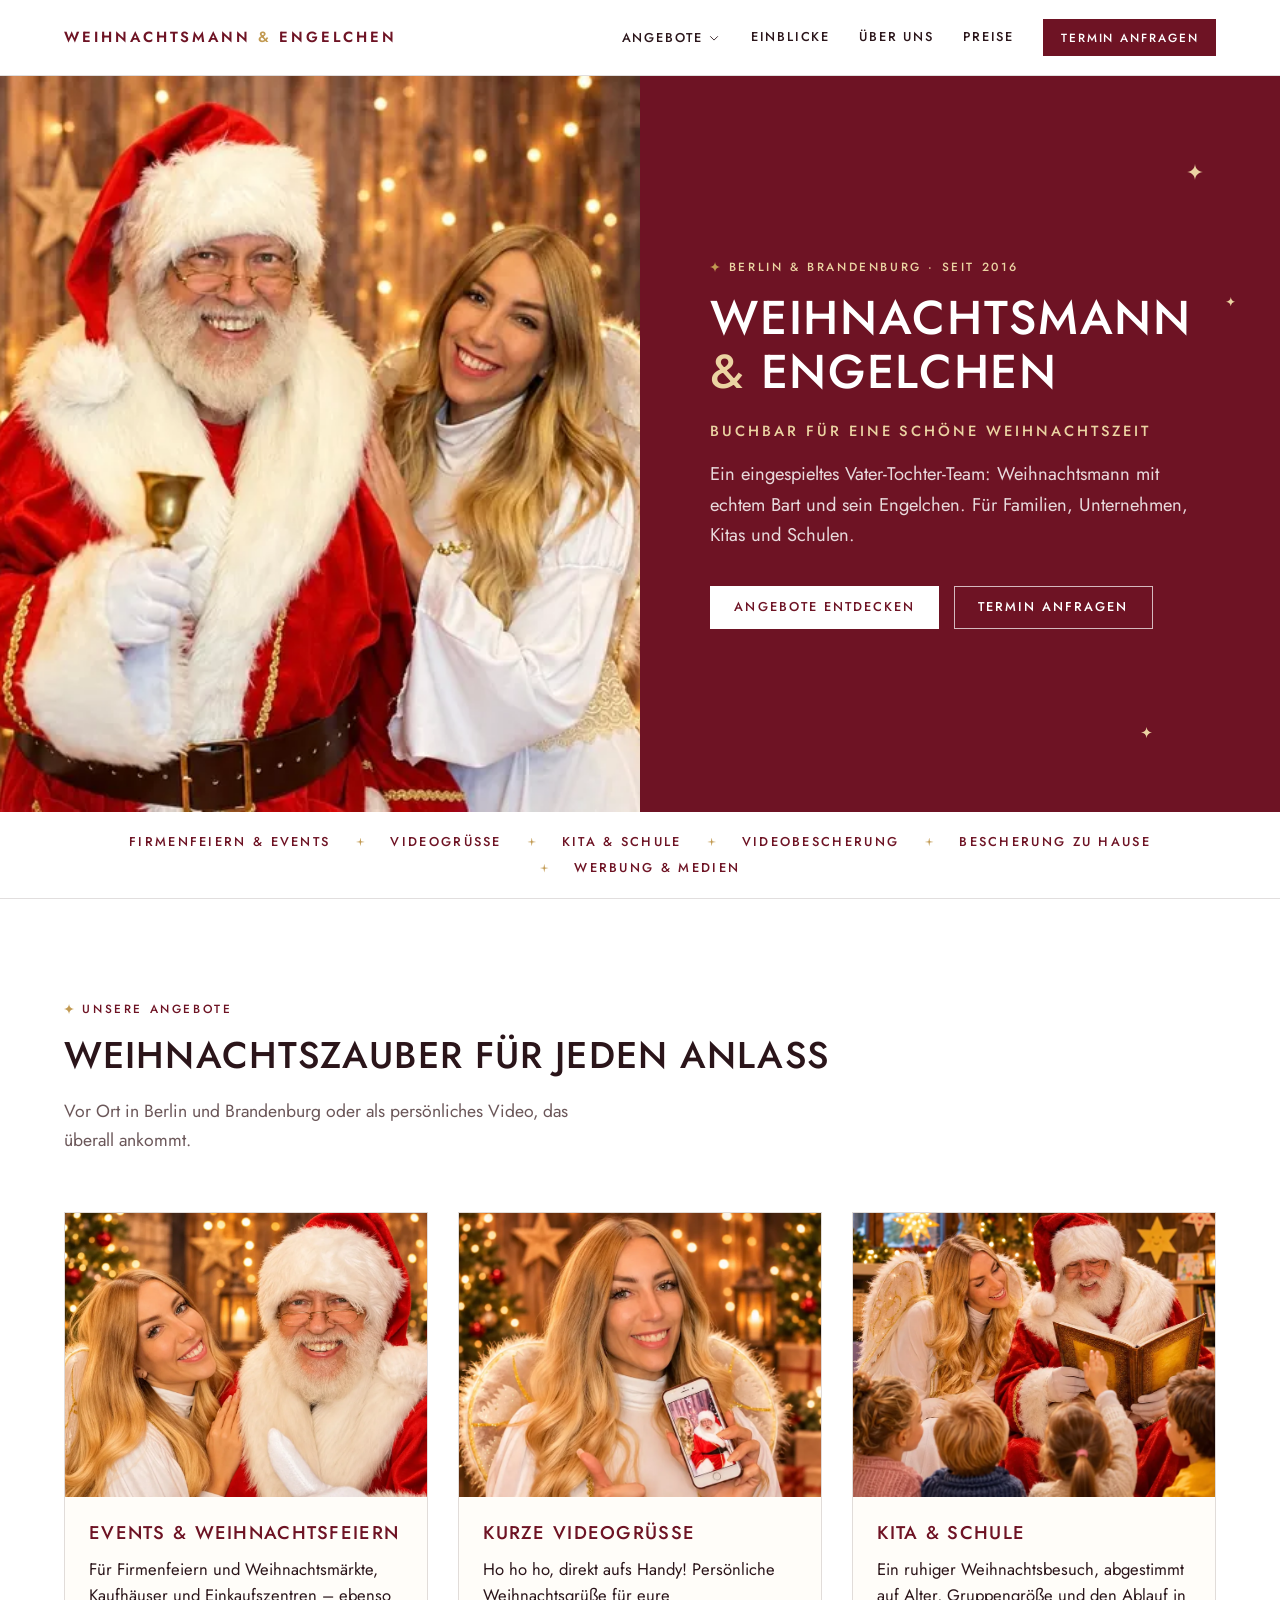
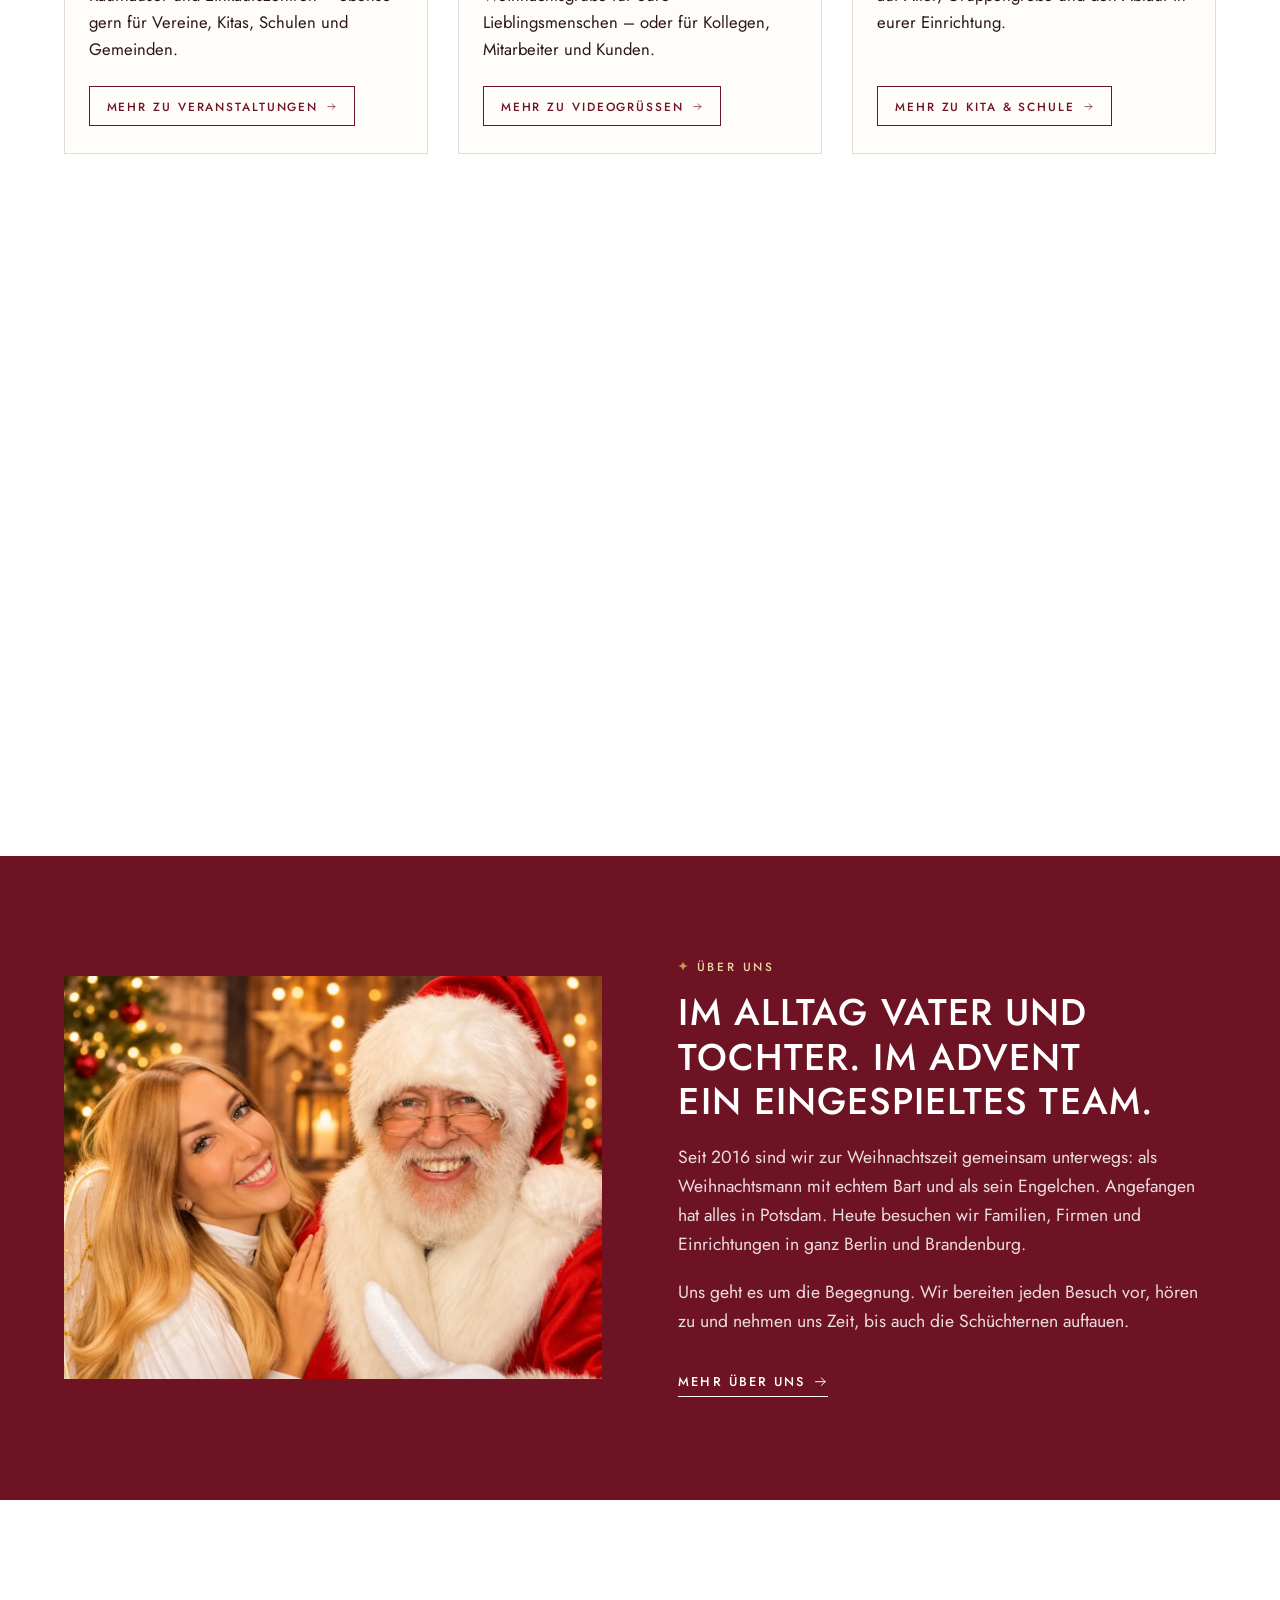
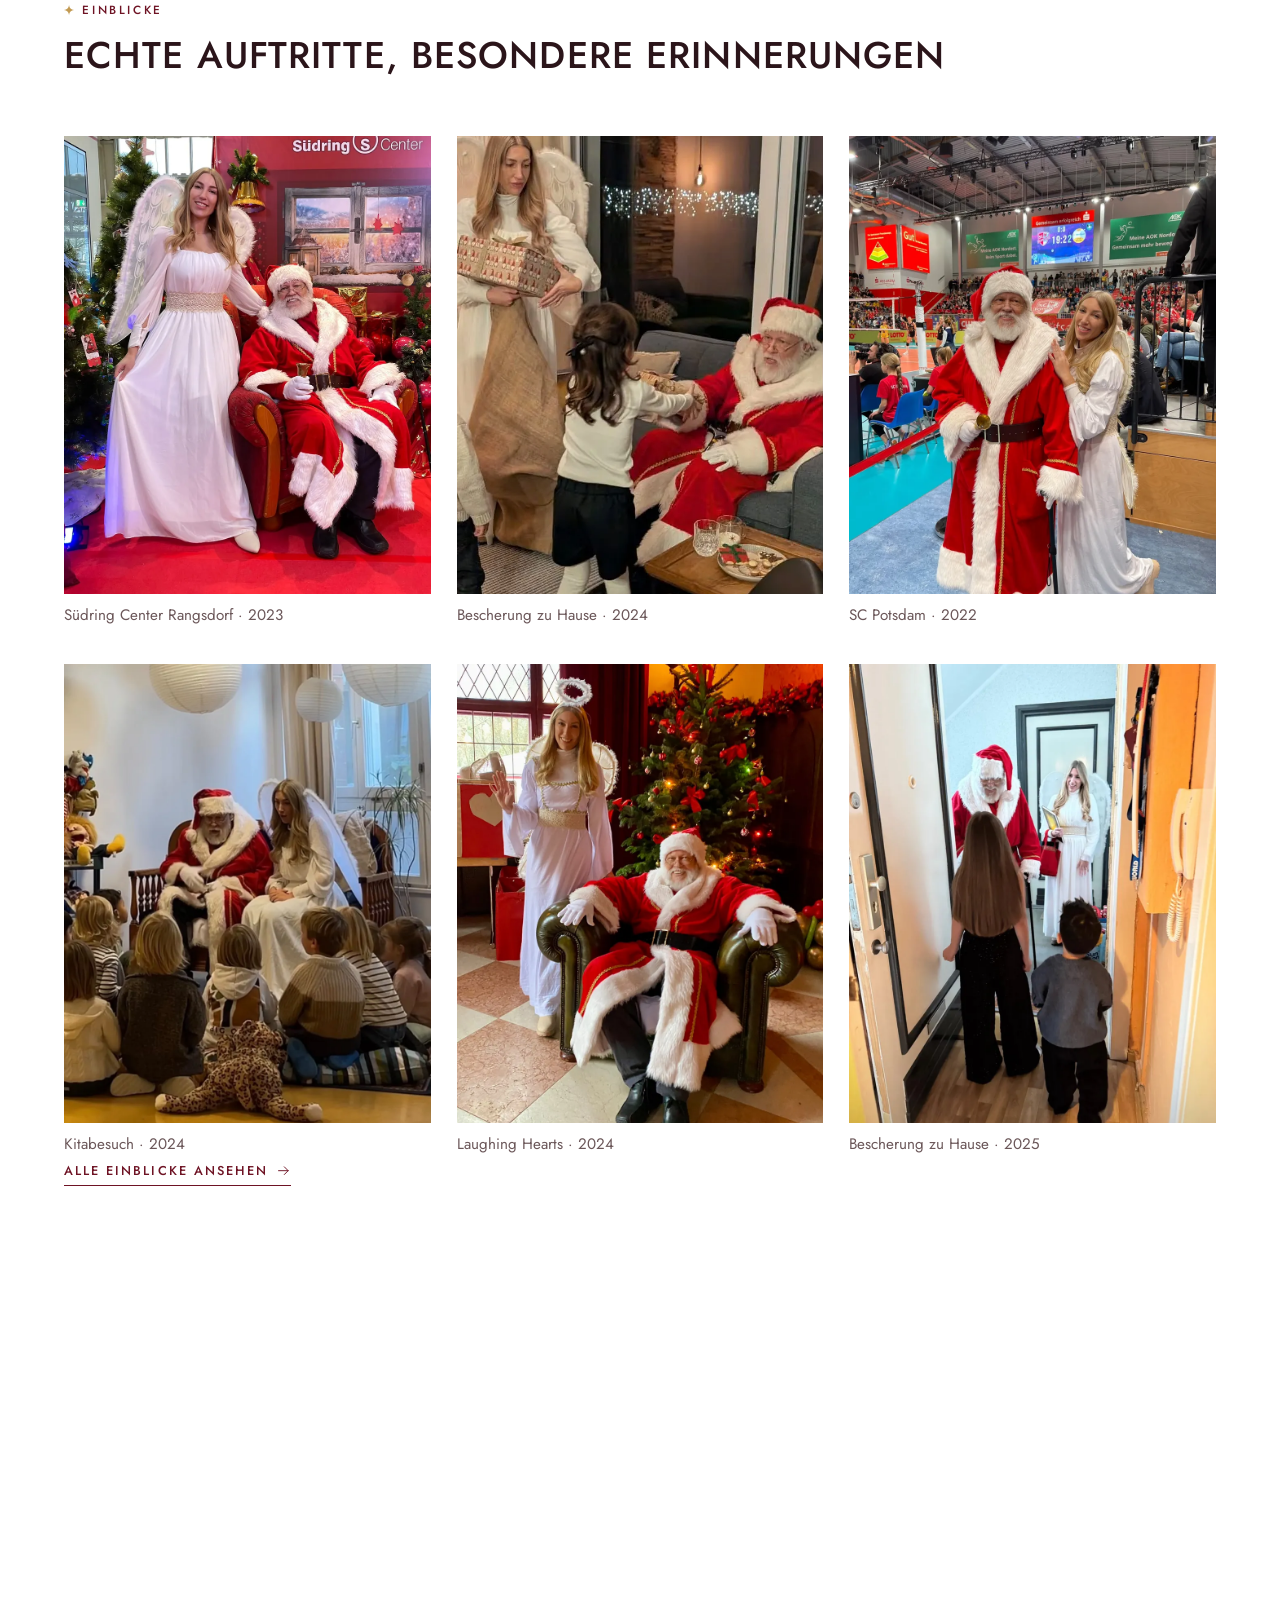
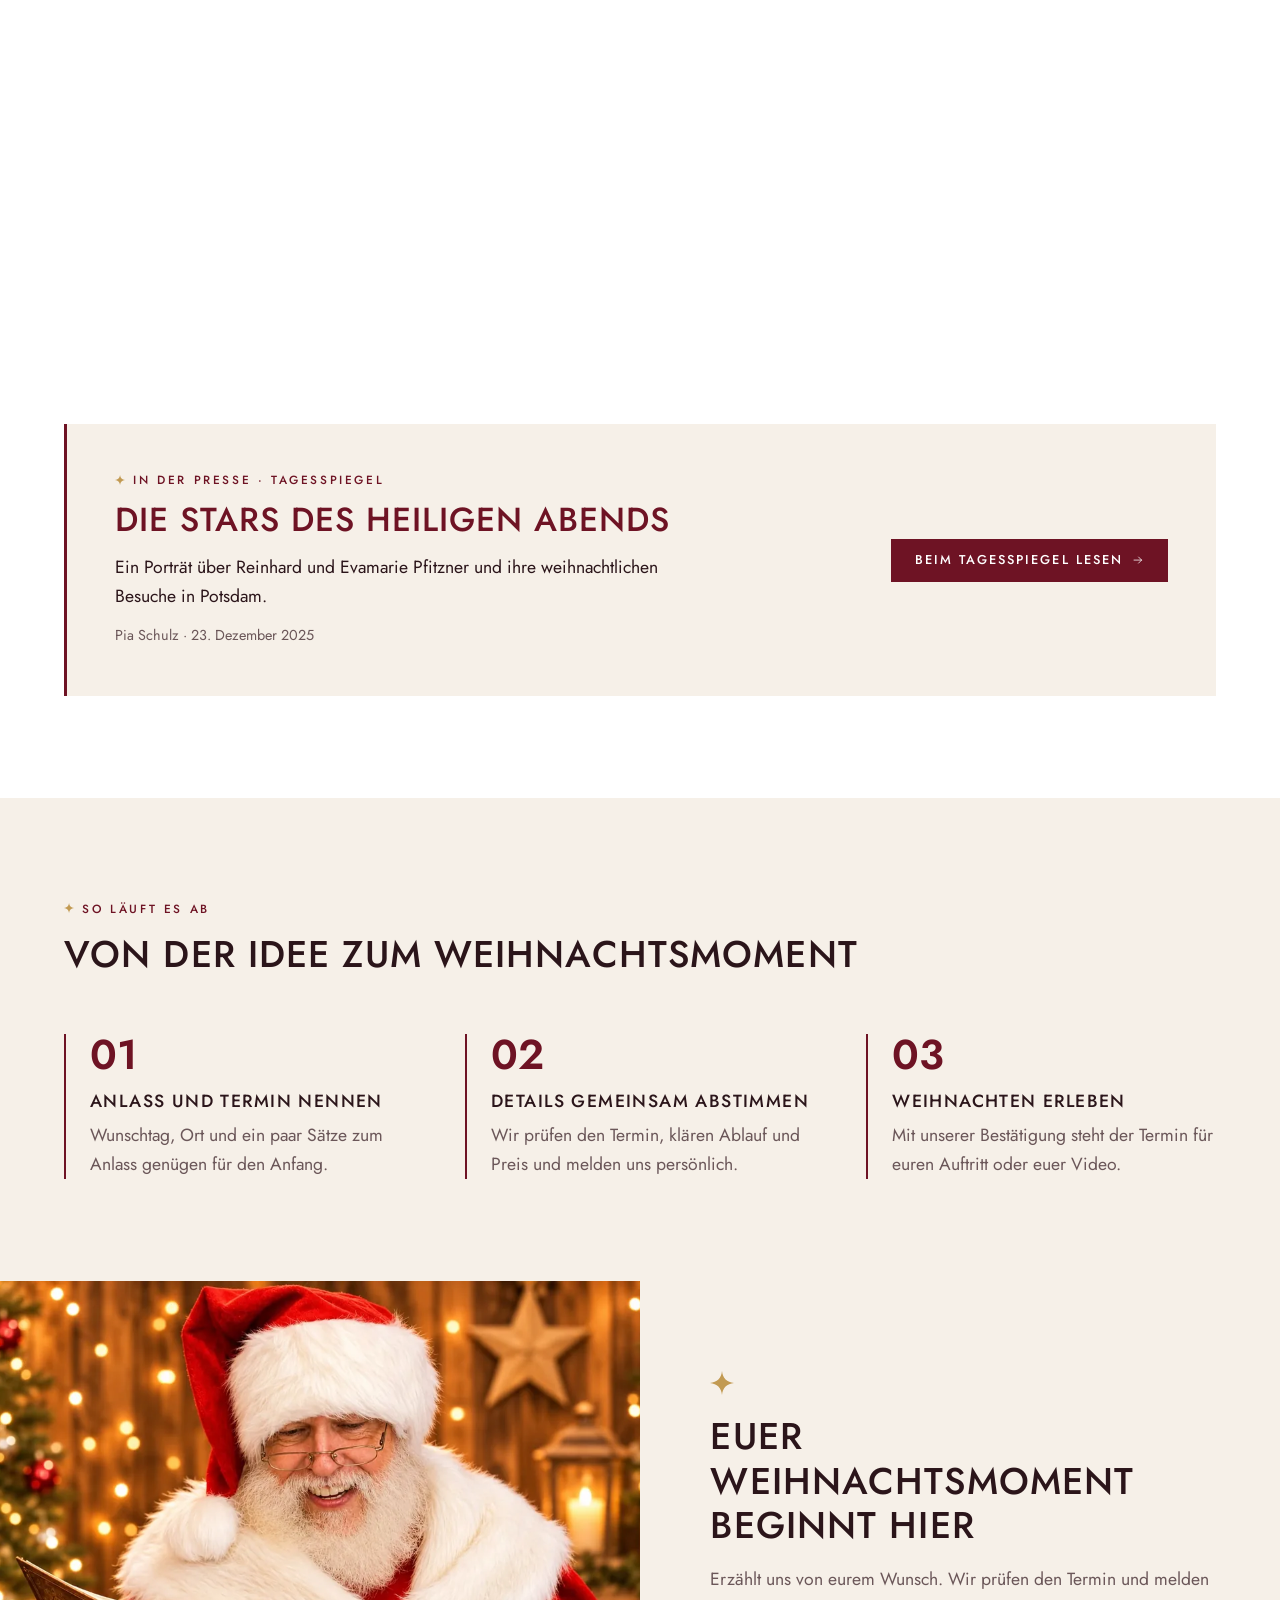
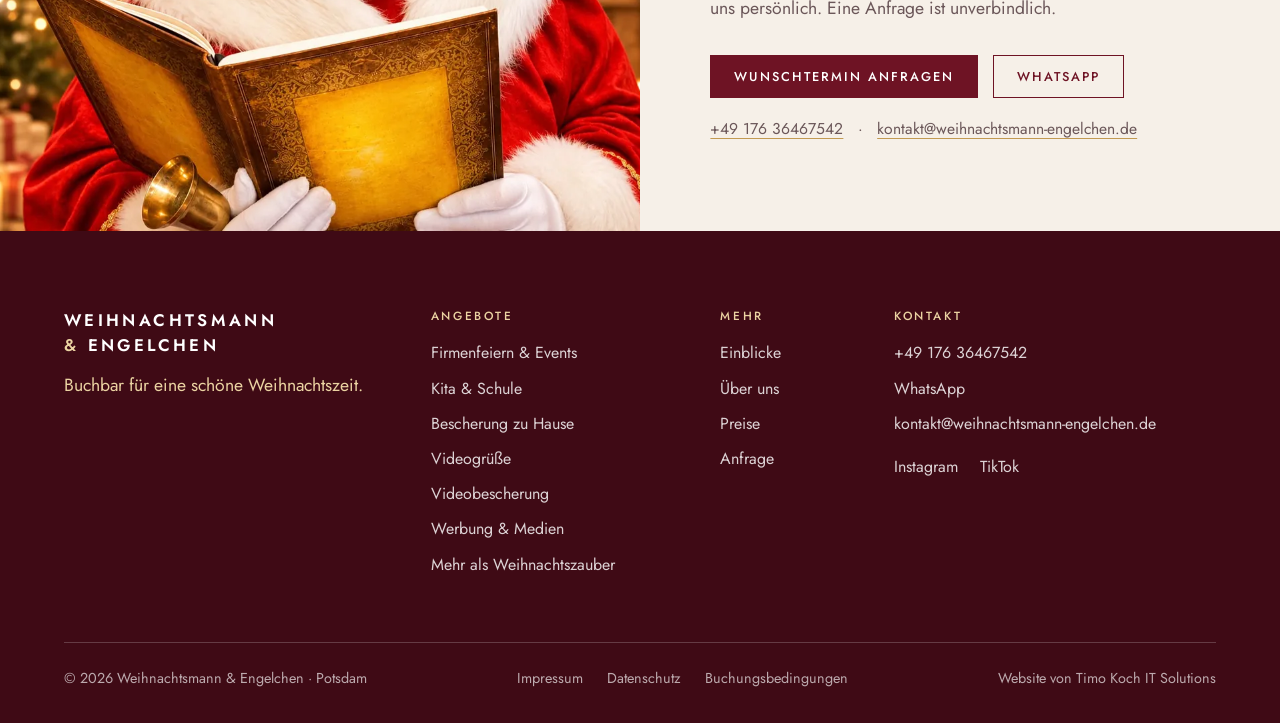
<file: index.html>
<!doctype html>
<html lang="de">
<head>
  <meta charset="utf-8">
  <meta name="viewport" content="width=device-width, initial-scale=1">
  <title>Weihnachtsmann &amp; Engelchen | Buchbar für eine schöne Weihnachtszeit</title>
  <meta name="description" content="Weihnachtsmann mit echtem Bart und sein Engelchen: ein Vater-Tochter-Team aus Potsdam, seit 2016. Firmenfeiern, Kita-Besuche, Bescherung zu Hause, Videogrüße und Videobescherung in Berlin und Brandenburg.">
  <meta name="theme-color" content="#FFFFFF">

  <meta property="og:type" content="website">
  <meta property="og:locale" content="de_DE">
  <meta property="og:title" content="Weihnachtsmann &amp; Engelchen">
  <meta property="og:description" content="Weihnachtsmann mit echtem Bart und sein Engelchen: ein Vater-Tochter-Team aus Potsdam, seit 2016. Firmenfeiern, Kita-Besuche, Bescherung zu Hause, Videogrüße und Videobescherung in Berlin und Brandenburg.">
  <meta property="og:image" content="Bilder/hero-weihnachtsmann-engelchen.webp">

  <link rel="icon" href="favicon.ico" sizes="any">
  <link rel="icon" type="image/png" sizes="32x32" href="favicon-32x32.png">
  <link rel="icon" type="image/png" sizes="16x16" href="favicon-16x16.png">
  <link rel="apple-touch-icon" sizes="180x180" href="apple-touch-icon.png">

  <link rel="preload" href="fonts/jost-variable.woff2" as="font" type="font/woff2" crossorigin>
  <link rel="stylesheet" href="css/style.css">
  <script>document.documentElement.classList.add('js');</script>
</head>
<body>

<svg class="unsichtbar" aria-hidden="true" focusable="false">
  <symbol id="stern" viewBox="0 0 24 24"><path d="M12 0c.6 7 5 11.4 12 12-7 .6-11.4 5-12 12-.6-7-5-11.4-12-12 7-.6 11.4-5 12-12z"/></symbol>
  <symbol id="pfeil" viewBox="0 0 24 24"><path d="M4 12h15M13 6l6 6-6 6" fill="none" stroke="currentColor" stroke-width="1.5" stroke-linecap="round" stroke-linejoin="round"/></symbol>
  <symbol id="winkel" viewBox="0 0 24 24"><path d="M6 9.5l6 6 6-6" fill="none" stroke="currentColor" stroke-width="1.5" stroke-linecap="round" stroke-linejoin="round"/></symbol>
  <symbol id="sprechblase" viewBox="0 0 24 24"><path d="M12 3.5a8.5 8.5 0 0 0-7.3 12.8L3.5 20.5l4.3-1.1A8.5 8.5 0 1 0 12 3.5z" fill="none" stroke="currentColor" stroke-width="1.5" stroke-linejoin="round"/></symbol>
  <symbol id="brief" viewBox="0 0 24 24"><path d="M3.5 6.5h17v11h-17zM3.5 7l8.5 6.5L20.5 7" fill="none" stroke="currentColor" stroke-width="1.5" stroke-linejoin="round"/></symbol>
  <symbol id="hoerer" viewBox="0 0 24 24"><path d="M6.2 3.8h3.1l1.5 4.2-2 1.5a11 11 0 0 0 5.7 5.7l1.5-2 4.2 1.5v3.1a2 2 0 0 1-2.2 2A16.500 16.500 0 0 1 4.200 6a2 2 0 0 1 2-2.200z" fill="none" stroke="currentColor" stroke-width="1.5" stroke-linejoin="round"/></symbol>
  <symbol id="abspielen" viewBox="0 0 24 24"><path d="M8 5.5v13l11-6.5z"/></symbol>
  <symbol id="kreuz" viewBox="0 0 24 24"><path d="M6 6l12 12M18 6L6 18" fill="none" stroke="currentColor" stroke-width="1.5" stroke-linecap="round"/></symbol>
  <symbol id="haken" viewBox="0 0 24 24"><path d="M5 12.5l4.5 4.5L19 7.500" fill="none" stroke="currentColor" stroke-width="1.6" stroke-linecap="round" stroke-linejoin="round"/></symbol>
</svg>

<a class="sprung" href="#inhalt">Zum Inhalt springen</a>

<!-- ============ Kopf ============ -->
<header class="kopf" id="kopf">
  <div class="kopf__innen">
    <a class="marke" href="./" aria-label="Weihnachtsmann &amp; Engelchen, zur Startseite">
      <span>Weihnachtsmann</span> <span><em>&amp;</em> Engelchen</span>
    </a>

    <nav class="nav" id="nav" aria-label="Hauptnavigation">
      <div class="nav__gruppe" id="nav-angebote">
        <button class="nav__link nav__auf" type="button" aria-expanded="false" aria-controls="untermenue">Angebote<svg aria-hidden="true"><use href="#winkel"/></svg></button>
        <div class="untermenue" id="untermenue">
          <div class="untermenue__spalte">
            <p class="dachzeile">Vor Ort</p>
            <a href="firmen-events/"><b>Firmenfeiern &amp; Events</b><small>Feiern, Märkte, Einkaufszentren</small></a>
            <a href="kita-schule/"><b>Kita &amp; Schule</b><small>Ruhig, kindgerecht, abgestimmt</small></a>
            <a href="bescherung/"><b>Bescherung zu Hause</b><small>Mit Goldenem Buch</small></a>
            <a href="mehr-als-weihnachtszauber/"><b>Mehr als Weihnachtszauber</b><small>Maskottchen &amp; Eventnetzwerk</small></a>
          </div>
          <div class="untermenue__spalte">
            <p class="dachzeile">Video &amp; Medien</p>
            <a href="videogruesse/"><b>Videogrüße</b><small>Kurz, direkt aufs Handy</small></a>
            <a href="videobescherung/"><b>Videobescherung</b><small>Ausführlich, fast wie vor Ort</small></a>
            <a href="werbung-medien/"><b>Werbung &amp; Medien</b><small>Foto, Film, Social Media</small></a>
          </div>
        </div>
      </div>
      <a class="nav__link" href="einblicke/">Einblicke</a>
      <a class="nav__link" href="ueber-uns/">Über uns</a>
      <a class="nav__link" href="preise/">Preise</a>
      <a class="knopf knopf--klein nav__knopf" href="anfrage/">Termin anfragen</a>
    </nav>

    <a class="knopf knopf--klein kopf__knopf" href="anfrage/">Anfragen</a>
    <button class="menue" id="menue" type="button" aria-expanded="false" aria-controls="nav">
      <span class="menue__striche" aria-hidden="true"></span>
      <span class="nur-vorlesen">Menü</span>
    </button>
  </div>
</header>

<main id="inhalt">

  <!-- ============ Hero ============ -->
  <section class="hero" aria-labelledby="titel">
    <div class="hero__bild">
      <img src="Bilder/hero-weihnachtsmann-engelchen.webp"
           srcset="Bilder/hero-weihnachtsmann-engelchen-640.webp 640w, Bilder/hero-weihnachtsmann-engelchen.webp 1073w"
           sizes="(min-width: 900px) 50vw, 100vw" width="1073" height="862" fetchpriority="high"
           alt="Der Weihnachtsmann mit Glocke und das Engelchen vor einer Holzwand mit Lichterketten">
    </div>
    <div class="hero__text">
      <p class="dachzeile"><svg aria-hidden="true"><use href="#stern"/></svg>Berlin &amp; Brandenburg · seit 2016</p>
      <h1 class="hero__titel" id="titel"><span>Weihnachtsmann</span> <span><em>&amp;</em> Engelchen</span></h1>
      <p class="hero__claim">Buchbar für eine schöne Weihnachtszeit</p>
      <p class="hero__lead">Ein eingespieltes Vater-Tochter-Team: Weihnachtsmann mit echtem Bart und sein Engelchen. Für Familien, Unternehmen, Kitas und Schulen.</p>
      <div class="hero__aktionen">
        <a class="knopf" href="#angebote">Angebote entdecken</a>
        <a class="knopf knopf--linie" href="anfrage/">Termin anfragen</a>
      </div>
      <svg class="funke funke--1" aria-hidden="true"><use href="#stern"/></svg>
      <svg class="funke funke--2" aria-hidden="true"><use href="#stern"/></svg>
      <svg class="funke funke--3" aria-hidden="true"><use href="#stern"/></svg>
    </div>
  </section>

  <!-- Auf einen Blick -->
  <ul class="blick" aria-label="Das bieten wir an">
    <li><a href="firmen-events/">Firmenfeiern &amp; Events</a></li>
    <li><a href="videogruesse/">Videogrüße</a></li>
    <li><a href="kita-schule/">Kita &amp; Schule</a></li>
    <li><a href="videobescherung/">Videobescherung</a></li>
    <li><a href="bescherung/">Bescherung zu Hause</a></li>
    <li><a href="werbung-medien/">Werbung &amp; Medien</a></li>
  </ul>

  <!-- ============ Angebote ============ -->
  <section class="abschnitt" id="angebote" aria-labelledby="angebote-titel">
    <div class="abschnitt__kopf zeig">
      <p class="dachzeile"><svg aria-hidden="true"><use href="#stern"/></svg>Unsere Angebote</p>
      <h2 class="titel" id="angebote-titel">Weihnachtszauber für jeden Anlass</h2>
      <p class="lauftext">Vor Ort in Berlin und Brandenburg oder als persönliches Video, das überall ankommt.</p>
    </div>

    <div class="akarten">
      <article class="akarte zeig">
        <a class="akarte__bild" href="firmen-events/" tabindex="-1" aria-hidden="true"><img src="Bilder/team-vater-tochter.webp" width="1200" height="900" loading="lazy" alt=""></a>
        <div class="akarte__text">
          <h3><a href="firmen-events/">Events &amp; Weihnachtsfeiern</a></h3>
          <p>Für Firmenfeiern und Weihnachtsmärkte, Kaufhäuser und Einkaufszentren – ebenso gern für Vereine, Kitas, Schulen und Gemeinden.</p>
          <a class="knopf knopf--linie knopf--klein" href="firmen-events/">Mehr zu Veranstaltungen<svg aria-hidden="true"><use href="#pfeil"/></svg></a>
        </div>
      </article>
      <article class="akarte zeig">
        <a class="akarte__bild" href="videogruesse/" tabindex="-1" aria-hidden="true"><img src="Bilder/videogruss.webp" width="900" height="675" loading="lazy" alt=""></a>
        <div class="akarte__text">
          <h3><a href="videogruesse/">Kurze Videogrüße</a></h3>
          <p>Ho ho ho, direkt aufs Handy! Persönliche Weihnachtsgrüße für eure Lieblingsmenschen – oder für Kollegen, Mitarbeiter und Kunden.</p>
          <a class="knopf knopf--linie knopf--klein" href="videogruesse/">Mehr zu Videogrüßen<svg aria-hidden="true"><use href="#pfeil"/></svg></a>
        </div>
      </article>
      <article class="akarte zeig">
        <a class="akarte__bild" href="kita-schule/" tabindex="-1" aria-hidden="true"><img src="Bilder/kita-vorlesen.webp" width="900" height="675" loading="lazy" alt=""></a>
        <div class="akarte__text">
          <h3><a href="kita-schule/">Kita &amp; Schule</a></h3>
          <p>Ein ruhiger Weihnachtsbesuch, abgestimmt auf Alter, Gruppengröße und den Ablauf in eurer Einrichtung.</p>
          <a class="knopf knopf--linie knopf--klein" href="kita-schule/">Mehr zu Kita &amp; Schule<svg aria-hidden="true"><use href="#pfeil"/></svg></a>
        </div>
      </article>
      <article class="akarte zeig">
        <a class="akarte__bild" href="videobescherung/" tabindex="-1" aria-hidden="true"><img src="Bilder/videobotschaft.webp" width="900" height="675" loading="lazy" alt=""></a>
        <div class="akarte__text">
          <h3><a href="videobescherung/">Persönliche Videobescherung</a></h3>
          <p>Der Weihnachtszauber kommt per Video: eine ausführliche Bescherung für euch und eure Kinder. Persönlich auf euch abgestimmt – fast wie vor Ort.</p>
          <a class="knopf knopf--linie knopf--klein" href="videobescherung/">Mehr zur Videobescherung<svg aria-hidden="true"><use href="#pfeil"/></svg></a>
        </div>
      </article>
      <article class="akarte zeig">
        <a class="akarte__bild" href="bescherung/" tabindex="-1" aria-hidden="true"><img src="Bilder/goldenes-buch.webp" width="1100" height="825" loading="lazy" alt=""></a>
        <div class="akarte__text">
          <h3><a href="bescherung/">Bescherung zu Hause</a></h3>
          <p>Ein persönlicher Besuch mit goldenem Buch und einer Bescherung nach euren Wünschen – in Berlin und Brandenburg. Auch am 25. und 26. Dezember, weitere Tage auf Anfrage.</p>
          <a class="knopf knopf--linie knopf--klein" href="bescherung/">Mehr zur Bescherung<svg aria-hidden="true"><use href="#pfeil"/></svg></a>
        </div>
      </article>
      <article class="akarte zeig">
        <a class="akarte__bild" href="werbung-medien/" tabindex="-1" aria-hidden="true"><img src="Bilder/werbung-medien.webp" width="900" height="675" loading="lazy" alt=""></a>
        <div class="akarte__text">
          <h3><a href="werbung-medien/">Werbung &amp; Medien</a></h3>
          <p>Buchbar für Fotoshootings, Film und Fernsehen sowie persönliche Werbevideos und Beiträge für soziale Medien.</p>
          <a class="knopf knopf--linie knopf--klein" href="werbung-medien/">Mehr zu Werbung &amp; Medien<svg aria-hidden="true"><use href="#pfeil"/></svg></a>
        </div>
      </article>
    </div>
  </section>

  <!-- ============ Über uns ============ -->
  <section class="abschnitt band" id="ueber-uns" aria-labelledby="ueber-titel">
    <div class="band__raster">
      <div class="band__bild zeig">
        <img src="Bilder/team-vater-tochter.webp" width="1200" height="900" loading="lazy" alt="Das Engelchen lehnt sich lachend an die Schulter des Weihnachtsmanns">
      </div>
      <div class="zeig">
        <p class="dachzeile"><svg aria-hidden="true"><use href="#stern"/></svg>Über uns</p>
        <h2 class="titel" id="ueber-titel">Im Alltag Vater und Tochter. Im Advent ein eingespieltes Team.</h2>
        <p>Seit 2016 sind wir zur Weihnachtszeit gemeinsam unterwegs: als Weihnachtsmann mit echtem Bart und als sein Engelchen. Angefangen hat alles in Potsdam. Heute besuchen wir Familien, Firmen und Einrichtungen in ganz Berlin und Brandenburg.</p>
        <p>Uns geht es um die Begegnung. Wir bereiten jeden Besuch vor, hören zu und nehmen uns Zeit, bis auch die Schüchternen auftauen.</p>
        <a class="textlink textlink--hell" href="ueber-uns/">Mehr über uns<svg aria-hidden="true"><use href="#pfeil"/></svg></a>
      </div>
    </div>
  </section>

  <!-- ============ Einblicke ============ -->
  <section class="abschnitt" id="einblicke" aria-labelledby="einblicke-titel">
    <div class="abschnitt__kopf zeig">
      <p class="dachzeile"><svg aria-hidden="true"><use href="#stern"/></svg>Einblicke</p>
      <h2 class="titel" id="einblicke-titel">Echte Auftritte, besondere Erinnerungen</h2>
    </div>
    <div class="bilder zeig">
      <figure><span class="bilder__foto"><img src="Bilder/einblick-suedring-center-2023.webp" width="900" height="1261" loading="lazy" alt="Weihnachtsmann im Sessel und Engelchen auf der Bühne im Südring Center"></span><figcaption>Südring Center Rangsdorf · 2023</figcaption></figure>
      <figure><span class="bilder__foto"><img src="Bilder/einblick-bescherung-2024.webp" width="597" height="796" loading="lazy" alt="Ein Kind reicht dem Weihnachtsmann im Wohnzimmer die Hand"></span><figcaption>Bescherung zu Hause · 2024</figcaption></figure>
      <figure><span class="bilder__foto"><img src="Bilder/einblick-sc-potsdam-2022.webp" width="900" height="1200" loading="lazy" alt="Weihnachtsmann und Engelchen in der Halle des SC Potsdam"></span><figcaption>SC Potsdam · 2022</figcaption></figure>
      <figure><span class="bilder__foto"><img src="Bilder/einblick-kitabesuch-2024.webp" width="900" height="1200" loading="lazy" alt="Kinder sitzen im Halbkreis vor dem Weihnachtsmann und dem Engelchen"></span><figcaption>Kitabesuch · 2024</figcaption></figure>
      <figure><span class="bilder__foto"><img src="Bilder/einblick-laughing-hearts-2024.webp" width="900" height="1200" loading="lazy" alt="Engelchen neben dem Weihnachtsmann im Ledersessel vor einem geschmückten Baum"></span><figcaption>Laughing Hearts · 2024</figcaption></figure>
      <figure><span class="bilder__foto"><img src="Bilder/einblick-bescherung-2025.webp" width="900" height="1175" loading="lazy" alt="Weihnachtsmann und Engelchen an der Wohnungstür, zwei Kinder öffnen"></span><figcaption>Bescherung zu Hause · 2025</figcaption></figure>
    </div>
    <p class="mehr innen zeig"><a class="textlink" href="einblicke/">Alle Einblicke ansehen<svg aria-hidden="true"><use href="#pfeil"/></svg></a></p>
  </section>

  <!-- ============ Zu Gast bei ============ -->
  <section class="abschnitt" aria-labelledby="gast-titel" style="padding-top:0">
    <div class="abschnitt__kopf zeig">
      <p class="dachzeile"><svg aria-hidden="true"><use href="#stern"/></svg>Referenzen</p>
      <h2 class="titel" id="gast-titel">Zu Gast bei</h2>
    </div>
    <ul class="logos zeig">
      <li><img src="Bilder/logos/forum-steglitz.webp" width="360" height="210" loading="lazy" alt="Forum Steglitz"></li>
      <li><img src="Bilder/logos/rathaus-center-pankow.webp" width="360" height="210" loading="lazy" alt="Rathaus-Center Pankow"></li>
      <li><img src="Bilder/logos/suedring-center.webp" width="360" height="210" loading="lazy" alt="Südring Center"></li>
      <li><img src="Bilder/logos/edeka-center-no1.webp" width="360" height="210" loading="lazy" alt="EDEKA Center No.1"></li>
      <li><img src="Bilder/logos/thalia.webp" width="360" height="210" loading="lazy" alt="Thalia"></li>
      <li><img src="Bilder/logos/laughing-hearts.webp" width="360" height="210" loading="lazy" alt="Laughing Hearts"></li>
      <li><img src="Bilder/logos/sc-potsdam.webp" width="360" height="210" loading="lazy" alt="SC Potsdam"></li>
      <li><img src="Bilder/logos/wsd-permanent-security.webp" width="360" height="210" loading="lazy" alt="WSD permanent security"></li>
      <li><img src="Bilder/logos/potsdamer-neueste-nachrichten.webp" width="360" height="210" loading="lazy" alt="Potsdamer Neueste Nachrichten"></li>
      <li><img src="Bilder/logos/gemeinde-kleinmachnow.webp" width="360" height="210" loading="lazy" alt="Gemeinde Kleinmachnow"></li>
      <li><img src="Bilder/logos/riller-schnauck.webp" width="360" height="210" loading="lazy" alt="Riller &amp; Schnauck"></li>
      <li><img src="Bilder/logos/charity-promi-pack.webp" width="360" height="210" loading="lazy" alt="Maximilian Seitz Charity Promi Pack"></li>
      <li><img src="Bilder/logos/schultheiss-quartier.webp" width="360" height="210" loading="lazy" alt="Schultheiss Quartier"></li>
      <li><img src="Bilder/logos/gropius-passagen.webp" width="360" height="210" loading="lazy" alt="Gropius Passagen"></li>
      <li><img src="Bilder/logos/lieferando.webp" width="360" height="210" loading="lazy" alt="Lieferando"></li>
    </ul>
  </section>

  <!-- ============ Presse ============ -->
  <section class="abschnitt" aria-labelledby="presse-titel">
    <div class="presse-karte zeig">
      <div>
        <p class="dachzeile"><svg aria-hidden="true"><use href="#stern"/></svg>In der Presse · Tagesspiegel</p>
        <h2 id="presse-titel">Die Stars des Heiligen Abends</h2>
        <p>Ein Porträt über Reinhard und Evamarie Pfitzner und ihre weihnachtlichen Besuche in Potsdam.</p>
        <p class="presse__autor">Pia Schulz · 23. Dezember 2025</p>
      </div>
      <a class="knopf" href="https://www.tagesspiegel.de/potsdam/landeshauptstadt/die-stars-des-heiligen-abends-vater-und-tochter-bringen-potsdamer-kinderaugen-zum-leuchten--als-weihnachtsmann-und-engel-15067483.html" target="_blank" rel="noopener">Beim Tagesspiegel lesen<svg aria-hidden="true"><use href="#pfeil"/></svg></a>
    </div>
  </section>

  <!-- ============ Ablauf ============ -->
  <section class="abschnitt abschnitt--leinen" id="ablauf" aria-labelledby="ablauf-titel">
    <div class="abschnitt__kopf zeig">
      <p class="dachzeile"><svg aria-hidden="true"><use href="#stern"/></svg>So läuft es ab</p>
      <h2 class="titel" id="ablauf-titel">Von der Idee zum Weihnachtsmoment</h2>
    </div>
    <ol class="schritte">
      <li class="schritt zeig"><span class="schritt__nr" aria-hidden="true">1</span><h3>Anlass und Termin nennen</h3><p>Wunschtag, Ort und ein paar Sätze zum Anlass genügen für den Anfang.</p></li>
      <li class="schritt zeig"><span class="schritt__nr" aria-hidden="true">2</span><h3>Details gemeinsam abstimmen</h3><p>Wir prüfen den Termin, klären Ablauf und Preis und melden uns persönlich.</p></li>
      <li class="schritt zeig"><span class="schritt__nr" aria-hidden="true">3</span><h3>Weihnachten erleben</h3><p>Mit unserer Bestätigung steht der Termin für euren Auftritt oder euer Video.</p></li>
    </ol>
  </section>

  <!-- ============ Anfrage ============ -->
  <section class="schluss" id="anfrage" aria-labelledby="anfrage-titel">
    <div class="schluss__bild">
      <img src="Bilder/goldenes-buch.webp" width="1100" height="825" loading="lazy" alt="Der Weihnachtsmann liest lächelnd aus dem Goldenen Buch">
    </div>
    <div class="schluss__text zeig">
      <svg class="schluss__stern" aria-hidden="true"><use href="#stern"/></svg>
      <h2 class="titel" id="anfrage-titel">Euer Weihnachtsmoment beginnt hier</h2>
      <p>Erzählt uns von eurem Wunsch. Wir prüfen den Termin und melden uns persönlich. Eine Anfrage ist unverbindlich.</p>
      <div class="schluss__aktionen">
        <a class="knopf" href="anfrage/">Wunschtermin anfragen</a>
        <a class="knopf knopf--linie" href="https://wa.me/4917636467542" target="_blank" rel="noopener">WhatsApp</a>
      </div>
      <p class="schluss__kontakt"><a href="tel:+4917636467542">+49 176 36467542</a><span aria-hidden="true">·</span><a href="mailto:kontakt@weihnachtsmann-engelchen.de">kontakt@weihnachtsmann-engelchen.de</a></p>
    </div>
  </section>
</main>

<!-- ============ Fuß ============ -->
<footer class="fuss">
  <div class="fuss__innen">
    <div class="fuss__marke">
      <p class="fuss__name">Weihnachtsmann <em>&amp;</em>&nbsp;Engelchen</p>
      <p class="fuss__spruch">Buchbar für eine schöne Weihnachtszeit.</p>
    </div>

    <nav class="fuss__spalte" aria-label="Angebote">
      <p class="dachzeile">Angebote</p>
      <a href="firmen-events/">Firmenfeiern &amp; Events</a>
      <a href="kita-schule/">Kita &amp; Schule</a>
      <a href="bescherung/">Bescherung zu Hause</a>
      <a href="videogruesse/">Videogrüße</a>
      <a href="videobescherung/">Videobescherung</a>
      <a href="werbung-medien/">Werbung &amp; Medien</a>
      <a href="mehr-als-weihnachtszauber/">Mehr als Weihnachtszauber</a>
    </nav>

    <nav class="fuss__spalte" aria-label="Weitere Seiten">
      <p class="dachzeile">Mehr</p>
      <a href="einblicke/">Einblicke</a>
      <a href="ueber-uns/">Über uns</a>
      <a href="preise/">Preise</a>
      <a href="anfrage/">Anfrage</a>
    </nav>

    <div class="fuss__spalte">
      <p class="dachzeile">Kontakt</p>
      <a href="tel:+4917636467542">+49 176 36467542</a>
      <a href="https://wa.me/4917636467542" target="_blank" rel="noopener">WhatsApp</a>
      <a href="mailto:kontakt@weihnachtsmann-engelchen.de">kontakt@weihnachtsmann-engelchen.de</a>
      <span class="fuss__sozial"><a href="https://www.instagram.com/weihnachtsmann_und_engelchen/" target="_blank" rel="noopener">Instagram</a><a href="https://www.tiktok.com/@weihnachtsmann_und_engel" target="_blank" rel="noopener">TikTok</a></span>
    </div>
  </div>

  <div class="fuss__unten">
    <p>© <span data-jahr>2026</span> Weihnachtsmann &amp; Engelchen · Potsdam</p>
    <p class="fuss__recht">
      <a href="impressum/">Impressum</a>
      <a href="datenschutz/">Datenschutz</a>
      <a href="buchungsbedingungen/">Buchungsbedingungen</a>
    </p>
    <p class="fuss__dank">Website von <a href="https://timokochitsolutions.de" target="_blank" rel="noopener">Timo Koch IT Solutions</a></p>
  </div>
</footer>

<a class="wa" id="wa" href="https://wa.me/4917636467542" target="_blank" rel="noopener" aria-label="Per WhatsApp schreiben">
  <svg aria-hidden="true"><use href="#sprechblase"/></svg><span>WhatsApp</span>
</a>

<script src="js/main.js" defer></script>
</body>
</html>
</file>
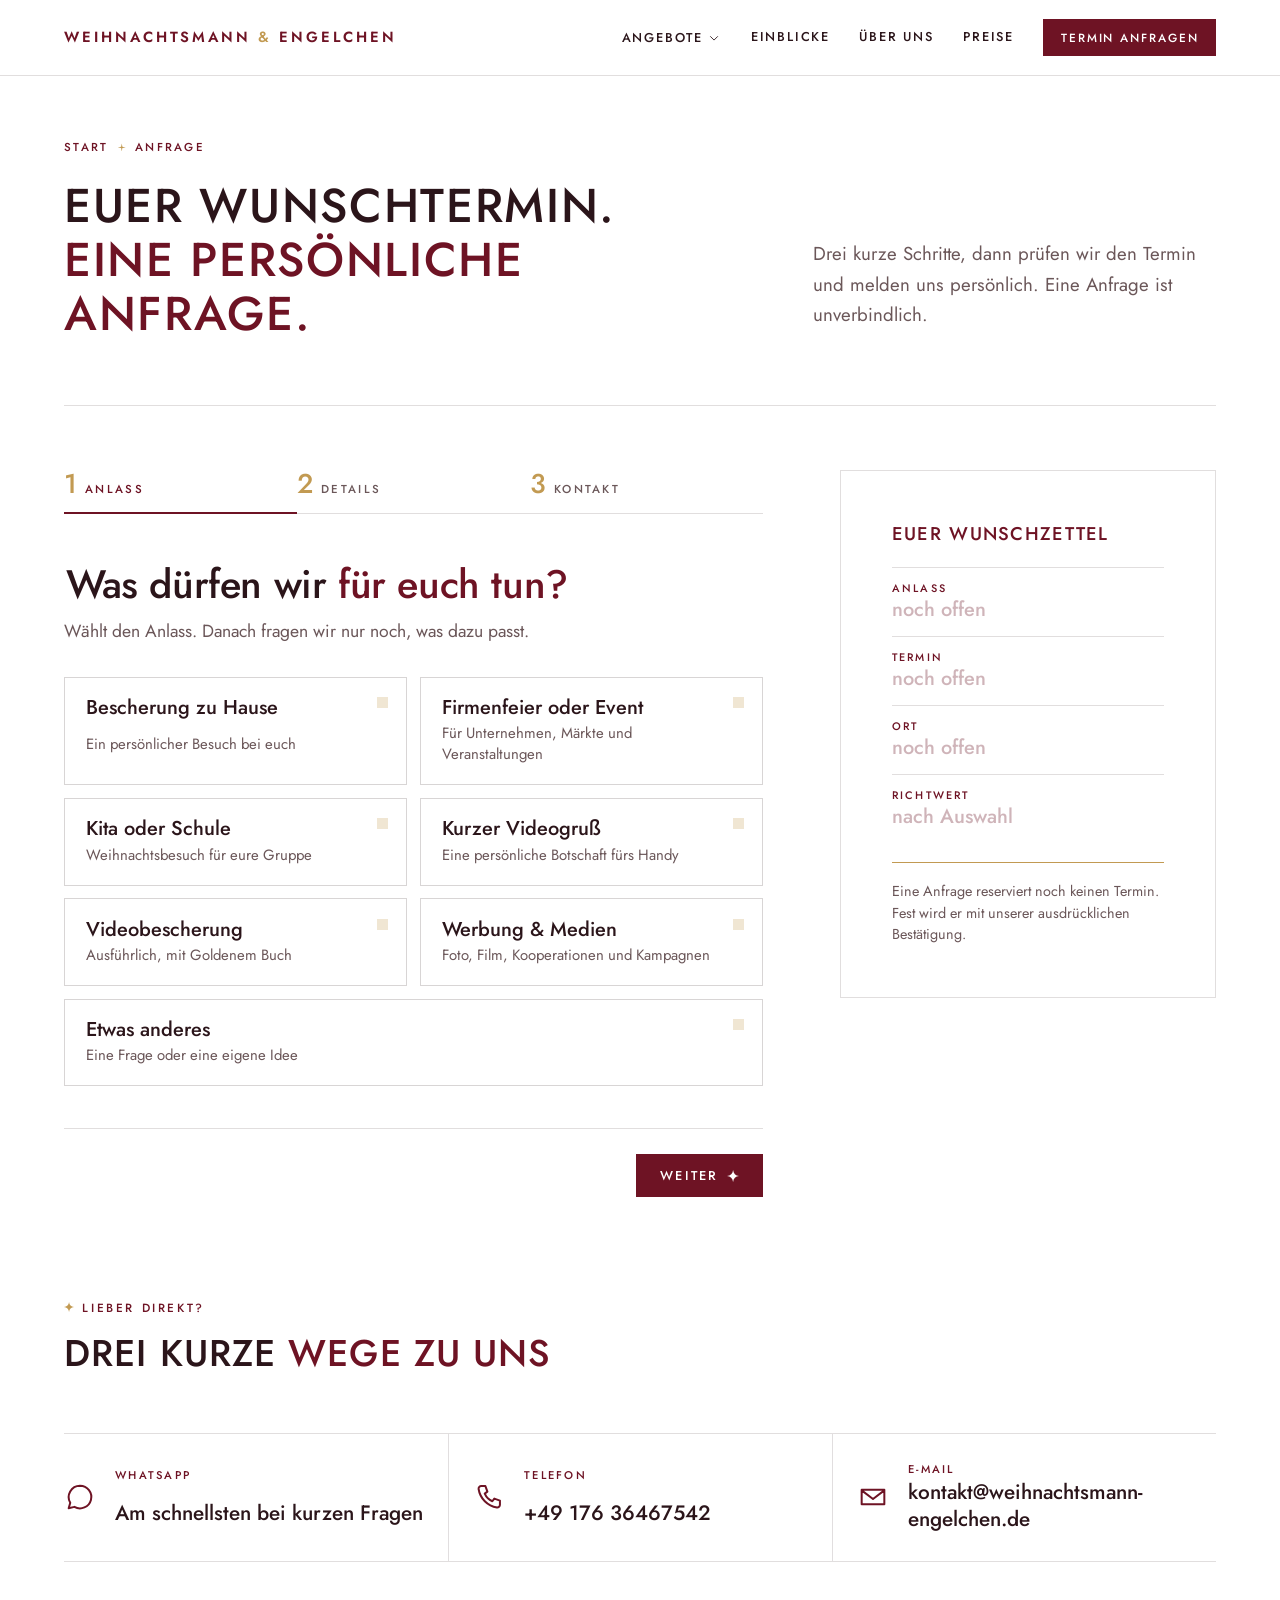
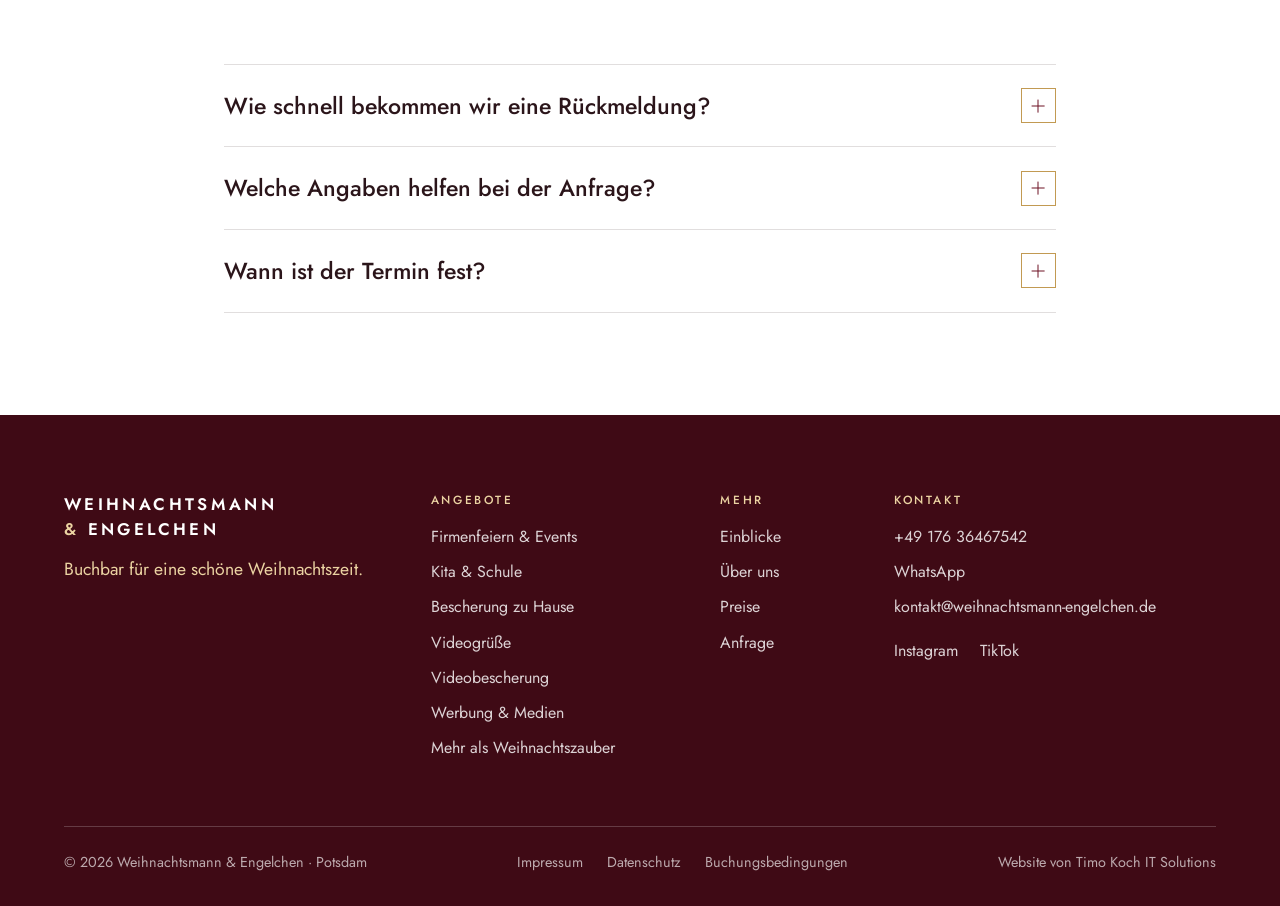
<file: anfrage/index.html>
<!doctype html>
<html lang="de">
<head>
  <meta charset="utf-8">
  <meta name="viewport" content="width=device-width, initial-scale=1">
  <title>Anfrage | Weihnachtsmann &amp; Engelchen</title>
  <meta name="description" content="Wunschtermin bei Weihnachtsmann und Engelchen anfragen: Bescherung zu Hause, Firmenfeier, Kita-Besuch oder persönliches Video. Unverbindlich in drei kurzen Schritten.">
  <meta name="theme-color" content="#FFFFFF">

  <meta property="og:type" content="website">
  <meta property="og:locale" content="de_DE">
  <meta property="og:title" content="Anfrage">
  <meta property="og:description" content="Wunschtermin bei Weihnachtsmann und Engelchen anfragen: Bescherung zu Hause, Firmenfeier, Kita-Besuch oder persönliches Video. Unverbindlich in drei kurzen Schritten.">
  <meta property="og:image" content="../Bilder/hero-weihnachtsmann-engelchen.webp">

  <link rel="icon" href="../favicon.ico" sizes="any">
  <link rel="icon" type="image/png" sizes="32x32" href="../favicon-32x32.png">
  <link rel="icon" type="image/png" sizes="16x16" href="../favicon-16x16.png">
  <link rel="apple-touch-icon" sizes="180x180" href="../apple-touch-icon.png">

  <link rel="preload" href="../fonts/jost-variable.woff2" as="font" type="font/woff2" crossorigin>
  <link rel="stylesheet" href="../css/style.css">
  <link rel="stylesheet" href="../css/seiten.css">
  <script>document.documentElement.classList.add('js');</script>
</head>
<body>

<svg class="unsichtbar" aria-hidden="true" focusable="false">
  <symbol id="stern" viewBox="0 0 24 24"><path d="M12 0c.6 7 5 11.4 12 12-7 .6-11.4 5-12 12-.6-7-5-11.4-12-12 7-.6 11.4-5 12-12z"/></symbol>
  <symbol id="pfeil" viewBox="0 0 24 24"><path d="M4 12h15M13 6l6 6-6 6" fill="none" stroke="currentColor" stroke-width="1.5" stroke-linecap="round" stroke-linejoin="round"/></symbol>
  <symbol id="winkel" viewBox="0 0 24 24"><path d="M6 9.5l6 6 6-6" fill="none" stroke="currentColor" stroke-width="1.5" stroke-linecap="round" stroke-linejoin="round"/></symbol>
  <symbol id="sprechblase" viewBox="0 0 24 24"><path d="M12 3.5a8.5 8.5 0 0 0-7.3 12.8L3.5 20.5l4.3-1.1A8.5 8.5 0 1 0 12 3.5z" fill="none" stroke="currentColor" stroke-width="1.5" stroke-linejoin="round"/></symbol>
  <symbol id="brief" viewBox="0 0 24 24"><path d="M3.5 6.5h17v11h-17zM3.5 7l8.5 6.5L20.5 7" fill="none" stroke="currentColor" stroke-width="1.5" stroke-linejoin="round"/></symbol>
  <symbol id="hoerer" viewBox="0 0 24 24"><path d="M6.2 3.8h3.1l1.5 4.2-2 1.5a11 11 0 0 0 5.7 5.7l1.5-2 4.2 1.5v3.1a2 2 0 0 1-2.2 2A16.500 16.500 0 0 1 4.200 6a2 2 0 0 1 2-2.200z" fill="none" stroke="currentColor" stroke-width="1.5" stroke-linejoin="round"/></symbol>
  <symbol id="abspielen" viewBox="0 0 24 24"><path d="M8 5.5v13l11-6.5z"/></symbol>
  <symbol id="kreuz" viewBox="0 0 24 24"><path d="M6 6l12 12M18 6L6 18" fill="none" stroke="currentColor" stroke-width="1.5" stroke-linecap="round"/></symbol>
  <symbol id="haken" viewBox="0 0 24 24"><path d="M5 12.5l4.5 4.5L19 7.500" fill="none" stroke="currentColor" stroke-width="1.6" stroke-linecap="round" stroke-linejoin="round"/></symbol>
</svg>

<a class="sprung" href="#inhalt">Zum Inhalt springen</a>

<!-- ============ Kopf ============ -->
<header class="kopf" id="kopf">
  <div class="kopf__innen">
    <a class="marke" href="../" aria-label="Weihnachtsmann &amp; Engelchen, zur Startseite">
      <span>Weihnachtsmann</span> <span><em>&amp;</em> Engelchen</span>
    </a>

    <nav class="nav" id="nav" aria-label="Hauptnavigation">
      <div class="nav__gruppe" id="nav-angebote">
        <button class="nav__link nav__auf" type="button" aria-expanded="false" aria-controls="untermenue">Angebote<svg aria-hidden="true"><use href="#winkel"/></svg></button>
        <div class="untermenue" id="untermenue">
          <div class="untermenue__spalte">
            <p class="dachzeile">Vor Ort</p>
            <a href="../firmen-events/"><b>Firmenfeiern &amp; Events</b><small>Feiern, Märkte, Einkaufszentren</small></a>
            <a href="../kita-schule/"><b>Kita &amp; Schule</b><small>Ruhig, kindgerecht, abgestimmt</small></a>
            <a href="../bescherung/"><b>Bescherung zu Hause</b><small>Mit Goldenem Buch</small></a>
            <a href="../mehr-als-weihnachtszauber/"><b>Mehr als Weihnachtszauber</b><small>Maskottchen &amp; Eventnetzwerk</small></a>
          </div>
          <div class="untermenue__spalte">
            <p class="dachzeile">Video &amp; Medien</p>
            <a href="../videogruesse/"><b>Videogrüße</b><small>Kurz, direkt aufs Handy</small></a>
            <a href="../videobescherung/"><b>Videobescherung</b><small>Ausführlich, fast wie vor Ort</small></a>
            <a href="../werbung-medien/"><b>Werbung &amp; Medien</b><small>Foto, Film, Social Media</small></a>
          </div>
        </div>
      </div>
      <a class="nav__link" href="../einblicke/">Einblicke</a>
      <a class="nav__link" href="../ueber-uns/">Über uns</a>
      <a class="nav__link" href="../preise/">Preise</a>
      <a class="knopf knopf--klein nav__knopf" href="../anfrage/">Termin anfragen</a>
    </nav>

    <a class="knopf knopf--klein kopf__knopf" href="../anfrage/">Anfragen</a>
    <button class="menue" id="menue" type="button" aria-expanded="false" aria-controls="nav">
      <span class="menue__striche" aria-hidden="true"></span>
      <span class="nur-vorlesen">Menü</span>
    </button>
  </div>
</header>

<main id="inhalt">

  <section class="seitenkopf seitenkopf--text" aria-labelledby="seitentitel">
    <span class="seitenkopf__zier" aria-hidden="true">&amp;</span>
    <div class="seitenkopf__innen">
      <div>
        <ol class="pfad" aria-label="Ihr seid hier">
          <li><a href="../">Start</a></li>
          <li>Anfrage</li>
        </ol>
        <h1 class="seitenkopf__titel" id="seitentitel">Euer Wunschtermin. <em>Eine persönliche Anfrage.</em></h1>
      </div>
      <p class="seitenkopf__lead">Drei kurze Schritte, dann prüfen wir den Termin und melden uns persönlich. Eine Anfrage ist unverbindlich.</p>
    </div>
  </section>

  <section class="abschnitt" aria-label="Anfrageformular" style="padding-top:clamp(2.5rem,5vw,4rem)">
    <div class="anf">
      <form id="anf" novalidate>
        <ol class="fortschritt" id="fortschritt" aria-label="Fortschritt">
          <li class="ist-aktiv ist-da"><b>1</b>Anlass</li>
          <li><b>2</b>Details</li>
          <li><b>3</b>Kontakt</li>
        </ol>

        <!-- Schritt 1 -->
        <fieldset class="stufe ist-aktiv" data-stufe="1">
          <legend class="stufe__frage">Was dürfen wir <em>für euch tun?</em></legend>
          <p class="stufe__hilfe">Wählt den Anlass. Danach fragen wir nur noch, was dazu passt.</p>
          <div class="kacheln">
            <label class="kachel"><input type="radio" name="anlass" value="bescherung" data-name="Bescherung zu Hause"><span class="kachel__flaeche"><b>Bescherung zu Hause</b><small>Ein persönlicher Besuch bei euch</small></span></label>
            <label class="kachel"><input type="radio" name="anlass" value="event" data-name="Firmenfeier oder Event"><span class="kachel__flaeche"><b>Firmenfeier oder Event</b><small>Für Unternehmen, Märkte und Veranstaltungen</small></span></label>
            <label class="kachel"><input type="radio" name="anlass" value="kita" data-name="Kita oder Schule"><span class="kachel__flaeche"><b>Kita oder Schule</b><small>Weihnachtsbesuch für eure Gruppe</small></span></label>
            <label class="kachel"><input type="radio" name="anlass" value="videogruss" data-name="Kurzer Videogruß"><span class="kachel__flaeche"><b>Kurzer Videogruß</b><small>Eine persönliche Botschaft fürs Handy</small></span></label>
            <label class="kachel"><input type="radio" name="anlass" value="videobotschaft" data-name="Persönliche Videobescherung"><span class="kachel__flaeche"><b>Videobescherung</b><small>Ausführlich, mit Goldenem Buch</small></span></label>
            <label class="kachel"><input type="radio" name="anlass" value="medien" data-name="Werbung und Medien"><span class="kachel__flaeche"><b>Werbung &amp; Medien</b><small>Foto, Film, Kooperationen und Kampagnen</small></span></label>
            <label class="kachel kachel--breit"><input type="radio" name="anlass" value="anderes" data-name="Etwas anderes"><span class="kachel__flaeche"><b>Etwas anderes</b><small>Eine Frage oder eine eigene Idee</small></span></label>
          </div>
        </fieldset>

        <!-- Schritt 2 -->
        <fieldset class="stufe" data-stufe="2">
          <legend class="stufe__frage">Ein paar <em>Einzelheiten</em></legend>
          <p class="stufe__hilfe">Alles, was ihr schon wisst. Der Rest klärt sich im Gespräch.</p>
          <div class="raster">
            <div class="eingabe halb bleibt">
              <label for="a-datum" id="a-datum-label">Wunschtermin</label>
              <input id="a-datum" name="datum" type="date">
            </div>
            <div class="eingabe halb bleibt" data-fuer="bescherung event kita medien anderes">
              <label for="a-zeit">Wunschzeit</label>
              <input id="a-zeit" name="zeit" type="time">
            </div>

            <div class="eingabe zweidrittel" data-fuer="bescherung event kita medien">
              <label for="a-strasse">Straße und Hausnummer</label>
              <input id="a-strasse" name="strasse" type="text" autocomplete="street-address">
            </div>
            <div class="eingabe drittel bleibt" data-fuer="bescherung event kita medien">
              <label for="a-plz">Postleitzahl</label>
              <input id="a-plz" name="plz" type="text" inputmode="numeric" maxlength="5" autocomplete="postal-code">
            </div>
            <div class="eingabe halb" data-fuer="bescherung event kita medien">
              <label for="a-ort">Ort</label>
              <input id="a-ort" name="ort" type="text" autocomplete="address-level2">
            </div>
            <div class="eingabe halb" data-fuer="bescherung kita event videobotschaft">
              <label for="a-anzahl" id="a-anzahl-label">Anzahl der Kinder</label>
              <input id="a-anzahl" name="anzahl" type="number" min="1" max="500" inputmode="numeric">
            </div>

            <div class="eingabe halb" data-fuer="event medien">
              <label for="a-dauer">Gewünschte Dauer</label>
              <select id="a-dauer" name="dauer">
                <option value="">Noch offen</option>
                <option>1 Stunde</option><option>2 Stunden</option><option>3 Stunden</option><option>4 Stunden</option><option>5 Stunden</option><option>6 Stunden</option>
              </select>
            </div>
            <div class="eingabe halb" data-fuer="event">
              <label for="a-art">Art der Veranstaltung</label>
              <select id="a-art" name="art">
                <option value="">Bitte wählen</option>
                <option>Weihnachtsfeier im Unternehmen</option><option>Weihnachtsevent</option><option>Weihnachtsmarkt</option><option>Kaufhaus oder Einkaufszentrum</option><option>Promotion oder Sampling</option><option>Walking Act</option><option>Messe</option><option>Hotel</option><option>Krankenhausbesuch</option><option>Senioreneinrichtung</option><option>Sonstiges</option>
              </select>
            </div>
            <div class="eingabe halb" data-fuer="event">
              <label for="a-raum">Drinnen oder draußen?</label>
              <select id="a-raum" name="raum">
                <option value="">Noch offen</option><option>Drinnen</option><option>Draußen</option><option>Beides</option>
              </select>
            </div>

            <div class="eingabe halb" data-fuer="videogruss videobotschaft">
              <label for="a-namen">Für wen ist das Video?</label>
              <input id="a-namen" name="namen" type="text" placeholder="Namen">
            </div>
            <div class="eingabe halb" data-fuer="videogruss videobotschaft">
              <label for="a-weg">Video erhalten über</label>
              <select id="a-weg" name="weg">
                <option>WhatsApp</option><option>E-Mail</option><option>WhatsApp und E-Mail</option>
              </select>
            </div>

            <div class="eingabe">
              <label for="a-details" id="a-details-label">Eure Wünsche und wichtige Details</label>
              <textarea id="a-details" name="details" maxlength="2000"></textarea>
              <small id="a-details-hilfe">Zum Beispiel Namen der Kinder, Besonderheiten zum Ablauf oder Fragen an uns.</small>
            </div>
          </div>
        </fieldset>

        <!-- Schritt 3 -->
        <fieldset class="stufe" data-stufe="3">
          <legend class="stufe__frage">Wie erreichen <em>wir euch?</em></legend>
          <p class="stufe__hilfe">Wir melden uns per E-Mail oder WhatsApp, je nachdem, was ihr angebt.</p>
          <div class="raster">
            <div class="eingabe halb">
              <label for="a-vorname">Vorname</label>
              <input id="a-vorname" name="vorname" type="text" autocomplete="given-name" required>
            </div>
            <div class="eingabe halb">
              <label for="a-nachname">Nachname</label>
              <input id="a-nachname" name="nachname" type="text" autocomplete="family-name" required>
            </div>
            <div class="eingabe halb">
              <label for="a-mail">E-Mail</label>
              <input id="a-mail" name="mail" type="email" autocomplete="email" required>
            </div>
            <div class="eingabe halb">
              <label for="a-telefon">Telefon oder WhatsApp</label>
              <input id="a-telefon" name="telefon" type="tel" autocomplete="tel">
            </div>
            <div class="eingabe" data-fuer="event kita medien anderes">
              <label for="a-firma">Firma oder Einrichtung (optional)</label>
              <input id="a-firma" name="firma" type="text" autocomplete="organization">
            </div>
            <label class="zusage">
              <input type="checkbox" id="a-zusage" name="zusage" required>
              <span>Ich habe die <a href="../datenschutz/">Datenschutzhinweise</a> gelesen und bin einverstanden, dass meine Angaben zur Bearbeitung der Anfrage verwendet werden.</span>
            </label>
          </div>
        </fieldset>

        <p class="anf__meldung" id="anf-meldung" role="alert" hidden></p>

        <div class="anf__weiter" id="anf-weiter">
          <button class="textlink anf__zurueck" type="button" id="anf-zurueck" hidden><svg aria-hidden="true"><use href="#pfeil"/></svg>Zurück</button>
          <span></span>
          <button class="knopf" type="button" id="anf-vor"><span>Weiter</span><svg aria-hidden="true"><use href="#stern"/></svg></button>
          <button class="knopf" type="submit" id="anf-senden" hidden><span>Anfrage senden</span><svg aria-hidden="true"><use href="#stern"/></svg></button>
        </div>

        <div class="danke" id="danke" hidden tabindex="-1">
          <svg aria-hidden="true"><use href="#stern"/></svg>
          <h2>Euer Wunschzettel <em>ist unterwegs</em></h2>
          <p>Vielen Dank für eure Anfrage. Wir prüfen den Termin und melden uns persönlich bei euch.</p>
          <p class="danke__demo">Vorschau: In dieser Demo wird noch nichts versendet. Der Versand wird eingerichtet, sobald die Seite live geht.</p>
        </div>
      </form>

      <aside class="merkzettel blatt zeig" aria-label="Eure Angaben im Überblick">
        <svg class="blatt__stern" aria-hidden="true"><use href="#stern"/></svg>
        <p class="blatt__titel">Euer Wunschzettel</p>
        <dl>
          <div><dt>Anlass</dt><dd id="m-anlass" class="ist-leer">noch offen</dd></div>
          <div><dt>Termin</dt><dd id="m-termin" class="ist-leer">noch offen</dd></div>
          <div id="m-ort-zeile"><dt>Ort</dt><dd id="m-ort" class="ist-leer">noch offen</dd></div>
          <div><dt>Richtwert</dt><dd id="m-preis" class="ist-leer">nach Auswahl</dd></div>
        </dl>
        <p class="merkzettel__fuss">Eine Anfrage reserviert noch keinen Termin. Fest wird er mit unserer ausdrücklichen Bestätigung.</p>
      </aside>
    </div>
  </section>

  <!-- Direkte Wege -->
  <section class="abschnitt abschnitt--eng" aria-labelledby="direkt-titel">
    <div class="abschnitt__kopf zeig">
      <p class="dachzeile"><svg aria-hidden="true"><use href="#stern"/></svg>Lieber direkt?</p>
      <h2 class="titel" id="direkt-titel">Drei kurze <em>Wege zu uns</em></h2>
    </div>
    <div class="direkt zeig">
      <a href="https://wa.me/4917636467542" target="_blank" rel="noopener">
        <svg aria-hidden="true"><use href="#sprechblase"/></svg>
        <span>WhatsApp</span><b>Am schnellsten bei kurzen Fragen</b>
      </a>
      <a href="tel:+4917636467542">
        <svg aria-hidden="true"><use href="#hoerer"/></svg>
        <span>Telefon</span><b>+49 176 36467542</b>
      </a>
      <a href="mailto:kontakt@weihnachtsmann-engelchen.de">
        <svg aria-hidden="true"><use href="#brief"/></svg>
        <span>E-Mail</span><b>kontakt@weihnachtsmann-engelchen.de</b>
      </a>
    </div>
  </section>

  <!-- Fragen -->
  <section class="abschnitt" aria-labelledby="fragen-titel" style="padding-top:0">
    <div class="faq zeig">
      <h2 class="nur-vorlesen" id="fragen-titel">Häufige Fragen zur Anfrage</h2>
      <details class="faq__eintrag">
        <summary>Wie schnell bekommen wir eine Rückmeldung?<span class="faq__plus" aria-hidden="true"></span></summary>
        <div class="faq__antwort"><p>In der Regel zeitnah per E-Mail oder WhatsApp. Bei Veranstaltungen prüfen wir zuerst Verfügbarkeit, Ort und Aufwand.</p></div>
      </details>
      <details class="faq__eintrag">
        <summary>Welche Angaben helfen bei der Anfrage?<span class="faq__plus" aria-hidden="true"></span></summary>
        <div class="faq__antwort"><p>Gewünschte Leistung, Datum, Ort, die Namen der beteiligten Personen sowie besondere Wünsche oder Hinweise zum Ablauf.</p></div>
      </details>
      <details class="faq__eintrag">
        <summary>Wann ist der Termin fest?<span class="faq__plus" aria-hidden="true"></span></summary>
        <div class="faq__antwort"><p>Eine Anfrage ist unverbindlich und reserviert noch keinen Termin. Fest ist er, sobald wir ihn ausdrücklich bestätigt haben.</p></div>
      </details>
    </div>
  </section>
</main>

<!-- ============ Fuß ============ -->
<footer class="fuss">
  <div class="fuss__innen">
    <div class="fuss__marke">
      <p class="fuss__name">Weihnachtsmann <em>&amp;</em>&nbsp;Engelchen</p>
      <p class="fuss__spruch">Buchbar für eine schöne Weihnachtszeit.</p>
    </div>

    <nav class="fuss__spalte" aria-label="Angebote">
      <p class="dachzeile">Angebote</p>
      <a href="../firmen-events/">Firmenfeiern &amp; Events</a>
      <a href="../kita-schule/">Kita &amp; Schule</a>
      <a href="../bescherung/">Bescherung zu Hause</a>
      <a href="../videogruesse/">Videogrüße</a>
      <a href="../videobescherung/">Videobescherung</a>
      <a href="../werbung-medien/">Werbung &amp; Medien</a>
      <a href="../mehr-als-weihnachtszauber/">Mehr als Weihnachtszauber</a>
    </nav>

    <nav class="fuss__spalte" aria-label="Weitere Seiten">
      <p class="dachzeile">Mehr</p>
      <a href="../einblicke/">Einblicke</a>
      <a href="../ueber-uns/">Über uns</a>
      <a href="../preise/">Preise</a>
      <a href="../anfrage/">Anfrage</a>
    </nav>

    <div class="fuss__spalte">
      <p class="dachzeile">Kontakt</p>
      <a href="tel:+4917636467542">+49 176 36467542</a>
      <a href="https://wa.me/4917636467542" target="_blank" rel="noopener">WhatsApp</a>
      <a href="mailto:kontakt@weihnachtsmann-engelchen.de">kontakt@weihnachtsmann-engelchen.de</a>
      <span class="fuss__sozial"><a href="https://www.instagram.com/weihnachtsmann_und_engelchen/" target="_blank" rel="noopener">Instagram</a><a href="https://www.tiktok.com/@weihnachtsmann_und_engel" target="_blank" rel="noopener">TikTok</a></span>
    </div>
  </div>

  <div class="fuss__unten">
    <p>© <span data-jahr>2026</span> Weihnachtsmann &amp; Engelchen · Potsdam</p>
    <p class="fuss__recht">
      <a href="../impressum/">Impressum</a>
      <a href="../datenschutz/">Datenschutz</a>
      <a href="../buchungsbedingungen/">Buchungsbedingungen</a>
    </p>
    <p class="fuss__dank">Website von <a href="https://timokochitsolutions.de" target="_blank" rel="noopener">Timo Koch IT Solutions</a></p>
  </div>
</footer>

<a class="wa" id="wa" href="https://wa.me/4917636467542" target="_blank" rel="noopener" aria-label="Per WhatsApp schreiben">
  <svg aria-hidden="true"><use href="#sprechblase"/></svg><span>WhatsApp</span>
</a>

<script src="../js/main.js" defer></script>
<script src="../js/seiten.js" defer></script>
</body>
</html>
</file>
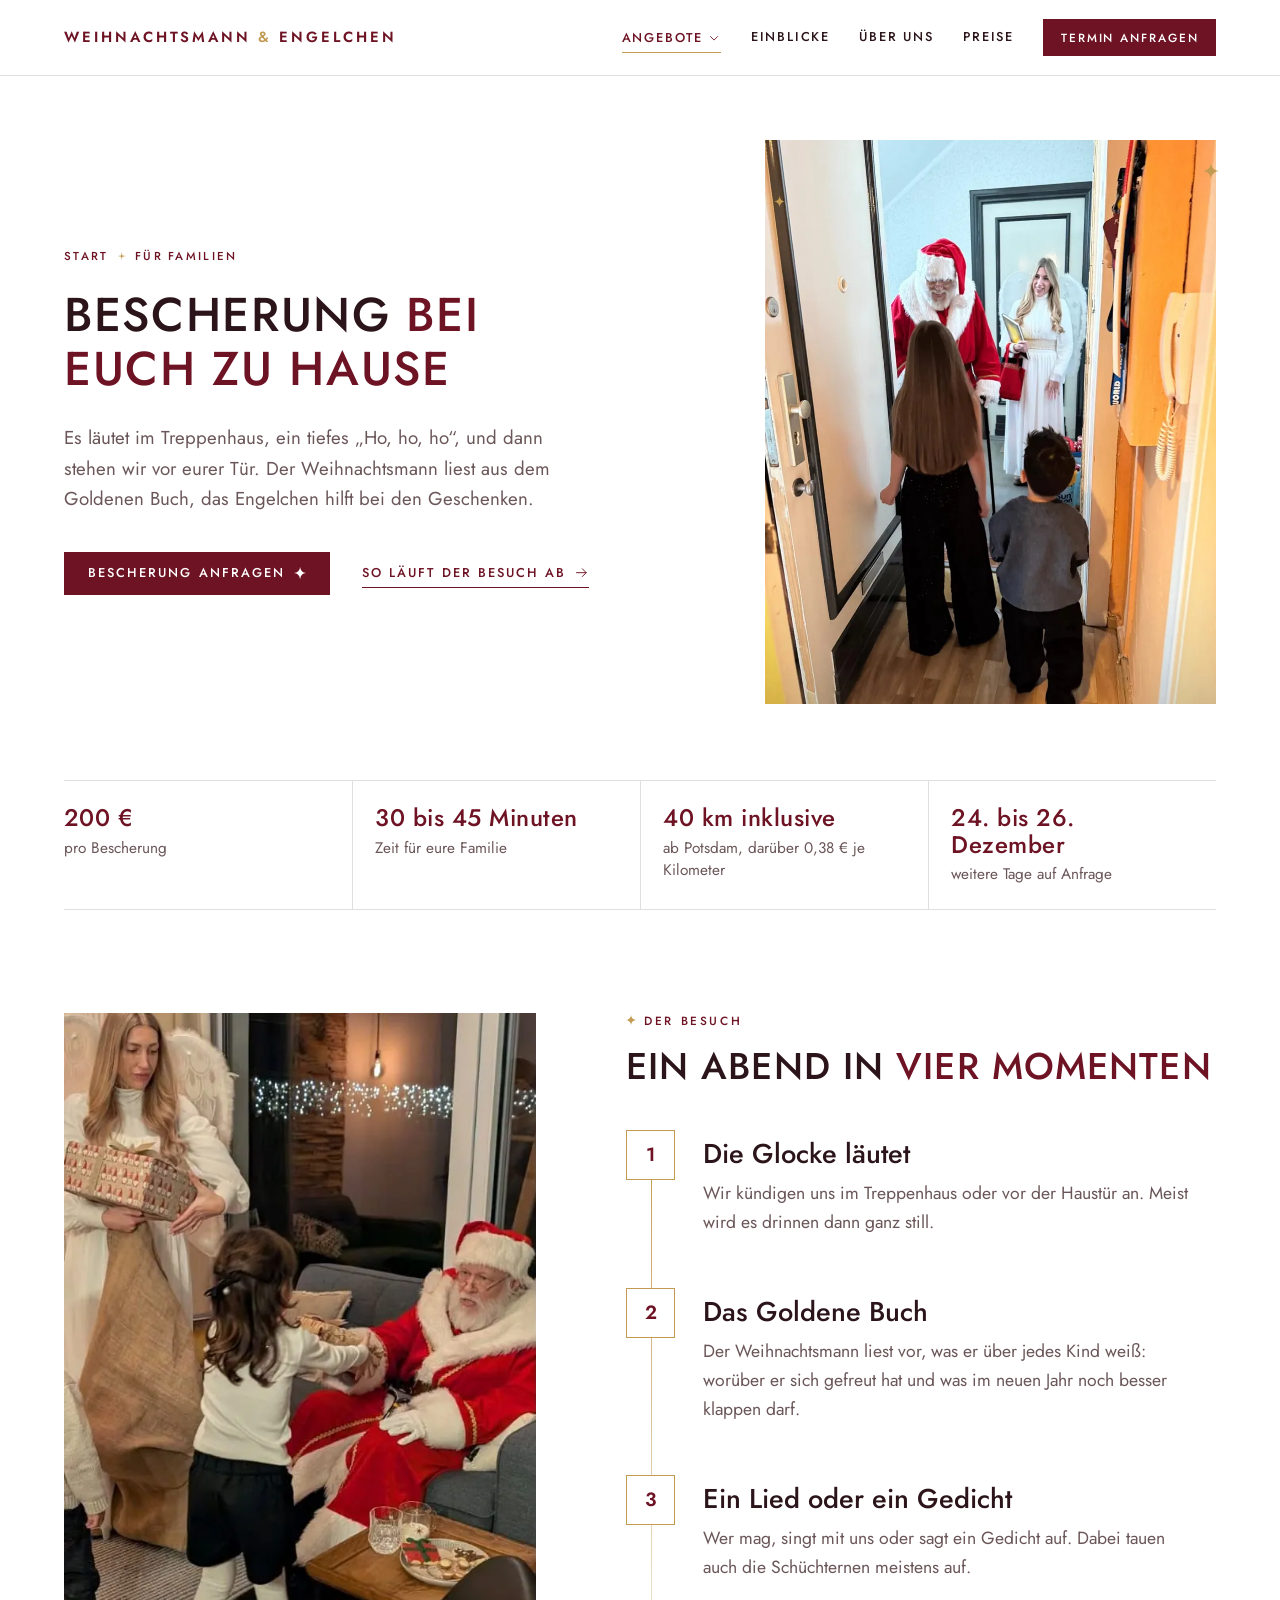
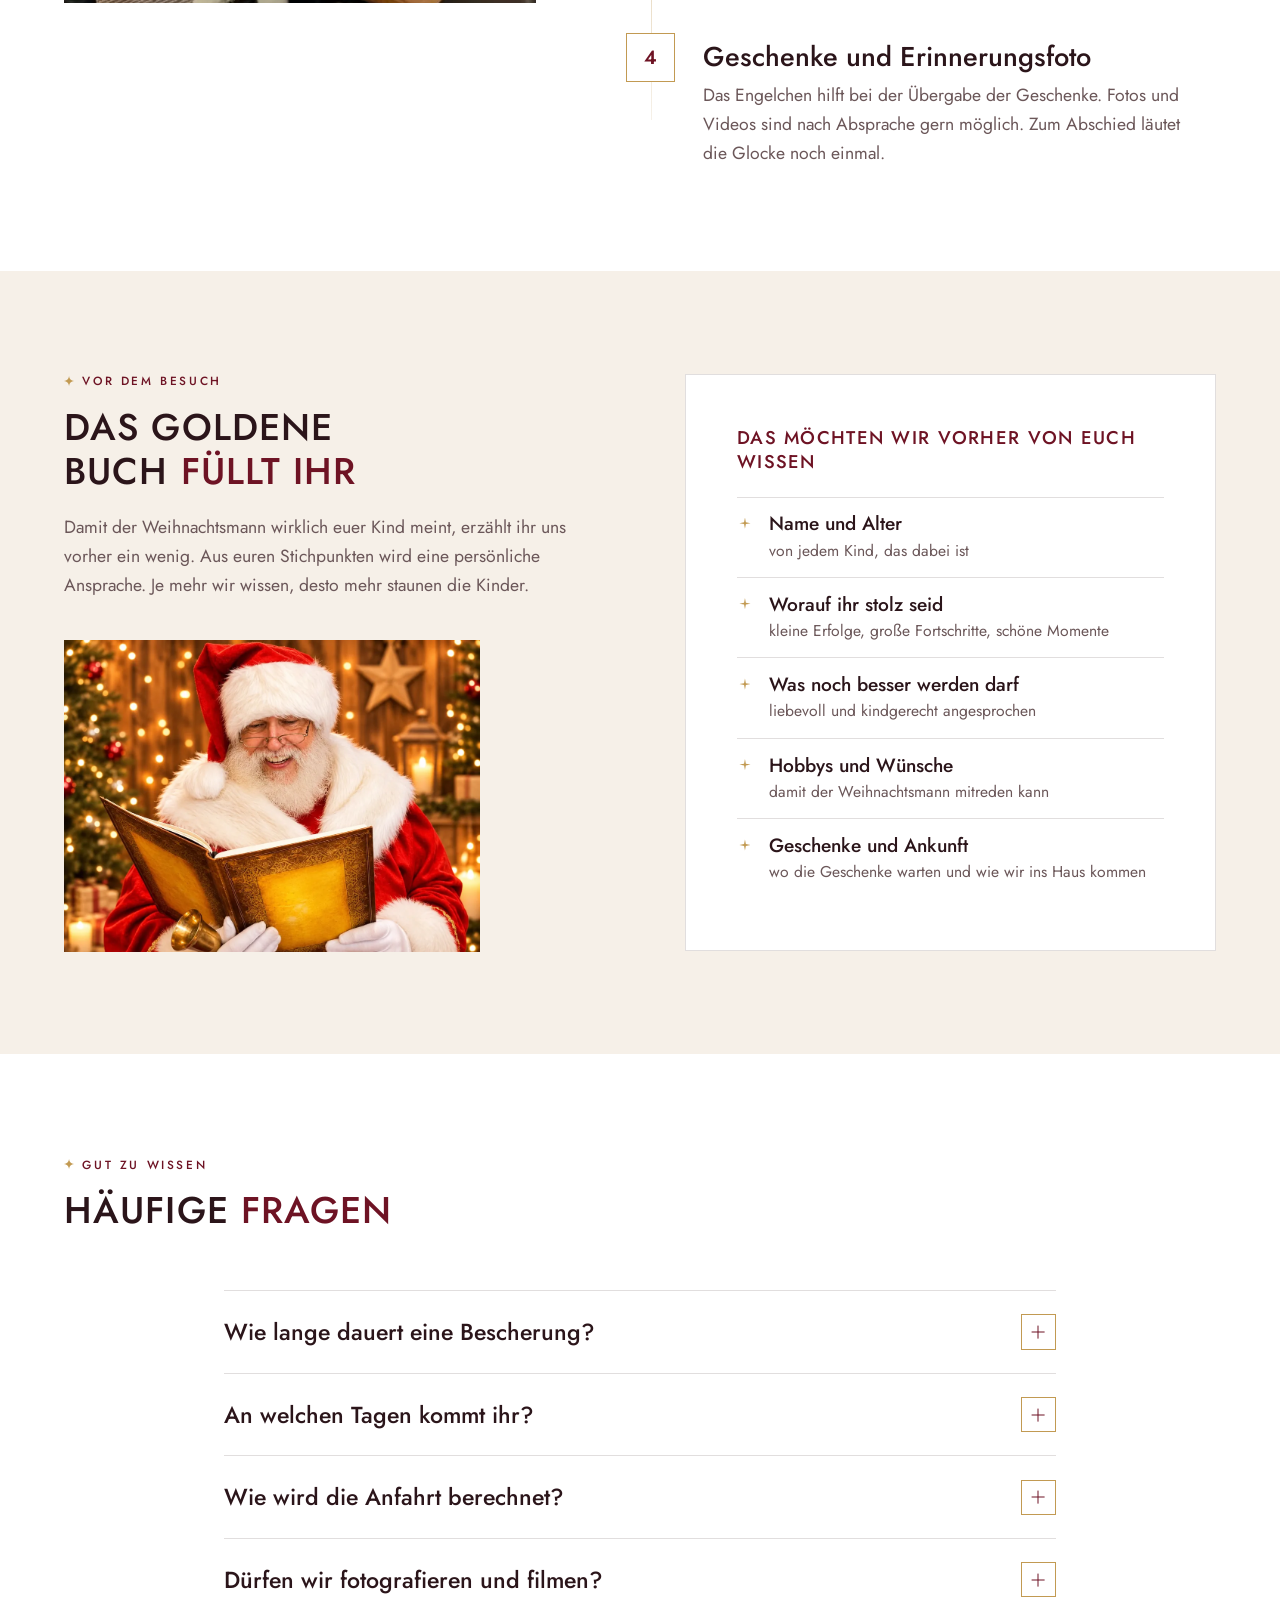
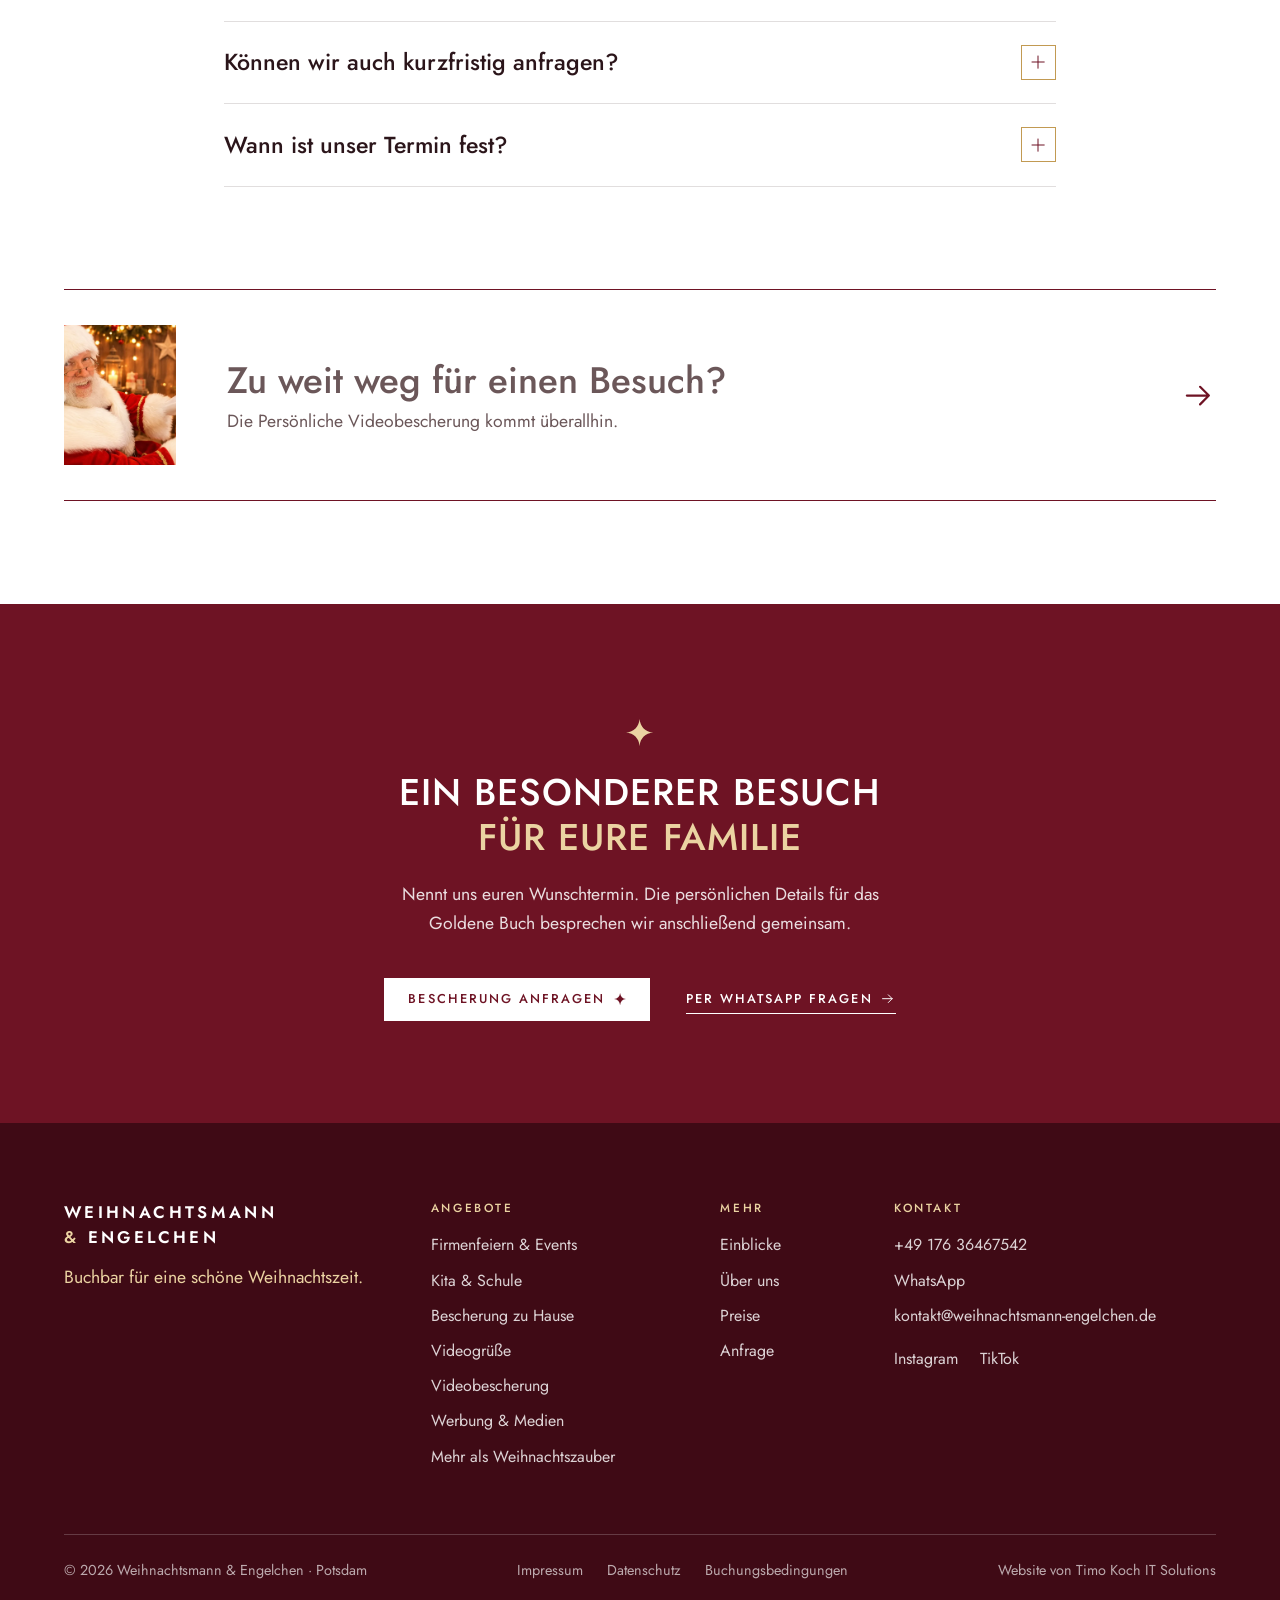
<file: bescherung/index.html>
<!doctype html>
<html lang="de">
<head>
  <meta charset="utf-8">
  <meta name="viewport" content="width=device-width, initial-scale=1">
  <title>Bescherung zu Hause | Weihnachtsmann &amp; Engelchen</title>
  <meta name="description" content="Weihnachtsmann mit echtem Bart und Engelchen kommen zur Bescherung zu euch nach Hause: mit Glocke, Goldenem Buch und Zeit für eure Familie. In Berlin und Brandenburg, 200 € pro Bescherung.">
  <meta name="theme-color" content="#FFFFFF">

  <meta property="og:type" content="website">
  <meta property="og:locale" content="de_DE">
  <meta property="og:title" content="Bescherung zu Hause">
  <meta property="og:description" content="Weihnachtsmann mit echtem Bart und Engelchen kommen zur Bescherung zu euch nach Hause: mit Glocke, Goldenem Buch und Zeit für eure Familie. In Berlin und Brandenburg, 200 € pro Bescherung.">
  <meta property="og:image" content="../Bilder/hero-weihnachtsmann-engelchen.webp">

  <link rel="icon" href="../favicon.ico" sizes="any">
  <link rel="icon" type="image/png" sizes="32x32" href="../favicon-32x32.png">
  <link rel="icon" type="image/png" sizes="16x16" href="../favicon-16x16.png">
  <link rel="apple-touch-icon" sizes="180x180" href="../apple-touch-icon.png">

  <link rel="preload" href="../fonts/jost-variable.woff2" as="font" type="font/woff2" crossorigin>
  <link rel="stylesheet" href="../css/style.css">
  <link rel="stylesheet" href="../css/seiten.css">
  <script>document.documentElement.classList.add('js');</script>
</head>
<body>

<svg class="unsichtbar" aria-hidden="true" focusable="false">
  <symbol id="stern" viewBox="0 0 24 24"><path d="M12 0c.6 7 5 11.4 12 12-7 .6-11.4 5-12 12-.6-7-5-11.4-12-12 7-.6 11.4-5 12-12z"/></symbol>
  <symbol id="pfeil" viewBox="0 0 24 24"><path d="M4 12h15M13 6l6 6-6 6" fill="none" stroke="currentColor" stroke-width="1.5" stroke-linecap="round" stroke-linejoin="round"/></symbol>
  <symbol id="winkel" viewBox="0 0 24 24"><path d="M6 9.5l6 6 6-6" fill="none" stroke="currentColor" stroke-width="1.5" stroke-linecap="round" stroke-linejoin="round"/></symbol>
  <symbol id="sprechblase" viewBox="0 0 24 24"><path d="M12 3.5a8.5 8.5 0 0 0-7.3 12.8L3.5 20.5l4.3-1.1A8.5 8.5 0 1 0 12 3.5z" fill="none" stroke="currentColor" stroke-width="1.5" stroke-linejoin="round"/></symbol>
  <symbol id="brief" viewBox="0 0 24 24"><path d="M3.5 6.5h17v11h-17zM3.5 7l8.5 6.5L20.5 7" fill="none" stroke="currentColor" stroke-width="1.5" stroke-linejoin="round"/></symbol>
  <symbol id="hoerer" viewBox="0 0 24 24"><path d="M6.2 3.8h3.1l1.5 4.2-2 1.5a11 11 0 0 0 5.7 5.7l1.5-2 4.2 1.5v3.1a2 2 0 0 1-2.2 2A16.500 16.500 0 0 1 4.200 6a2 2 0 0 1 2-2.200z" fill="none" stroke="currentColor" stroke-width="1.5" stroke-linejoin="round"/></symbol>
  <symbol id="abspielen" viewBox="0 0 24 24"><path d="M8 5.5v13l11-6.5z"/></symbol>
  <symbol id="kreuz" viewBox="0 0 24 24"><path d="M6 6l12 12M18 6L6 18" fill="none" stroke="currentColor" stroke-width="1.5" stroke-linecap="round"/></symbol>
  <symbol id="haken" viewBox="0 0 24 24"><path d="M5 12.5l4.5 4.5L19 7.500" fill="none" stroke="currentColor" stroke-width="1.6" stroke-linecap="round" stroke-linejoin="round"/></symbol>
</svg>

<a class="sprung" href="#inhalt">Zum Inhalt springen</a>

<!-- ============ Kopf ============ -->
<header class="kopf" id="kopf">
  <div class="kopf__innen">
    <a class="marke" href="../" aria-label="Weihnachtsmann &amp; Engelchen, zur Startseite">
      <span>Weihnachtsmann</span> <span><em>&amp;</em> Engelchen</span>
    </a>

    <nav class="nav" id="nav" aria-label="Hauptnavigation">
      <div class="nav__gruppe" id="nav-angebote">
        <button class="nav__link nav__auf" type="button" aria-expanded="false" aria-controls="untermenue" aria-current="true">Angebote<svg aria-hidden="true"><use href="#winkel"/></svg></button>
        <div class="untermenue" id="untermenue">
          <div class="untermenue__spalte">
            <p class="dachzeile">Vor Ort</p>
            <a href="../firmen-events/"><b>Firmenfeiern &amp; Events</b><small>Feiern, Märkte, Einkaufszentren</small></a>
            <a href="../kita-schule/"><b>Kita &amp; Schule</b><small>Ruhig, kindgerecht, abgestimmt</small></a>
            <a href="../bescherung/"><b>Bescherung zu Hause</b><small>Mit Goldenem Buch</small></a>
            <a href="../mehr-als-weihnachtszauber/"><b>Mehr als Weihnachtszauber</b><small>Maskottchen &amp; Eventnetzwerk</small></a>
          </div>
          <div class="untermenue__spalte">
            <p class="dachzeile">Video &amp; Medien</p>
            <a href="../videogruesse/"><b>Videogrüße</b><small>Kurz, direkt aufs Handy</small></a>
            <a href="../videobescherung/"><b>Videobescherung</b><small>Ausführlich, fast wie vor Ort</small></a>
            <a href="../werbung-medien/"><b>Werbung &amp; Medien</b><small>Foto, Film, Social Media</small></a>
          </div>
        </div>
      </div>
      <a class="nav__link" href="../einblicke/">Einblicke</a>
      <a class="nav__link" href="../ueber-uns/">Über uns</a>
      <a class="nav__link" href="../preise/">Preise</a>
      <a class="knopf knopf--klein nav__knopf" href="../anfrage/">Termin anfragen</a>
    </nav>

    <a class="knopf knopf--klein kopf__knopf" href="../anfrage/">Anfragen</a>
    <button class="menue" id="menue" type="button" aria-expanded="false" aria-controls="nav">
      <span class="menue__striche" aria-hidden="true"></span>
      <span class="nur-vorlesen">Menü</span>
    </button>
  </div>
</header>

<main id="inhalt">

  <section class="seitenkopf" aria-labelledby="seitentitel">
    <div class="seitenkopf__innen">
      <div>
        <ol class="pfad" aria-label="Ihr seid hier">
          <li><a href="../">Start</a></li>
          <li>Für Familien</li>
        </ol>
        <h1 class="seitenkopf__titel" id="seitentitel">Bescherung <em>bei euch zu Hause</em></h1>
        <p class="seitenkopf__lead">Es läutet im Treppenhaus, ein tiefes „Ho, ho, ho“, und dann stehen wir vor eurer Tür. Der Weihnachtsmann liest aus dem Goldenen Buch, das Engelchen hilft bei den Geschenken.</p>
        <div class="seitenkopf__aktionen">
          <a class="knopf" href="../anfrage/?anlass=bescherung"><span>Bescherung anfragen</span><svg aria-hidden="true"><use href="#stern"/></svg></a>
          <a class="textlink" href="#ablauf">So läuft der Besuch ab<svg aria-hidden="true"><use href="#pfeil"/></svg></a>
        </div>
      </div>
      <div class="seitenkopf__bild">
        <span class="licht licht--1" aria-hidden="true"></span>
        <span class="licht licht--2" aria-hidden="true"></span>
        <div class="fenster">
          <div class="fenster__glas">
            <img src="../Bilder/einblick-bescherung-2025.webp" width="900" height="1175" fetchpriority="high"
                 alt="Weihnachtsmann und Engelchen stehen im Hausflur, zwei Kinder öffnen ihnen die Tür">
          </div>
        </div>
        <svg class="funke funke--1" aria-hidden="true"><use href="#stern"/></svg>
        <svg class="funke funke--3" aria-hidden="true"><use href="#stern"/></svg>
      </div>
    </div>

    <ul class="fakten" aria-label="Auf einen Blick">
      <li><b>200 €</b><span>pro Bescherung</span></li>
      <li><b>30 bis 45 Minuten</b><span>Zeit für eure Familie</span></li>
      <li><b>40 km inklusive</b><span>ab Potsdam, darüber 0,38 € je Kilometer</span></li>
      <li><b>24. bis 26. Dezember</b><span>weitere Tage auf Anfrage</span></li>
    </ul>
  </section>

  <!-- Ablauf -->
  <section class="abschnitt" id="ablauf" aria-labelledby="ablauf-titel">
    <div class="verlauf">
      <div class="verlauf__bild zeig">
        <div class="fenster">
          <div class="fenster__glas">
            <img src="../Bilder/einblick-bescherung-2024.webp" width="597" height="796" loading="lazy"
                 alt="Ein Kind reicht dem Weihnachtsmann im Wohnzimmer die Hand, das Engelchen hält ein Geschenk">
          </div>
        </div>
      </div>
      <div>
        <div class="zeig">
          <p class="dachzeile"><svg aria-hidden="true"><use href="#stern"/></svg>Der Besuch</p>
          <h2 class="titel" id="ablauf-titel">Ein Abend in <em>vier Momenten</em></h2>
        </div>
        <ol class="momente">
          <li class="moment zeig">
            <span class="moment__nr" aria-hidden="true">1</span>
            <div>
              <h3>Die Glocke läutet</h3>
              <p>Wir kündigen uns im Treppenhaus oder vor der Haustür an. Meist wird es drinnen dann ganz still.</p>
            </div>
          </li>
          <li class="moment zeig">
            <span class="moment__nr" aria-hidden="true">2</span>
            <div>
              <h3>Das Goldene Buch</h3>
              <p>Der Weihnachtsmann liest vor, was er über jedes Kind weiß: worüber er sich gefreut hat und was im neuen Jahr noch besser klappen darf.</p>
            </div>
          </li>
          <li class="moment zeig">
            <span class="moment__nr" aria-hidden="true">3</span>
            <div>
              <h3>Ein Lied oder ein Gedicht</h3>
              <p>Wer mag, singt mit uns oder sagt ein Gedicht auf. Dabei tauen auch die Schüchternen meistens auf.</p>
            </div>
          </li>
          <li class="moment zeig">
            <span class="moment__nr" aria-hidden="true">4</span>
            <div>
              <h3>Geschenke und Erinnerungsfoto</h3>
              <p>Das Engelchen hilft bei der Übergabe der Geschenke. Fotos und Videos sind nach Absprache gern möglich. Zum Abschied läutet die Glocke noch einmal.</p>
            </div>
          </li>
        </ol>
      </div>
    </div>
  </section>

  <!-- Goldenes Buch -->
  <section class="abschnitt abschnitt--leinen" aria-labelledby="buch-titel">
    <div class="spalten">
      <div class="zeig">
        <p class="dachzeile"><svg aria-hidden="true"><use href="#stern"/></svg>Vor dem Besuch</p>
        <h2 class="titel" id="buch-titel">Das Goldene Buch <em>füllt ihr</em></h2>
        <p class="lauftext">Damit der Weihnachtsmann wirklich euer Kind meint, erzählt ihr uns vorher ein wenig. Aus euren Stichpunkten wird eine persönliche Ansprache. Je mehr wir wissen, desto mehr staunen die Kinder.</p>
        <div class="spalten__bild spalten__bild--quer" style="margin-top:2.5rem;max-width:26rem">
          <div class="fenster">
            <div class="fenster__glas">
              <img src="../Bilder/goldenes-buch.webp" width="1100" height="825" loading="lazy"
                   alt="Der Weihnachtsmann liest lächelnd aus dem aufgeschlagenen Goldenen Buch">
            </div>
          </div>
        </div>
      </div>
      <div class="blatt zeig">
        <svg class="blatt__stern" aria-hidden="true"><use href="#stern"/></svg>
        <p class="blatt__titel">Das möchten wir vorher von euch wissen</p>
        <ul class="sternliste">
          <li><b>Name und Alter</b><span>von jedem Kind, das dabei ist</span></li>
          <li><b>Worauf ihr stolz seid</b><span>kleine Erfolge, große Fortschritte, schöne Momente</span></li>
          <li><b>Was noch besser werden darf</b><span>liebevoll und kindgerecht angesprochen</span></li>
          <li><b>Hobbys und Wünsche</b><span>damit der Weihnachtsmann mitreden kann</span></li>
          <li><b>Geschenke und Ankunft</b><span>wo die Geschenke warten und wie wir ins Haus kommen</span></li>
        </ul>
      </div>
    </div>
  </section>

  <!-- Fragen -->
  <section class="abschnitt" aria-labelledby="fragen-titel">
    <div class="abschnitt__kopf zeig">
      <p class="dachzeile"><svg aria-hidden="true"><use href="#stern"/></svg>Gut zu wissen</p>
      <h2 class="titel" id="fragen-titel">Häufige <em>Fragen</em></h2>
    </div>
    <div class="faq zeig">
      <details class="faq__eintrag">
        <summary>Wie lange dauert eine Bescherung?<span class="faq__plus" aria-hidden="true"></span></summary>
        <div class="faq__antwort"><p>Als Richtwert etwa 30 bis 45 Minuten. Der genaue Ablauf hängt von eurer Familie und den vorher abgestimmten Wünschen ab.</p></div>
      </details>
      <details class="faq__eintrag">
        <summary>An welchen Tagen kommt ihr?<span class="faq__plus" aria-hidden="true"></span></summary>
        <div class="faq__antwort"><p>An Heiligabend sowie am 25. und 26. Dezember. Weitere Tage sind auf Anfrage möglich.</p></div>
      </details>
      <details class="faq__eintrag">
        <summary>Wie wird die Anfahrt berechnet?<span class="faq__plus" aria-hidden="true"></span></summary>
        <div class="faq__antwort"><p>Bis 40 km einfache Strecke ab Potsdam sind An- und Abfahrt inklusive. Darüber berechnen wir 0,38 € je zusätzlich gefahrenem Kilometer für Hin- und Rückfahrt.</p></div>
      </details>
      <details class="faq__eintrag">
        <summary>Dürfen wir fotografieren und filmen?<span class="faq__plus" aria-hidden="true"></span></summary>
        <div class="faq__antwort"><p>Ja, nach Absprache. Wichtig ist uns, dass der Besuch dabei ruhig und kindgerecht bleibt.</p></div>
      </details>
      <details class="faq__eintrag">
        <summary>Können wir auch kurzfristig anfragen?<span class="faq__plus" aria-hidden="true"></span></summary>
        <div class="faq__antwort"><p>Ja. Ob ein Termin frei ist, hängt von der Saison ab. Für kurzfristige Anfragen ist WhatsApp meist der schnellste Weg.</p></div>
      </details>
      <details class="faq__eintrag">
        <summary>Wann ist unser Termin fest?<span class="faq__plus" aria-hidden="true"></span></summary>
        <div class="faq__antwort"><p>Eine Anfrage reserviert noch keinen Termin. Fest ist er, sobald wir ihn euch ausdrücklich bestätigt haben.</p></div>
      </details>
    </div>
  </section>

  <!-- Querverweis -->
  <section class="abschnitt abschnitt--eng">
    <a class="verweis zeig" href="../videobescherung/">
      <img class="verweis__bild" src="../Bilder/videobotschaft.webp" width="900" height="675" loading="lazy" alt="">
      <span><b>Zu weit weg für einen Besuch?</b><span>Die Persönliche Videobescherung kommt überallhin.</span></span>
      <svg aria-hidden="true"><use href="#pfeil"/></svg>
    </a>
  </section>

  <!-- Abschluss -->
  <section class="abschluss" aria-labelledby="abschluss-titel">
    <div class="nacht abschluss__flaeche">
      <div class="abschluss__innen zeig">
        <svg class="abschluss__stern" aria-hidden="true"><use href="#stern"/></svg>
        <h2 class="titel" id="abschluss-titel">Ein besonderer Besuch <em>für eure Familie</em></h2>
        <p>Nennt uns euren Wunschtermin. Die persönlichen Details für das Goldene Buch besprechen wir anschließend gemeinsam.</p>
        <div class="abschluss__aktionen">
          <a class="knopf knopf--gold" href="../anfrage/?anlass=bescherung"><span>Bescherung anfragen</span><svg aria-hidden="true"><use href="#stern"/></svg></a>
          <a class="textlink textlink--hell" href="https://wa.me/4917636467542" target="_blank" rel="noopener">Per WhatsApp fragen<svg aria-hidden="true"><use href="#pfeil"/></svg></a>
        </div>
      </div>
    </div>
  </section>
</main>

<!-- ============ Fuß ============ -->
<footer class="fuss">
  <div class="fuss__innen">
    <div class="fuss__marke">
      <p class="fuss__name">Weihnachtsmann <em>&amp;</em>&nbsp;Engelchen</p>
      <p class="fuss__spruch">Buchbar für eine schöne Weihnachtszeit.</p>
    </div>

    <nav class="fuss__spalte" aria-label="Angebote">
      <p class="dachzeile">Angebote</p>
      <a href="../firmen-events/">Firmenfeiern &amp; Events</a>
      <a href="../kita-schule/">Kita &amp; Schule</a>
      <a href="../bescherung/">Bescherung zu Hause</a>
      <a href="../videogruesse/">Videogrüße</a>
      <a href="../videobescherung/">Videobescherung</a>
      <a href="../werbung-medien/">Werbung &amp; Medien</a>
      <a href="../mehr-als-weihnachtszauber/">Mehr als Weihnachtszauber</a>
    </nav>

    <nav class="fuss__spalte" aria-label="Weitere Seiten">
      <p class="dachzeile">Mehr</p>
      <a href="../einblicke/">Einblicke</a>
      <a href="../ueber-uns/">Über uns</a>
      <a href="../preise/">Preise</a>
      <a href="../anfrage/">Anfrage</a>
    </nav>

    <div class="fuss__spalte">
      <p class="dachzeile">Kontakt</p>
      <a href="tel:+4917636467542">+49 176 36467542</a>
      <a href="https://wa.me/4917636467542" target="_blank" rel="noopener">WhatsApp</a>
      <a href="mailto:kontakt@weihnachtsmann-engelchen.de">kontakt@weihnachtsmann-engelchen.de</a>
      <span class="fuss__sozial"><a href="https://www.instagram.com/weihnachtsmann_und_engelchen/" target="_blank" rel="noopener">Instagram</a><a href="https://www.tiktok.com/@weihnachtsmann_und_engel" target="_blank" rel="noopener">TikTok</a></span>
    </div>
  </div>

  <div class="fuss__unten">
    <p>© <span data-jahr>2026</span> Weihnachtsmann &amp; Engelchen · Potsdam</p>
    <p class="fuss__recht">
      <a href="../impressum/">Impressum</a>
      <a href="../datenschutz/">Datenschutz</a>
      <a href="../buchungsbedingungen/">Buchungsbedingungen</a>
    </p>
    <p class="fuss__dank">Website von <a href="https://timokochitsolutions.de" target="_blank" rel="noopener">Timo Koch IT Solutions</a></p>
  </div>
</footer>

<a class="wa" id="wa" href="https://wa.me/4917636467542" target="_blank" rel="noopener" aria-label="Per WhatsApp schreiben">
  <svg aria-hidden="true"><use href="#sprechblase"/></svg><span>WhatsApp</span>
</a>

<script src="../js/main.js" defer></script>
<script src="../js/seiten.js" defer></script>
</body>
</html>
</file>
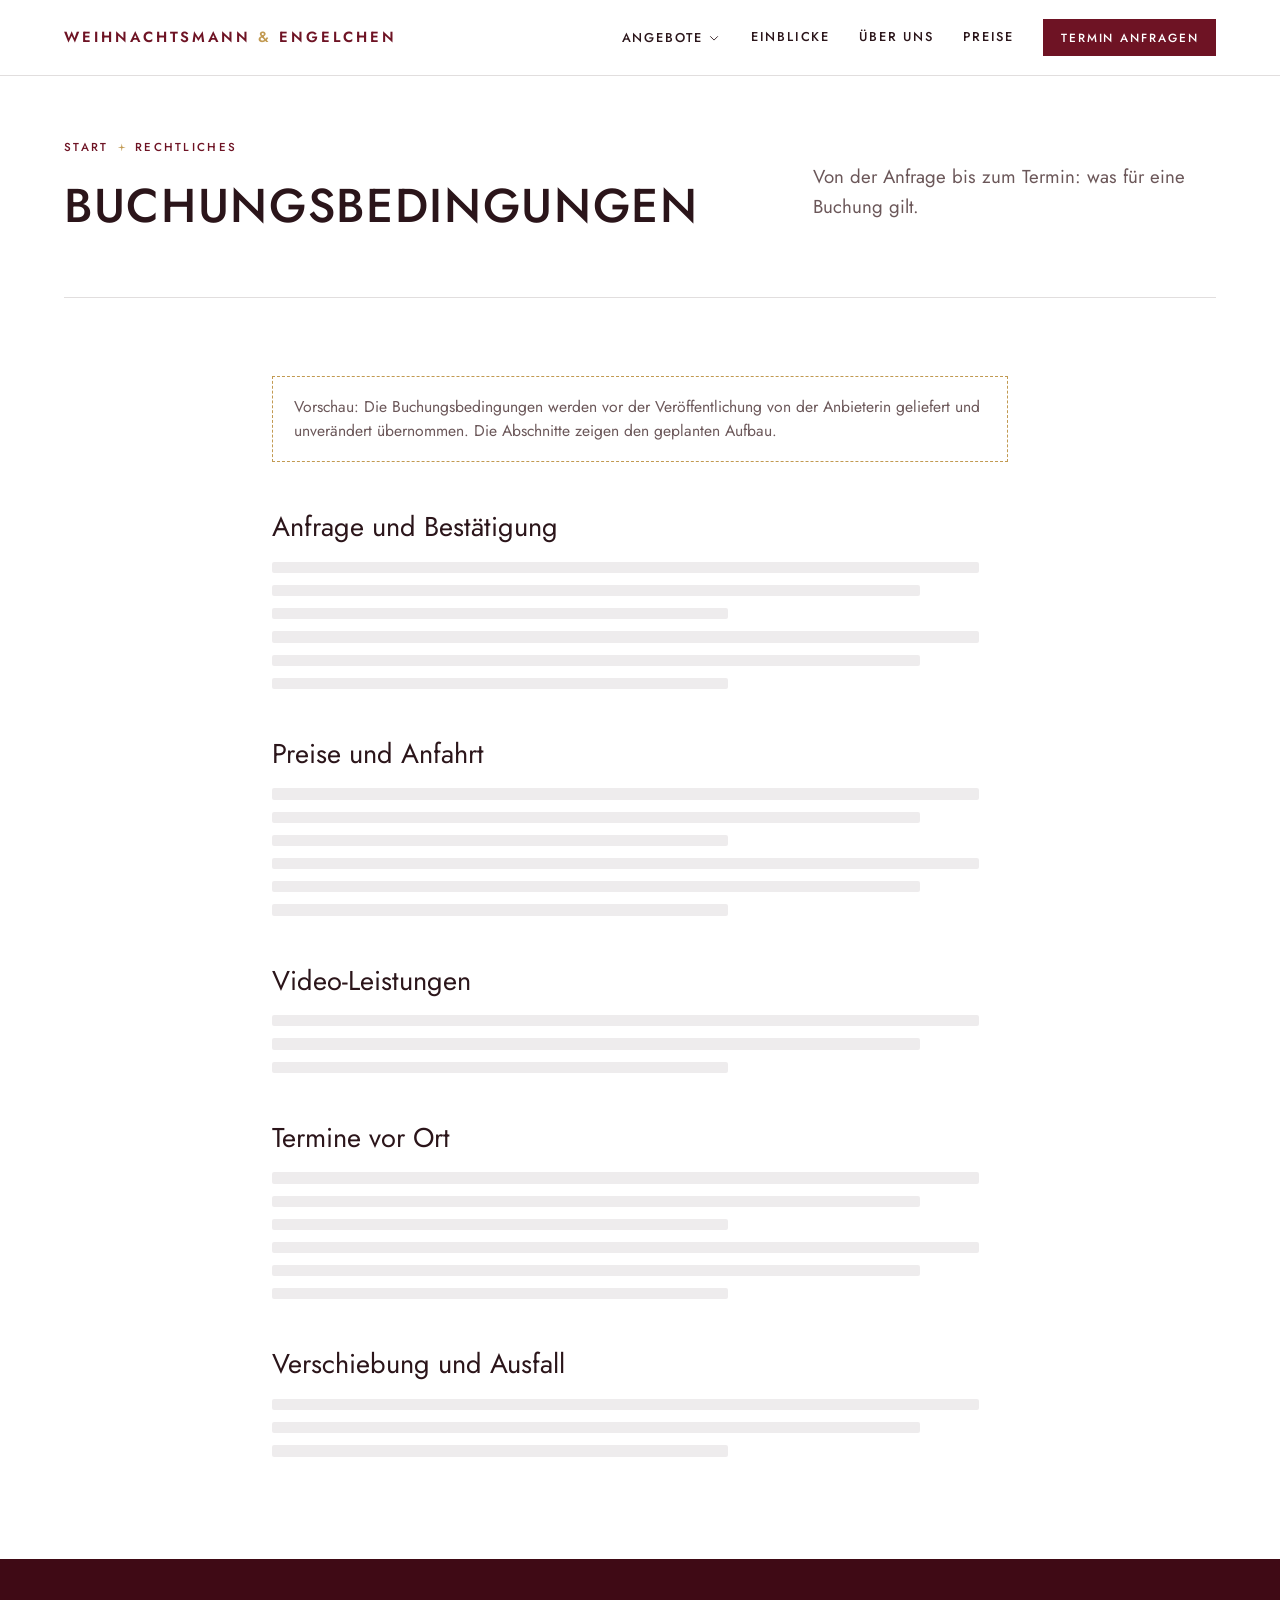
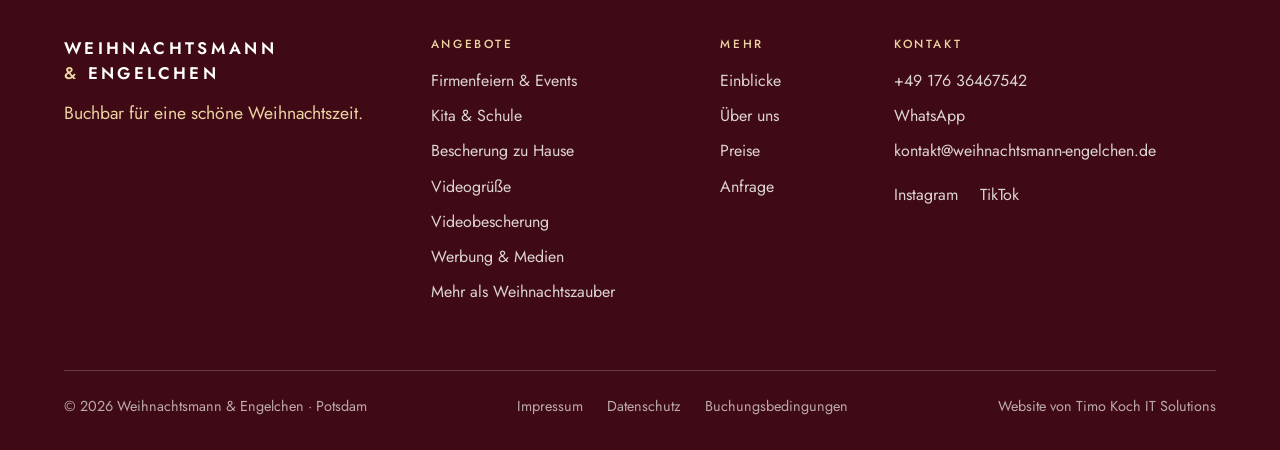
<file: buchungsbedingungen/index.html>
<!doctype html>
<html lang="de">
<head>
  <meta charset="utf-8">
  <meta name="viewport" content="width=device-width, initial-scale=1">
  <title>Buchungsbedingungen | Weihnachtsmann &amp; Engelchen</title>
  <meta name="description" content="Buchungsbedingungen von Weihnachtsmann und Engelchen.">
  <meta name="robots" content="noindex">
  <meta name="theme-color" content="#FFFFFF">

  <meta property="og:type" content="website">
  <meta property="og:locale" content="de_DE">
  <meta property="og:title" content="Buchungsbedingungen">
  <meta property="og:description" content="Buchungsbedingungen von Weihnachtsmann und Engelchen.">
  <meta property="og:image" content="../Bilder/hero-weihnachtsmann-engelchen.webp">

  <link rel="icon" href="../favicon.ico" sizes="any">
  <link rel="icon" type="image/png" sizes="32x32" href="../favicon-32x32.png">
  <link rel="icon" type="image/png" sizes="16x16" href="../favicon-16x16.png">
  <link rel="apple-touch-icon" sizes="180x180" href="../apple-touch-icon.png">

  <link rel="preload" href="../fonts/jost-variable.woff2" as="font" type="font/woff2" crossorigin>
  <link rel="stylesheet" href="../css/style.css">
  <link rel="stylesheet" href="../css/seiten.css">
  <script>document.documentElement.classList.add('js');</script>
</head>
<body>

<svg class="unsichtbar" aria-hidden="true" focusable="false">
  <symbol id="stern" viewBox="0 0 24 24"><path d="M12 0c.6 7 5 11.4 12 12-7 .6-11.4 5-12 12-.6-7-5-11.4-12-12 7-.6 11.4-5 12-12z"/></symbol>
  <symbol id="pfeil" viewBox="0 0 24 24"><path d="M4 12h15M13 6l6 6-6 6" fill="none" stroke="currentColor" stroke-width="1.5" stroke-linecap="round" stroke-linejoin="round"/></symbol>
  <symbol id="winkel" viewBox="0 0 24 24"><path d="M6 9.5l6 6 6-6" fill="none" stroke="currentColor" stroke-width="1.5" stroke-linecap="round" stroke-linejoin="round"/></symbol>
  <symbol id="sprechblase" viewBox="0 0 24 24"><path d="M12 3.5a8.5 8.5 0 0 0-7.3 12.8L3.5 20.5l4.3-1.1A8.5 8.5 0 1 0 12 3.5z" fill="none" stroke="currentColor" stroke-width="1.5" stroke-linejoin="round"/></symbol>
  <symbol id="brief" viewBox="0 0 24 24"><path d="M3.5 6.5h17v11h-17zM3.5 7l8.5 6.5L20.5 7" fill="none" stroke="currentColor" stroke-width="1.5" stroke-linejoin="round"/></symbol>
  <symbol id="hoerer" viewBox="0 0 24 24"><path d="M6.2 3.8h3.1l1.5 4.2-2 1.5a11 11 0 0 0 5.7 5.7l1.5-2 4.2 1.5v3.1a2 2 0 0 1-2.2 2A16.500 16.500 0 0 1 4.200 6a2 2 0 0 1 2-2.200z" fill="none" stroke="currentColor" stroke-width="1.5" stroke-linejoin="round"/></symbol>
  <symbol id="abspielen" viewBox="0 0 24 24"><path d="M8 5.5v13l11-6.5z"/></symbol>
  <symbol id="kreuz" viewBox="0 0 24 24"><path d="M6 6l12 12M18 6L6 18" fill="none" stroke="currentColor" stroke-width="1.5" stroke-linecap="round"/></symbol>
  <symbol id="haken" viewBox="0 0 24 24"><path d="M5 12.5l4.5 4.5L19 7.500" fill="none" stroke="currentColor" stroke-width="1.6" stroke-linecap="round" stroke-linejoin="round"/></symbol>
</svg>

<a class="sprung" href="#inhalt">Zum Inhalt springen</a>

<!-- ============ Kopf ============ -->
<header class="kopf" id="kopf">
  <div class="kopf__innen">
    <a class="marke" href="../" aria-label="Weihnachtsmann &amp; Engelchen, zur Startseite">
      <span>Weihnachtsmann</span> <span><em>&amp;</em> Engelchen</span>
    </a>

    <nav class="nav" id="nav" aria-label="Hauptnavigation">
      <div class="nav__gruppe" id="nav-angebote">
        <button class="nav__link nav__auf" type="button" aria-expanded="false" aria-controls="untermenue">Angebote<svg aria-hidden="true"><use href="#winkel"/></svg></button>
        <div class="untermenue" id="untermenue">
          <div class="untermenue__spalte">
            <p class="dachzeile">Vor Ort</p>
            <a href="../firmen-events/"><b>Firmenfeiern &amp; Events</b><small>Feiern, Märkte, Einkaufszentren</small></a>
            <a href="../kita-schule/"><b>Kita &amp; Schule</b><small>Ruhig, kindgerecht, abgestimmt</small></a>
            <a href="../bescherung/"><b>Bescherung zu Hause</b><small>Mit Goldenem Buch</small></a>
            <a href="../mehr-als-weihnachtszauber/"><b>Mehr als Weihnachtszauber</b><small>Maskottchen &amp; Eventnetzwerk</small></a>
          </div>
          <div class="untermenue__spalte">
            <p class="dachzeile">Video &amp; Medien</p>
            <a href="../videogruesse/"><b>Videogrüße</b><small>Kurz, direkt aufs Handy</small></a>
            <a href="../videobescherung/"><b>Videobescherung</b><small>Ausführlich, fast wie vor Ort</small></a>
            <a href="../werbung-medien/"><b>Werbung &amp; Medien</b><small>Foto, Film, Social Media</small></a>
          </div>
        </div>
      </div>
      <a class="nav__link" href="../einblicke/">Einblicke</a>
      <a class="nav__link" href="../ueber-uns/">Über uns</a>
      <a class="nav__link" href="../preise/">Preise</a>
      <a class="knopf knopf--klein nav__knopf" href="../anfrage/">Termin anfragen</a>
    </nav>

    <a class="knopf knopf--klein kopf__knopf" href="../anfrage/">Anfragen</a>
    <button class="menue" id="menue" type="button" aria-expanded="false" aria-controls="nav">
      <span class="menue__striche" aria-hidden="true"></span>
      <span class="nur-vorlesen">Menü</span>
    </button>
  </div>
</header>

<main id="inhalt">

  <section class="seitenkopf seitenkopf--text" aria-labelledby="seitentitel">
    <div class="seitenkopf__innen">
      <div>
        <ol class="pfad" aria-label="Ihr seid hier">
          <li><a href="../">Start</a></li>
          <li>Rechtliches</li>
        </ol>
        <h1 class="seitenkopf__titel" id="seitentitel">Buchungs&shy;bedingungen</h1>
      </div>
      <p class="seitenkopf__lead">Von der Anfrage bis zum Termin: was für eine Buchung gilt.</p>
    </div>
  </section>

  <section class="abschnitt" style="padding-top:clamp(2.5rem,5vw,4rem)">
    <div class="recht">
      <p class="hinweis">Vorschau: Die Buchungsbedingungen werden vor der Veröffentlichung von der Anbieterin geliefert und unverändert übernommen. Die Abschnitte zeigen den geplanten Aufbau.</p>

      <h2>Anfrage und Bestätigung</h2>
      <div class="zeilen" aria-label="Text folgt"><i></i><i></i><i></i><i></i><i></i><i></i></div>

      <h2>Preise und Anfahrt</h2>
      <div class="zeilen" aria-label="Text folgt"><i></i><i></i><i></i><i></i><i></i><i></i></div>

      <h2>Video-Leistungen</h2>
      <div class="zeilen" aria-label="Text folgt"><i></i><i></i><i></i></div>

      <h2>Termine vor Ort</h2>
      <div class="zeilen" aria-label="Text folgt"><i></i><i></i><i></i><i></i><i></i><i></i></div>

      <h2>Verschiebung und Ausfall</h2>
      <div class="zeilen" aria-label="Text folgt"><i></i><i></i><i></i></div>
    </div>
  </section>
</main>

<!-- ============ Fuß ============ -->
<footer class="fuss">
  <div class="fuss__innen">
    <div class="fuss__marke">
      <p class="fuss__name">Weihnachtsmann <em>&amp;</em>&nbsp;Engelchen</p>
      <p class="fuss__spruch">Buchbar für eine schöne Weihnachtszeit.</p>
    </div>

    <nav class="fuss__spalte" aria-label="Angebote">
      <p class="dachzeile">Angebote</p>
      <a href="../firmen-events/">Firmenfeiern &amp; Events</a>
      <a href="../kita-schule/">Kita &amp; Schule</a>
      <a href="../bescherung/">Bescherung zu Hause</a>
      <a href="../videogruesse/">Videogrüße</a>
      <a href="../videobescherung/">Videobescherung</a>
      <a href="../werbung-medien/">Werbung &amp; Medien</a>
      <a href="../mehr-als-weihnachtszauber/">Mehr als Weihnachtszauber</a>
    </nav>

    <nav class="fuss__spalte" aria-label="Weitere Seiten">
      <p class="dachzeile">Mehr</p>
      <a href="../einblicke/">Einblicke</a>
      <a href="../ueber-uns/">Über uns</a>
      <a href="../preise/">Preise</a>
      <a href="../anfrage/">Anfrage</a>
    </nav>

    <div class="fuss__spalte">
      <p class="dachzeile">Kontakt</p>
      <a href="tel:+4917636467542">+49 176 36467542</a>
      <a href="https://wa.me/4917636467542" target="_blank" rel="noopener">WhatsApp</a>
      <a href="mailto:kontakt@weihnachtsmann-engelchen.de">kontakt@weihnachtsmann-engelchen.de</a>
      <span class="fuss__sozial"><a href="https://www.instagram.com/weihnachtsmann_und_engelchen/" target="_blank" rel="noopener">Instagram</a><a href="https://www.tiktok.com/@weihnachtsmann_und_engel" target="_blank" rel="noopener">TikTok</a></span>
    </div>
  </div>

  <div class="fuss__unten">
    <p>© <span data-jahr>2026</span> Weihnachtsmann &amp; Engelchen · Potsdam</p>
    <p class="fuss__recht">
      <a href="../impressum/">Impressum</a>
      <a href="../datenschutz/">Datenschutz</a>
      <a href="../buchungsbedingungen/">Buchungsbedingungen</a>
    </p>
    <p class="fuss__dank">Website von <a href="https://timokochitsolutions.de" target="_blank" rel="noopener">Timo Koch IT Solutions</a></p>
  </div>
</footer>

<a class="wa" id="wa" href="https://wa.me/4917636467542" target="_blank" rel="noopener" aria-label="Per WhatsApp schreiben">
  <svg aria-hidden="true"><use href="#sprechblase"/></svg><span>WhatsApp</span>
</a>

<script src="../js/main.js" defer></script>
<script src="../js/seiten.js" defer></script>
</body>
</html>
</file>
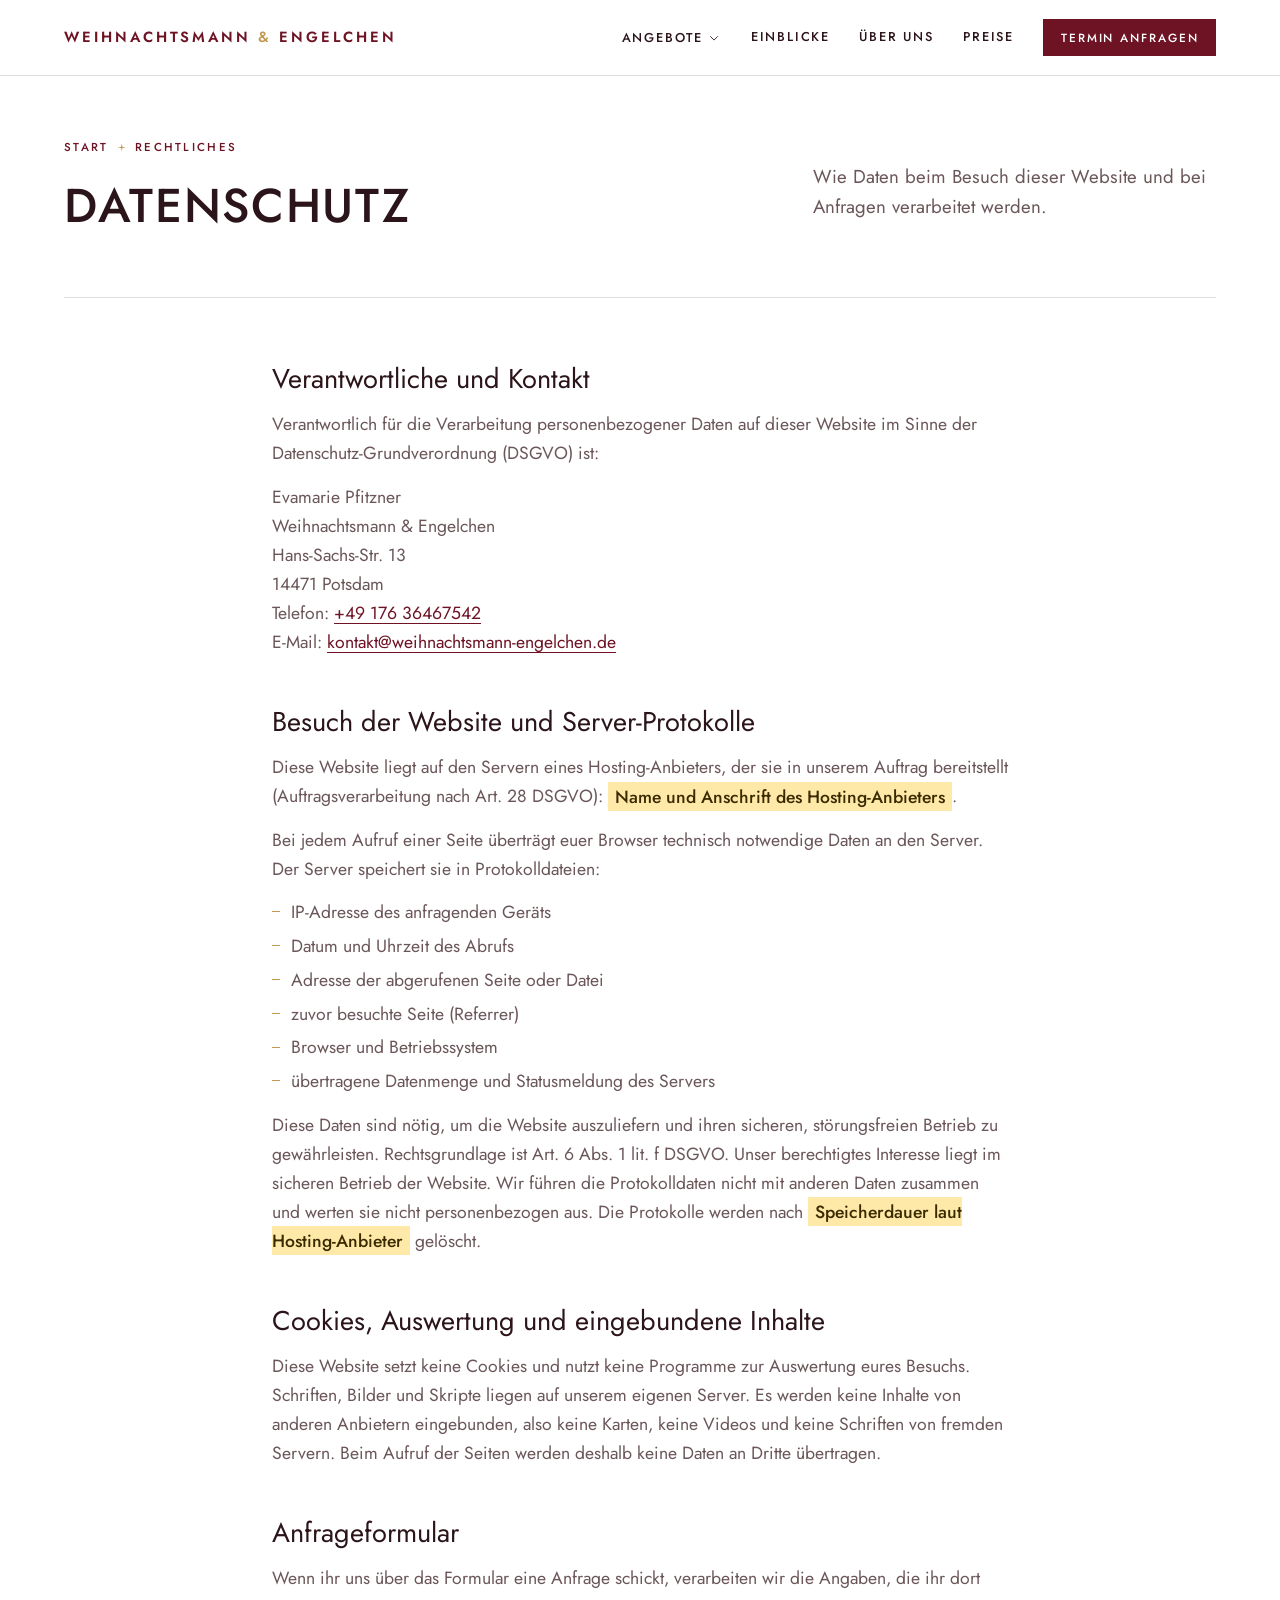
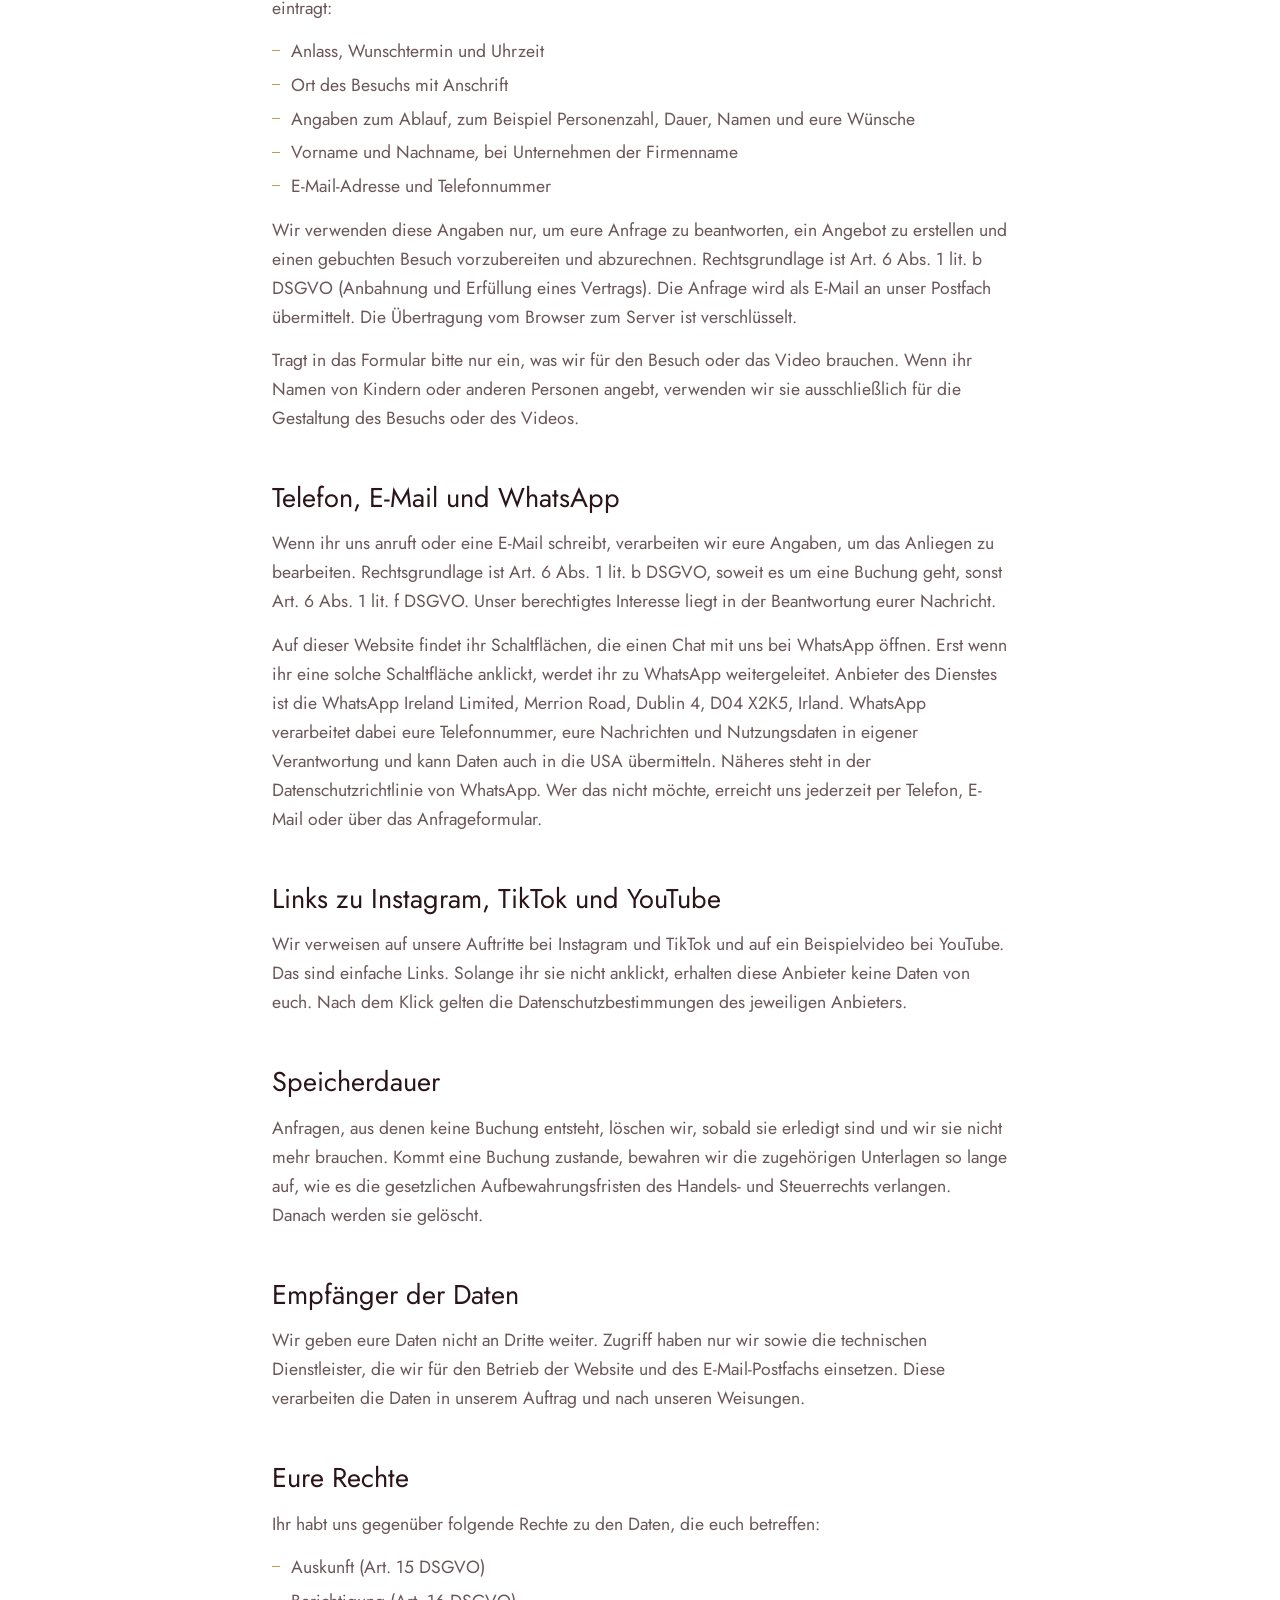
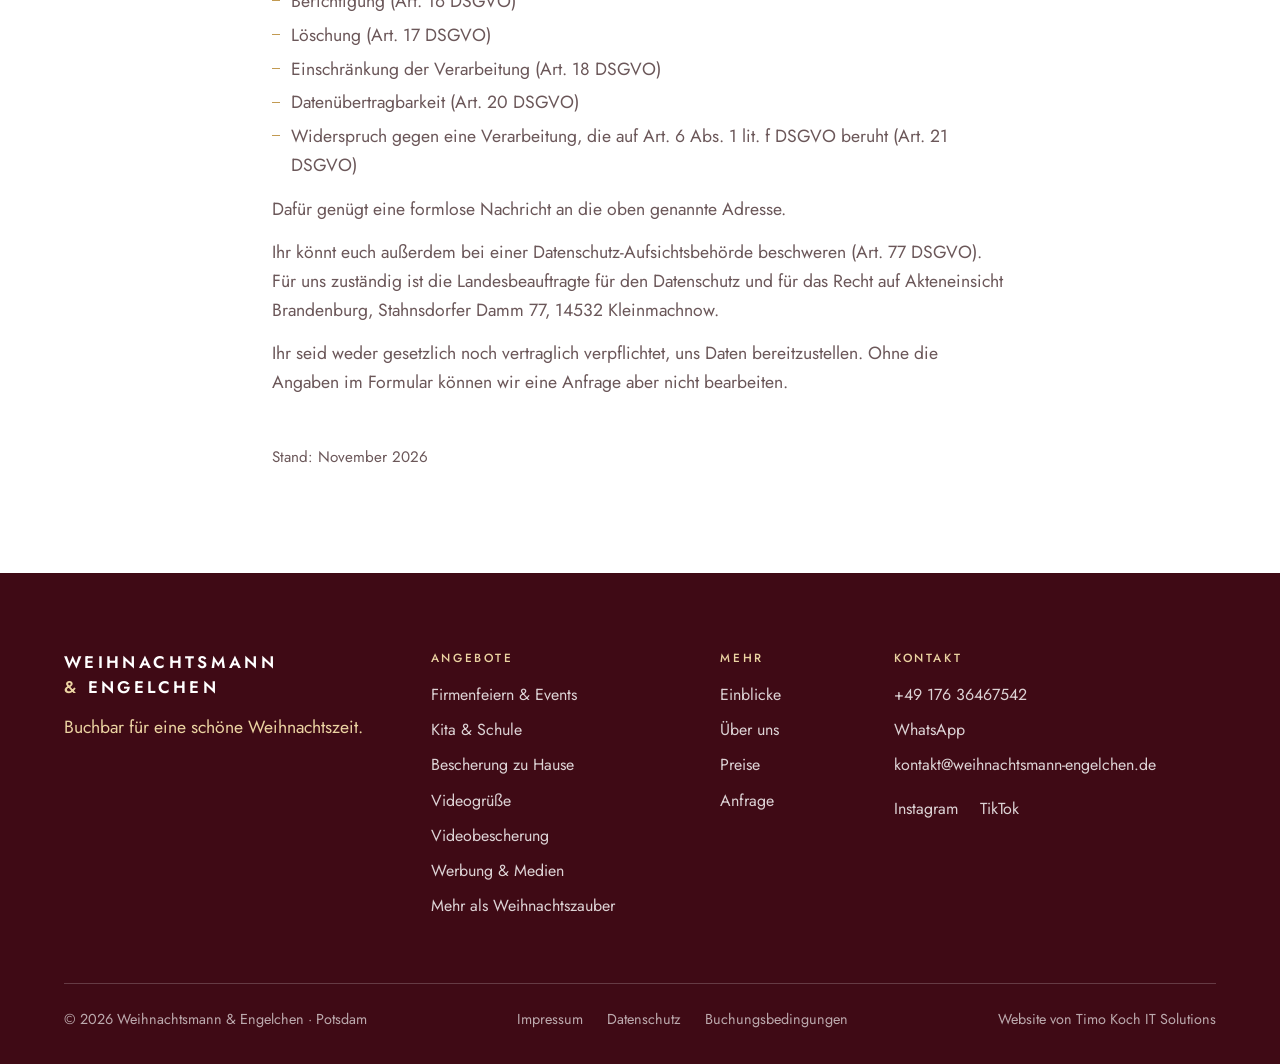
<file: datenschutz/index.html>
<!doctype html>
<html lang="de">
<head>
  <meta charset="utf-8">
  <meta name="viewport" content="width=device-width, initial-scale=1">
  <title>Datenschutz | Weihnachtsmann &amp; Engelchen</title>
  <meta name="description" content="Datenschutzerklärung von Weihnachtsmann und Engelchen.">
  <meta name="robots" content="noindex">
  <meta name="theme-color" content="#FFFFFF">

  <meta property="og:type" content="website">
  <meta property="og:locale" content="de_DE">
  <meta property="og:title" content="Datenschutz">
  <meta property="og:description" content="Datenschutzerklärung von Weihnachtsmann und Engelchen.">
  <meta property="og:image" content="../Bilder/hero-weihnachtsmann-engelchen.webp">

  <link rel="icon" href="../favicon.ico" sizes="any">
  <link rel="icon" type="image/png" sizes="32x32" href="../favicon-32x32.png">
  <link rel="icon" type="image/png" sizes="16x16" href="../favicon-16x16.png">
  <link rel="apple-touch-icon" sizes="180x180" href="../apple-touch-icon.png">

  <link rel="preload" href="../fonts/jost-variable.woff2" as="font" type="font/woff2" crossorigin>
  <link rel="stylesheet" href="../css/style.css">
  <link rel="stylesheet" href="../css/seiten.css">
  <script>document.documentElement.classList.add('js');</script>
</head>
<body>

<svg class="unsichtbar" aria-hidden="true" focusable="false">
  <symbol id="stern" viewBox="0 0 24 24"><path d="M12 0c.6 7 5 11.4 12 12-7 .6-11.4 5-12 12-.6-7-5-11.4-12-12 7-.6 11.4-5 12-12z"/></symbol>
  <symbol id="pfeil" viewBox="0 0 24 24"><path d="M4 12h15M13 6l6 6-6 6" fill="none" stroke="currentColor" stroke-width="1.5" stroke-linecap="round" stroke-linejoin="round"/></symbol>
  <symbol id="winkel" viewBox="0 0 24 24"><path d="M6 9.5l6 6 6-6" fill="none" stroke="currentColor" stroke-width="1.5" stroke-linecap="round" stroke-linejoin="round"/></symbol>
  <symbol id="sprechblase" viewBox="0 0 24 24"><path d="M12 3.5a8.5 8.5 0 0 0-7.3 12.8L3.5 20.5l4.3-1.1A8.5 8.5 0 1 0 12 3.5z" fill="none" stroke="currentColor" stroke-width="1.5" stroke-linejoin="round"/></symbol>
  <symbol id="brief" viewBox="0 0 24 24"><path d="M3.5 6.5h17v11h-17zM3.5 7l8.5 6.5L20.5 7" fill="none" stroke="currentColor" stroke-width="1.5" stroke-linejoin="round"/></symbol>
  <symbol id="hoerer" viewBox="0 0 24 24"><path d="M6.2 3.8h3.1l1.5 4.2-2 1.5a11 11 0 0 0 5.7 5.7l1.5-2 4.2 1.5v3.1a2 2 0 0 1-2.2 2A16.500 16.500 0 0 1 4.200 6a2 2 0 0 1 2-2.200z" fill="none" stroke="currentColor" stroke-width="1.5" stroke-linejoin="round"/></symbol>
  <symbol id="abspielen" viewBox="0 0 24 24"><path d="M8 5.5v13l11-6.5z"/></symbol>
  <symbol id="kreuz" viewBox="0 0 24 24"><path d="M6 6l12 12M18 6L6 18" fill="none" stroke="currentColor" stroke-width="1.5" stroke-linecap="round"/></symbol>
  <symbol id="haken" viewBox="0 0 24 24"><path d="M5 12.5l4.5 4.5L19 7.500" fill="none" stroke="currentColor" stroke-width="1.6" stroke-linecap="round" stroke-linejoin="round"/></symbol>
</svg>

<a class="sprung" href="#inhalt">Zum Inhalt springen</a>

<!-- ============ Kopf ============ -->
<header class="kopf" id="kopf">
  <div class="kopf__innen">
    <a class="marke" href="../" aria-label="Weihnachtsmann &amp; Engelchen, zur Startseite">
      <span>Weihnachtsmann</span> <span><em>&amp;</em> Engelchen</span>
    </a>

    <nav class="nav" id="nav" aria-label="Hauptnavigation">
      <div class="nav__gruppe" id="nav-angebote">
        <button class="nav__link nav__auf" type="button" aria-expanded="false" aria-controls="untermenue">Angebote<svg aria-hidden="true"><use href="#winkel"/></svg></button>
        <div class="untermenue" id="untermenue">
          <div class="untermenue__spalte">
            <p class="dachzeile">Vor Ort</p>
            <a href="../firmen-events/"><b>Firmenfeiern &amp; Events</b><small>Feiern, Märkte, Einkaufszentren</small></a>
            <a href="../kita-schule/"><b>Kita &amp; Schule</b><small>Ruhig, kindgerecht, abgestimmt</small></a>
            <a href="../bescherung/"><b>Bescherung zu Hause</b><small>Mit Goldenem Buch</small></a>
            <a href="../mehr-als-weihnachtszauber/"><b>Mehr als Weihnachtszauber</b><small>Maskottchen &amp; Eventnetzwerk</small></a>
          </div>
          <div class="untermenue__spalte">
            <p class="dachzeile">Video &amp; Medien</p>
            <a href="../videogruesse/"><b>Videogrüße</b><small>Kurz, direkt aufs Handy</small></a>
            <a href="../videobescherung/"><b>Videobescherung</b><small>Ausführlich, fast wie vor Ort</small></a>
            <a href="../werbung-medien/"><b>Werbung &amp; Medien</b><small>Foto, Film, Social Media</small></a>
          </div>
        </div>
      </div>
      <a class="nav__link" href="../einblicke/">Einblicke</a>
      <a class="nav__link" href="../ueber-uns/">Über uns</a>
      <a class="nav__link" href="../preise/">Preise</a>
      <a class="knopf knopf--klein nav__knopf" href="../anfrage/">Termin anfragen</a>
    </nav>

    <a class="knopf knopf--klein kopf__knopf" href="../anfrage/">Anfragen</a>
    <button class="menue" id="menue" type="button" aria-expanded="false" aria-controls="nav">
      <span class="menue__striche" aria-hidden="true"></span>
      <span class="nur-vorlesen">Menü</span>
    </button>
  </div>
</header>

<main id="inhalt">

  <section class="seitenkopf seitenkopf--text" aria-labelledby="seitentitel">
    <div class="seitenkopf__innen">
      <div>
        <ol class="pfad" aria-label="Ihr seid hier">
          <li><a href="../">Start</a></li>
          <li>Rechtliches</li>
        </ol>
        <h1 class="seitenkopf__titel" id="seitentitel">Datenschutz</h1>
      </div>
      <p class="seitenkopf__lead">Wie Daten beim Besuch dieser Website und bei Anfragen verarbeitet werden.</p>
    </div>
  </section>

  <section class="abschnitt" style="padding-top:clamp(2.5rem,5vw,4rem)">
    <div class="recht">
      <h2>Verantwortliche und Kontakt</h2>
      <p>Verantwortlich für die Verarbeitung personenbezogener Daten auf dieser Website im Sinne der Datenschutz-Grundverordnung (DSGVO) ist:</p>
      <address>
        Evamarie Pfitzner<br>
        Weihnachtsmann &amp; Engelchen<br>
        Hans-Sachs-Str. 13<br>
        14471 Potsdam<br>
        Telefon: <a href="tel:+4917636467542">+49 176 36467542</a><br>
        E-Mail: <a href="mailto:kontakt@weihnachtsmann-engelchen.de">kontakt@weihnachtsmann-engelchen.de</a>
      </address>

      <h2>Besuch der Website und Server-Protokolle</h2>
      <p>Diese Website liegt auf den Servern eines Hosting-Anbieters, der sie in unserem Auftrag bereitstellt (Auftragsverarbeitung nach Art. 28 DSGVO): <mark class="offen">Name und Anschrift des Hosting-Anbieters</mark>.</p>
      <p>Bei jedem Aufruf einer Seite überträgt euer Browser technisch notwendige Daten an den Server. Der Server speichert sie in Protokolldateien:</p>
      <ul>
        <li>IP-Adresse des anfragenden Geräts</li>
        <li>Datum und Uhrzeit des Abrufs</li>
        <li>Adresse der abgerufenen Seite oder Datei</li>
        <li>zuvor besuchte Seite (Referrer)</li>
        <li>Browser und Betriebssystem</li>
        <li>übertragene Datenmenge und Statusmeldung des Servers</li>
      </ul>
      <p>Diese Daten sind nötig, um die Website auszuliefern und ihren sicheren, störungsfreien Betrieb zu gewährleisten. Rechtsgrundlage ist Art. 6 Abs. 1 lit. f DSGVO. Unser berechtigtes Interesse liegt im sicheren Betrieb der Website. Wir führen die Protokolldaten nicht mit anderen Daten zusammen und werten sie nicht personenbezogen aus. Die Protokolle werden nach <mark class="offen">Speicherdauer laut Hosting-Anbieter</mark> gelöscht.</p>

      <h2>Cookies, Auswertung und eingebundene Inhalte</h2>
      <p>Diese Website setzt keine Cookies und nutzt keine Programme zur Auswertung eures Besuchs. Schriften, Bilder und Skripte liegen auf unserem eigenen Server. Es werden keine Inhalte von anderen Anbietern eingebunden, also keine Karten, keine Videos und keine Schriften von fremden Servern. Beim Aufruf der Seiten werden deshalb keine Daten an Dritte übertragen.</p>

      <h2>Anfrageformular</h2>
      <p>Wenn ihr uns über das Formular eine Anfrage schickt, verarbeiten wir die Angaben, die ihr dort eintragt:</p>
      <ul>
        <li>Anlass, Wunschtermin und Uhrzeit</li>
        <li>Ort des Besuchs mit Anschrift</li>
        <li>Angaben zum Ablauf, zum Beispiel Personenzahl, Dauer, Namen und eure Wünsche</li>
        <li>Vorname und Nachname, bei Unternehmen der Firmenname</li>
        <li>E-Mail-Adresse und Telefonnummer</li>
      </ul>
      <p>Wir verwenden diese Angaben nur, um eure Anfrage zu beantworten, ein Angebot zu erstellen und einen gebuchten Besuch vorzubereiten und abzurechnen. Rechtsgrundlage ist Art. 6 Abs. 1 lit. b DSGVO (Anbahnung und Erfüllung eines Vertrags). Die Anfrage wird als E-Mail an unser Postfach übermittelt. Die Übertragung vom Browser zum Server ist verschlüsselt.</p>
      <p>Tragt in das Formular bitte nur ein, was wir für den Besuch oder das Video brauchen. Wenn ihr Namen von Kindern oder anderen Personen angebt, verwenden wir sie ausschließlich für die Gestaltung des Besuchs oder des Videos.</p>

      <h2>Telefon, E-Mail und WhatsApp</h2>
      <p>Wenn ihr uns anruft oder eine E-Mail schreibt, verarbeiten wir eure Angaben, um das Anliegen zu bearbeiten. Rechtsgrundlage ist Art. 6 Abs. 1 lit. b DSGVO, soweit es um eine Buchung geht, sonst Art. 6 Abs. 1 lit. f DSGVO. Unser berechtigtes Interesse liegt in der Beantwortung eurer Nachricht.</p>
      <p>Auf dieser Website findet ihr Schaltflächen, die einen Chat mit uns bei WhatsApp öffnen. Erst wenn ihr eine solche Schaltfläche anklickt, werdet ihr zu WhatsApp weitergeleitet. Anbieter des Dienstes ist die WhatsApp Ireland Limited, Merrion Road, Dublin 4, D04 X2K5, Irland. WhatsApp verarbeitet dabei eure Telefonnummer, eure Nachrichten und Nutzungsdaten in eigener Verantwortung und kann Daten auch in die USA übermitteln. Näheres steht in der Datenschutzrichtlinie von WhatsApp. Wer das nicht möchte, erreicht uns jederzeit per Telefon, E-Mail oder über das Anfrageformular.</p>

      <h2>Links zu Instagram, TikTok und YouTube</h2>
      <p>Wir verweisen auf unsere Auftritte bei Instagram und TikTok und auf ein Beispielvideo bei YouTube. Das sind einfache Links. Solange ihr sie nicht anklickt, erhalten diese Anbieter keine Daten von euch. Nach dem Klick gelten die Datenschutzbestimmungen des jeweiligen Anbieters.</p>

      <h2>Speicherdauer</h2>
      <p>Anfragen, aus denen keine Buchung entsteht, löschen wir, sobald sie erledigt sind und wir sie nicht mehr brauchen. Kommt eine Buchung zustande, bewahren wir die zugehörigen Unterlagen so lange auf, wie es die gesetzlichen Aufbewahrungsfristen des Handels- und Steuerrechts verlangen. Danach werden sie gelöscht.</p>

      <h2>Empfänger der Daten</h2>
      <p>Wir geben eure Daten nicht an Dritte weiter. Zugriff haben nur wir sowie die technischen Dienstleister, die wir für den Betrieb der Website und des E-Mail-Postfachs einsetzen. Diese verarbeiten die Daten in unserem Auftrag und nach unseren Weisungen.</p>

      <h2>Eure Rechte</h2>
      <p>Ihr habt uns gegenüber folgende Rechte zu den Daten, die euch betreffen:</p>
      <ul>
        <li>Auskunft (Art. 15 DSGVO)</li>
        <li>Berichtigung (Art. 16 DSGVO)</li>
        <li>Löschung (Art. 17 DSGVO)</li>
        <li>Einschränkung der Verarbeitung (Art. 18 DSGVO)</li>
        <li>Datenübertragbarkeit (Art. 20 DSGVO)</li>
        <li>Widerspruch gegen eine Verarbeitung, die auf Art. 6 Abs. 1 lit. f DSGVO beruht (Art. 21 DSGVO)</li>
      </ul>
      <p>Dafür genügt eine formlose Nachricht an die oben genannte Adresse.</p>
      <p>Ihr könnt euch außerdem bei einer Datenschutz-Aufsichtsbehörde beschweren (Art. 77 DSGVO). Für uns zuständig ist die Landesbeauftragte für den Datenschutz und für das Recht auf Akteneinsicht Brandenburg, Stahnsdorfer Damm 77, 14532 Kleinmachnow.</p>
      <p>Ihr seid weder gesetzlich noch vertraglich verpflichtet, uns Daten bereitzustellen. Ohne die Angaben im Formular können wir eine Anfrage aber nicht bearbeiten.</p>

      <p class="recht__stand">Stand: November 2026</p>
    </div>
  </section>
</main>

<!-- ============ Fuß ============ -->
<footer class="fuss">
  <div class="fuss__innen">
    <div class="fuss__marke">
      <p class="fuss__name">Weihnachtsmann <em>&amp;</em>&nbsp;Engelchen</p>
      <p class="fuss__spruch">Buchbar für eine schöne Weihnachtszeit.</p>
    </div>

    <nav class="fuss__spalte" aria-label="Angebote">
      <p class="dachzeile">Angebote</p>
      <a href="../firmen-events/">Firmenfeiern &amp; Events</a>
      <a href="../kita-schule/">Kita &amp; Schule</a>
      <a href="../bescherung/">Bescherung zu Hause</a>
      <a href="../videogruesse/">Videogrüße</a>
      <a href="../videobescherung/">Videobescherung</a>
      <a href="../werbung-medien/">Werbung &amp; Medien</a>
      <a href="../mehr-als-weihnachtszauber/">Mehr als Weihnachtszauber</a>
    </nav>

    <nav class="fuss__spalte" aria-label="Weitere Seiten">
      <p class="dachzeile">Mehr</p>
      <a href="../einblicke/">Einblicke</a>
      <a href="../ueber-uns/">Über uns</a>
      <a href="../preise/">Preise</a>
      <a href="../anfrage/">Anfrage</a>
    </nav>

    <div class="fuss__spalte">
      <p class="dachzeile">Kontakt</p>
      <a href="tel:+4917636467542">+49 176 36467542</a>
      <a href="https://wa.me/4917636467542" target="_blank" rel="noopener">WhatsApp</a>
      <a href="mailto:kontakt@weihnachtsmann-engelchen.de">kontakt@weihnachtsmann-engelchen.de</a>
      <span class="fuss__sozial"><a href="https://www.instagram.com/weihnachtsmann_und_engelchen/" target="_blank" rel="noopener">Instagram</a><a href="https://www.tiktok.com/@weihnachtsmann_und_engel" target="_blank" rel="noopener">TikTok</a></span>
    </div>
  </div>

  <div class="fuss__unten">
    <p>© <span data-jahr>2026</span> Weihnachtsmann &amp; Engelchen · Potsdam</p>
    <p class="fuss__recht">
      <a href="../impressum/">Impressum</a>
      <a href="../datenschutz/">Datenschutz</a>
      <a href="../buchungsbedingungen/">Buchungsbedingungen</a>
    </p>
    <p class="fuss__dank">Website von <a href="https://timokochitsolutions.de" target="_blank" rel="noopener">Timo Koch IT Solutions</a></p>
  </div>
</footer>

<a class="wa" id="wa" href="https://wa.me/4917636467542" target="_blank" rel="noopener" aria-label="Per WhatsApp schreiben">
  <svg aria-hidden="true"><use href="#sprechblase"/></svg><span>WhatsApp</span>
</a>

<script src="../js/main.js" defer></script>
<script src="../js/seiten.js" defer></script>
</body>
</html>
</file>
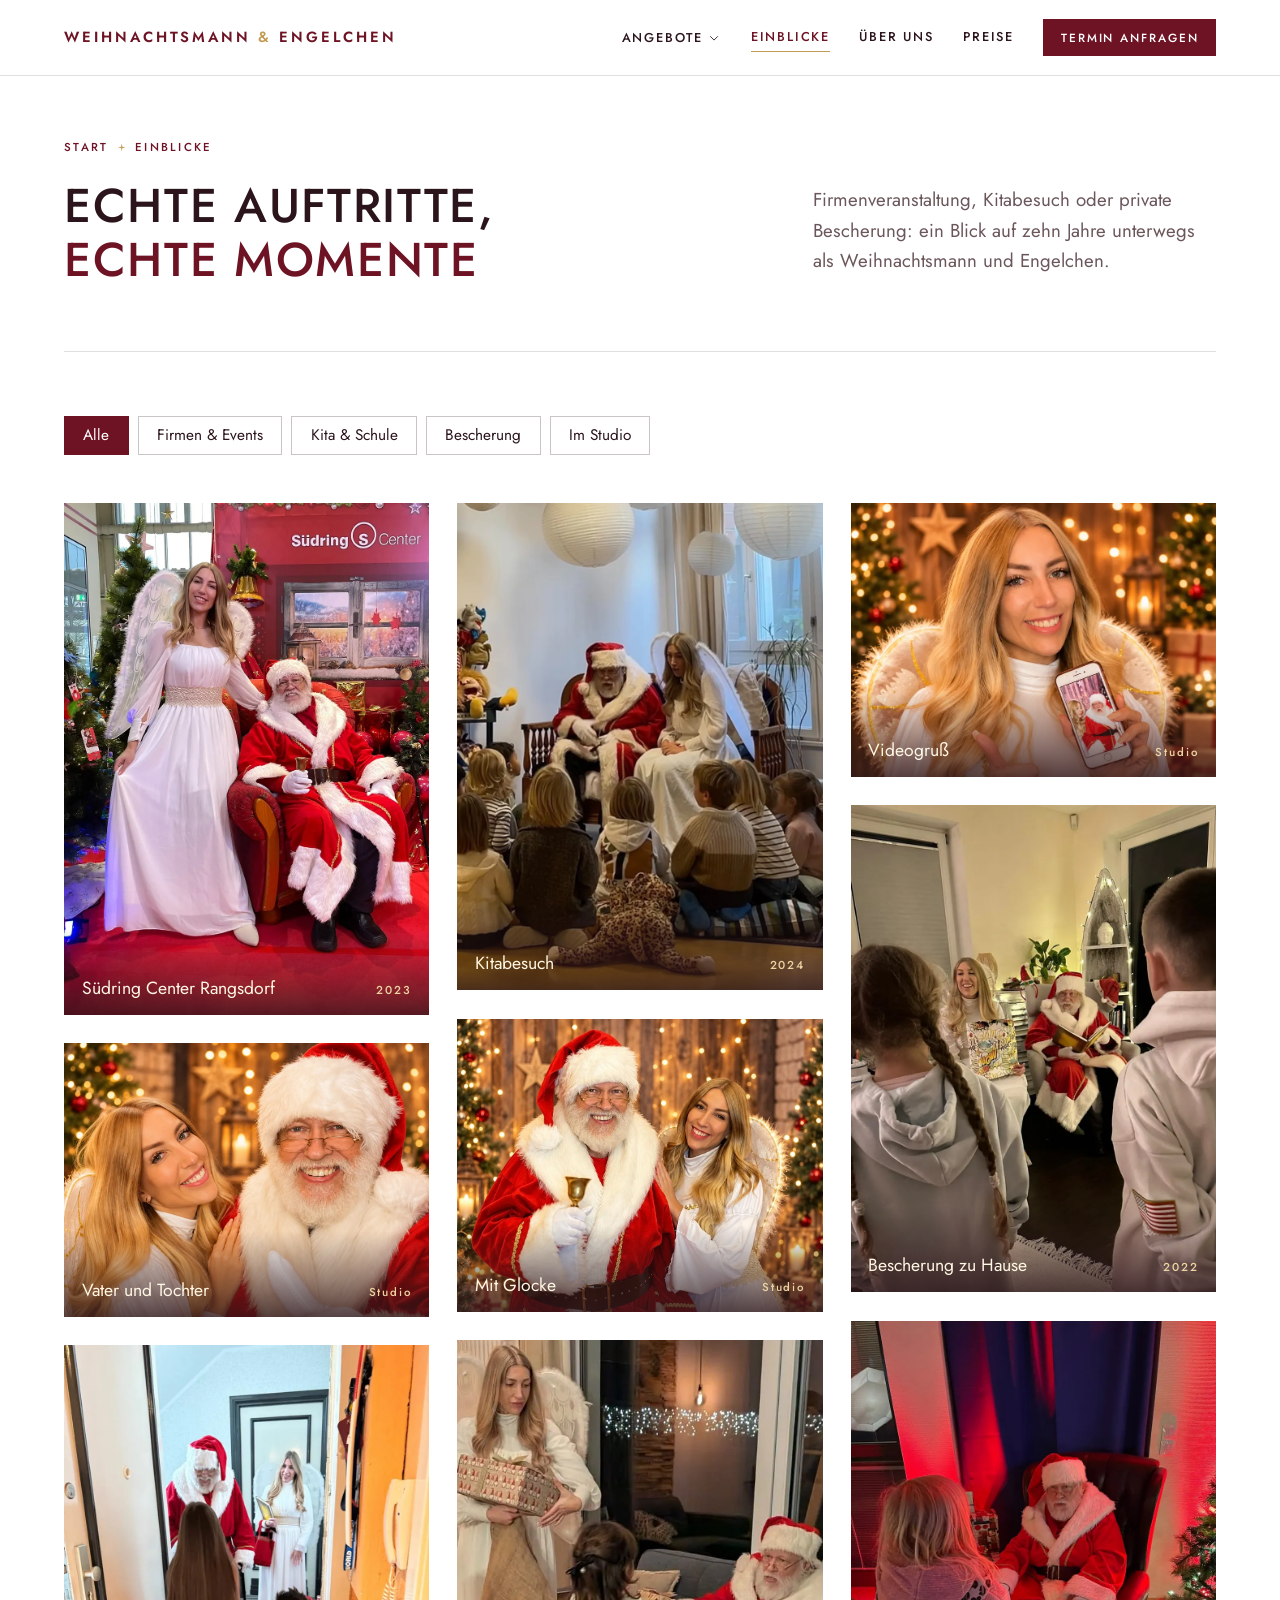
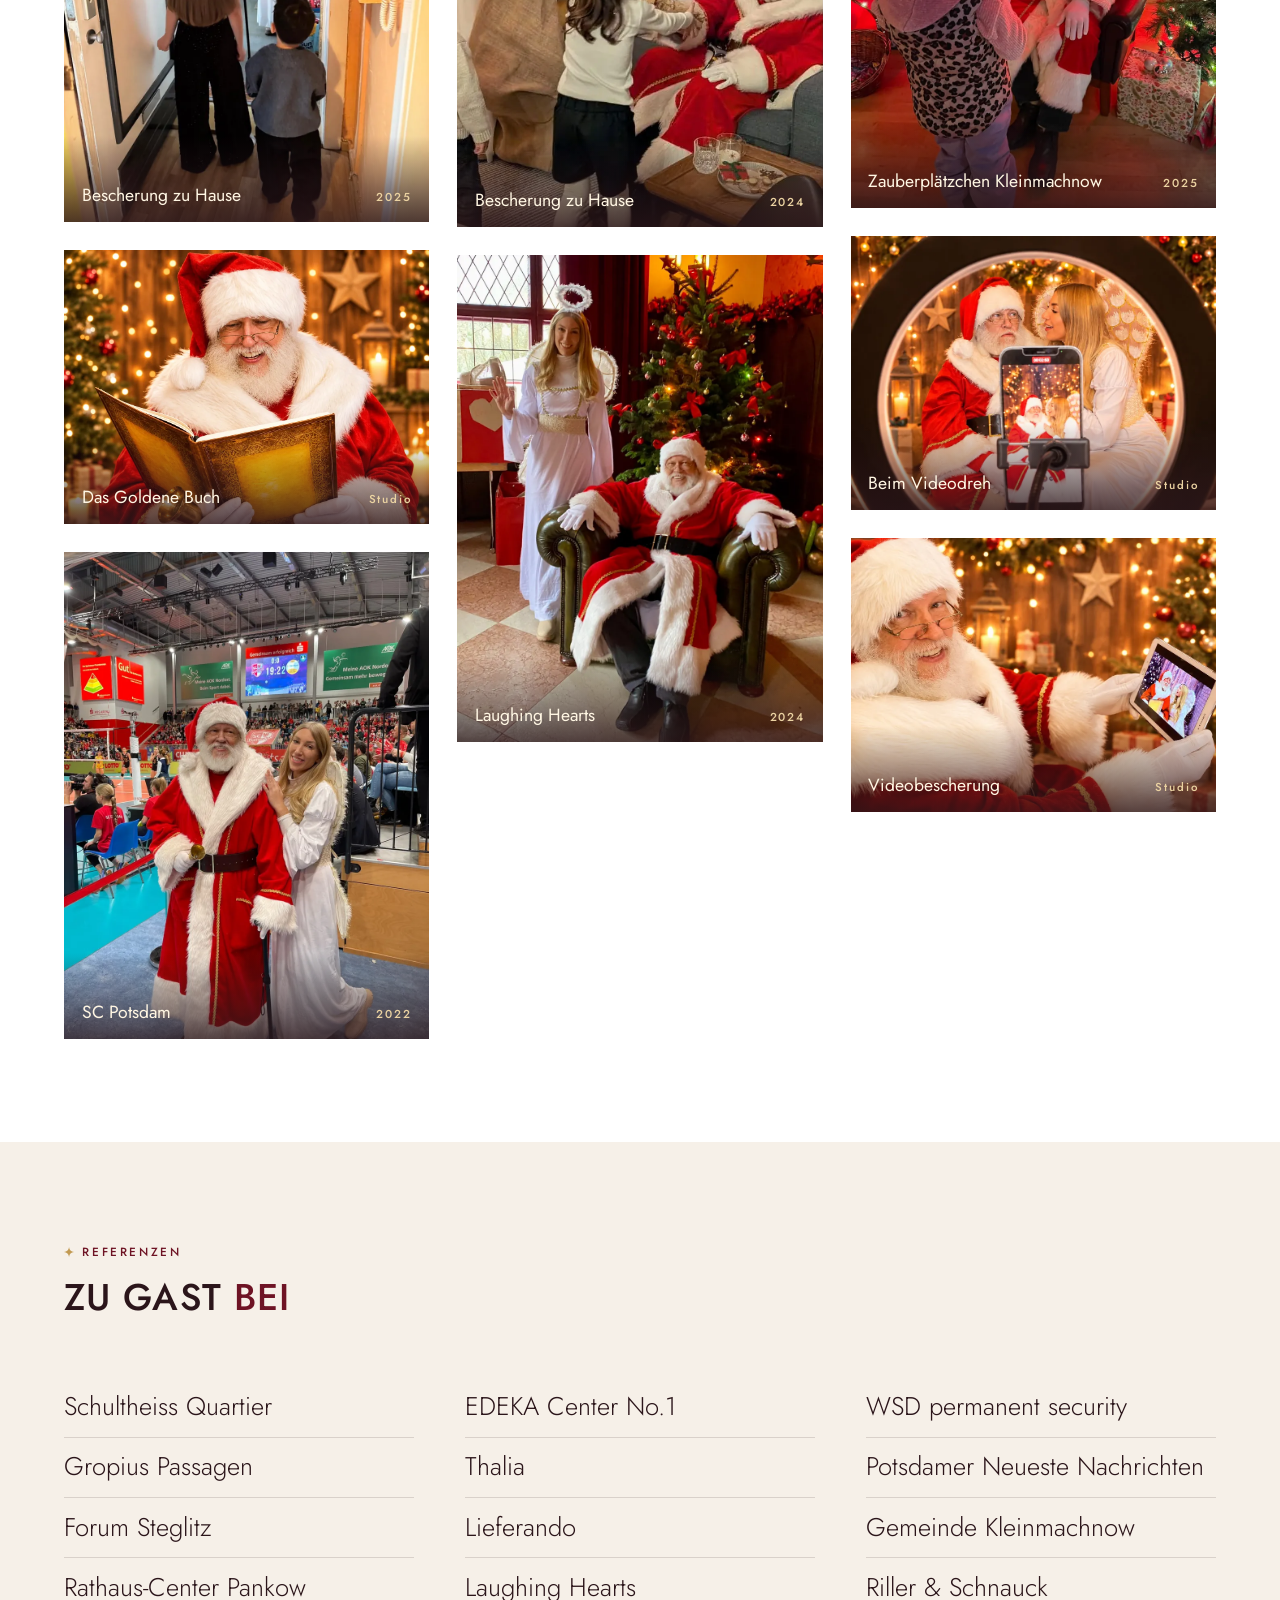
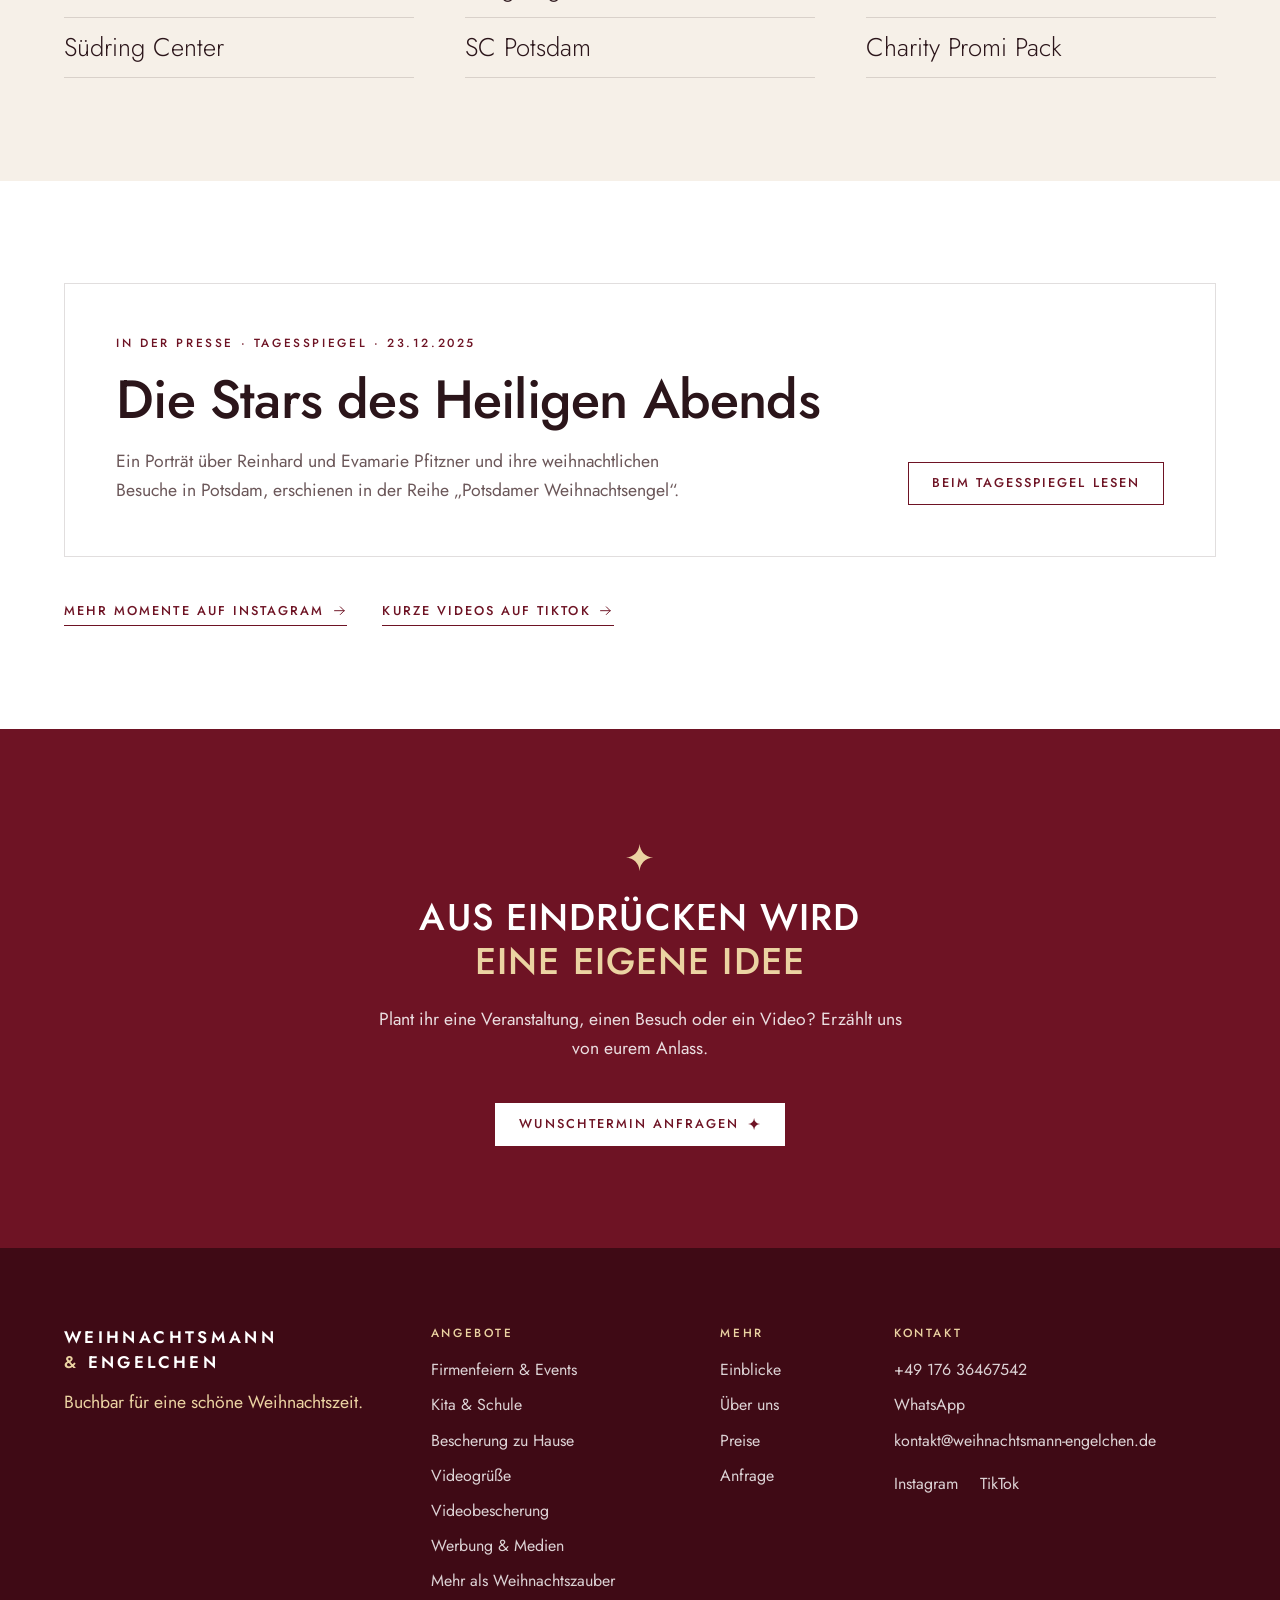
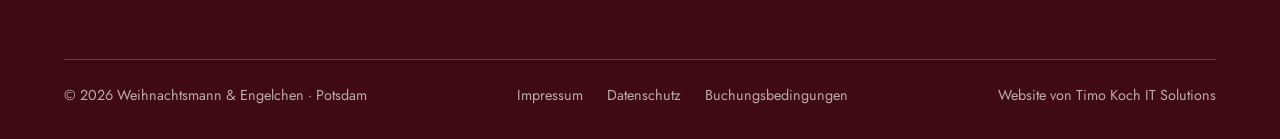
<file: einblicke/index.html>
<!doctype html>
<html lang="de">
<head>
  <meta charset="utf-8">
  <meta name="viewport" content="width=device-width, initial-scale=1">
  <title>Einblicke &amp; Referenzen | Weihnachtsmann &amp; Engelchen</title>
  <meta name="description" content="Fotos von Firmenveranstaltungen, Kitabesuchen und privaten Bescherungen mit Weihnachtsmann und Engelchen, dazu Referenzen und Presse.">
  <meta name="theme-color" content="#FFFFFF">

  <meta property="og:type" content="website">
  <meta property="og:locale" content="de_DE">
  <meta property="og:title" content="Einblicke &amp; Referenzen">
  <meta property="og:description" content="Fotos von Firmenveranstaltungen, Kitabesuchen und privaten Bescherungen mit Weihnachtsmann und Engelchen, dazu Referenzen und Presse.">
  <meta property="og:image" content="../Bilder/hero-weihnachtsmann-engelchen.webp">

  <link rel="icon" href="../favicon.ico" sizes="any">
  <link rel="icon" type="image/png" sizes="32x32" href="../favicon-32x32.png">
  <link rel="icon" type="image/png" sizes="16x16" href="../favicon-16x16.png">
  <link rel="apple-touch-icon" sizes="180x180" href="../apple-touch-icon.png">

  <link rel="preload" href="../fonts/jost-variable.woff2" as="font" type="font/woff2" crossorigin>
  <link rel="stylesheet" href="../css/style.css">
  <link rel="stylesheet" href="../css/seiten.css">
  <script>document.documentElement.classList.add('js');</script>
</head>
<body>

<svg class="unsichtbar" aria-hidden="true" focusable="false">
  <symbol id="stern" viewBox="0 0 24 24"><path d="M12 0c.6 7 5 11.4 12 12-7 .6-11.4 5-12 12-.6-7-5-11.4-12-12 7-.6 11.4-5 12-12z"/></symbol>
  <symbol id="pfeil" viewBox="0 0 24 24"><path d="M4 12h15M13 6l6 6-6 6" fill="none" stroke="currentColor" stroke-width="1.5" stroke-linecap="round" stroke-linejoin="round"/></symbol>
  <symbol id="winkel" viewBox="0 0 24 24"><path d="M6 9.5l6 6 6-6" fill="none" stroke="currentColor" stroke-width="1.5" stroke-linecap="round" stroke-linejoin="round"/></symbol>
  <symbol id="sprechblase" viewBox="0 0 24 24"><path d="M12 3.5a8.5 8.5 0 0 0-7.3 12.8L3.5 20.5l4.3-1.1A8.5 8.5 0 1 0 12 3.5z" fill="none" stroke="currentColor" stroke-width="1.5" stroke-linejoin="round"/></symbol>
  <symbol id="brief" viewBox="0 0 24 24"><path d="M3.5 6.5h17v11h-17zM3.5 7l8.5 6.5L20.5 7" fill="none" stroke="currentColor" stroke-width="1.5" stroke-linejoin="round"/></symbol>
  <symbol id="hoerer" viewBox="0 0 24 24"><path d="M6.2 3.8h3.1l1.5 4.2-2 1.5a11 11 0 0 0 5.7 5.7l1.5-2 4.2 1.5v3.1a2 2 0 0 1-2.2 2A16.500 16.500 0 0 1 4.200 6a2 2 0 0 1 2-2.200z" fill="none" stroke="currentColor" stroke-width="1.5" stroke-linejoin="round"/></symbol>
  <symbol id="abspielen" viewBox="0 0 24 24"><path d="M8 5.5v13l11-6.5z"/></symbol>
  <symbol id="kreuz" viewBox="0 0 24 24"><path d="M6 6l12 12M18 6L6 18" fill="none" stroke="currentColor" stroke-width="1.5" stroke-linecap="round"/></symbol>
  <symbol id="haken" viewBox="0 0 24 24"><path d="M5 12.5l4.5 4.5L19 7.500" fill="none" stroke="currentColor" stroke-width="1.6" stroke-linecap="round" stroke-linejoin="round"/></symbol>
</svg>

<a class="sprung" href="#inhalt">Zum Inhalt springen</a>

<!-- ============ Kopf ============ -->
<header class="kopf" id="kopf">
  <div class="kopf__innen">
    <a class="marke" href="../" aria-label="Weihnachtsmann &amp; Engelchen, zur Startseite">
      <span>Weihnachtsmann</span> <span><em>&amp;</em> Engelchen</span>
    </a>

    <nav class="nav" id="nav" aria-label="Hauptnavigation">
      <div class="nav__gruppe" id="nav-angebote">
        <button class="nav__link nav__auf" type="button" aria-expanded="false" aria-controls="untermenue">Angebote<svg aria-hidden="true"><use href="#winkel"/></svg></button>
        <div class="untermenue" id="untermenue">
          <div class="untermenue__spalte">
            <p class="dachzeile">Vor Ort</p>
            <a href="../firmen-events/"><b>Firmenfeiern &amp; Events</b><small>Feiern, Märkte, Einkaufszentren</small></a>
            <a href="../kita-schule/"><b>Kita &amp; Schule</b><small>Ruhig, kindgerecht, abgestimmt</small></a>
            <a href="../bescherung/"><b>Bescherung zu Hause</b><small>Mit Goldenem Buch</small></a>
            <a href="../mehr-als-weihnachtszauber/"><b>Mehr als Weihnachtszauber</b><small>Maskottchen &amp; Eventnetzwerk</small></a>
          </div>
          <div class="untermenue__spalte">
            <p class="dachzeile">Video &amp; Medien</p>
            <a href="../videogruesse/"><b>Videogrüße</b><small>Kurz, direkt aufs Handy</small></a>
            <a href="../videobescherung/"><b>Videobescherung</b><small>Ausführlich, fast wie vor Ort</small></a>
            <a href="../werbung-medien/"><b>Werbung &amp; Medien</b><small>Foto, Film, Social Media</small></a>
          </div>
        </div>
      </div>
      <a class="nav__link" href="../einblicke/" aria-current="page">Einblicke</a>
      <a class="nav__link" href="../ueber-uns/">Über uns</a>
      <a class="nav__link" href="../preise/">Preise</a>
      <a class="knopf knopf--klein nav__knopf" href="../anfrage/">Termin anfragen</a>
    </nav>

    <a class="knopf knopf--klein kopf__knopf" href="../anfrage/">Anfragen</a>
    <button class="menue" id="menue" type="button" aria-expanded="false" aria-controls="nav">
      <span class="menue__striche" aria-hidden="true"></span>
      <span class="nur-vorlesen">Menü</span>
    </button>
  </div>
</header>

<main id="inhalt">

  <section class="seitenkopf seitenkopf--text" aria-labelledby="seitentitel">
    <span class="seitenkopf__zier" aria-hidden="true">&amp;</span>
    <div class="seitenkopf__innen">
      <div>
        <ol class="pfad" aria-label="Ihr seid hier">
          <li><a href="../">Start</a></li>
          <li>Einblicke</li>
        </ol>
        <h1 class="seitenkopf__titel" id="seitentitel">Echte Auftritte, <em>echte Momente</em></h1>
      </div>
      <p class="seitenkopf__lead">Firmenveranstaltung, Kitabesuch oder private Bescherung: ein Blick auf zehn Jahre unterwegs als Weihnachtsmann und Engelchen.</p>
    </div>
  </section>

  <!-- Galerie -->
  <section class="abschnitt" aria-label="Fotogalerie" style="padding-top:clamp(2.5rem,5vw,4rem)">
    <div class="filter zeig" id="filter" role="group" aria-label="Fotos filtern">
      <button type="button" data-filter="alle" aria-pressed="true">Alle</button>
      <button type="button" data-filter="events" aria-pressed="false">Firmen &amp; Events</button>
      <button type="button" data-filter="kita" aria-pressed="false">Kita &amp; Schule</button>
      <button type="button" data-filter="bescherung" aria-pressed="false">Bescherung</button>
      <button type="button" data-filter="studio" aria-pressed="false">Im Studio</button>
    </div>

    <div class="galerie" id="galerie">
      <button class="galerie__bild galerie__bild--bogen" type="button" data-art="events">
        <img src="../Bilder/einblick-suedring-center-2023.webp" width="900" height="1261" alt="Weihnachtsmann im Sessel und Engelchen mit Flügeln auf der Bühne im Südring Center">
        <span class="galerie__text"><b>Südring Center Rangsdorf</b><span>2023</span></span>
      </button>
      <button class="galerie__bild" type="button" data-art="studio">
        <img src="../Bilder/team-vater-tochter.webp" width="1200" height="900" alt="Nahaufnahme: Das Engelchen lehnt sich lachend an die Schulter des Weihnachtsmanns">
        <span class="galerie__text"><b>Vater und Tochter</b><span>Studio</span></span>
      </button>
      <button class="galerie__bild" type="button" data-art="bescherung">
        <img src="../Bilder/einblick-bescherung-2025.webp" width="900" height="1175" loading="lazy" alt="Weihnachtsmann und Engelchen stehen im Hausflur, zwei Kinder öffnen ihnen die Tür">
        <span class="galerie__text"><b>Bescherung zu Hause</b><span>2025</span></span>
      </button>
      <button class="galerie__bild" type="button" data-art="studio">
        <img src="../Bilder/goldenes-buch.webp" width="1100" height="825" loading="lazy" alt="Der Weihnachtsmann liest lächelnd aus dem aufgeschlagenen Goldenen Buch">
        <span class="galerie__text"><b>Das Goldene Buch</b><span>Studio</span></span>
      </button>
      <button class="galerie__bild galerie__bild--bogen" type="button" data-art="events">
        <img src="../Bilder/einblick-sc-potsdam-2022.webp" width="900" height="1200" loading="lazy" alt="Weihnachtsmann und Engelchen am Spielfeldrand in der Halle des SC Potsdam">
        <span class="galerie__text"><b>SC Potsdam</b><span>2022</span></span>
      </button>
      <button class="galerie__bild" type="button" data-art="kita">
        <img src="../Bilder/einblick-kitabesuch-2024.webp" width="900" height="1200" loading="lazy" alt="Kinder sitzen im Halbkreis vor dem Weihnachtsmann und dem Engelchen">
        <span class="galerie__text"><b>Kitabesuch</b><span>2024</span></span>
      </button>
      <button class="galerie__bild" type="button" data-art="studio">
        <img src="../Bilder/hero-weihnachtsmann-engelchen.webp" width="1073" height="862" loading="lazy" alt="Der Weihnachtsmann mit Glocke und das Engelchen vor einer Holzwand mit Lichterketten">
        <span class="galerie__text"><b>Mit Glocke</b><span>Studio</span></span>
      </button>
      <button class="galerie__bild" type="button" data-art="bescherung">
        <img src="../Bilder/einblick-bescherung-2024.webp" width="597" height="796" loading="lazy" alt="Ein Kind reicht dem Weihnachtsmann im Wohnzimmer die Hand, das Engelchen hält ein Geschenk">
        <span class="galerie__text"><b>Bescherung zu Hause</b><span>2024</span></span>
      </button>
      <button class="galerie__bild" type="button" data-art="events">
        <img src="../Bilder/einblick-laughing-hearts-2024.webp" width="900" height="1200" loading="lazy" alt="Engelchen mit Heiligenschein neben dem Weihnachtsmann im Ledersessel vor einem geschmückten Baum">
        <span class="galerie__text"><b>Laughing Hearts</b><span>2024</span></span>
      </button>
      <button class="galerie__bild" type="button" data-art="studio">
        <img src="../Bilder/videogruss.webp" width="900" height="675" loading="lazy" alt="Das Engelchen zeigt ein Handy, auf dem ein Videogruß läuft">
        <span class="galerie__text"><b>Videogruß</b><span>Studio</span></span>
      </button>
      <button class="galerie__bild galerie__bild--bogen" type="button" data-art="bescherung">
        <img src="../Bilder/einblick-bescherung-2022.webp" width="900" height="1200" loading="lazy" alt="Zwei Kinder stehen im Wohnzimmer vor dem Weihnachtsmann und dem Engelchen">
        <span class="galerie__text"><b>Bescherung zu Hause</b><span>2022</span></span>
      </button>
      <button class="galerie__bild" type="button" data-art="events">
        <img src="../Bilder/einblick-kleinmachnow-2025.webp" width="900" height="1200" loading="lazy" alt="Ein Kind steht vor dem Weihnachtsmann, der in einem Sessel sitzt">
        <span class="galerie__text"><b>Zauberplätzchen Kleinmachnow</b><span>2025</span></span>
      </button>
      <button class="galerie__bild" type="button" data-art="studio">
        <img src="../Bilder/werbung-medien.webp" width="900" height="675" loading="lazy" alt="Blick durch ein Ringlicht auf Weihnachtsmann und Engelchen bei einer Videoaufnahme">
        <span class="galerie__text"><b>Beim Videodreh</b><span>Studio</span></span>
      </button>
      <button class="galerie__bild" type="button" data-art="studio">
        <img src="../Bilder/videobotschaft.webp" width="900" height="675" loading="lazy" alt="Der Weihnachtsmann hält ein Tablet mit einer Videobescherung in die Kamera">
        <span class="galerie__text"><b>Videobescherung</b><span>Studio</span></span>
      </button>
    </div>
  </section>

  <dialog class="lichtkasten" id="lichtkasten" aria-label="Foto in groß">
    <img id="lichtkasten-bild" src="[data-uri]" alt="">
    <p class="lichtkasten__text"><b id="lichtkasten-titel"></b><span id="lichtkasten-jahr"></span></p>
    <button class="lichtkasten__zu" type="button" data-zu aria-label="Schließen"><svg aria-hidden="true"><use href="#kreuz"/></svg></button>
    <button class="lichtkasten__zurueck" type="button" data-schritt="-1" aria-label="Vorheriges Foto"><svg aria-hidden="true"><use href="#pfeil"/></svg></button>
    <button class="lichtkasten__vor" type="button" data-schritt="1" aria-label="Nächstes Foto"><svg aria-hidden="true"><use href="#pfeil"/></svg></button>
  </dialog>

  <!-- Referenzen -->
  <section class="abschnitt abschnitt--leinen" aria-labelledby="referenzen-titel">
    <div class="abschnitt__kopf zeig">
      <p class="dachzeile"><svg aria-hidden="true"><use href="#stern"/></svg>Referenzen</p>
      <h2 class="titel" id="referenzen-titel">Zu Gast <em>bei</em></h2>
    </div>
    <ul class="wand zeig">
      <li>Schultheiss Quartier</li>
      <li>Gropius Passagen</li>
      <li>Forum Steglitz</li>
      <li>Rathaus-Center Pankow</li>
      <li>Südring Center</li>
      <li>EDEKA Center No.1</li>
      <li>Thalia</li>
      <li>Lieferando</li>
      <li>Laughing Hearts</li>
      <li>SC Potsdam</li>
      <li>WSD permanent security</li>
      <li>Potsdamer Neueste Nachrichten</li>
      <li>Gemeinde Kleinmachnow</li>
      <li>Riller &amp; Schnauck</li>
      <li>Charity Promi Pack</li>
    </ul>
  </section>

  <!-- Presse -->
  <section class="abschnitt" aria-labelledby="presse-titel">
    <div class="blatt zeig" style="max-width:var(--breite);margin:0 auto">
      <svg class="blatt__stern" aria-hidden="true"><use href="#stern"/></svg>
      <div class="presse">
        <div>
          <p class="dachzeile">In der Presse · Tagesspiegel · 23.12.2025</p>
          <h2 class="presse__titel" id="presse-titel">Die Stars des Heiligen Abends</h2>
          <p>Ein Porträt über Reinhard und Evamarie Pfitzner und ihre weihnachtlichen Besuche in Potsdam, erschienen in der Reihe „Potsdamer Weihnachtsengel“.</p>
        </div>
        <a class="knopf knopf--linie" href="https://www.tagesspiegel.de/potsdam/landeshauptstadt/die-stars-des-heiligen-abends-vater-und-tochter-bringen-potsdamer-kinderaugen-zum-leuchten--als-weihnachtsmann-und-engel-15067483.html" target="_blank" rel="noopener"><span>Beim Tagesspiegel lesen</span></a>
      </div>
    </div>
    <div class="kanaele zeig" style="max-width:var(--breite);margin:2.5rem auto 0">
      <a class="textlink" href="https://www.instagram.com/weihnachtsmann_und_engelchen/" target="_blank" rel="noopener">Mehr Momente auf Instagram<svg aria-hidden="true"><use href="#pfeil"/></svg></a>
      <a class="textlink" href="https://www.tiktok.com/@weihnachtsmann_und_engel" target="_blank" rel="noopener">Kurze Videos auf TikTok<svg aria-hidden="true"><use href="#pfeil"/></svg></a>
    </div>
  </section>

  <!-- Abschluss -->
  <section class="abschluss" aria-labelledby="abschluss-titel">
    <div class="nacht abschluss__flaeche">
      <div class="abschluss__innen zeig">
        <svg class="abschluss__stern" aria-hidden="true"><use href="#stern"/></svg>
        <h2 class="titel" id="abschluss-titel">Aus Eindrücken wird <em>eine eigene Idee</em></h2>
        <p>Plant ihr eine Veranstaltung, einen Besuch oder ein Video? Erzählt uns von eurem Anlass.</p>
        <div class="abschluss__aktionen">
          <a class="knopf knopf--gold" href="../anfrage/"><span>Wunschtermin anfragen</span><svg aria-hidden="true"><use href="#stern"/></svg></a>
        </div>
      </div>
    </div>
  </section>
</main>

<!-- ============ Fuß ============ -->
<footer class="fuss">
  <div class="fuss__innen">
    <div class="fuss__marke">
      <p class="fuss__name">Weihnachtsmann <em>&amp;</em>&nbsp;Engelchen</p>
      <p class="fuss__spruch">Buchbar für eine schöne Weihnachtszeit.</p>
    </div>

    <nav class="fuss__spalte" aria-label="Angebote">
      <p class="dachzeile">Angebote</p>
      <a href="../firmen-events/">Firmenfeiern &amp; Events</a>
      <a href="../kita-schule/">Kita &amp; Schule</a>
      <a href="../bescherung/">Bescherung zu Hause</a>
      <a href="../videogruesse/">Videogrüße</a>
      <a href="../videobescherung/">Videobescherung</a>
      <a href="../werbung-medien/">Werbung &amp; Medien</a>
      <a href="../mehr-als-weihnachtszauber/">Mehr als Weihnachtszauber</a>
    </nav>

    <nav class="fuss__spalte" aria-label="Weitere Seiten">
      <p class="dachzeile">Mehr</p>
      <a href="../einblicke/">Einblicke</a>
      <a href="../ueber-uns/">Über uns</a>
      <a href="../preise/">Preise</a>
      <a href="../anfrage/">Anfrage</a>
    </nav>

    <div class="fuss__spalte">
      <p class="dachzeile">Kontakt</p>
      <a href="tel:+4917636467542">+49 176 36467542</a>
      <a href="https://wa.me/4917636467542" target="_blank" rel="noopener">WhatsApp</a>
      <a href="mailto:kontakt@weihnachtsmann-engelchen.de">kontakt@weihnachtsmann-engelchen.de</a>
      <span class="fuss__sozial"><a href="https://www.instagram.com/weihnachtsmann_und_engelchen/" target="_blank" rel="noopener">Instagram</a><a href="https://www.tiktok.com/@weihnachtsmann_und_engel" target="_blank" rel="noopener">TikTok</a></span>
    </div>
  </div>

  <div class="fuss__unten">
    <p>© <span data-jahr>2026</span> Weihnachtsmann &amp; Engelchen · Potsdam</p>
    <p class="fuss__recht">
      <a href="../impressum/">Impressum</a>
      <a href="../datenschutz/">Datenschutz</a>
      <a href="../buchungsbedingungen/">Buchungsbedingungen</a>
    </p>
    <p class="fuss__dank">Website von <a href="https://timokochitsolutions.de" target="_blank" rel="noopener">Timo Koch IT Solutions</a></p>
  </div>
</footer>

<a class="wa" id="wa" href="https://wa.me/4917636467542" target="_blank" rel="noopener" aria-label="Per WhatsApp schreiben">
  <svg aria-hidden="true"><use href="#sprechblase"/></svg><span>WhatsApp</span>
</a>

<script src="../js/main.js" defer></script>
<script src="../js/seiten.js" defer></script>
</body>
</html>
</file>
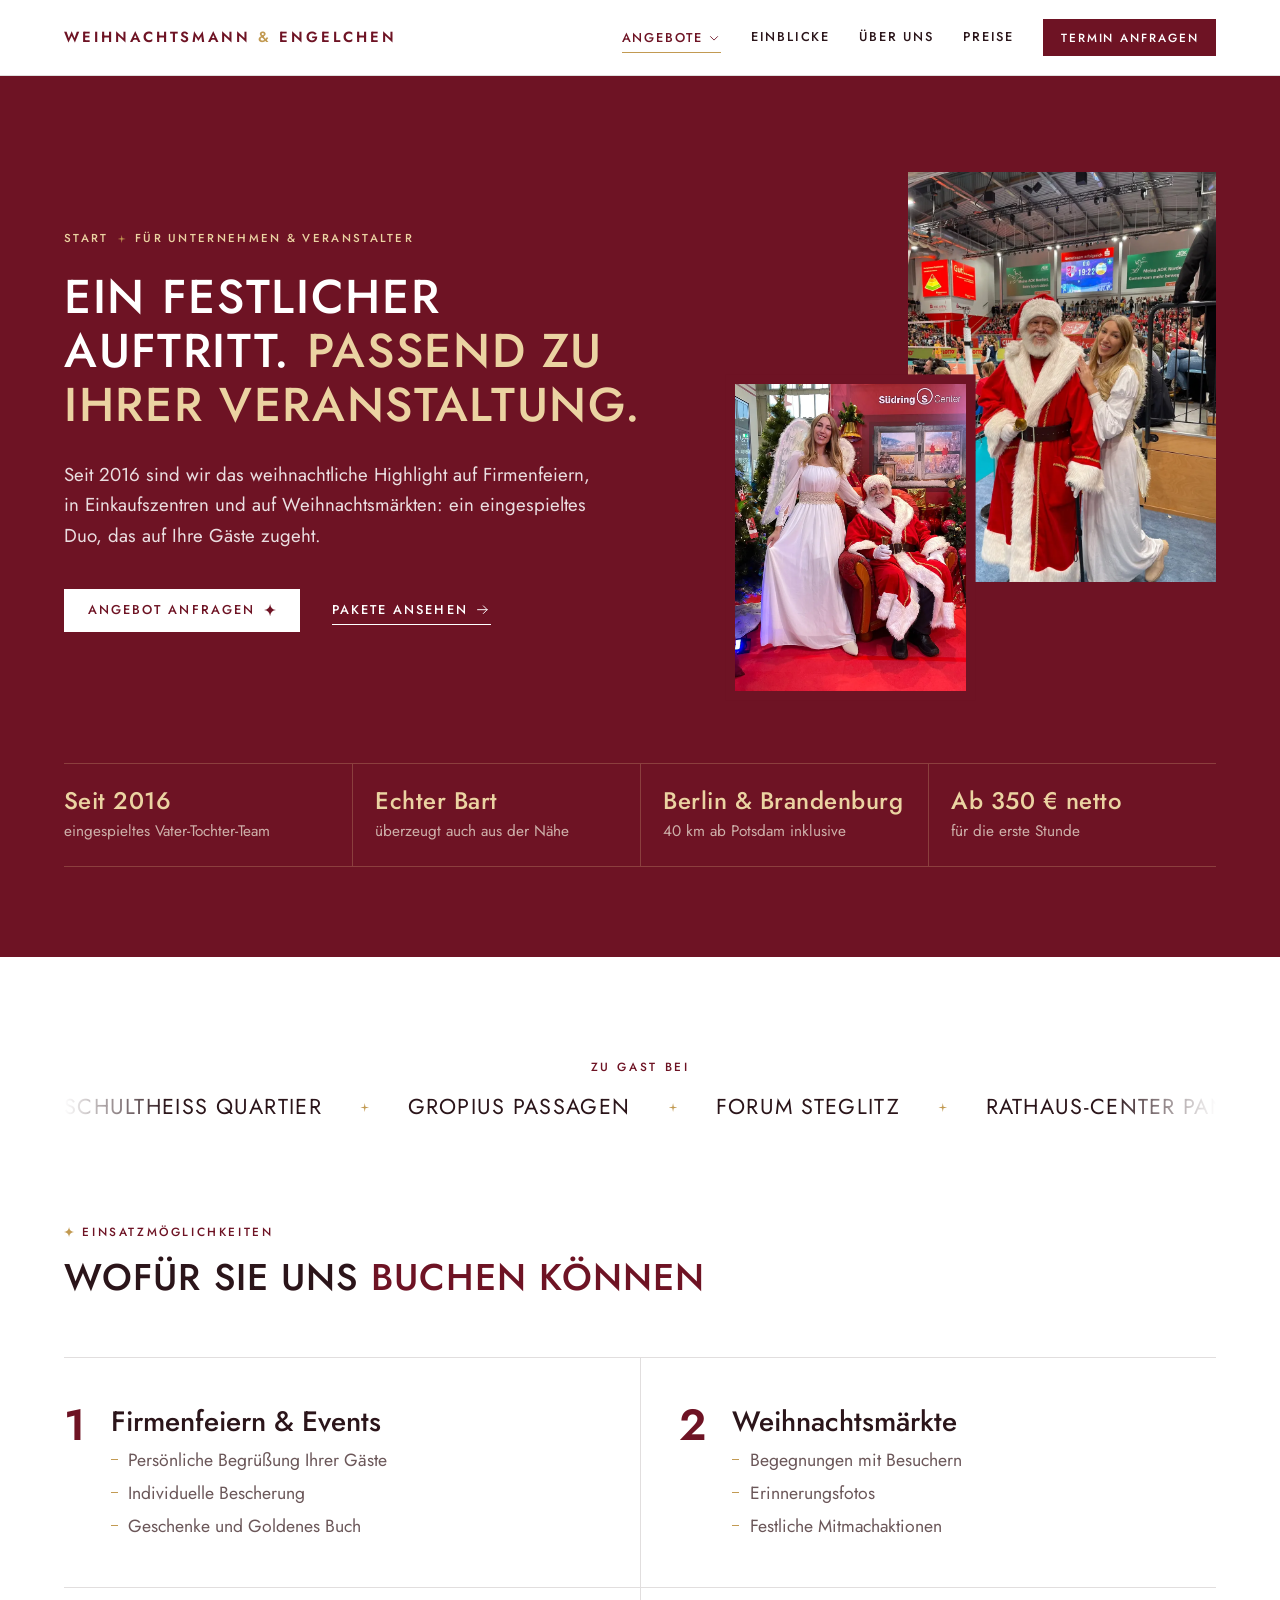
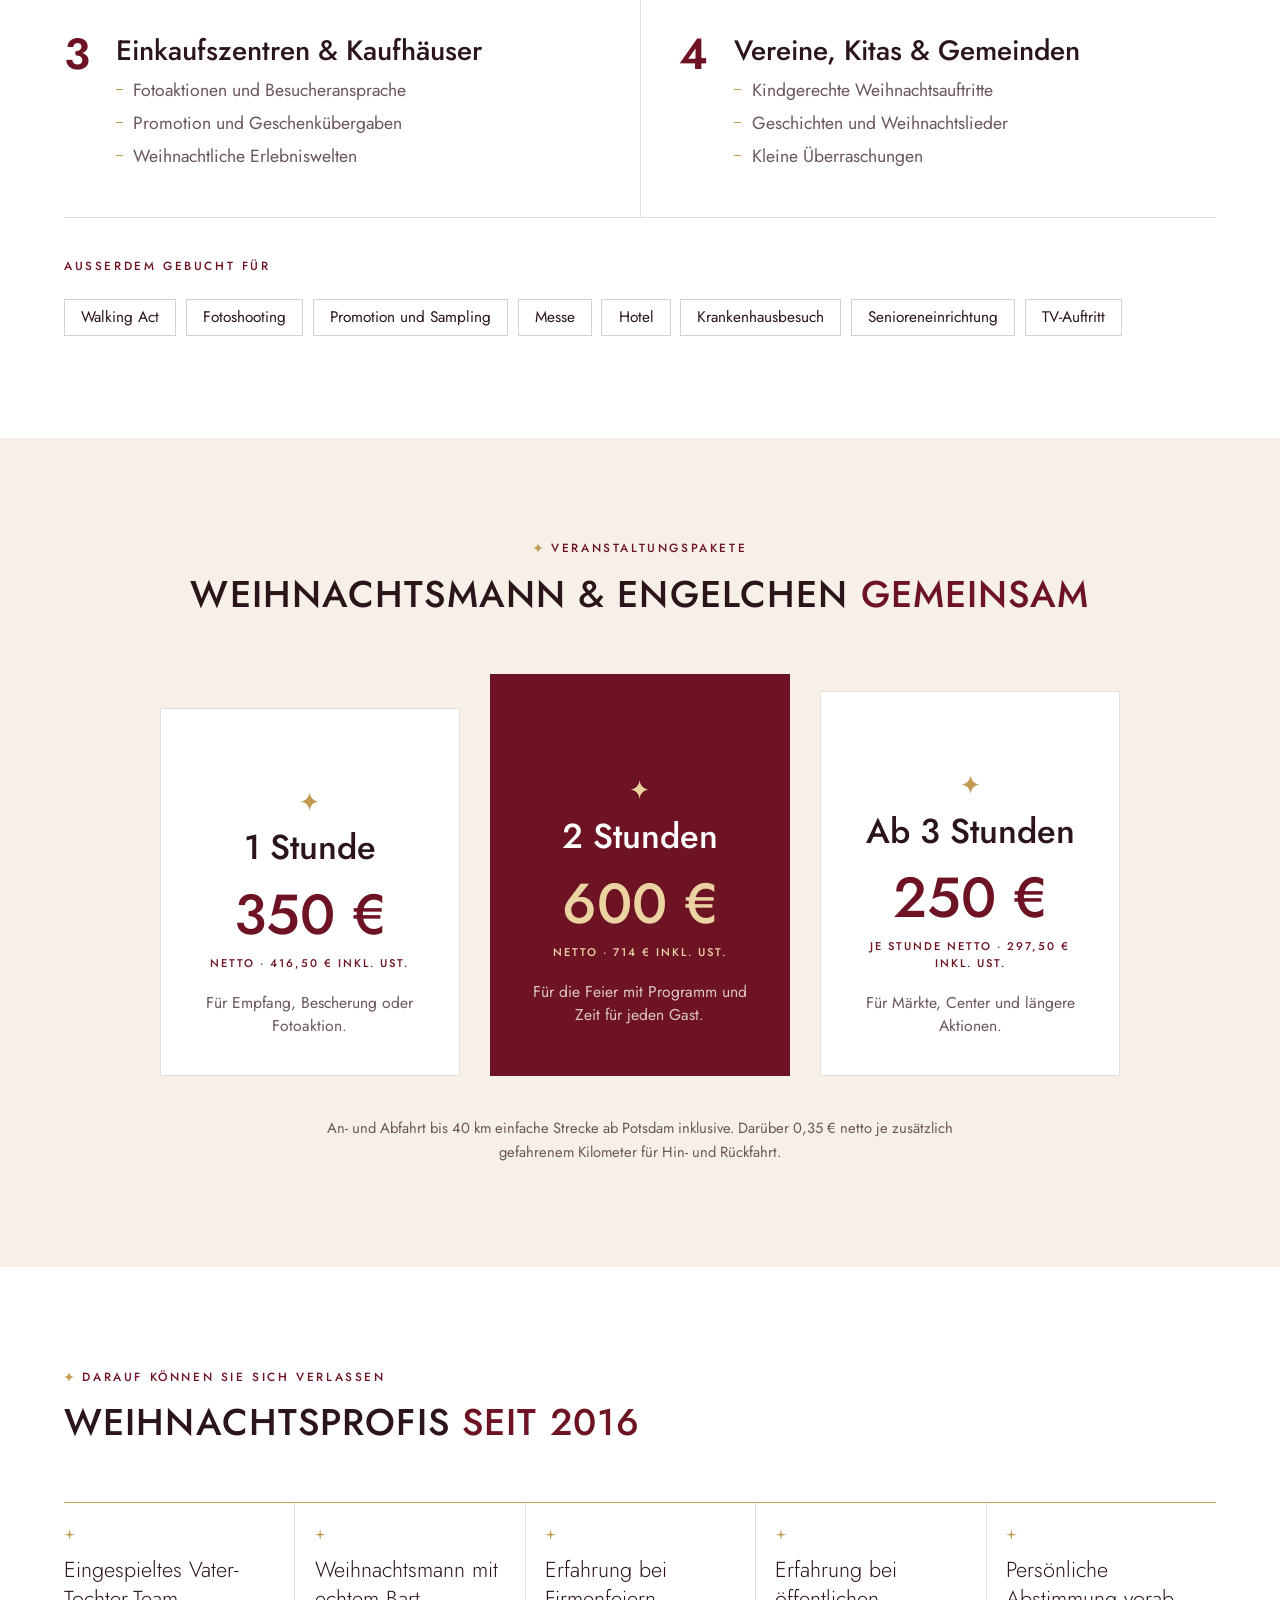
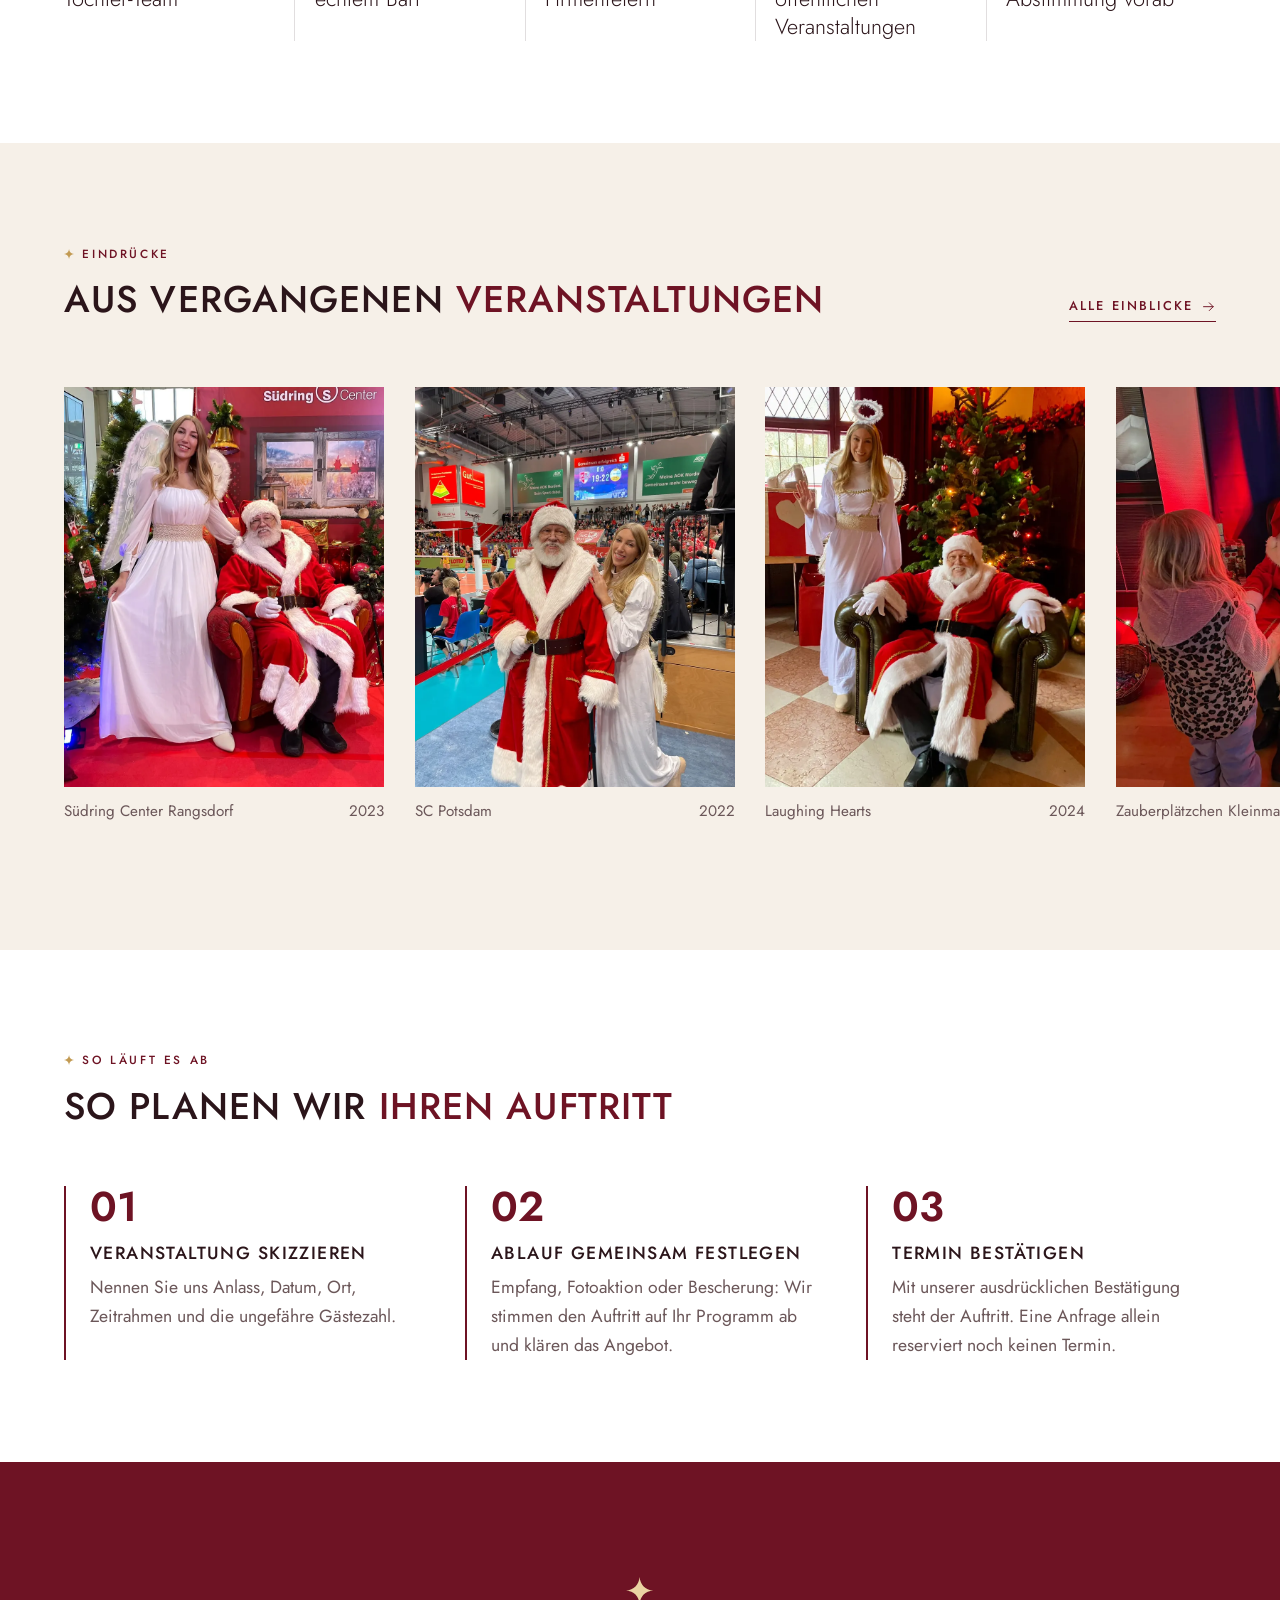
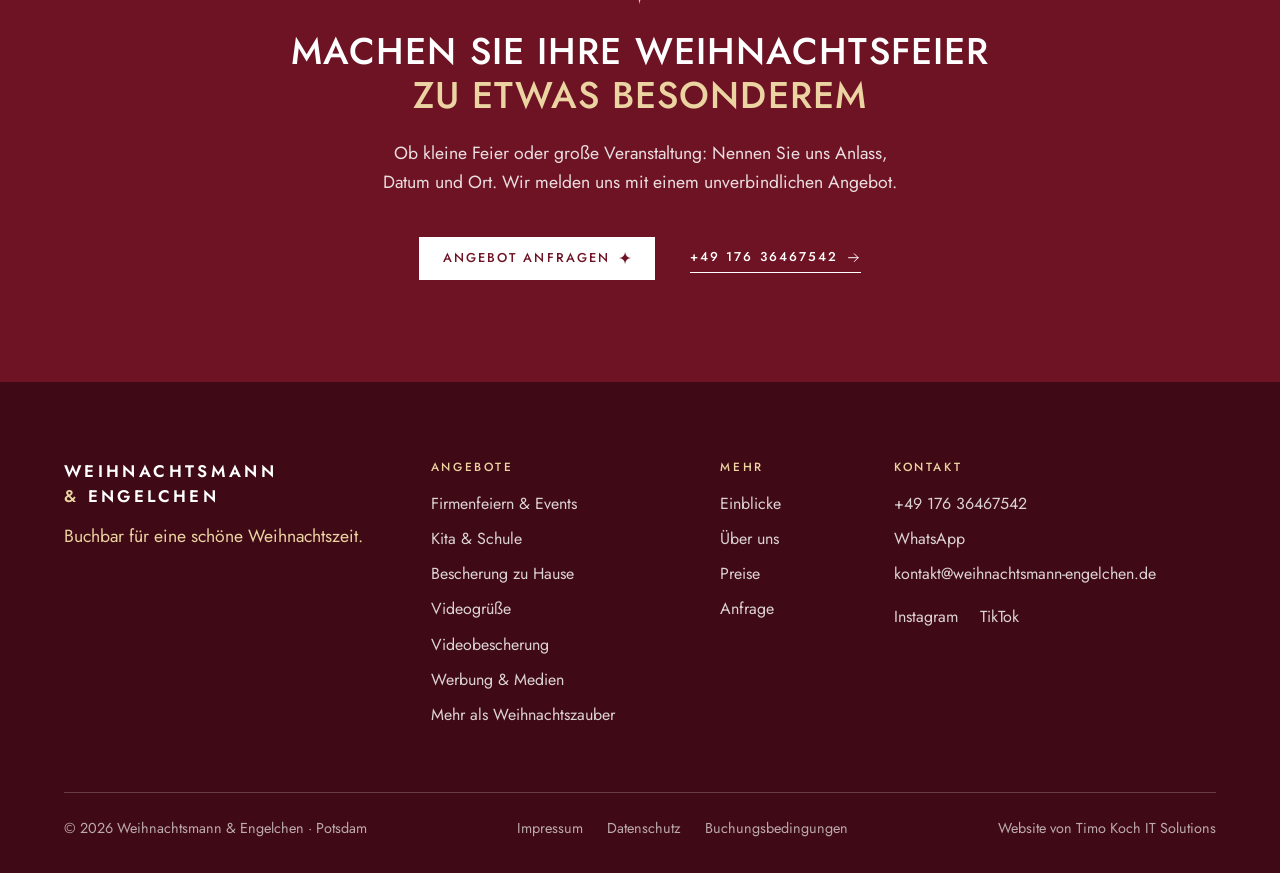
<file: firmen-events/index.html>
<!doctype html>
<html lang="de">
<head>
  <meta charset="utf-8">
  <meta name="viewport" content="width=device-width, initial-scale=1">
  <title>Firmenfeiern &amp; Events | Weihnachtsmann &amp; Engelchen</title>
  <meta name="description" content="Weihnachtsmann mit echtem Bart und Engelchen für Firmenfeiern, Weihnachtsmärkte und Einkaufszentren in Berlin und Brandenburg. Eingespieltes Vater-Tochter-Team seit 2016, Pakete ab einer Stunde.">
  <meta name="theme-color" content="#FFFFFF">

  <meta property="og:type" content="website">
  <meta property="og:locale" content="de_DE">
  <meta property="og:title" content="Firmenfeiern &amp; Events">
  <meta property="og:description" content="Weihnachtsmann mit echtem Bart und Engelchen für Firmenfeiern, Weihnachtsmärkte und Einkaufszentren in Berlin und Brandenburg. Eingespieltes Vater-Tochter-Team seit 2016, Pakete ab einer Stunde.">
  <meta property="og:image" content="../Bilder/hero-weihnachtsmann-engelchen.webp">

  <link rel="icon" href="../favicon.ico" sizes="any">
  <link rel="icon" type="image/png" sizes="32x32" href="../favicon-32x32.png">
  <link rel="icon" type="image/png" sizes="16x16" href="../favicon-16x16.png">
  <link rel="apple-touch-icon" sizes="180x180" href="../apple-touch-icon.png">

  <link rel="preload" href="../fonts/jost-variable.woff2" as="font" type="font/woff2" crossorigin>
  <link rel="stylesheet" href="../css/style.css">
  <link rel="stylesheet" href="../css/seiten.css">
  <script>document.documentElement.classList.add('js');</script>
</head>
<body>

<svg class="unsichtbar" aria-hidden="true" focusable="false">
  <symbol id="stern" viewBox="0 0 24 24"><path d="M12 0c.6 7 5 11.4 12 12-7 .6-11.4 5-12 12-.6-7-5-11.4-12-12 7-.6 11.4-5 12-12z"/></symbol>
  <symbol id="pfeil" viewBox="0 0 24 24"><path d="M4 12h15M13 6l6 6-6 6" fill="none" stroke="currentColor" stroke-width="1.5" stroke-linecap="round" stroke-linejoin="round"/></symbol>
  <symbol id="winkel" viewBox="0 0 24 24"><path d="M6 9.5l6 6 6-6" fill="none" stroke="currentColor" stroke-width="1.5" stroke-linecap="round" stroke-linejoin="round"/></symbol>
  <symbol id="sprechblase" viewBox="0 0 24 24"><path d="M12 3.5a8.5 8.5 0 0 0-7.3 12.8L3.5 20.5l4.3-1.1A8.5 8.5 0 1 0 12 3.5z" fill="none" stroke="currentColor" stroke-width="1.5" stroke-linejoin="round"/></symbol>
  <symbol id="brief" viewBox="0 0 24 24"><path d="M3.5 6.5h17v11h-17zM3.5 7l8.5 6.5L20.5 7" fill="none" stroke="currentColor" stroke-width="1.5" stroke-linejoin="round"/></symbol>
  <symbol id="hoerer" viewBox="0 0 24 24"><path d="M6.2 3.8h3.1l1.5 4.2-2 1.5a11 11 0 0 0 5.7 5.7l1.5-2 4.2 1.5v3.1a2 2 0 0 1-2.2 2A16.500 16.500 0 0 1 4.200 6a2 2 0 0 1 2-2.200z" fill="none" stroke="currentColor" stroke-width="1.5" stroke-linejoin="round"/></symbol>
  <symbol id="abspielen" viewBox="0 0 24 24"><path d="M8 5.5v13l11-6.5z"/></symbol>
  <symbol id="kreuz" viewBox="0 0 24 24"><path d="M6 6l12 12M18 6L6 18" fill="none" stroke="currentColor" stroke-width="1.5" stroke-linecap="round"/></symbol>
  <symbol id="haken" viewBox="0 0 24 24"><path d="M5 12.5l4.5 4.5L19 7.500" fill="none" stroke="currentColor" stroke-width="1.6" stroke-linecap="round" stroke-linejoin="round"/></symbol>
</svg>

<a class="sprung" href="#inhalt">Zum Inhalt springen</a>

<!-- ============ Kopf ============ -->
<header class="kopf" id="kopf">
  <div class="kopf__innen">
    <a class="marke" href="../" aria-label="Weihnachtsmann &amp; Engelchen, zur Startseite">
      <span>Weihnachtsmann</span> <span><em>&amp;</em> Engelchen</span>
    </a>

    <nav class="nav" id="nav" aria-label="Hauptnavigation">
      <div class="nav__gruppe" id="nav-angebote">
        <button class="nav__link nav__auf" type="button" aria-expanded="false" aria-controls="untermenue" aria-current="true">Angebote<svg aria-hidden="true"><use href="#winkel"/></svg></button>
        <div class="untermenue" id="untermenue">
          <div class="untermenue__spalte">
            <p class="dachzeile">Vor Ort</p>
            <a href="../firmen-events/"><b>Firmenfeiern &amp; Events</b><small>Feiern, Märkte, Einkaufszentren</small></a>
            <a href="../kita-schule/"><b>Kita &amp; Schule</b><small>Ruhig, kindgerecht, abgestimmt</small></a>
            <a href="../bescherung/"><b>Bescherung zu Hause</b><small>Mit Goldenem Buch</small></a>
            <a href="../mehr-als-weihnachtszauber/"><b>Mehr als Weihnachtszauber</b><small>Maskottchen &amp; Eventnetzwerk</small></a>
          </div>
          <div class="untermenue__spalte">
            <p class="dachzeile">Video &amp; Medien</p>
            <a href="../videogruesse/"><b>Videogrüße</b><small>Kurz, direkt aufs Handy</small></a>
            <a href="../videobescherung/"><b>Videobescherung</b><small>Ausführlich, fast wie vor Ort</small></a>
            <a href="../werbung-medien/"><b>Werbung &amp; Medien</b><small>Foto, Film, Social Media</small></a>
          </div>
        </div>
      </div>
      <a class="nav__link" href="../einblicke/">Einblicke</a>
      <a class="nav__link" href="../ueber-uns/">Über uns</a>
      <a class="nav__link" href="../preise/">Preise</a>
      <a class="knopf knopf--klein nav__knopf" href="../anfrage/">Termin anfragen</a>
    </nav>

    <a class="knopf knopf--klein kopf__knopf" href="../anfrage/">Anfragen</a>
    <button class="menue" id="menue" type="button" aria-expanded="false" aria-controls="nav">
      <span class="menue__striche" aria-hidden="true"></span>
      <span class="nur-vorlesen">Menü</span>
    </button>
  </div>
</header>

<main id="inhalt">

  <section class="seitenkopf seitenkopf--nacht" aria-labelledby="seitentitel">
    <div class="nacht seitenkopf__flaeche">
      <div class="seitenkopf__innen">
        <div>
          <ol class="pfad" aria-label="Sie sind hier">
            <li><a href="../">Start</a></li>
            <li>Für Unternehmen &amp; Veranstalter</li>
          </ol>
          <h1 class="seitenkopf__titel" id="seitentitel">Ein festlicher Auftritt. <em>Passend zu Ihrer Veranstaltung.</em></h1>
          <p class="seitenkopf__lead">Seit 2016 sind wir das weihnachtliche Highlight auf Firmenfeiern, in Einkaufszentren und auf Weihnachtsmärkten: ein eingespieltes Duo, das auf Ihre Gäste zugeht.</p>
          <div class="seitenkopf__aktionen">
            <a class="knopf knopf--gold" href="../anfrage/?anlass=event"><span>Angebot anfragen</span><svg aria-hidden="true"><use href="#stern"/></svg></a>
            <a class="textlink textlink--hell" href="#pakete">Pakete ansehen<svg aria-hidden="true"><use href="#pfeil"/></svg></a>
          </div>
        </div>
        <div class="duo zeig">
          <div class="fenster">
            <div class="fenster__glas">
              <img src="../Bilder/einblick-sc-potsdam-2022.webp" width="900" height="1200" fetchpriority="high"
                   alt="Weihnachtsmann und Engelchen am Spielfeldrand in der Halle des SC Potsdam">
            </div>
          </div>
          <div class="fenster">
            <div class="fenster__glas">
              <img src="../Bilder/einblick-suedring-center-2023.webp" width="900" height="1261"
                   alt="Weihnachtsmann im Sessel und Engelchen mit Flügeln auf der Bühne im Südring Center">
            </div>
          </div>
        </div>
      </div>

      <ul class="fakten" aria-label="Auf einen Blick">
        <li><b>Seit 2016</b><span>eingespieltes Vater-Tochter-Team</span></li>
        <li><b>Echter Bart</b><span>überzeugt auch aus der Nähe</span></li>
        <li><b>Berlin &amp; Brandenburg</b><span>40 km ab Potsdam inklusive</span></li>
        <li><b>Ab 350 € netto</b><span>für die erste Stunde</span></li>
      </ul>
    </div>
  </section>

  <!-- Referenzen -->
  <section class="abschnitt" style="padding-bottom:0" aria-label="Referenzen">
    <div class="zugast zeig" style="margin-top:0">
      <p class="dachzeile">Zu Gast bei</p>
      <div class="laufband">
        <ul class="laufband__spur">
          <li>Schultheiss Quartier</li><li>Gropius Passagen</li><li>Forum Steglitz</li><li>Rathaus-Center Pankow</li><li>Südring Center</li><li>EDEKA Center No.1</li><li>Thalia</li><li>Lieferando</li><li>Laughing Hearts</li><li>SC Potsdam</li><li>Gemeinde Kleinmachnow</li><li>Potsdamer Neueste Nachrichten</li>
        </ul>
        <ul class="laufband__spur" aria-hidden="true">
          <li>Schultheiss Quartier</li><li>Gropius Passagen</li><li>Forum Steglitz</li><li>Rathaus-Center Pankow</li><li>Südring Center</li><li>EDEKA Center No.1</li><li>Thalia</li><li>Lieferando</li><li>Laughing Hearts</li><li>SC Potsdam</li><li>Gemeinde Kleinmachnow</li><li>Potsdamer Neueste Nachrichten</li>
        </ul>
      </div>
    </div>
  </section>

  <!-- Einsatzarten -->
  <section class="abschnitt" aria-labelledby="einsatz-titel">
    <div class="abschnitt__kopf zeig">
      <p class="dachzeile"><svg aria-hidden="true"><use href="#stern"/></svg>Einsatzmöglichkeiten</p>
      <h2 class="titel" id="einsatz-titel">Wofür Sie uns <em>buchen können</em></h2>
    </div>
    <div class="einsatz">
      <article class="einsatz__feld zeig">
        <span class="einsatz__nr" aria-hidden="true">1</span>
        <h3>Firmenfeiern &amp; Events</h3>
        <ul>
          <li>Persönliche Begrüßung Ihrer Gäste</li>
          <li>Individuelle Bescherung</li>
          <li>Geschenke und Goldenes Buch</li>
        </ul>
      </article>
      <article class="einsatz__feld zeig" style="--warte:.1s">
        <span class="einsatz__nr" aria-hidden="true">2</span>
        <h3>Weihnachtsmärkte</h3>
        <ul>
          <li>Begegnungen mit Besuchern</li>
          <li>Erinnerungsfotos</li>
          <li>Festliche Mitmachaktionen</li>
        </ul>
      </article>
      <article class="einsatz__feld zeig">
        <span class="einsatz__nr" aria-hidden="true">3</span>
        <h3>Einkaufszentren &amp; Kaufhäuser</h3>
        <ul>
          <li>Fotoaktionen und Besucheransprache</li>
          <li>Promotion und Geschenkübergaben</li>
          <li>Weihnachtliche Erlebniswelten</li>
        </ul>
      </article>
      <article class="einsatz__feld zeig" style="--warte:.1s">
        <span class="einsatz__nr" aria-hidden="true">4</span>
        <h3>Vereine, Kitas &amp; Gemeinden</h3>
        <ul>
          <li>Kindgerechte Weihnachtsauftritte</li>
          <li>Geschichten und Weihnachtslieder</li>
          <li>Kleine Überraschungen</li>
        </ul>
      </article>
    </div>
    <div class="zeig" style="max-width:var(--breite);margin:2.5rem auto 0">
      <p class="dachzeile">Außerdem gebucht für</p>
      <ul class="stichworte">
        <li>Walking Act</li><li>Fotoshooting</li><li>Promotion und Sampling</li><li>Messe</li><li>Hotel</li><li>Krankenhausbesuch</li><li>Senioreneinrichtung</li><li>TV-Auftritt</li>
      </ul>
    </div>
  </section>

  <!-- Pakete -->
  <section class="abschnitt abschnitt--leinen" id="pakete" aria-labelledby="pakete-titel">
    <div class="abschnitt__kopf zeig" style="text-align:center;display:grid;justify-items:center">
      <p class="dachzeile"><svg aria-hidden="true"><use href="#stern"/></svg>Veranstaltungspakete</p>
      <h2 class="titel" id="pakete-titel">Weihnachtsmann &amp; Engelchen <em>gemeinsam</em></h2>
    </div>
    <div class="pakete">
      <article class="paket zeig">
        <svg aria-hidden="true"><use href="#stern"/></svg>
        <h3 class="paket__dauer">1 Stunde</h3>
        <p class="paket__preis">350 €</p>
        <p class="paket__netto">netto · 416,50 € inkl. USt.</p>
        <p class="paket__text">Für Empfang, Bescherung oder Fotoaktion.</p>
      </article>
      <article class="paket paket--mitte zeig" style="--warte:.1s">
        <svg aria-hidden="true"><use href="#stern"/></svg>
        <h3 class="paket__dauer">2 Stunden</h3>
        <p class="paket__preis">600 €</p>
        <p class="paket__netto">netto · 714 € inkl. USt.</p>
        <p class="paket__text">Für die Feier mit Programm und Zeit für jeden Gast.</p>
      </article>
      <article class="paket zeig" style="--warte:.2s">
        <svg aria-hidden="true"><use href="#stern"/></svg>
        <h3 class="paket__dauer">Ab 3 Stunden</h3>
        <p class="paket__preis">250 €</p>
        <p class="paket__netto">je Stunde netto · 297,50 € inkl. USt.</p>
        <p class="paket__text">Für Märkte, Center und längere Aktionen.</p>
      </article>
    </div>
    <p class="fussnote zeig" style="text-align:center;max-width:44rem">An- und Abfahrt bis 40 km einfache Strecke ab Potsdam inklusive. Darüber 0,35 € netto je zusätzlich gefahrenem Kilometer für Hin- und Rückfahrt.</p>
  </section>

  <!-- Gründe -->
  <section class="abschnitt" aria-labelledby="gruende-titel">
    <div class="abschnitt__kopf zeig">
      <p class="dachzeile"><svg aria-hidden="true"><use href="#stern"/></svg>Darauf können Sie sich verlassen</p>
      <h2 class="titel" id="gruende-titel">Weihnachtsprofis <em>seit 2016</em></h2>
    </div>
    <ul class="gruende zeig">
      <li>Eingespieltes Vater-Tochter-Team</li>
      <li>Weihnachtsmann mit echtem Bart</li>
      <li>Erfahrung bei Firmenfeiern</li>
      <li>Erfahrung bei öffentlichen Veranstaltungen</li>
      <li>Persönliche Abstimmung vorab</li>
    </ul>
  </section>

  <!-- Eindrücke -->
  <section class="abschnitt einblicke" aria-labelledby="eindruecke-titel">
    <div class="abschnitt__kopf abschnitt__kopf--reihe zeig">
      <div>
        <p class="dachzeile"><svg aria-hidden="true"><use href="#stern"/></svg>Eindrücke</p>
        <h2 class="titel" id="eindruecke-titel">Aus vergangenen <em>Veranstaltungen</em></h2>
      </div>
      <a class="textlink" href="../einblicke/">Alle Einblicke<svg aria-hidden="true"><use href="#pfeil"/></svg></a>
    </div>
    <div class="film" id="film" tabindex="0" role="region" aria-label="Fotos von Veranstaltungen, seitlich scrollbar">
      <figure class="film__bild">
        <img src="../Bilder/einblick-suedring-center-2023.webp" width="900" height="1261" loading="lazy" alt="Weihnachtsmann im Sessel und Engelchen mit Flügeln auf der Bühne im Südring Center">
        <figcaption><b>Südring Center Rangsdorf</b><span>2023</span></figcaption>
      </figure>
      <figure class="film__bild film__bild--tief">
        <img src="../Bilder/einblick-sc-potsdam-2022.webp" width="900" height="1200" loading="lazy" alt="Weihnachtsmann und Engelchen am Spielfeldrand in der Halle des SC Potsdam">
        <figcaption><b>SC Potsdam</b><span>2022</span></figcaption>
      </figure>
      <figure class="film__bild">
        <img src="../Bilder/einblick-laughing-hearts-2024.webp" width="900" height="1200" loading="lazy" alt="Engelchen mit Heiligenschein neben dem Weihnachtsmann im Ledersessel vor einem geschmückten Baum">
        <figcaption><b>Laughing Hearts</b><span>2024</span></figcaption>
      </figure>
      <figure class="film__bild film__bild--tief">
        <img src="../Bilder/einblick-kleinmachnow-2025.webp" width="900" height="1200" loading="lazy" alt="Ein Kind steht vor dem Weihnachtsmann, der in einem Sessel sitzt">
        <figcaption><b>Zauberplätzchen Kleinmachnow</b><span>2025</span></figcaption>
      </figure>
      <figure class="film__bild">
        <img src="../Bilder/einblick-kitabesuch-2024.webp" width="900" height="1200" loading="lazy" alt="Kinder sitzen im Halbkreis vor dem Weihnachtsmann und dem Engelchen">
        <figcaption><b>Kitabesuch</b><span>2024</span></figcaption>
      </figure>
    </div>
  </section>

  <!-- Ablauf -->
  <section class="abschnitt" aria-labelledby="ablauf-titel">
    <div class="abschnitt__kopf zeig">
      <p class="dachzeile"><svg aria-hidden="true"><use href="#stern"/></svg>So läuft es ab</p>
      <h2 class="titel" id="ablauf-titel">So planen wir <em>Ihren Auftritt</em></h2>
    </div>
    <ol class="schritte">
      <li class="schritt zeig">
        <span class="schritt__nr" aria-hidden="true">1</span>
        <h3>Veranstaltung skizzieren</h3>
        <p>Nennen Sie uns Anlass, Datum, Ort, Zeitrahmen und die ungefähre Gästezahl.</p>
      </li>
      <li class="schritt zeig">
        <span class="schritt__nr" aria-hidden="true">2</span>
        <h3>Ablauf gemeinsam festlegen</h3>
        <p>Empfang, Fotoaktion oder Bescherung: Wir stimmen den Auftritt auf Ihr Programm ab und klären das Angebot.</p>
      </li>
      <li class="schritt zeig">
        <span class="schritt__nr" aria-hidden="true">3</span>
        <h3>Termin bestätigen</h3>
        <p>Mit unserer ausdrücklichen Bestätigung steht der Auftritt. Eine Anfrage allein reserviert noch keinen Termin.</p>
      </li>
    </ol>
  </section>

  <!-- Abschluss -->
  <section class="abschluss" aria-labelledby="abschluss-titel">
    <div class="nacht abschluss__flaeche">
      <div class="abschluss__innen zeig">
        <svg class="abschluss__stern" aria-hidden="true"><use href="#stern"/></svg>
        <h2 class="titel" id="abschluss-titel">Machen Sie Ihre Weihnachtsfeier <em>zu etwas Besonderem</em></h2>
        <p>Ob kleine Feier oder große Veranstaltung: Nennen Sie uns Anlass, Datum und Ort. Wir melden uns mit einem unverbindlichen Angebot.</p>
        <div class="abschluss__aktionen">
          <a class="knopf knopf--gold" href="../anfrage/?anlass=event"><span>Angebot anfragen</span><svg aria-hidden="true"><use href="#stern"/></svg></a>
          <a class="textlink textlink--hell" href="tel:+4917636467542">+49 176 36467542<svg aria-hidden="true"><use href="#pfeil"/></svg></a>
        </div>
      </div>
    </div>
  </section>
</main>

<!-- ============ Fuß ============ -->
<footer class="fuss">
  <div class="fuss__innen">
    <div class="fuss__marke">
      <p class="fuss__name">Weihnachtsmann <em>&amp;</em>&nbsp;Engelchen</p>
      <p class="fuss__spruch">Buchbar für eine schöne Weihnachtszeit.</p>
    </div>

    <nav class="fuss__spalte" aria-label="Angebote">
      <p class="dachzeile">Angebote</p>
      <a href="../firmen-events/">Firmenfeiern &amp; Events</a>
      <a href="../kita-schule/">Kita &amp; Schule</a>
      <a href="../bescherung/">Bescherung zu Hause</a>
      <a href="../videogruesse/">Videogrüße</a>
      <a href="../videobescherung/">Videobescherung</a>
      <a href="../werbung-medien/">Werbung &amp; Medien</a>
      <a href="../mehr-als-weihnachtszauber/">Mehr als Weihnachtszauber</a>
    </nav>

    <nav class="fuss__spalte" aria-label="Weitere Seiten">
      <p class="dachzeile">Mehr</p>
      <a href="../einblicke/">Einblicke</a>
      <a href="../ueber-uns/">Über uns</a>
      <a href="../preise/">Preise</a>
      <a href="../anfrage/">Anfrage</a>
    </nav>

    <div class="fuss__spalte">
      <p class="dachzeile">Kontakt</p>
      <a href="tel:+4917636467542">+49 176 36467542</a>
      <a href="https://wa.me/4917636467542" target="_blank" rel="noopener">WhatsApp</a>
      <a href="mailto:kontakt@weihnachtsmann-engelchen.de">kontakt@weihnachtsmann-engelchen.de</a>
      <span class="fuss__sozial"><a href="https://www.instagram.com/weihnachtsmann_und_engelchen/" target="_blank" rel="noopener">Instagram</a><a href="https://www.tiktok.com/@weihnachtsmann_und_engel" target="_blank" rel="noopener">TikTok</a></span>
    </div>
  </div>

  <div class="fuss__unten">
    <p>© <span data-jahr>2026</span> Weihnachtsmann &amp; Engelchen · Potsdam</p>
    <p class="fuss__recht">
      <a href="../impressum/">Impressum</a>
      <a href="../datenschutz/">Datenschutz</a>
      <a href="../buchungsbedingungen/">Buchungsbedingungen</a>
    </p>
    <p class="fuss__dank">Website von <a href="https://timokochitsolutions.de" target="_blank" rel="noopener">Timo Koch IT Solutions</a></p>
  </div>
</footer>

<a class="wa" id="wa" href="https://wa.me/4917636467542" target="_blank" rel="noopener" aria-label="Per WhatsApp schreiben">
  <svg aria-hidden="true"><use href="#sprechblase"/></svg><span>WhatsApp</span>
</a>

<script src="../js/main.js" defer></script>
<script src="../js/seiten.js" defer></script>
</body>
</html>
</file>
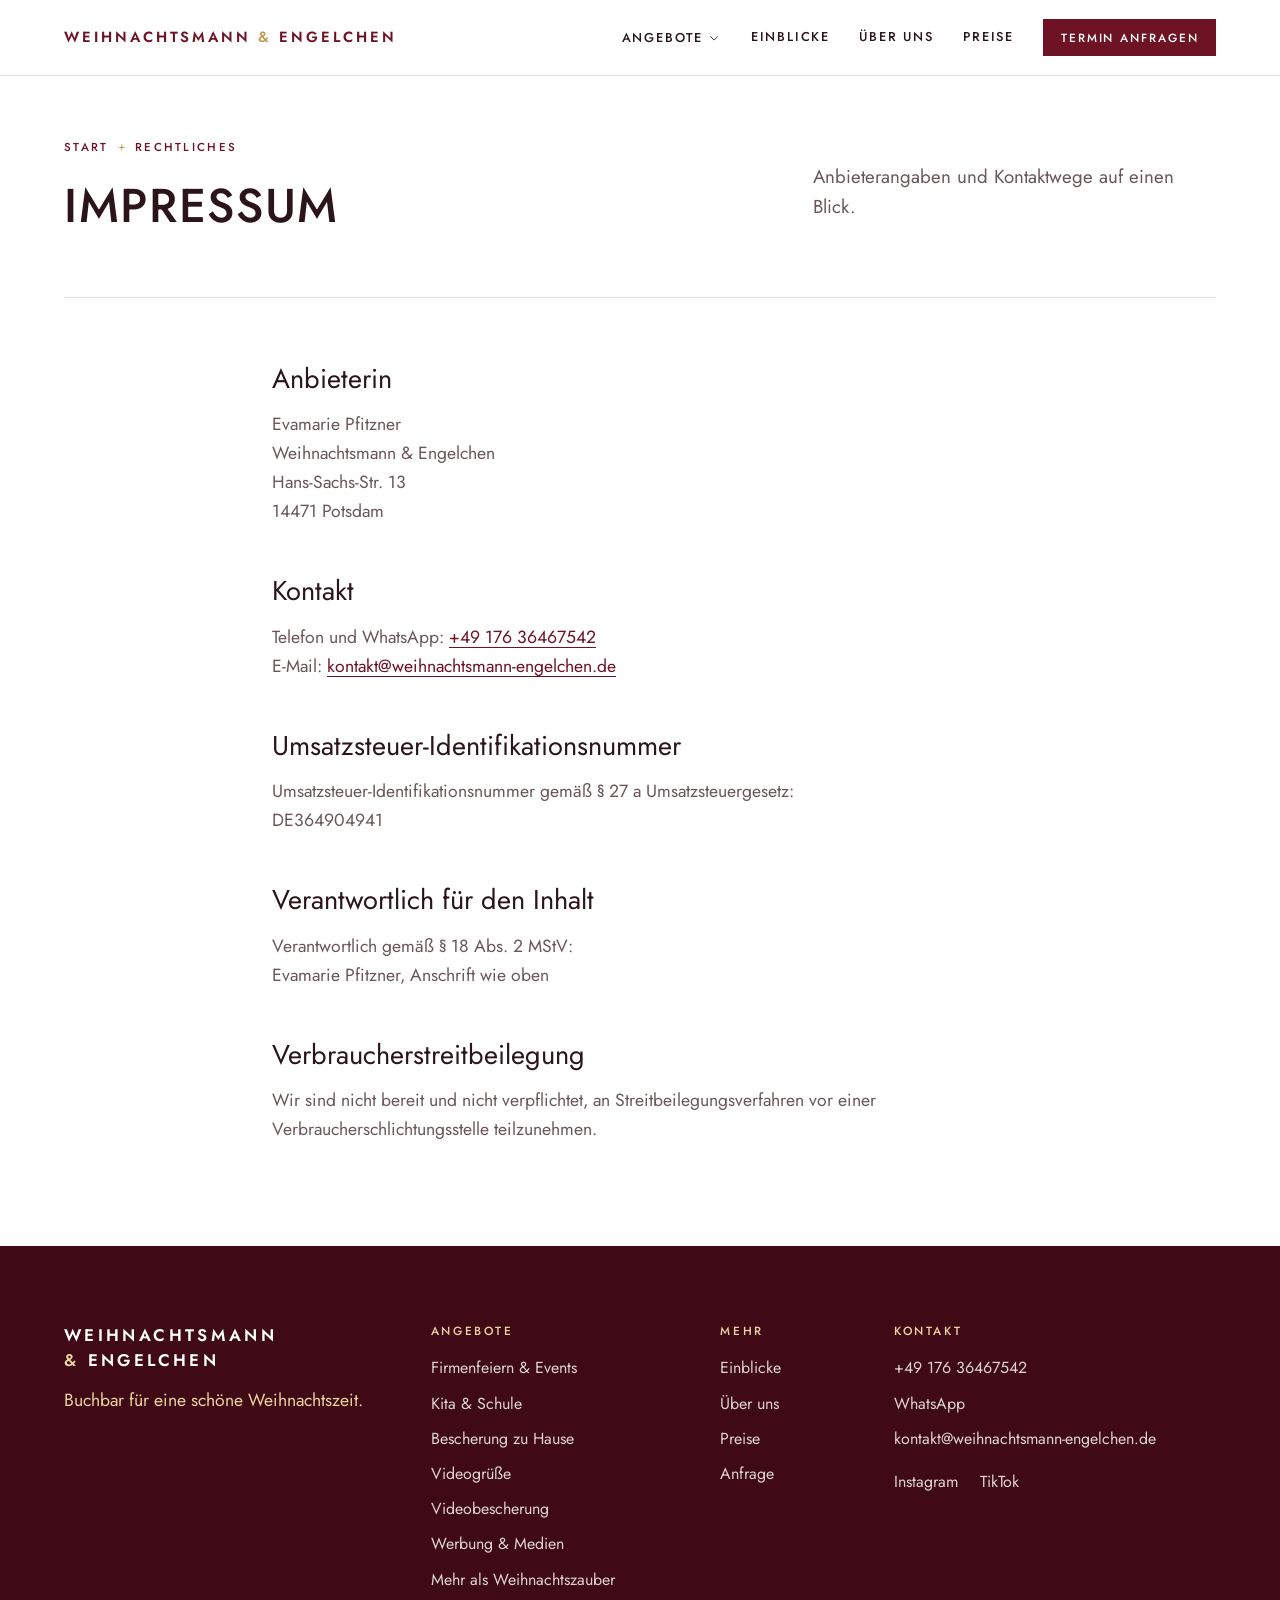
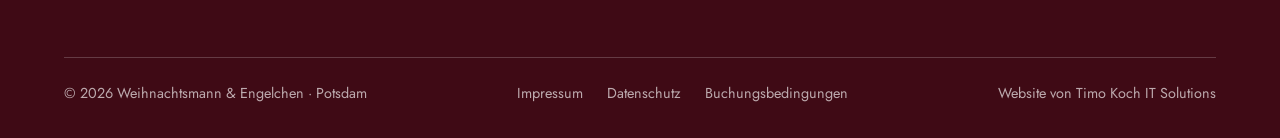
<file: impressum/index.html>
<!doctype html>
<html lang="de">
<head>
  <meta charset="utf-8">
  <meta name="viewport" content="width=device-width, initial-scale=1">
  <title>Impressum | Weihnachtsmann &amp; Engelchen</title>
  <meta name="description" content="Impressum und Anbieterangaben von Weihnachtsmann und Engelchen.">
  <meta name="robots" content="noindex">
  <meta name="theme-color" content="#FFFFFF">

  <meta property="og:type" content="website">
  <meta property="og:locale" content="de_DE">
  <meta property="og:title" content="Impressum">
  <meta property="og:description" content="Impressum und Anbieterangaben von Weihnachtsmann und Engelchen.">
  <meta property="og:image" content="../Bilder/hero-weihnachtsmann-engelchen.webp">

  <link rel="icon" href="../favicon.ico" sizes="any">
  <link rel="icon" type="image/png" sizes="32x32" href="../favicon-32x32.png">
  <link rel="icon" type="image/png" sizes="16x16" href="../favicon-16x16.png">
  <link rel="apple-touch-icon" sizes="180x180" href="../apple-touch-icon.png">

  <link rel="preload" href="../fonts/jost-variable.woff2" as="font" type="font/woff2" crossorigin>
  <link rel="stylesheet" href="../css/style.css">
  <link rel="stylesheet" href="../css/seiten.css">
  <script>document.documentElement.classList.add('js');</script>
</head>
<body>

<svg class="unsichtbar" aria-hidden="true" focusable="false">
  <symbol id="stern" viewBox="0 0 24 24"><path d="M12 0c.6 7 5 11.4 12 12-7 .6-11.4 5-12 12-.6-7-5-11.4-12-12 7-.6 11.4-5 12-12z"/></symbol>
  <symbol id="pfeil" viewBox="0 0 24 24"><path d="M4 12h15M13 6l6 6-6 6" fill="none" stroke="currentColor" stroke-width="1.5" stroke-linecap="round" stroke-linejoin="round"/></symbol>
  <symbol id="winkel" viewBox="0 0 24 24"><path d="M6 9.5l6 6 6-6" fill="none" stroke="currentColor" stroke-width="1.5" stroke-linecap="round" stroke-linejoin="round"/></symbol>
  <symbol id="sprechblase" viewBox="0 0 24 24"><path d="M12 3.5a8.5 8.5 0 0 0-7.3 12.8L3.5 20.5l4.3-1.1A8.5 8.5 0 1 0 12 3.5z" fill="none" stroke="currentColor" stroke-width="1.5" stroke-linejoin="round"/></symbol>
  <symbol id="brief" viewBox="0 0 24 24"><path d="M3.5 6.5h17v11h-17zM3.5 7l8.5 6.5L20.5 7" fill="none" stroke="currentColor" stroke-width="1.5" stroke-linejoin="round"/></symbol>
  <symbol id="hoerer" viewBox="0 0 24 24"><path d="M6.2 3.8h3.1l1.5 4.2-2 1.5a11 11 0 0 0 5.7 5.7l1.5-2 4.2 1.5v3.1a2 2 0 0 1-2.2 2A16.500 16.500 0 0 1 4.200 6a2 2 0 0 1 2-2.200z" fill="none" stroke="currentColor" stroke-width="1.5" stroke-linejoin="round"/></symbol>
  <symbol id="abspielen" viewBox="0 0 24 24"><path d="M8 5.5v13l11-6.5z"/></symbol>
  <symbol id="kreuz" viewBox="0 0 24 24"><path d="M6 6l12 12M18 6L6 18" fill="none" stroke="currentColor" stroke-width="1.5" stroke-linecap="round"/></symbol>
  <symbol id="haken" viewBox="0 0 24 24"><path d="M5 12.5l4.5 4.5L19 7.500" fill="none" stroke="currentColor" stroke-width="1.6" stroke-linecap="round" stroke-linejoin="round"/></symbol>
</svg>

<a class="sprung" href="#inhalt">Zum Inhalt springen</a>

<!-- ============ Kopf ============ -->
<header class="kopf" id="kopf">
  <div class="kopf__innen">
    <a class="marke" href="../" aria-label="Weihnachtsmann &amp; Engelchen, zur Startseite">
      <span>Weihnachtsmann</span> <span><em>&amp;</em> Engelchen</span>
    </a>

    <nav class="nav" id="nav" aria-label="Hauptnavigation">
      <div class="nav__gruppe" id="nav-angebote">
        <button class="nav__link nav__auf" type="button" aria-expanded="false" aria-controls="untermenue">Angebote<svg aria-hidden="true"><use href="#winkel"/></svg></button>
        <div class="untermenue" id="untermenue">
          <div class="untermenue__spalte">
            <p class="dachzeile">Vor Ort</p>
            <a href="../firmen-events/"><b>Firmenfeiern &amp; Events</b><small>Feiern, Märkte, Einkaufszentren</small></a>
            <a href="../kita-schule/"><b>Kita &amp; Schule</b><small>Ruhig, kindgerecht, abgestimmt</small></a>
            <a href="../bescherung/"><b>Bescherung zu Hause</b><small>Mit Goldenem Buch</small></a>
            <a href="../mehr-als-weihnachtszauber/"><b>Mehr als Weihnachtszauber</b><small>Maskottchen &amp; Eventnetzwerk</small></a>
          </div>
          <div class="untermenue__spalte">
            <p class="dachzeile">Video &amp; Medien</p>
            <a href="../videogruesse/"><b>Videogrüße</b><small>Kurz, direkt aufs Handy</small></a>
            <a href="../videobescherung/"><b>Videobescherung</b><small>Ausführlich, fast wie vor Ort</small></a>
            <a href="../werbung-medien/"><b>Werbung &amp; Medien</b><small>Foto, Film, Social Media</small></a>
          </div>
        </div>
      </div>
      <a class="nav__link" href="../einblicke/">Einblicke</a>
      <a class="nav__link" href="../ueber-uns/">Über uns</a>
      <a class="nav__link" href="../preise/">Preise</a>
      <a class="knopf knopf--klein nav__knopf" href="../anfrage/">Termin anfragen</a>
    </nav>

    <a class="knopf knopf--klein kopf__knopf" href="../anfrage/">Anfragen</a>
    <button class="menue" id="menue" type="button" aria-expanded="false" aria-controls="nav">
      <span class="menue__striche" aria-hidden="true"></span>
      <span class="nur-vorlesen">Menü</span>
    </button>
  </div>
</header>

<main id="inhalt">

  <section class="seitenkopf seitenkopf--text" aria-labelledby="seitentitel">
    <div class="seitenkopf__innen">
      <div>
        <ol class="pfad" aria-label="Ihr seid hier">
          <li><a href="../">Start</a></li>
          <li>Rechtliches</li>
        </ol>
        <h1 class="seitenkopf__titel" id="seitentitel">Impressum</h1>
      </div>
      <p class="seitenkopf__lead">Anbieterangaben und Kontaktwege auf einen Blick.</p>
    </div>
  </section>

  <section class="abschnitt" style="padding-top:clamp(2.5rem,5vw,4rem)">
    <div class="recht">
      <h2>Anbieterin</h2>
      <address>
        Evamarie Pfitzner<br>
        Weihnachtsmann &amp; Engelchen<br>
        Hans-Sachs-Str. 13<br>
        14471 Potsdam
      </address>

      <h2>Kontakt</h2>
      <p>Telefon und WhatsApp: <a href="tel:+4917636467542">+49 176 36467542</a><br>
      E-Mail: <a href="mailto:kontakt@weihnachtsmann-engelchen.de">kontakt@weihnachtsmann-engelchen.de</a></p>

      <h2>Umsatzsteuer-Identifikationsnummer</h2>
      <p>Umsatzsteuer-Identifikationsnummer gemäß § 27 a Umsatzsteuergesetz:<br>
      DE364904941</p>

      <h2>Verantwortlich für den Inhalt</h2>
      <p>Verantwortlich gemäß § 18 Abs. 2 MStV:<br>
      Evamarie Pfitzner, Anschrift wie oben</p>

      <h2>Verbraucherstreitbeilegung</h2>
      <p>Wir sind nicht bereit und nicht verpflichtet, an Streitbeilegungsverfahren vor einer Verbraucherschlichtungsstelle teilzunehmen.</p>
    </div>
  </section>
</main>

<!-- ============ Fuß ============ -->
<footer class="fuss">
  <div class="fuss__innen">
    <div class="fuss__marke">
      <p class="fuss__name">Weihnachtsmann <em>&amp;</em>&nbsp;Engelchen</p>
      <p class="fuss__spruch">Buchbar für eine schöne Weihnachtszeit.</p>
    </div>

    <nav class="fuss__spalte" aria-label="Angebote">
      <p class="dachzeile">Angebote</p>
      <a href="../firmen-events/">Firmenfeiern &amp; Events</a>
      <a href="../kita-schule/">Kita &amp; Schule</a>
      <a href="../bescherung/">Bescherung zu Hause</a>
      <a href="../videogruesse/">Videogrüße</a>
      <a href="../videobescherung/">Videobescherung</a>
      <a href="../werbung-medien/">Werbung &amp; Medien</a>
      <a href="../mehr-als-weihnachtszauber/">Mehr als Weihnachtszauber</a>
    </nav>

    <nav class="fuss__spalte" aria-label="Weitere Seiten">
      <p class="dachzeile">Mehr</p>
      <a href="../einblicke/">Einblicke</a>
      <a href="../ueber-uns/">Über uns</a>
      <a href="../preise/">Preise</a>
      <a href="../anfrage/">Anfrage</a>
    </nav>

    <div class="fuss__spalte">
      <p class="dachzeile">Kontakt</p>
      <a href="tel:+4917636467542">+49 176 36467542</a>
      <a href="https://wa.me/4917636467542" target="_blank" rel="noopener">WhatsApp</a>
      <a href="mailto:kontakt@weihnachtsmann-engelchen.de">kontakt@weihnachtsmann-engelchen.de</a>
      <span class="fuss__sozial"><a href="https://www.instagram.com/weihnachtsmann_und_engelchen/" target="_blank" rel="noopener">Instagram</a><a href="https://www.tiktok.com/@weihnachtsmann_und_engel" target="_blank" rel="noopener">TikTok</a></span>
    </div>
  </div>

  <div class="fuss__unten">
    <p>© <span data-jahr>2026</span> Weihnachtsmann &amp; Engelchen · Potsdam</p>
    <p class="fuss__recht">
      <a href="../impressum/">Impressum</a>
      <a href="../datenschutz/">Datenschutz</a>
      <a href="../buchungsbedingungen/">Buchungsbedingungen</a>
    </p>
    <p class="fuss__dank">Website von <a href="https://timokochitsolutions.de" target="_blank" rel="noopener">Timo Koch IT Solutions</a></p>
  </div>
</footer>

<a class="wa" id="wa" href="https://wa.me/4917636467542" target="_blank" rel="noopener" aria-label="Per WhatsApp schreiben">
  <svg aria-hidden="true"><use href="#sprechblase"/></svg><span>WhatsApp</span>
</a>

<script src="../js/main.js" defer></script>
<script src="../js/seiten.js" defer></script>
</body>
</html>
</file>
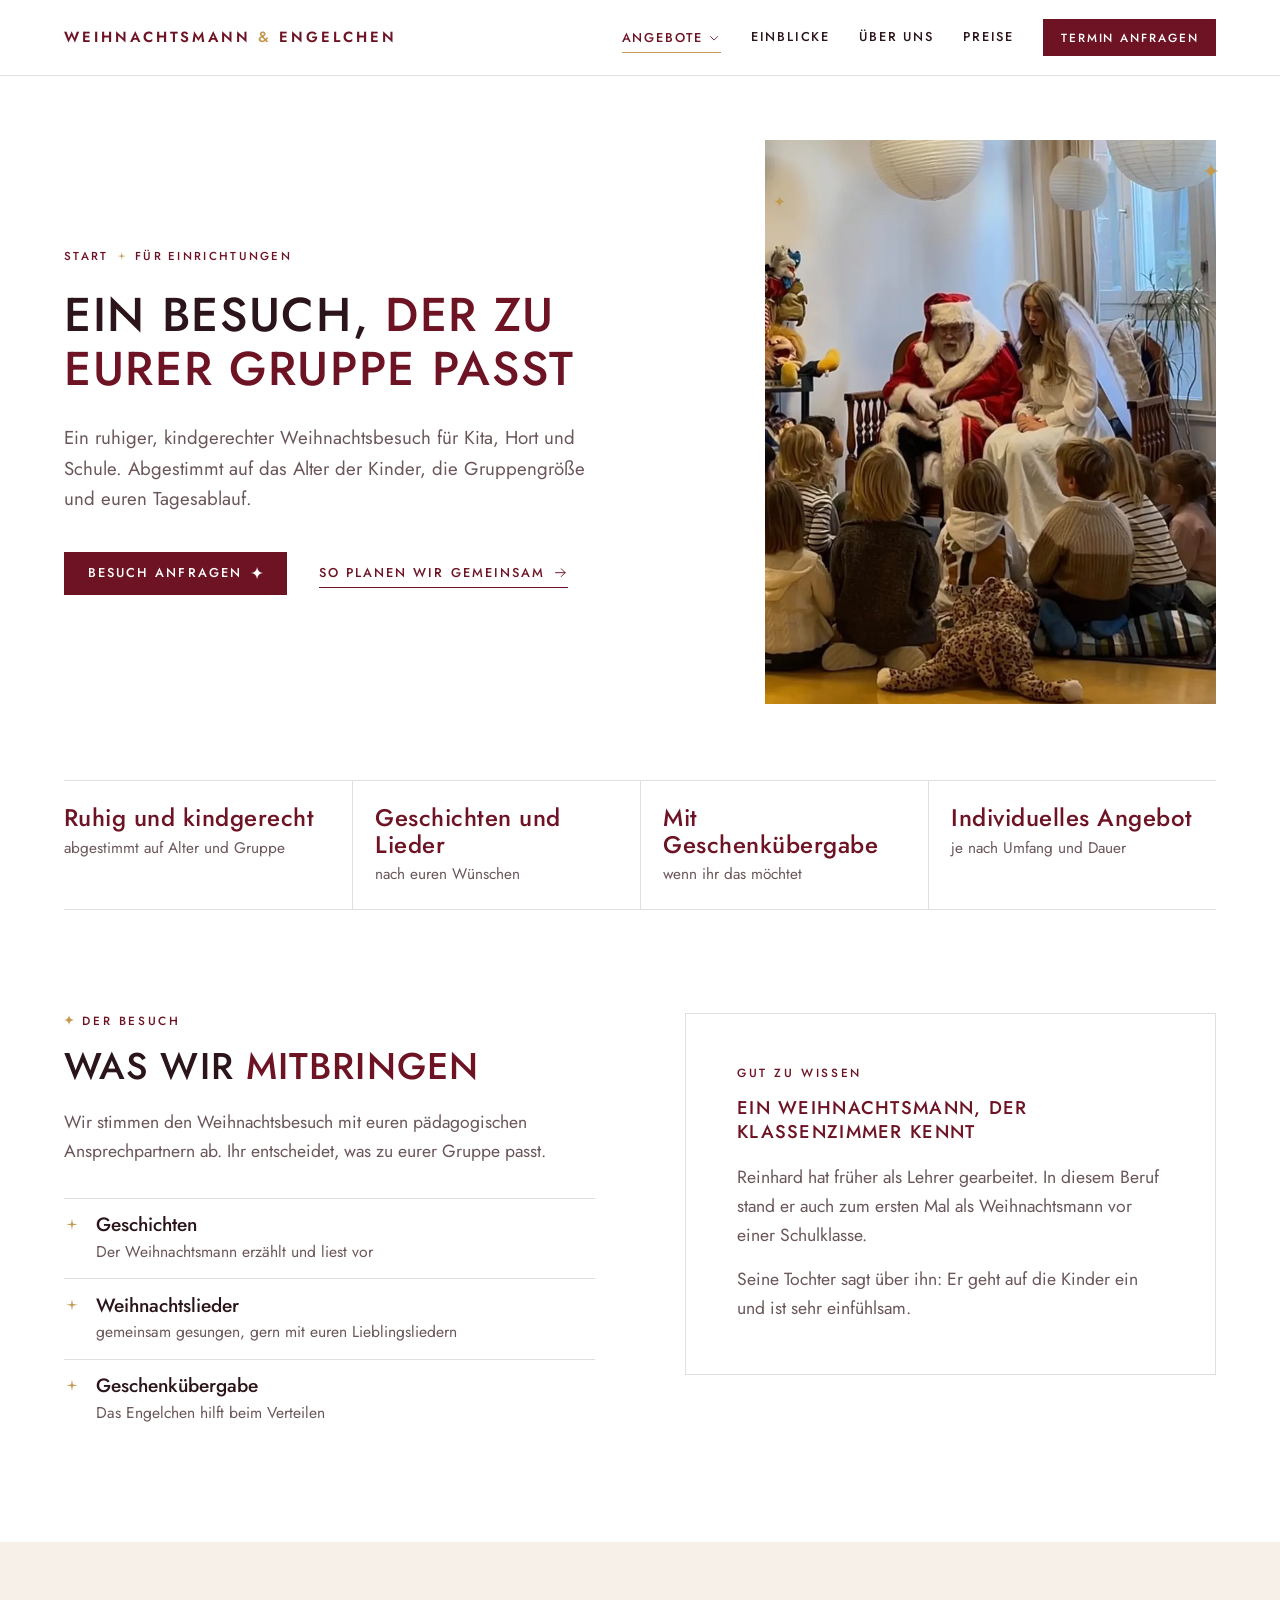
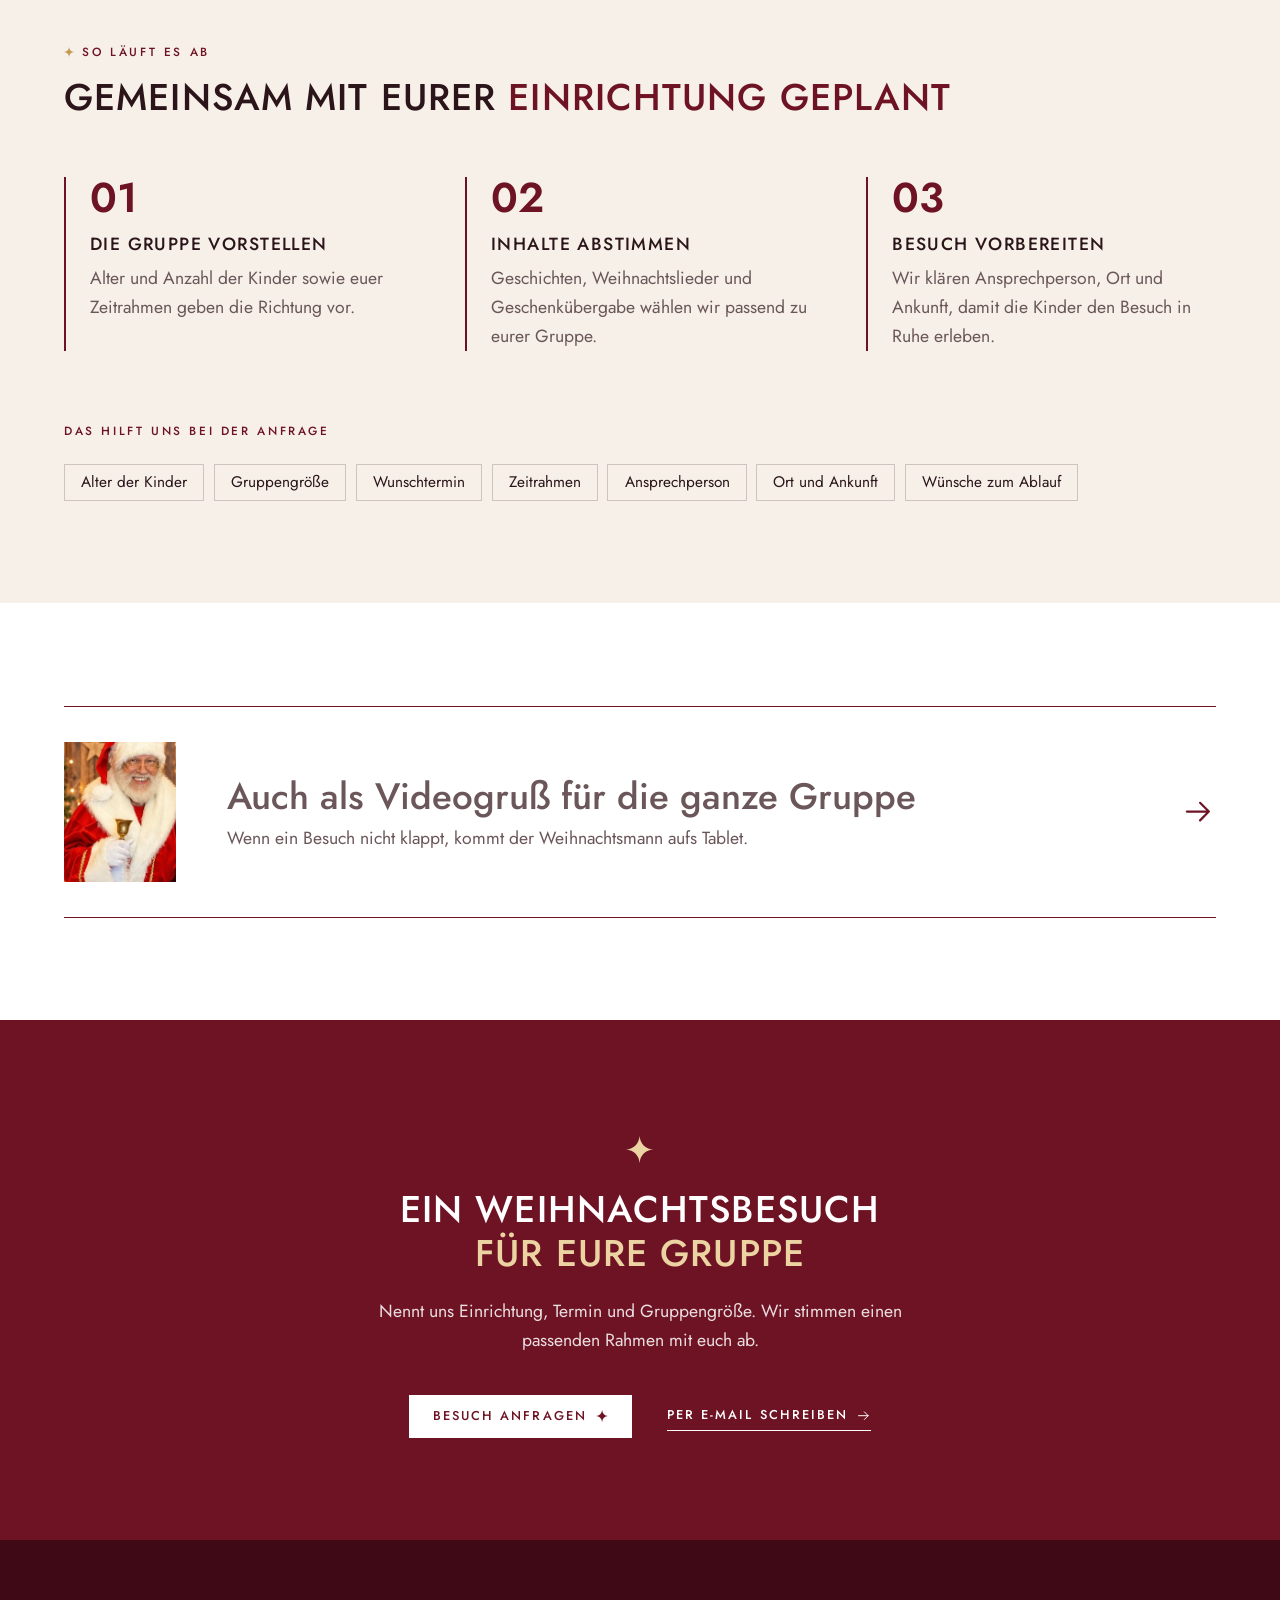
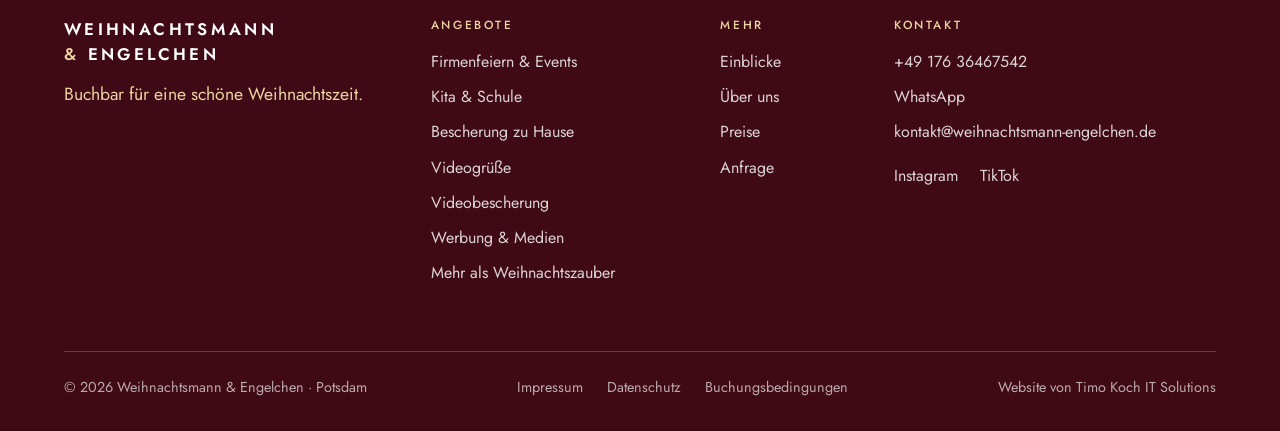
<file: kita-schule/index.html>
<!doctype html>
<html lang="de">
<head>
  <meta charset="utf-8">
  <meta name="viewport" content="width=device-width, initial-scale=1">
  <title>Kita &amp; Schule | Weihnachtsmann &amp; Engelchen</title>
  <meta name="description" content="Ein ruhiger, kindgerechter Weihnachtsbesuch für Kita, Hort und Schule in Berlin und Brandenburg. Abgestimmt auf Alter, Gruppengröße und den Ablauf in eurer Einrichtung.">
  <meta name="theme-color" content="#FFFFFF">

  <meta property="og:type" content="website">
  <meta property="og:locale" content="de_DE">
  <meta property="og:title" content="Kita &amp; Schule">
  <meta property="og:description" content="Ein ruhiger, kindgerechter Weihnachtsbesuch für Kita, Hort und Schule in Berlin und Brandenburg. Abgestimmt auf Alter, Gruppengröße und den Ablauf in eurer Einrichtung.">
  <meta property="og:image" content="../Bilder/hero-weihnachtsmann-engelchen.webp">

  <link rel="icon" href="../favicon.ico" sizes="any">
  <link rel="icon" type="image/png" sizes="32x32" href="../favicon-32x32.png">
  <link rel="icon" type="image/png" sizes="16x16" href="../favicon-16x16.png">
  <link rel="apple-touch-icon" sizes="180x180" href="../apple-touch-icon.png">

  <link rel="preload" href="../fonts/jost-variable.woff2" as="font" type="font/woff2" crossorigin>
  <link rel="stylesheet" href="../css/style.css">
  <link rel="stylesheet" href="../css/seiten.css">
  <script>document.documentElement.classList.add('js');</script>
</head>
<body>

<svg class="unsichtbar" aria-hidden="true" focusable="false">
  <symbol id="stern" viewBox="0 0 24 24"><path d="M12 0c.6 7 5 11.4 12 12-7 .6-11.4 5-12 12-.6-7-5-11.4-12-12 7-.6 11.4-5 12-12z"/></symbol>
  <symbol id="pfeil" viewBox="0 0 24 24"><path d="M4 12h15M13 6l6 6-6 6" fill="none" stroke="currentColor" stroke-width="1.5" stroke-linecap="round" stroke-linejoin="round"/></symbol>
  <symbol id="winkel" viewBox="0 0 24 24"><path d="M6 9.5l6 6 6-6" fill="none" stroke="currentColor" stroke-width="1.5" stroke-linecap="round" stroke-linejoin="round"/></symbol>
  <symbol id="sprechblase" viewBox="0 0 24 24"><path d="M12 3.5a8.5 8.5 0 0 0-7.3 12.8L3.5 20.5l4.3-1.1A8.5 8.5 0 1 0 12 3.5z" fill="none" stroke="currentColor" stroke-width="1.5" stroke-linejoin="round"/></symbol>
  <symbol id="brief" viewBox="0 0 24 24"><path d="M3.5 6.5h17v11h-17zM3.5 7l8.5 6.5L20.5 7" fill="none" stroke="currentColor" stroke-width="1.5" stroke-linejoin="round"/></symbol>
  <symbol id="hoerer" viewBox="0 0 24 24"><path d="M6.2 3.8h3.1l1.5 4.2-2 1.5a11 11 0 0 0 5.7 5.7l1.5-2 4.2 1.5v3.1a2 2 0 0 1-2.2 2A16.500 16.500 0 0 1 4.200 6a2 2 0 0 1 2-2.200z" fill="none" stroke="currentColor" stroke-width="1.5" stroke-linejoin="round"/></symbol>
  <symbol id="abspielen" viewBox="0 0 24 24"><path d="M8 5.5v13l11-6.5z"/></symbol>
  <symbol id="kreuz" viewBox="0 0 24 24"><path d="M6 6l12 12M18 6L6 18" fill="none" stroke="currentColor" stroke-width="1.5" stroke-linecap="round"/></symbol>
  <symbol id="haken" viewBox="0 0 24 24"><path d="M5 12.5l4.5 4.5L19 7.500" fill="none" stroke="currentColor" stroke-width="1.6" stroke-linecap="round" stroke-linejoin="round"/></symbol>
</svg>

<a class="sprung" href="#inhalt">Zum Inhalt springen</a>

<!-- ============ Kopf ============ -->
<header class="kopf" id="kopf">
  <div class="kopf__innen">
    <a class="marke" href="../" aria-label="Weihnachtsmann &amp; Engelchen, zur Startseite">
      <span>Weihnachtsmann</span> <span><em>&amp;</em> Engelchen</span>
    </a>

    <nav class="nav" id="nav" aria-label="Hauptnavigation">
      <div class="nav__gruppe" id="nav-angebote">
        <button class="nav__link nav__auf" type="button" aria-expanded="false" aria-controls="untermenue" aria-current="true">Angebote<svg aria-hidden="true"><use href="#winkel"/></svg></button>
        <div class="untermenue" id="untermenue">
          <div class="untermenue__spalte">
            <p class="dachzeile">Vor Ort</p>
            <a href="../firmen-events/"><b>Firmenfeiern &amp; Events</b><small>Feiern, Märkte, Einkaufszentren</small></a>
            <a href="../kita-schule/"><b>Kita &amp; Schule</b><small>Ruhig, kindgerecht, abgestimmt</small></a>
            <a href="../bescherung/"><b>Bescherung zu Hause</b><small>Mit Goldenem Buch</small></a>
            <a href="../mehr-als-weihnachtszauber/"><b>Mehr als Weihnachtszauber</b><small>Maskottchen &amp; Eventnetzwerk</small></a>
          </div>
          <div class="untermenue__spalte">
            <p class="dachzeile">Video &amp; Medien</p>
            <a href="../videogruesse/"><b>Videogrüße</b><small>Kurz, direkt aufs Handy</small></a>
            <a href="../videobescherung/"><b>Videobescherung</b><small>Ausführlich, fast wie vor Ort</small></a>
            <a href="../werbung-medien/"><b>Werbung &amp; Medien</b><small>Foto, Film, Social Media</small></a>
          </div>
        </div>
      </div>
      <a class="nav__link" href="../einblicke/">Einblicke</a>
      <a class="nav__link" href="../ueber-uns/">Über uns</a>
      <a class="nav__link" href="../preise/">Preise</a>
      <a class="knopf knopf--klein nav__knopf" href="../anfrage/">Termin anfragen</a>
    </nav>

    <a class="knopf knopf--klein kopf__knopf" href="../anfrage/">Anfragen</a>
    <button class="menue" id="menue" type="button" aria-expanded="false" aria-controls="nav">
      <span class="menue__striche" aria-hidden="true"></span>
      <span class="nur-vorlesen">Menü</span>
    </button>
  </div>
</header>

<main id="inhalt">

  <section class="seitenkopf" aria-labelledby="seitentitel">
    <div class="seitenkopf__innen">
      <div>
        <ol class="pfad" aria-label="Ihr seid hier">
          <li><a href="../">Start</a></li>
          <li>Für Einrichtungen</li>
        </ol>
        <h1 class="seitenkopf__titel" id="seitentitel">Ein Besuch, <em>der zu eurer Gruppe passt</em></h1>
        <p class="seitenkopf__lead">Ein ruhiger, kindgerechter Weihnachtsbesuch für Kita, Hort und Schule. Abgestimmt auf das Alter der Kinder, die Gruppengröße und euren Tagesablauf.</p>
        <div class="seitenkopf__aktionen">
          <a class="knopf" href="../anfrage/?anlass=kita"><span>Besuch anfragen</span><svg aria-hidden="true"><use href="#stern"/></svg></a>
          <a class="textlink" href="#planung">So planen wir gemeinsam<svg aria-hidden="true"><use href="#pfeil"/></svg></a>
        </div>
      </div>
      <div class="seitenkopf__bild">
        <span class="licht licht--1" aria-hidden="true"></span>
        <span class="licht licht--2" aria-hidden="true"></span>
        <div class="fenster">
          <div class="fenster__glas">
            <img src="../Bilder/einblick-kitabesuch-2024.webp" width="900" height="1200" fetchpriority="high"
                 alt="Kinder sitzen im Halbkreis auf dem Boden vor dem Weihnachtsmann und dem Engelchen">
          </div>
        </div>
        <svg class="funke funke--1" aria-hidden="true"><use href="#stern"/></svg>
        <svg class="funke funke--3" aria-hidden="true"><use href="#stern"/></svg>
      </div>
    </div>

    <ul class="fakten" aria-label="Auf einen Blick">
      <li><b>Ruhig und kindgerecht</b><span>abgestimmt auf Alter und Gruppe</span></li>
      <li><b>Geschichten und Lieder</b><span>nach euren Wünschen</span></li>
      <li><b>Mit Geschenkübergabe</b><span>wenn ihr das möchtet</span></li>
      <li><b>Individuelles Angebot</b><span>je nach Umfang und Dauer</span></li>
    </ul>
  </section>

  <!-- Inhalte -->
  <section class="abschnitt" aria-labelledby="inhalte-titel">
    <div class="spalten spalten--oben">
      <div class="zeig">
        <p class="dachzeile"><svg aria-hidden="true"><use href="#stern"/></svg>Der Besuch</p>
        <h2 class="titel" id="inhalte-titel">Was wir <em>mitbringen</em></h2>
        <p class="lauftext">Wir stimmen den Weihnachtsbesuch mit euren pädagogischen Ansprechpartnern ab. Ihr entscheidet, was zu eurer Gruppe passt.</p>
        <ul class="sternliste" style="margin-top:2rem">
          <li><b>Geschichten</b><span>Der Weihnachtsmann erzählt und liest vor</span></li>
          <li><b>Weihnachtslieder</b><span>gemeinsam gesungen, gern mit euren Lieblingsliedern</span></li>
          <li><b>Geschenkübergabe</b><span>Das Engelchen hilft beim Verteilen</span></li>
        </ul>
      </div>
      <div class="blatt zeig" style="--warte:.12s">
        <svg class="blatt__stern" aria-hidden="true"><use href="#stern"/></svg>
        <p class="dachzeile">Gut zu wissen</p>
        <p class="blatt__titel" style="margin-top:1rem">Ein Weihnachtsmann, der Klassenzimmer kennt</p>
        <p class="lauftext">Reinhard hat früher als Lehrer gearbeitet. In diesem Beruf stand er auch zum ersten Mal als Weihnachtsmann vor einer Schulklasse.</p>
        <p class="lauftext">Seine Tochter sagt über ihn: Er geht auf die Kinder ein und ist sehr einfühlsam.</p>
      </div>
    </div>
  </section>

  <!-- Planung -->
  <section class="abschnitt abschnitt--leinen" id="planung" aria-labelledby="planung-titel">
    <div class="abschnitt__kopf zeig">
      <p class="dachzeile"><svg aria-hidden="true"><use href="#stern"/></svg>So läuft es ab</p>
      <h2 class="titel" id="planung-titel">Gemeinsam mit eurer <em>Einrichtung geplant</em></h2>
    </div>
    <ol class="schritte">
      <li class="schritt zeig">
        <span class="schritt__nr" aria-hidden="true">1</span>
        <h3>Die Gruppe vorstellen</h3>
        <p>Alter und Anzahl der Kinder sowie euer Zeitrahmen geben die Richtung vor.</p>
      </li>
      <li class="schritt zeig">
        <span class="schritt__nr" aria-hidden="true">2</span>
        <h3>Inhalte abstimmen</h3>
        <p>Geschichten, Weihnachtslieder und Geschenkübergabe wählen wir passend zu eurer Gruppe.</p>
      </li>
      <li class="schritt zeig">
        <span class="schritt__nr" aria-hidden="true">3</span>
        <h3>Besuch vorbereiten</h3>
        <p>Wir klären Ansprechperson, Ort und Ankunft, damit die Kinder den Besuch in Ruhe erleben.</p>
      </li>
    </ol>
    <div class="zeig" style="max-width:var(--breite);margin:clamp(3rem,6vw,4.5rem) auto 0">
      <p class="dachzeile">Das hilft uns bei der Anfrage</p>
      <ul class="stichworte">
        <li>Alter der Kinder</li><li>Gruppengröße</li><li>Wunschtermin</li><li>Zeitrahmen</li><li>Ansprechperson</li><li>Ort und Ankunft</li><li>Wünsche zum Ablauf</li>
      </ul>
    </div>
  </section>

  <!-- Querverweis -->
  <section class="abschnitt">
    <a class="verweis zeig" href="../videogruesse/">
      <img class="verweis__bild" src="../Bilder/video-hochformat.webp" width="485" height="862" loading="lazy" alt="">
      <span><b>Auch als Videogruß für die ganze Gruppe</b><span>Wenn ein Besuch nicht klappt, kommt der Weihnachtsmann aufs Tablet.</span></span>
      <svg aria-hidden="true"><use href="#pfeil"/></svg>
    </a>
  </section>

  <!-- Abschluss -->
  <section class="abschluss" aria-labelledby="abschluss-titel">
    <div class="nacht abschluss__flaeche">
      <div class="abschluss__innen zeig">
        <svg class="abschluss__stern" aria-hidden="true"><use href="#stern"/></svg>
        <h2 class="titel" id="abschluss-titel">Ein Weihnachtsbesuch <em>für eure Gruppe</em></h2>
        <p>Nennt uns Einrichtung, Termin und Gruppengröße. Wir stimmen einen passenden Rahmen mit euch ab.</p>
        <div class="abschluss__aktionen">
          <a class="knopf knopf--gold" href="../anfrage/?anlass=kita"><span>Besuch anfragen</span><svg aria-hidden="true"><use href="#stern"/></svg></a>
          <a class="textlink textlink--hell" href="mailto:kontakt@weihnachtsmann-engelchen.de">Per E-Mail schreiben<svg aria-hidden="true"><use href="#pfeil"/></svg></a>
        </div>
      </div>
    </div>
  </section>
</main>

<!-- ============ Fuß ============ -->
<footer class="fuss">
  <div class="fuss__innen">
    <div class="fuss__marke">
      <p class="fuss__name">Weihnachtsmann <em>&amp;</em>&nbsp;Engelchen</p>
      <p class="fuss__spruch">Buchbar für eine schöne Weihnachtszeit.</p>
    </div>

    <nav class="fuss__spalte" aria-label="Angebote">
      <p class="dachzeile">Angebote</p>
      <a href="../firmen-events/">Firmenfeiern &amp; Events</a>
      <a href="../kita-schule/">Kita &amp; Schule</a>
      <a href="../bescherung/">Bescherung zu Hause</a>
      <a href="../videogruesse/">Videogrüße</a>
      <a href="../videobescherung/">Videobescherung</a>
      <a href="../werbung-medien/">Werbung &amp; Medien</a>
      <a href="../mehr-als-weihnachtszauber/">Mehr als Weihnachtszauber</a>
    </nav>

    <nav class="fuss__spalte" aria-label="Weitere Seiten">
      <p class="dachzeile">Mehr</p>
      <a href="../einblicke/">Einblicke</a>
      <a href="../ueber-uns/">Über uns</a>
      <a href="../preise/">Preise</a>
      <a href="../anfrage/">Anfrage</a>
    </nav>

    <div class="fuss__spalte">
      <p class="dachzeile">Kontakt</p>
      <a href="tel:+4917636467542">+49 176 36467542</a>
      <a href="https://wa.me/4917636467542" target="_blank" rel="noopener">WhatsApp</a>
      <a href="mailto:kontakt@weihnachtsmann-engelchen.de">kontakt@weihnachtsmann-engelchen.de</a>
      <span class="fuss__sozial"><a href="https://www.instagram.com/weihnachtsmann_und_engelchen/" target="_blank" rel="noopener">Instagram</a><a href="https://www.tiktok.com/@weihnachtsmann_und_engel" target="_blank" rel="noopener">TikTok</a></span>
    </div>
  </div>

  <div class="fuss__unten">
    <p>© <span data-jahr>2026</span> Weihnachtsmann &amp; Engelchen · Potsdam</p>
    <p class="fuss__recht">
      <a href="../impressum/">Impressum</a>
      <a href="../datenschutz/">Datenschutz</a>
      <a href="../buchungsbedingungen/">Buchungsbedingungen</a>
    </p>
    <p class="fuss__dank">Website von <a href="https://timokochitsolutions.de" target="_blank" rel="noopener">Timo Koch IT Solutions</a></p>
  </div>
</footer>

<a class="wa" id="wa" href="https://wa.me/4917636467542" target="_blank" rel="noopener" aria-label="Per WhatsApp schreiben">
  <svg aria-hidden="true"><use href="#sprechblase"/></svg><span>WhatsApp</span>
</a>

<script src="../js/main.js" defer></script>
<script src="../js/seiten.js" defer></script>
</body>
</html>
</file>
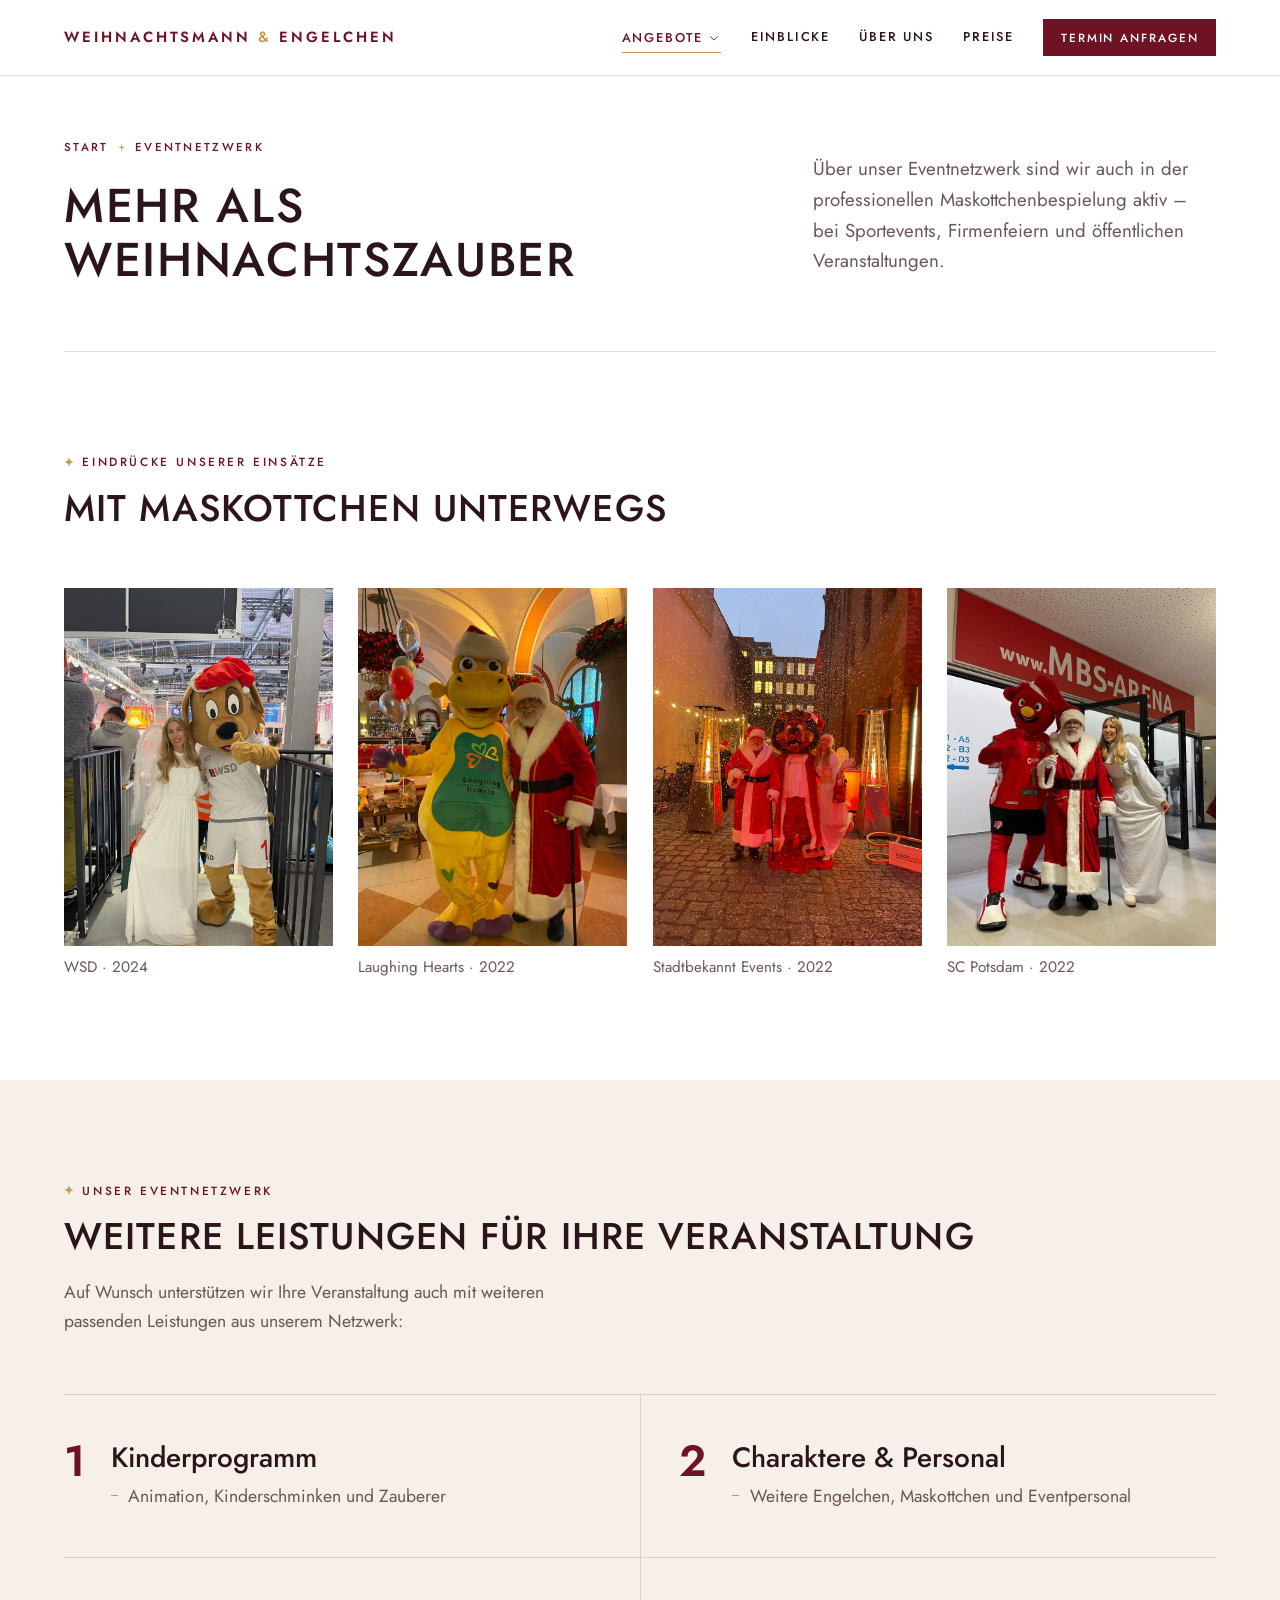
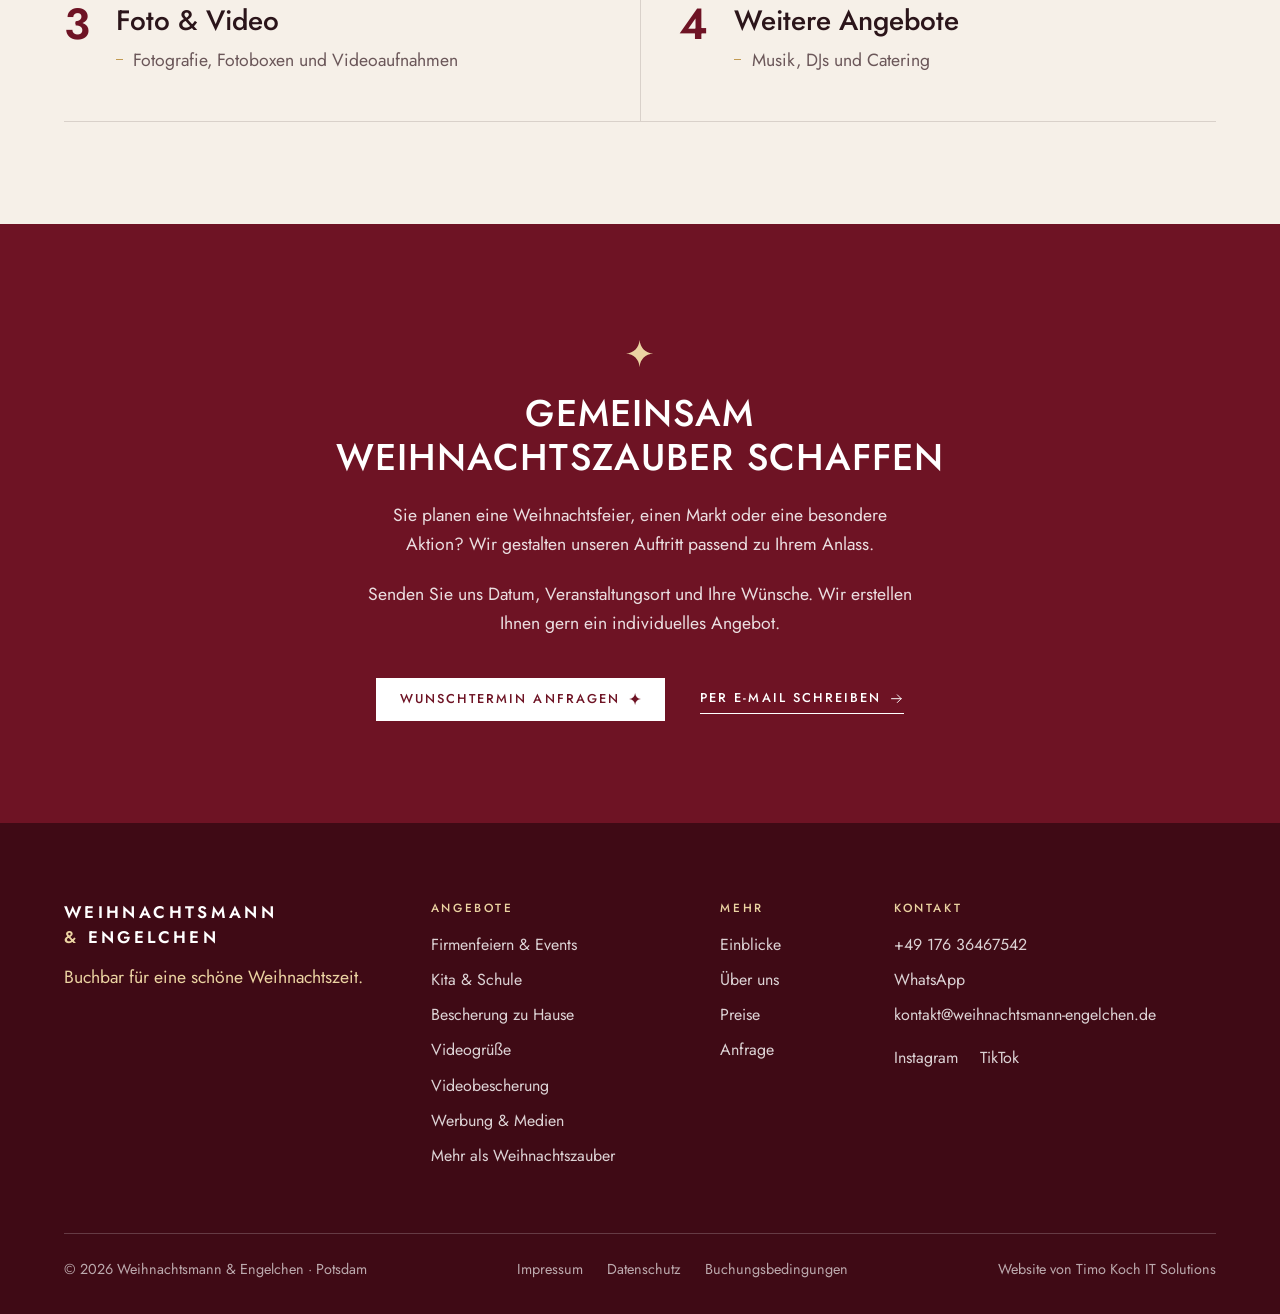
<file: mehr-als-weihnachtszauber/index.html>
<!doctype html>
<html lang="de">
<head>
  <meta charset="utf-8">
  <meta name="viewport" content="width=device-width, initial-scale=1">
  <title>Mehr als Weihnachtszauber | Weihnachtsmann &amp; Engelchen</title>
  <meta name="description" content="Maskottchenbespielung und Eventnetzwerk: Kinderprogramm, Charaktere, Foto und Video für Sportevents, Firmenfeiern und öffentliche Veranstaltungen.">
  <meta name="theme-color" content="#FFFFFF">

  <meta property="og:type" content="website">
  <meta property="og:locale" content="de_DE">
  <meta property="og:title" content="Mehr als Weihnachtszauber">
  <meta property="og:description" content="Maskottchenbespielung und Eventnetzwerk: Kinderprogramm, Charaktere, Foto und Video für Sportevents, Firmenfeiern und öffentliche Veranstaltungen.">
  <meta property="og:image" content="../Bilder/hero-weihnachtsmann-engelchen.webp">

  <link rel="icon" href="../favicon.ico" sizes="any">
  <link rel="icon" type="image/png" sizes="32x32" href="../favicon-32x32.png">
  <link rel="icon" type="image/png" sizes="16x16" href="../favicon-16x16.png">
  <link rel="apple-touch-icon" sizes="180x180" href="../apple-touch-icon.png">

  <link rel="preload" href="../fonts/jost-variable.woff2" as="font" type="font/woff2" crossorigin>
  <link rel="stylesheet" href="../css/style.css">
  <link rel="stylesheet" href="../css/seiten.css">
  <script>document.documentElement.classList.add('js');</script>
</head>
<body>

<svg class="unsichtbar" aria-hidden="true" focusable="false">
  <symbol id="stern" viewBox="0 0 24 24"><path d="M12 0c.6 7 5 11.4 12 12-7 .6-11.4 5-12 12-.6-7-5-11.4-12-12 7-.6 11.4-5 12-12z"/></symbol>
  <symbol id="pfeil" viewBox="0 0 24 24"><path d="M4 12h15M13 6l6 6-6 6" fill="none" stroke="currentColor" stroke-width="1.5" stroke-linecap="round" stroke-linejoin="round"/></symbol>
  <symbol id="winkel" viewBox="0 0 24 24"><path d="M6 9.5l6 6 6-6" fill="none" stroke="currentColor" stroke-width="1.5" stroke-linecap="round" stroke-linejoin="round"/></symbol>
  <symbol id="sprechblase" viewBox="0 0 24 24"><path d="M12 3.5a8.5 8.5 0 0 0-7.3 12.8L3.5 20.5l4.3-1.1A8.5 8.5 0 1 0 12 3.5z" fill="none" stroke="currentColor" stroke-width="1.5" stroke-linejoin="round"/></symbol>
  <symbol id="brief" viewBox="0 0 24 24"><path d="M3.5 6.5h17v11h-17zM3.5 7l8.5 6.5L20.5 7" fill="none" stroke="currentColor" stroke-width="1.5" stroke-linejoin="round"/></symbol>
  <symbol id="hoerer" viewBox="0 0 24 24"><path d="M6.2 3.8h3.1l1.5 4.2-2 1.5a11 11 0 0 0 5.7 5.7l1.5-2 4.2 1.5v3.1a2 2 0 0 1-2.2 2A16.500 16.500 0 0 1 4.200 6a2 2 0 0 1 2-2.200z" fill="none" stroke="currentColor" stroke-width="1.5" stroke-linejoin="round"/></symbol>
  <symbol id="abspielen" viewBox="0 0 24 24"><path d="M8 5.5v13l11-6.5z"/></symbol>
  <symbol id="kreuz" viewBox="0 0 24 24"><path d="M6 6l12 12M18 6L6 18" fill="none" stroke="currentColor" stroke-width="1.5" stroke-linecap="round"/></symbol>
  <symbol id="haken" viewBox="0 0 24 24"><path d="M5 12.5l4.5 4.5L19 7.500" fill="none" stroke="currentColor" stroke-width="1.6" stroke-linecap="round" stroke-linejoin="round"/></symbol>
</svg>

<a class="sprung" href="#inhalt">Zum Inhalt springen</a>

<!-- ============ Kopf ============ -->
<header class="kopf" id="kopf">
  <div class="kopf__innen">
    <a class="marke" href="../" aria-label="Weihnachtsmann &amp; Engelchen, zur Startseite">
      <span>Weihnachtsmann</span> <span><em>&amp;</em> Engelchen</span>
    </a>

    <nav class="nav" id="nav" aria-label="Hauptnavigation">
      <div class="nav__gruppe" id="nav-angebote">
        <button class="nav__link nav__auf" type="button" aria-expanded="false" aria-controls="untermenue" aria-current="true">Angebote<svg aria-hidden="true"><use href="#winkel"/></svg></button>
        <div class="untermenue" id="untermenue">
          <div class="untermenue__spalte">
            <p class="dachzeile">Vor Ort</p>
            <a href="../firmen-events/"><b>Firmenfeiern &amp; Events</b><small>Feiern, Märkte, Einkaufszentren</small></a>
            <a href="../kita-schule/"><b>Kita &amp; Schule</b><small>Ruhig, kindgerecht, abgestimmt</small></a>
            <a href="../bescherung/"><b>Bescherung zu Hause</b><small>Mit Goldenem Buch</small></a>
            <a href="../mehr-als-weihnachtszauber/"><b>Mehr als Weihnachtszauber</b><small>Maskottchen &amp; Eventnetzwerk</small></a>
          </div>
          <div class="untermenue__spalte">
            <p class="dachzeile">Video &amp; Medien</p>
            <a href="../videogruesse/"><b>Videogrüße</b><small>Kurz, direkt aufs Handy</small></a>
            <a href="../videobescherung/"><b>Videobescherung</b><small>Ausführlich, fast wie vor Ort</small></a>
            <a href="../werbung-medien/"><b>Werbung &amp; Medien</b><small>Foto, Film, Social Media</small></a>
          </div>
        </div>
      </div>
      <a class="nav__link" href="../einblicke/">Einblicke</a>
      <a class="nav__link" href="../ueber-uns/">Über uns</a>
      <a class="nav__link" href="../preise/">Preise</a>
      <a class="knopf knopf--klein nav__knopf" href="../anfrage/">Termin anfragen</a>
    </nav>

    <a class="knopf knopf--klein kopf__knopf" href="../anfrage/">Anfragen</a>
    <button class="menue" id="menue" type="button" aria-expanded="false" aria-controls="nav">
      <span class="menue__striche" aria-hidden="true"></span>
      <span class="nur-vorlesen">Menü</span>
    </button>
  </div>
</header>

<main id="inhalt">

  <section class="seitenkopf seitenkopf--text" aria-labelledby="seitentitel">
    <div class="seitenkopf__innen">
      <div>
        <ol class="pfad" aria-label="Sie sind hier">
          <li><a href="../">Start</a></li>
          <li>Eventnetzwerk</li>
        </ol>
        <h1 class="seitenkopf__titel" id="seitentitel">Mehr als Weihnachtszauber</h1>
      </div>
      <p class="seitenkopf__lead">Über unser Eventnetzwerk sind wir auch in der professionellen Maskottchenbespielung aktiv – bei Sportevents, Firmenfeiern und öffentlichen Veranstaltungen.</p>
    </div>
  </section>

  <!-- Eindrücke -->
  <section class="abschnitt" aria-labelledby="eindruecke-titel">
    <div class="abschnitt__kopf zeig">
      <p class="dachzeile"><svg aria-hidden="true"><use href="#stern"/></svg>Eindrücke unserer Einsätze</p>
      <h2 class="titel" id="eindruecke-titel">Mit Maskottchen unterwegs</h2>
    </div>
    <div class="bilder bilder--vier zeig">
      <figure><span class="bilder__foto"><img src="../Bilder/maskottchen-wsd-2024.webp" width="900" height="1200" loading="lazy" alt="Engelchen neben einem Hunde-Maskottchen im Trikot mit Weihnachtsmütze in einer Halle"></span><figcaption>WSD · 2024</figcaption></figure>
      <figure><span class="bilder__foto"><img src="../Bilder/maskottchen-laughing-hearts-2022.webp" width="900" height="1200" loading="lazy" alt="Weihnachtsmann neben einem gelben Drachen-Maskottchen mit Weihnachtsmütze"></span><figcaption>Laughing Hearts · 2022</figcaption></figure>
      <figure><span class="bilder__foto"><img src="../Bilder/maskottchen-stadtbekannt-events-2022.webp" width="900" height="1200" loading="lazy" alt="Weihnachtsmann und Engelchen mit einem Bären-Maskottchen im Weihnachtsmantel auf einem abendlichen Hof"></span><figcaption>Stadtbekannt Events · 2022</figcaption></figure>
      <figure><span class="bilder__foto"><img src="../Bilder/maskottchen-sc-potsdam-2022.webp" width="768" height="1024" loading="lazy" alt="Weihnachtsmann und Engelchen mit einem roten Maskottchen vor der MBS-Arena"></span><figcaption>SC Potsdam · 2022</figcaption></figure>
    </div>
  </section>

  <!-- Eventnetzwerk -->
  <section class="abschnitt abschnitt--leinen" aria-labelledby="netzwerk-titel">
    <div class="abschnitt__kopf zeig">
      <p class="dachzeile"><svg aria-hidden="true"><use href="#stern"/></svg>Unser Eventnetzwerk</p>
      <h2 class="titel" id="netzwerk-titel">Weitere Leistungen für Ihre Veranstaltung</h2>
      <p class="lauftext">Auf Wunsch unterstützen wir Ihre Veranstaltung auch mit weiteren passenden Leistungen aus unserem Netzwerk:</p>
    </div>
    <div class="einsatz">
      <article class="einsatz__feld zeig">
        <span class="einsatz__nr" aria-hidden="true">1</span>
        <h3>Kinderprogramm</h3>
        <ul>
          <li>Animation, Kinderschminken und Zauberer</li>
        </ul>
      </article>
      <article class="einsatz__feld zeig" style="--warte:.1s">
        <span class="einsatz__nr" aria-hidden="true">2</span>
        <h3>Charaktere &amp; Personal</h3>
        <ul>
          <li>Weitere Engelchen, Maskottchen und Eventpersonal</li>
        </ul>
      </article>
      <article class="einsatz__feld zeig">
        <span class="einsatz__nr" aria-hidden="true">3</span>
        <h3>Foto &amp; Video</h3>
        <ul>
          <li>Fotografie, Fotoboxen und Videoaufnahmen</li>
        </ul>
      </article>
      <article class="einsatz__feld zeig" style="--warte:.1s">
        <span class="einsatz__nr" aria-hidden="true">4</span>
        <h3>Weitere Angebote</h3>
        <ul>
          <li>Musik, DJs und Catering</li>
        </ul>
      </article>
    </div>
  </section>

  <!-- Abschluss -->
  <section class="abschluss" aria-labelledby="abschluss-titel">
    <div class="nacht abschluss__flaeche">
      <div class="abschluss__innen zeig">
        <svg class="abschluss__stern" aria-hidden="true"><use href="#stern"/></svg>
        <h2 class="titel" id="abschluss-titel">Gemeinsam Weihnachtszauber schaffen</h2>
        <p>Sie planen eine Weihnachtsfeier, einen Markt oder eine besondere Aktion? Wir gestalten unseren Auftritt passend zu Ihrem Anlass.</p>
        <p>Senden Sie uns Datum, Veranstaltungsort und Ihre Wünsche. Wir erstellen Ihnen gern ein individuelles Angebot.</p>
        <div class="abschluss__aktionen">
          <a class="knopf knopf--gold" href="../anfrage/?anlass=event"><span>Wunschtermin anfragen</span><svg aria-hidden="true"><use href="#stern"/></svg></a>
          <a class="textlink textlink--hell" href="mailto:kontakt@weihnachtsmann-engelchen.de">Per E-Mail schreiben<svg aria-hidden="true"><use href="#pfeil"/></svg></a>
        </div>
      </div>
    </div>
  </section>
</main>

<!-- ============ Fuß ============ -->
<footer class="fuss">
  <div class="fuss__innen">
    <div class="fuss__marke">
      <p class="fuss__name">Weihnachtsmann <em>&amp;</em>&nbsp;Engelchen</p>
      <p class="fuss__spruch">Buchbar für eine schöne Weihnachtszeit.</p>
    </div>

    <nav class="fuss__spalte" aria-label="Angebote">
      <p class="dachzeile">Angebote</p>
      <a href="../firmen-events/">Firmenfeiern &amp; Events</a>
      <a href="../kita-schule/">Kita &amp; Schule</a>
      <a href="../bescherung/">Bescherung zu Hause</a>
      <a href="../videogruesse/">Videogrüße</a>
      <a href="../videobescherung/">Videobescherung</a>
      <a href="../werbung-medien/">Werbung &amp; Medien</a>
      <a href="../mehr-als-weihnachtszauber/">Mehr als Weihnachtszauber</a>
    </nav>

    <nav class="fuss__spalte" aria-label="Weitere Seiten">
      <p class="dachzeile">Mehr</p>
      <a href="../einblicke/">Einblicke</a>
      <a href="../ueber-uns/">Über uns</a>
      <a href="../preise/">Preise</a>
      <a href="../anfrage/">Anfrage</a>
    </nav>

    <div class="fuss__spalte">
      <p class="dachzeile">Kontakt</p>
      <a href="tel:+4917636467542">+49 176 36467542</a>
      <a href="https://wa.me/4917636467542" target="_blank" rel="noopener">WhatsApp</a>
      <a href="mailto:kontakt@weihnachtsmann-engelchen.de">kontakt@weihnachtsmann-engelchen.de</a>
      <span class="fuss__sozial"><a href="https://www.instagram.com/weihnachtsmann_und_engelchen/" target="_blank" rel="noopener">Instagram</a><a href="https://www.tiktok.com/@weihnachtsmann_und_engel" target="_blank" rel="noopener">TikTok</a></span>
    </div>
  </div>

  <div class="fuss__unten">
    <p>© <span data-jahr>2026</span> Weihnachtsmann &amp; Engelchen · Potsdam</p>
    <p class="fuss__recht">
      <a href="../impressum/">Impressum</a>
      <a href="../datenschutz/">Datenschutz</a>
      <a href="../buchungsbedingungen/">Buchungsbedingungen</a>
    </p>
    <p class="fuss__dank">Website von <a href="https://timokochitsolutions.de" target="_blank" rel="noopener">Timo Koch IT Solutions</a></p>
  </div>
</footer>

<a class="wa" id="wa" href="https://wa.me/4917636467542" target="_blank" rel="noopener" aria-label="Per WhatsApp schreiben">
  <svg aria-hidden="true"><use href="#sprechblase"/></svg><span>WhatsApp</span>
</a>

<script src="../js/main.js" defer></script>
<script src="../js/seiten.js" defer></script>
</body>
</html>
</file>
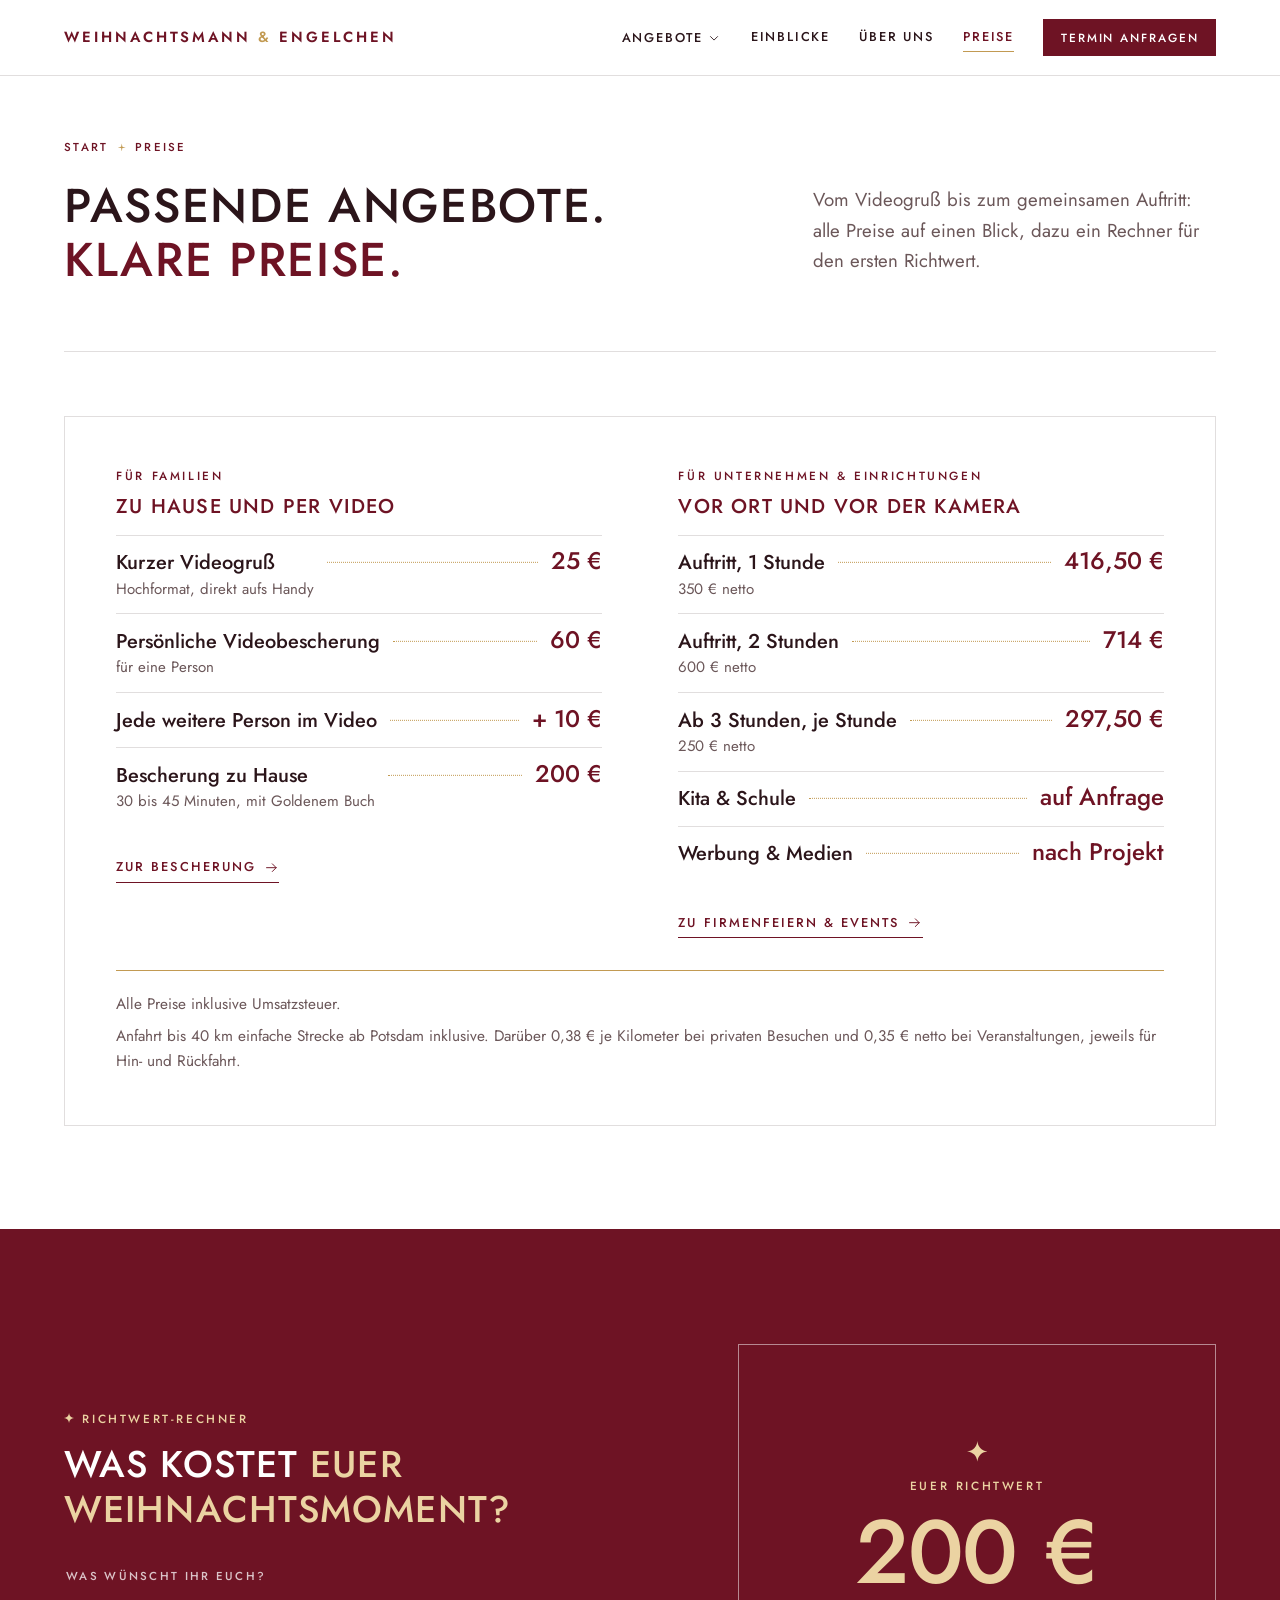
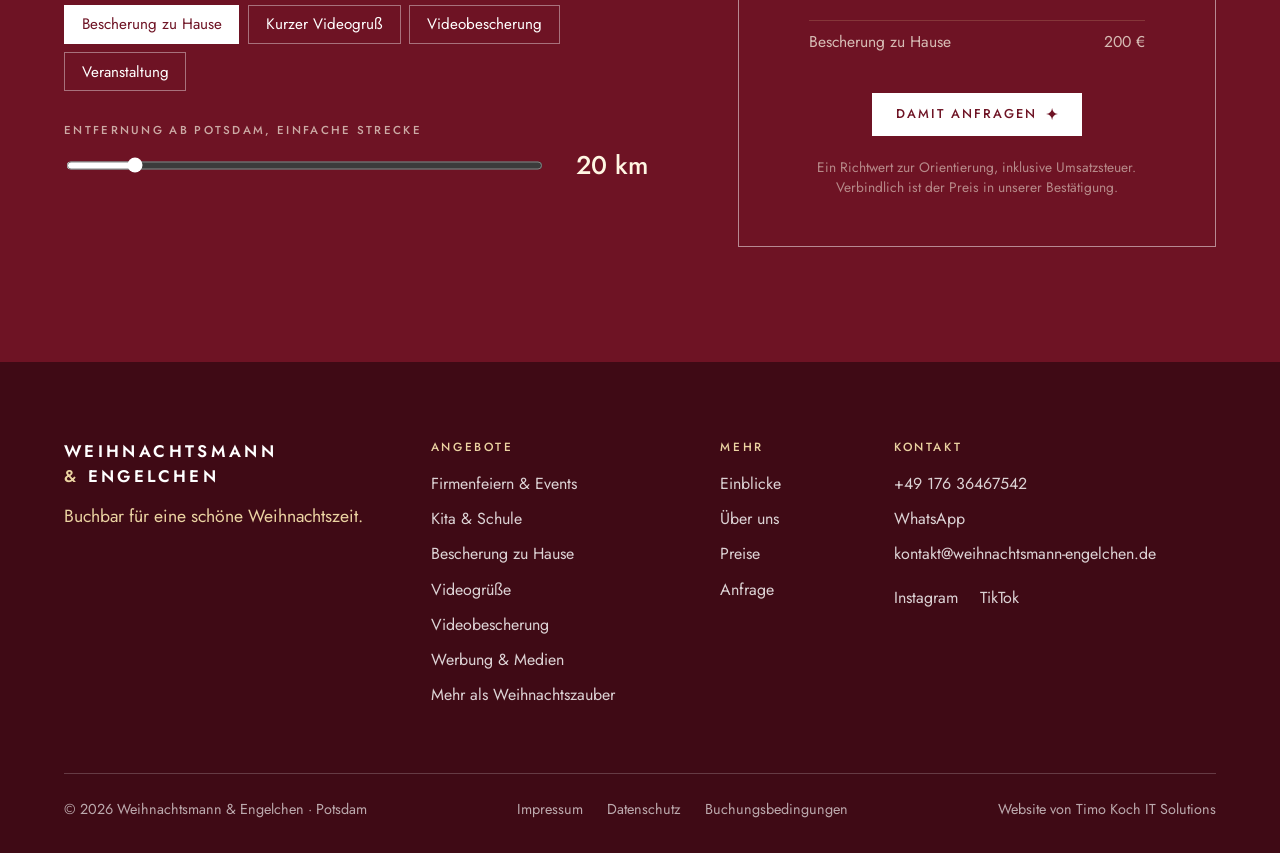
<file: preise/index.html>
<!doctype html>
<html lang="de">
<head>
  <meta charset="utf-8">
  <meta name="viewport" content="width=device-width, initial-scale=1">
  <title>Preise | Weihnachtsmann &amp; Engelchen</title>
  <meta name="description" content="Alle Preise von Weihnachtsmann und Engelchen auf einen Blick: Videogruß 25 €, Videobescherung ab 60 €, Bescherung zu Hause 200 €, Veranstaltungen ab einer Stunde. Mit Rechner für den ersten Richtwert.">
  <meta name="theme-color" content="#FFFFFF">

  <meta property="og:type" content="website">
  <meta property="og:locale" content="de_DE">
  <meta property="og:title" content="Preise">
  <meta property="og:description" content="Alle Preise von Weihnachtsmann und Engelchen auf einen Blick: Videogruß 25 €, Videobescherung ab 60 €, Bescherung zu Hause 200 €, Veranstaltungen ab einer Stunde. Mit Rechner für den ersten Richtwert.">
  <meta property="og:image" content="../Bilder/hero-weihnachtsmann-engelchen.webp">

  <link rel="icon" href="../favicon.ico" sizes="any">
  <link rel="icon" type="image/png" sizes="32x32" href="../favicon-32x32.png">
  <link rel="icon" type="image/png" sizes="16x16" href="../favicon-16x16.png">
  <link rel="apple-touch-icon" sizes="180x180" href="../apple-touch-icon.png">

  <link rel="preload" href="../fonts/jost-variable.woff2" as="font" type="font/woff2" crossorigin>
  <link rel="stylesheet" href="../css/style.css">
  <link rel="stylesheet" href="../css/seiten.css">
  <script>document.documentElement.classList.add('js');</script>
</head>
<body>

<svg class="unsichtbar" aria-hidden="true" focusable="false">
  <symbol id="stern" viewBox="0 0 24 24"><path d="M12 0c.6 7 5 11.4 12 12-7 .6-11.4 5-12 12-.6-7-5-11.4-12-12 7-.6 11.4-5 12-12z"/></symbol>
  <symbol id="pfeil" viewBox="0 0 24 24"><path d="M4 12h15M13 6l6 6-6 6" fill="none" stroke="currentColor" stroke-width="1.5" stroke-linecap="round" stroke-linejoin="round"/></symbol>
  <symbol id="winkel" viewBox="0 0 24 24"><path d="M6 9.5l6 6 6-6" fill="none" stroke="currentColor" stroke-width="1.5" stroke-linecap="round" stroke-linejoin="round"/></symbol>
  <symbol id="sprechblase" viewBox="0 0 24 24"><path d="M12 3.5a8.5 8.5 0 0 0-7.3 12.8L3.5 20.5l4.3-1.1A8.5 8.5 0 1 0 12 3.5z" fill="none" stroke="currentColor" stroke-width="1.5" stroke-linejoin="round"/></symbol>
  <symbol id="brief" viewBox="0 0 24 24"><path d="M3.5 6.5h17v11h-17zM3.5 7l8.5 6.5L20.5 7" fill="none" stroke="currentColor" stroke-width="1.5" stroke-linejoin="round"/></symbol>
  <symbol id="hoerer" viewBox="0 0 24 24"><path d="M6.2 3.8h3.1l1.5 4.2-2 1.5a11 11 0 0 0 5.7 5.7l1.5-2 4.2 1.5v3.1a2 2 0 0 1-2.2 2A16.500 16.500 0 0 1 4.200 6a2 2 0 0 1 2-2.200z" fill="none" stroke="currentColor" stroke-width="1.5" stroke-linejoin="round"/></symbol>
  <symbol id="abspielen" viewBox="0 0 24 24"><path d="M8 5.5v13l11-6.5z"/></symbol>
  <symbol id="kreuz" viewBox="0 0 24 24"><path d="M6 6l12 12M18 6L6 18" fill="none" stroke="currentColor" stroke-width="1.5" stroke-linecap="round"/></symbol>
  <symbol id="haken" viewBox="0 0 24 24"><path d="M5 12.5l4.5 4.5L19 7.500" fill="none" stroke="currentColor" stroke-width="1.6" stroke-linecap="round" stroke-linejoin="round"/></symbol>
</svg>

<a class="sprung" href="#inhalt">Zum Inhalt springen</a>

<!-- ============ Kopf ============ -->
<header class="kopf" id="kopf">
  <div class="kopf__innen">
    <a class="marke" href="../" aria-label="Weihnachtsmann &amp; Engelchen, zur Startseite">
      <span>Weihnachtsmann</span> <span><em>&amp;</em> Engelchen</span>
    </a>

    <nav class="nav" id="nav" aria-label="Hauptnavigation">
      <div class="nav__gruppe" id="nav-angebote">
        <button class="nav__link nav__auf" type="button" aria-expanded="false" aria-controls="untermenue">Angebote<svg aria-hidden="true"><use href="#winkel"/></svg></button>
        <div class="untermenue" id="untermenue">
          <div class="untermenue__spalte">
            <p class="dachzeile">Vor Ort</p>
            <a href="../firmen-events/"><b>Firmenfeiern &amp; Events</b><small>Feiern, Märkte, Einkaufszentren</small></a>
            <a href="../kita-schule/"><b>Kita &amp; Schule</b><small>Ruhig, kindgerecht, abgestimmt</small></a>
            <a href="../bescherung/"><b>Bescherung zu Hause</b><small>Mit Goldenem Buch</small></a>
            <a href="../mehr-als-weihnachtszauber/"><b>Mehr als Weihnachtszauber</b><small>Maskottchen &amp; Eventnetzwerk</small></a>
          </div>
          <div class="untermenue__spalte">
            <p class="dachzeile">Video &amp; Medien</p>
            <a href="../videogruesse/"><b>Videogrüße</b><small>Kurz, direkt aufs Handy</small></a>
            <a href="../videobescherung/"><b>Videobescherung</b><small>Ausführlich, fast wie vor Ort</small></a>
            <a href="../werbung-medien/"><b>Werbung &amp; Medien</b><small>Foto, Film, Social Media</small></a>
          </div>
        </div>
      </div>
      <a class="nav__link" href="../einblicke/">Einblicke</a>
      <a class="nav__link" href="../ueber-uns/">Über uns</a>
      <a class="nav__link" href="../preise/" aria-current="page">Preise</a>
      <a class="knopf knopf--klein nav__knopf" href="../anfrage/">Termin anfragen</a>
    </nav>

    <a class="knopf knopf--klein kopf__knopf" href="../anfrage/">Anfragen</a>
    <button class="menue" id="menue" type="button" aria-expanded="false" aria-controls="nav">
      <span class="menue__striche" aria-hidden="true"></span>
      <span class="nur-vorlesen">Menü</span>
    </button>
  </div>
</header>

<main id="inhalt">

  <section class="seitenkopf seitenkopf--text" aria-labelledby="seitentitel">
    <span class="seitenkopf__zier" aria-hidden="true">&amp;</span>
    <div class="seitenkopf__innen">
      <div>
        <ol class="pfad" aria-label="Ihr seid hier">
          <li><a href="../">Start</a></li>
          <li>Preise</li>
        </ol>
        <h1 class="seitenkopf__titel" id="seitentitel">Passende Angebote. <em>Klare Preise.</em></h1>
      </div>
      <p class="seitenkopf__lead">Vom Videogruß bis zum gemeinsamen Auftritt: alle Preise auf einen Blick, dazu ein Rechner für den ersten Richtwert.</p>
    </div>
  </section>

  <!-- Preiskarte -->
  <section class="abschnitt" aria-label="Preisliste" style="padding-top:clamp(2.5rem,5vw,4rem)">
    <div class="karte blatt zeig">
      <svg class="blatt__stern" aria-hidden="true"><use href="#stern"/></svg>
      <div class="karte__spalten">
        <div class="karte__gruppe">
          <p class="dachzeile">Für Familien</p>
          <h2>Zu Hause und per Video</h2>
          <ul>
            <li class="preiszeile">
              <span class="preiszeile__name">Kurzer Videogruß<small>Hochformat, direkt aufs Handy</small></span>
              <span class="preiszeile__punkte" aria-hidden="true"></span>
              <b>25 €</b>
            </li>
            <li class="preiszeile">
              <span class="preiszeile__name">Persönliche Videobescherung<small>für eine Person</small></span>
              <span class="preiszeile__punkte" aria-hidden="true"></span>
              <b>60 €</b>
            </li>
            <li class="preiszeile">
              <span class="preiszeile__name">Jede weitere Person im Video</span>
              <span class="preiszeile__punkte" aria-hidden="true"></span>
              <b>+ 10 €</b>
            </li>
            <li class="preiszeile">
              <span class="preiszeile__name">Bescherung zu Hause<small>30 bis 45 Minuten, mit Goldenem Buch</small></span>
              <span class="preiszeile__punkte" aria-hidden="true"></span>
              <b>200 €</b>
            </li>
          </ul>
          <p style="margin-top:1.6rem"><a class="textlink" href="../bescherung/">Zur Bescherung<svg aria-hidden="true"><use href="#pfeil"/></svg></a></p>
        </div>

        <div class="karte__gruppe">
          <p class="dachzeile">Für Unternehmen &amp; Einrichtungen</p>
          <h2>Vor Ort und vor der Kamera</h2>
          <ul>
            <li class="preiszeile">
              <span class="preiszeile__name">Auftritt, 1 Stunde<small>350 € netto</small></span>
              <span class="preiszeile__punkte" aria-hidden="true"></span>
              <b>416,50 €</b>
            </li>
            <li class="preiszeile">
              <span class="preiszeile__name">Auftritt, 2 Stunden<small>600 € netto</small></span>
              <span class="preiszeile__punkte" aria-hidden="true"></span>
              <b>714 €</b>
            </li>
            <li class="preiszeile">
              <span class="preiszeile__name">Ab 3 Stunden, je Stunde<small>250 € netto</small></span>
              <span class="preiszeile__punkte" aria-hidden="true"></span>
              <b>297,50 €</b>
            </li>
            <li class="preiszeile">
              <span class="preiszeile__name">Kita &amp; Schule</span>
              <span class="preiszeile__punkte" aria-hidden="true"></span>
              <b>auf Anfrage</b>
            </li>
            <li class="preiszeile">
              <span class="preiszeile__name">Werbung &amp; Medien</span>
              <span class="preiszeile__punkte" aria-hidden="true"></span>
              <b>nach Projekt</b>
            </li>
          </ul>
          <p style="margin-top:1.6rem"><a class="textlink" href="../firmen-events/">Zu Firmenfeiern &amp; Events<svg aria-hidden="true"><use href="#pfeil"/></svg></a></p>
        </div>
      </div>
      <div class="karte__fuss">
        <p>Alle Preise inklusive Umsatzsteuer.</p>
        <p>Anfahrt bis 40 km einfache Strecke ab Potsdam inklusive. Darüber 0,38 € je Kilometer bei privaten Besuchen und 0,35 € netto bei Veranstaltungen, jeweils für Hin- und Rückfahrt.</p>
      </div>
    </div>
  </section>

  <!-- Rechner -->
  <section class="nacht flaeche-innen" id="rechnerteil" aria-labelledby="rechner-titel">
    <div class="rechner">
      <form class="zeig" id="rechner" novalidate>
        <p class="dachzeile"><svg aria-hidden="true"><use href="#stern"/></svg>Richtwert-Rechner</p>
        <h2 class="titel" id="rechner-titel">Was kostet <em>euer Weihnachtsmoment?</em></h2>

        <div class="rechner__felder">
          <fieldset class="chips">
            <legend>Was wünscht ihr euch?</legend>
            <label class="chip"><input type="radio" name="leistung" value="bescherung" checked><span>Bescherung zu Hause</span></label>
            <label class="chip"><input type="radio" name="leistung" value="videogruss"><span>Kurzer Videogruß</span></label>
            <label class="chip"><input type="radio" name="leistung" value="videobotschaft"><span>Videobescherung</span></label>
            <label class="chip"><input type="radio" name="leistung" value="event"><span>Veranstaltung</span></label>
          </fieldset>

          <div class="rechner__regler" data-fuer="videobotschaft" hidden>
            <span class="rechner__marke" id="marke-personen">Personen im Video</span>
            <div class="zaehler" role="group" aria-labelledby="marke-personen">
              <button type="button" data-zaehler="personen" data-um="-1" aria-label="Eine Person weniger">−</button>
              <output id="personen" data-min="1" data-max="12">1</output>
              <button type="button" data-zaehler="personen" data-um="1" aria-label="Eine Person mehr">+</button>
            </div>
          </div>

          <div class="rechner__regler" data-fuer="event" hidden>
            <span class="rechner__marke" id="marke-stunden">Einsatzdauer in Stunden</span>
            <div class="zaehler" role="group" aria-labelledby="marke-stunden">
              <button type="button" data-zaehler="stunden" data-um="-1" aria-label="Eine Stunde weniger">−</button>
              <output id="stunden" data-min="1" data-max="8">1</output>
              <button type="button" data-zaehler="stunden" data-um="1" aria-label="Eine Stunde mehr">+</button>
            </div>
          </div>

          <div class="rechner__regler" data-fuer="bescherung event">
            <label for="strecke">Entfernung ab Potsdam, einfache Strecke</label>
            <div class="schieber">
              <input id="strecke" type="range" min="0" max="150" step="5" value="20">
              <output id="strecke-wert" for="strecke">20 km</output>
            </div>
          </div>
        </div>
      </form>

      <div class="rechner__ergebnis zeig" style="--warte:.12s" aria-live="polite">
        <svg aria-hidden="true"><use href="#stern"/></svg>
        <p class="dachzeile">Euer Richtwert</p>
        <p class="rechner__summe" id="summe">200 €</p>
        <ul class="rechner__posten" id="posten"></ul>
        <a class="knopf knopf--gold" id="rechner-anfrage" href="../anfrage/?anlass=bescherung"><span>Damit anfragen</span><svg aria-hidden="true"><use href="#stern"/></svg></a>
        <p class="rechner__hinweis">Ein Richtwert zur Orientierung, inklusive Umsatzsteuer. Verbindlich ist der Preis in unserer Bestätigung.</p>
      </div>
    </div>
  </section>
</main>

<!-- ============ Fuß ============ -->
<footer class="fuss">
  <div class="fuss__innen">
    <div class="fuss__marke">
      <p class="fuss__name">Weihnachtsmann <em>&amp;</em>&nbsp;Engelchen</p>
      <p class="fuss__spruch">Buchbar für eine schöne Weihnachtszeit.</p>
    </div>

    <nav class="fuss__spalte" aria-label="Angebote">
      <p class="dachzeile">Angebote</p>
      <a href="../firmen-events/">Firmenfeiern &amp; Events</a>
      <a href="../kita-schule/">Kita &amp; Schule</a>
      <a href="../bescherung/">Bescherung zu Hause</a>
      <a href="../videogruesse/">Videogrüße</a>
      <a href="../videobescherung/">Videobescherung</a>
      <a href="../werbung-medien/">Werbung &amp; Medien</a>
      <a href="../mehr-als-weihnachtszauber/">Mehr als Weihnachtszauber</a>
    </nav>

    <nav class="fuss__spalte" aria-label="Weitere Seiten">
      <p class="dachzeile">Mehr</p>
      <a href="../einblicke/">Einblicke</a>
      <a href="../ueber-uns/">Über uns</a>
      <a href="../preise/">Preise</a>
      <a href="../anfrage/">Anfrage</a>
    </nav>

    <div class="fuss__spalte">
      <p class="dachzeile">Kontakt</p>
      <a href="tel:+4917636467542">+49 176 36467542</a>
      <a href="https://wa.me/4917636467542" target="_blank" rel="noopener">WhatsApp</a>
      <a href="mailto:kontakt@weihnachtsmann-engelchen.de">kontakt@weihnachtsmann-engelchen.de</a>
      <span class="fuss__sozial"><a href="https://www.instagram.com/weihnachtsmann_und_engelchen/" target="_blank" rel="noopener">Instagram</a><a href="https://www.tiktok.com/@weihnachtsmann_und_engel" target="_blank" rel="noopener">TikTok</a></span>
    </div>
  </div>

  <div class="fuss__unten">
    <p>© <span data-jahr>2026</span> Weihnachtsmann &amp; Engelchen · Potsdam</p>
    <p class="fuss__recht">
      <a href="../impressum/">Impressum</a>
      <a href="../datenschutz/">Datenschutz</a>
      <a href="../buchungsbedingungen/">Buchungsbedingungen</a>
    </p>
    <p class="fuss__dank">Website von <a href="https://timokochitsolutions.de" target="_blank" rel="noopener">Timo Koch IT Solutions</a></p>
  </div>
</footer>

<a class="wa" id="wa" href="https://wa.me/4917636467542" target="_blank" rel="noopener" aria-label="Per WhatsApp schreiben">
  <svg aria-hidden="true"><use href="#sprechblase"/></svg><span>WhatsApp</span>
</a>

<script src="../js/main.js" defer></script>
<script src="../js/seiten.js" defer></script>
</body>
</html>
</file>
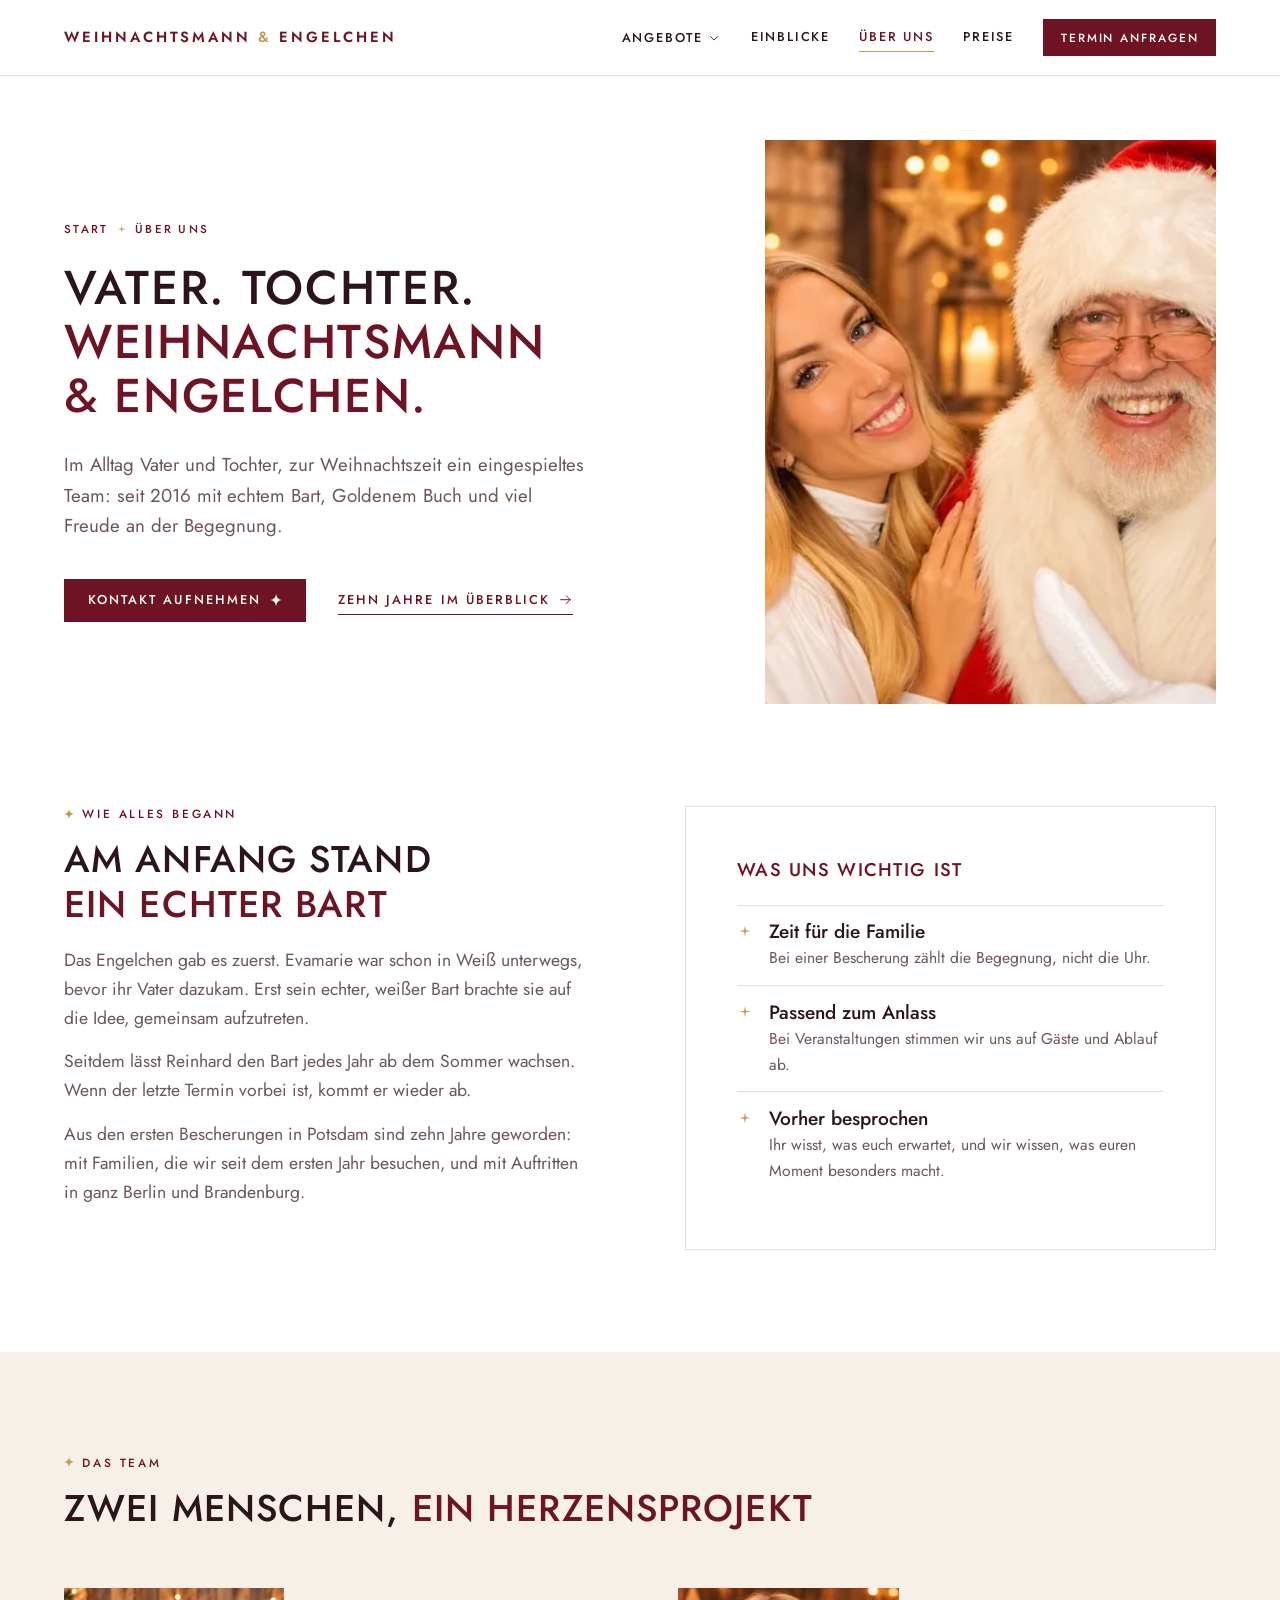
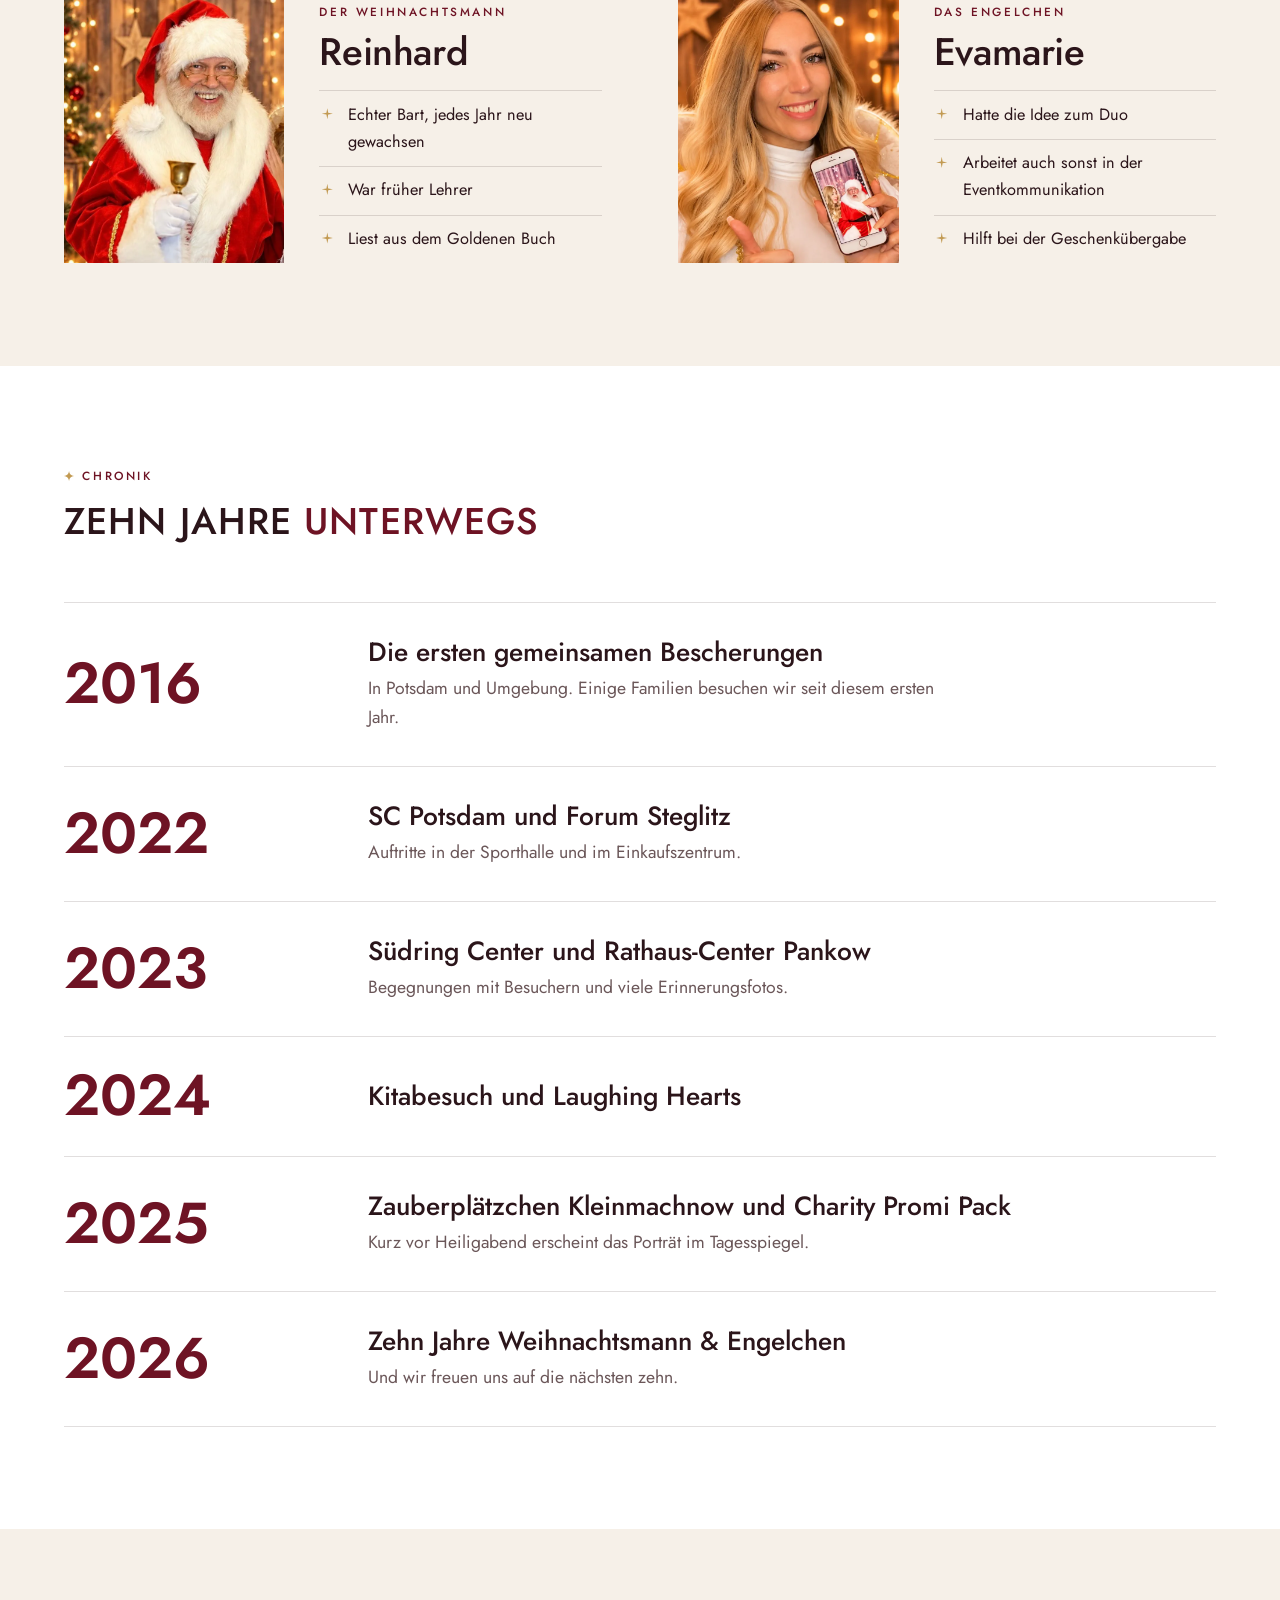
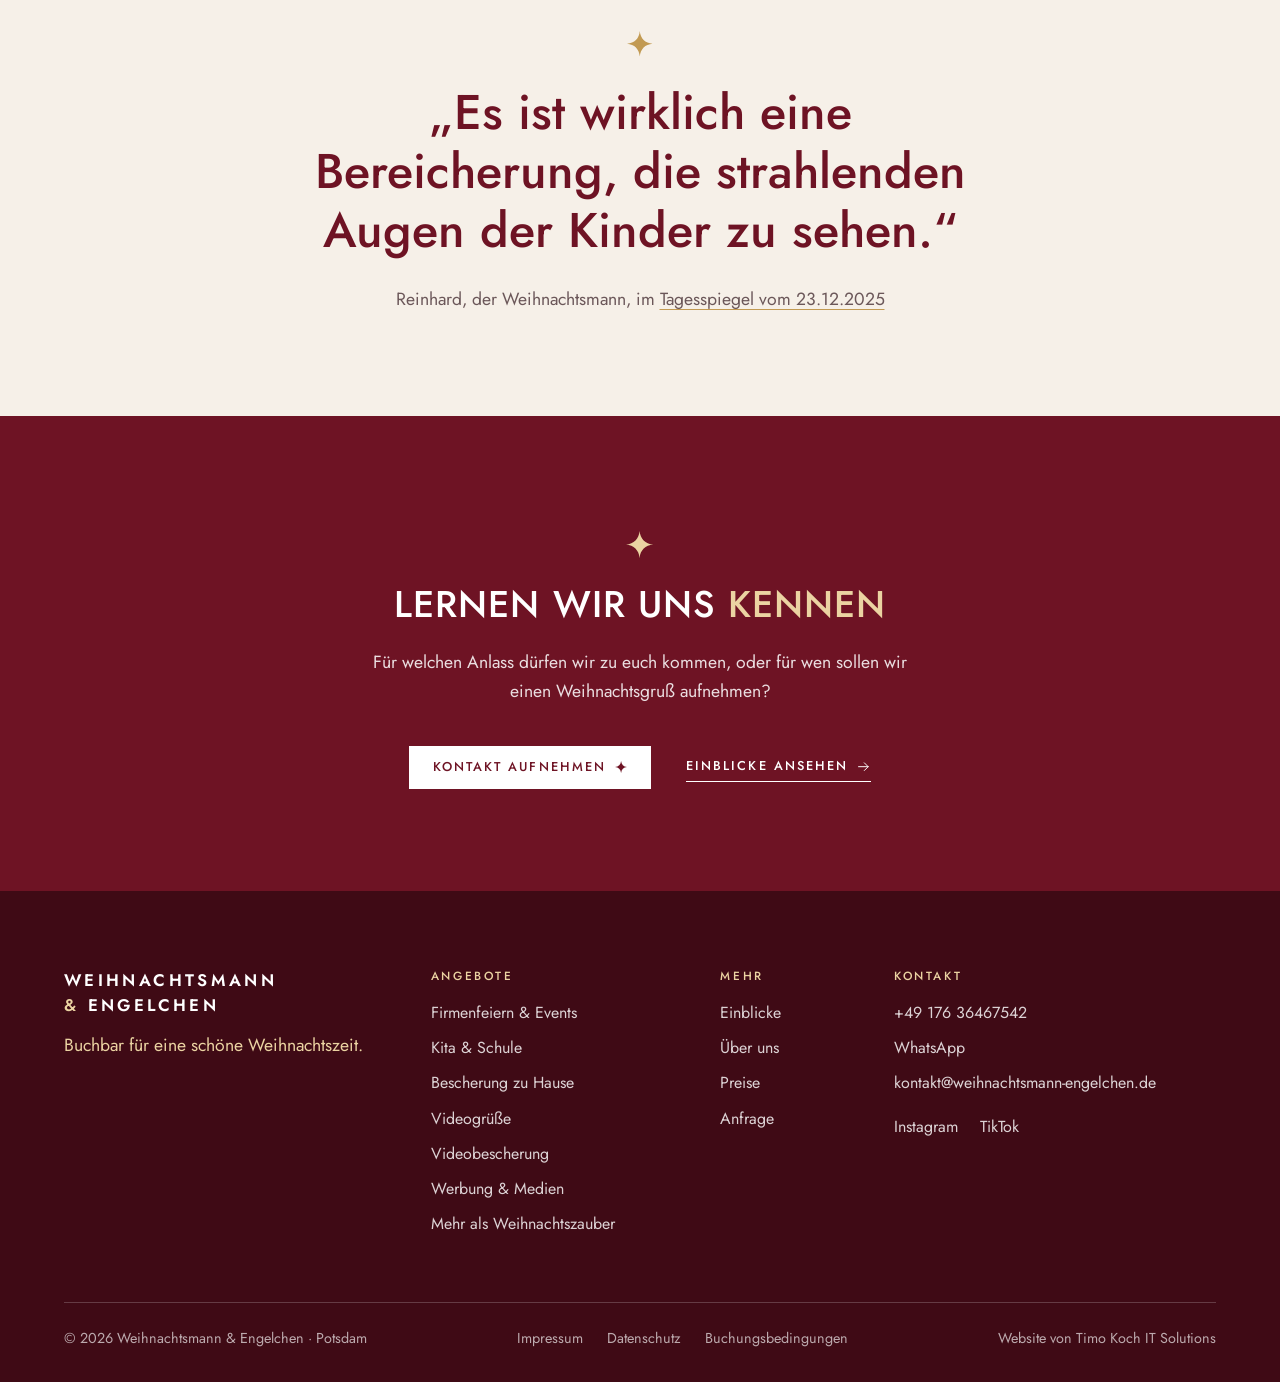
<file: ueber-uns/index.html>
<!doctype html>
<html lang="de">
<head>
  <meta charset="utf-8">
  <meta name="viewport" content="width=device-width, initial-scale=1">
  <title>Über uns | Weihnachtsmann &amp; Engelchen</title>
  <meta name="description" content="Reinhard und Evamarie Pfitzner aus Potsdam: im Alltag Vater und Tochter, zur Weihnachtszeit seit 2016 Weihnachtsmann mit echtem Bart und Engelchen.">
  <meta name="theme-color" content="#FFFFFF">

  <meta property="og:type" content="website">
  <meta property="og:locale" content="de_DE">
  <meta property="og:title" content="Über uns">
  <meta property="og:description" content="Reinhard und Evamarie Pfitzner aus Potsdam: im Alltag Vater und Tochter, zur Weihnachtszeit seit 2016 Weihnachtsmann mit echtem Bart und Engelchen.">
  <meta property="og:image" content="../Bilder/hero-weihnachtsmann-engelchen.webp">

  <link rel="icon" href="../favicon.ico" sizes="any">
  <link rel="icon" type="image/png" sizes="32x32" href="../favicon-32x32.png">
  <link rel="icon" type="image/png" sizes="16x16" href="../favicon-16x16.png">
  <link rel="apple-touch-icon" sizes="180x180" href="../apple-touch-icon.png">

  <link rel="preload" href="../fonts/jost-variable.woff2" as="font" type="font/woff2" crossorigin>
  <link rel="stylesheet" href="../css/style.css">
  <link rel="stylesheet" href="../css/seiten.css">
  <script>document.documentElement.classList.add('js');</script>
</head>
<body>

<svg class="unsichtbar" aria-hidden="true" focusable="false">
  <symbol id="stern" viewBox="0 0 24 24"><path d="M12 0c.6 7 5 11.4 12 12-7 .6-11.4 5-12 12-.6-7-5-11.4-12-12 7-.6 11.4-5 12-12z"/></symbol>
  <symbol id="pfeil" viewBox="0 0 24 24"><path d="M4 12h15M13 6l6 6-6 6" fill="none" stroke="currentColor" stroke-width="1.5" stroke-linecap="round" stroke-linejoin="round"/></symbol>
  <symbol id="winkel" viewBox="0 0 24 24"><path d="M6 9.5l6 6 6-6" fill="none" stroke="currentColor" stroke-width="1.5" stroke-linecap="round" stroke-linejoin="round"/></symbol>
  <symbol id="sprechblase" viewBox="0 0 24 24"><path d="M12 3.5a8.5 8.5 0 0 0-7.3 12.8L3.5 20.5l4.3-1.1A8.5 8.5 0 1 0 12 3.5z" fill="none" stroke="currentColor" stroke-width="1.5" stroke-linejoin="round"/></symbol>
  <symbol id="brief" viewBox="0 0 24 24"><path d="M3.5 6.5h17v11h-17zM3.5 7l8.5 6.5L20.5 7" fill="none" stroke="currentColor" stroke-width="1.5" stroke-linejoin="round"/></symbol>
  <symbol id="hoerer" viewBox="0 0 24 24"><path d="M6.2 3.8h3.1l1.5 4.2-2 1.5a11 11 0 0 0 5.7 5.7l1.5-2 4.2 1.5v3.1a2 2 0 0 1-2.2 2A16.500 16.500 0 0 1 4.200 6a2 2 0 0 1 2-2.200z" fill="none" stroke="currentColor" stroke-width="1.5" stroke-linejoin="round"/></symbol>
  <symbol id="abspielen" viewBox="0 0 24 24"><path d="M8 5.5v13l11-6.5z"/></symbol>
  <symbol id="kreuz" viewBox="0 0 24 24"><path d="M6 6l12 12M18 6L6 18" fill="none" stroke="currentColor" stroke-width="1.5" stroke-linecap="round"/></symbol>
  <symbol id="haken" viewBox="0 0 24 24"><path d="M5 12.5l4.5 4.5L19 7.500" fill="none" stroke="currentColor" stroke-width="1.6" stroke-linecap="round" stroke-linejoin="round"/></symbol>
</svg>

<a class="sprung" href="#inhalt">Zum Inhalt springen</a>

<!-- ============ Kopf ============ -->
<header class="kopf" id="kopf">
  <div class="kopf__innen">
    <a class="marke" href="../" aria-label="Weihnachtsmann &amp; Engelchen, zur Startseite">
      <span>Weihnachtsmann</span> <span><em>&amp;</em> Engelchen</span>
    </a>

    <nav class="nav" id="nav" aria-label="Hauptnavigation">
      <div class="nav__gruppe" id="nav-angebote">
        <button class="nav__link nav__auf" type="button" aria-expanded="false" aria-controls="untermenue">Angebote<svg aria-hidden="true"><use href="#winkel"/></svg></button>
        <div class="untermenue" id="untermenue">
          <div class="untermenue__spalte">
            <p class="dachzeile">Vor Ort</p>
            <a href="../firmen-events/"><b>Firmenfeiern &amp; Events</b><small>Feiern, Märkte, Einkaufszentren</small></a>
            <a href="../kita-schule/"><b>Kita &amp; Schule</b><small>Ruhig, kindgerecht, abgestimmt</small></a>
            <a href="../bescherung/"><b>Bescherung zu Hause</b><small>Mit Goldenem Buch</small></a>
            <a href="../mehr-als-weihnachtszauber/"><b>Mehr als Weihnachtszauber</b><small>Maskottchen &amp; Eventnetzwerk</small></a>
          </div>
          <div class="untermenue__spalte">
            <p class="dachzeile">Video &amp; Medien</p>
            <a href="../videogruesse/"><b>Videogrüße</b><small>Kurz, direkt aufs Handy</small></a>
            <a href="../videobescherung/"><b>Videobescherung</b><small>Ausführlich, fast wie vor Ort</small></a>
            <a href="../werbung-medien/"><b>Werbung &amp; Medien</b><small>Foto, Film, Social Media</small></a>
          </div>
        </div>
      </div>
      <a class="nav__link" href="../einblicke/">Einblicke</a>
      <a class="nav__link" href="../ueber-uns/" aria-current="page">Über uns</a>
      <a class="nav__link" href="../preise/">Preise</a>
      <a class="knopf knopf--klein nav__knopf" href="../anfrage/">Termin anfragen</a>
    </nav>

    <a class="knopf knopf--klein kopf__knopf" href="../anfrage/">Anfragen</a>
    <button class="menue" id="menue" type="button" aria-expanded="false" aria-controls="nav">
      <span class="menue__striche" aria-hidden="true"></span>
      <span class="nur-vorlesen">Menü</span>
    </button>
  </div>
</header>

<main id="inhalt">

  <section class="seitenkopf" aria-labelledby="seitentitel">
    <div class="seitenkopf__innen">
      <div>
        <ol class="pfad" aria-label="Ihr seid hier">
          <li><a href="../">Start</a></li>
          <li>Über uns</li>
        </ol>
        <h1 class="seitenkopf__titel" id="seitentitel">Vater. Tochter. <em>Weihnachtsmann &amp; Engelchen.</em></h1>
        <p class="seitenkopf__lead">Im Alltag Vater und Tochter, zur Weihnachtszeit ein eingespieltes Team: seit 2016 mit echtem Bart, Goldenem Buch und viel Freude an der Begegnung.</p>
        <div class="seitenkopf__aktionen">
          <a class="knopf" href="../anfrage/"><span>Kontakt aufnehmen</span><svg aria-hidden="true"><use href="#stern"/></svg></a>
          <a class="textlink" href="#chronik">Zehn Jahre im Überblick<svg aria-hidden="true"><use href="#pfeil"/></svg></a>
        </div>
      </div>
      <div class="seitenkopf__bild">
        <span class="licht licht--1" aria-hidden="true"></span>
        <span class="licht licht--2" aria-hidden="true"></span>
        <div class="fenster fenster--hoch">
          <div class="fenster__glas">
            <img src="../Bilder/team-vater-tochter.webp"
                 srcset="../Bilder/team-vater-tochter-640.webp 640w, ../Bilder/team-vater-tochter.webp 1200w"
                 sizes="(min-width: 960px) 36vw, 92vw" width="1200" height="900" fetchpriority="high"
                 alt="Nahaufnahme: Das Engelchen lehnt sich lachend an die Schulter des Weihnachtsmanns">
          </div>
        </div>
        <div class="siegel" aria-label="Zehn Jahre Weihnachtsmann und Engelchen, 2016 bis 2026" role="img">
          <svg class="siegel__ring" viewBox="0 0 120 120" aria-hidden="true">
            <defs><path id="kreis" d="M60 60m-46 0a46 46 0 1 1 92 0a46 46 0 1 1-92 0"/></defs>
            <text><textPath href="#kreis" startOffset="0">Weihnachtsmann &amp; Engelchen · 2016 – 2026 · </textPath></text>
          </svg>
          <span class="siegel__mitte"><b>10</b><i>Jahre</i></span>
        </div>
        <svg class="funke funke--1" aria-hidden="true"><use href="#stern"/></svg>
      </div>
    </div>
  </section>

  <!-- Geschichte -->
  <section class="abschnitt" aria-labelledby="geschichte-titel">
    <div class="spalten spalten--oben">
      <div class="zeig">
        <p class="dachzeile"><svg aria-hidden="true"><use href="#stern"/></svg>Wie alles begann</p>
        <h2 class="titel" id="geschichte-titel">Am Anfang stand <em>ein echter Bart</em></h2>
        <p class="lauftext">Das Engelchen gab es zuerst. Evamarie war schon in Weiß unterwegs, bevor ihr Vater dazukam. Erst sein echter, weißer Bart brachte sie auf die Idee, gemeinsam aufzutreten.</p>
        <p class="lauftext">Seitdem lässt Reinhard den Bart jedes Jahr ab dem Sommer wachsen. Wenn der letzte Termin vorbei ist, kommt er wieder ab.</p>
        <p class="lauftext">Aus den ersten Bescherungen in Potsdam sind zehn Jahre geworden: mit Familien, die wir seit dem ersten Jahr besuchen, und mit Auftritten in ganz Berlin und Brandenburg.</p>
      </div>
      <div class="blatt zeig" style="--warte:.12s">
        <svg class="blatt__stern" aria-hidden="true"><use href="#stern"/></svg>
        <p class="blatt__titel">Was uns wichtig ist</p>
        <ul class="sternliste">
          <li><b>Zeit für die Familie</b><span>Bei einer Bescherung zählt die Begegnung, nicht die Uhr.</span></li>
          <li><b>Passend zum Anlass</b><span>Bei Veranstaltungen stimmen wir uns auf Gäste und Ablauf ab.</span></li>
          <li><b>Vorher besprochen</b><span>Ihr wisst, was euch erwartet, und wir wissen, was euren Moment besonders macht.</span></li>
        </ul>
      </div>
    </div>
  </section>

  <!-- Steckbriefe -->
  <section class="abschnitt abschnitt--leinen" aria-labelledby="steckbrief-titel">
    <div class="abschnitt__kopf zeig">
      <p class="dachzeile"><svg aria-hidden="true"><use href="#stern"/></svg>Das Team</p>
      <h2 class="titel" id="steckbrief-titel">Zwei Menschen, <em>ein Herzensprojekt</em></h2>
    </div>
    <div class="steckbriefe">
      <article class="steckbrief zeig">
        <div class="steckbrief__bild">
          <div class="fenster">
            <div class="fenster__glas">
              <img src="../Bilder/portrait-weihnachtsmann.webp" width="690" height="862" loading="lazy"
                   alt="Der Weihnachtsmann mit echtem weißem Bart und Brille läutet lachend eine Messingglocke">
            </div>
          </div>
        </div>
        <div>
          <p class="dachzeile">Der Weihnachtsmann</p>
          <h3>Reinhard</h3>
          <ul class="sternliste">
            <li>Echter Bart, jedes Jahr neu gewachsen</li>
            <li>War früher Lehrer</li>
            <li>Liest aus dem Goldenen Buch</li>
          </ul>
        </div>
      </article>
      <article class="steckbrief zeig" style="--warte:.12s">
        <div class="steckbrief__bild">
          <div class="fenster">
            <div class="fenster__glas">
              <img src="../Bilder/portrait-engelchen.webp" width="760" height="950" loading="lazy"
                   alt="Das Engelchen mit langen blonden Haaren und weißen Flügeln lächelt in die Kamera">
            </div>
          </div>
        </div>
        <div>
          <p class="dachzeile">Das Engelchen</p>
          <h3>Evamarie</h3>
          <ul class="sternliste">
            <li>Hatte die Idee zum Duo</li>
            <li>Arbeitet auch sonst in der Eventkommunikation</li>
            <li>Hilft bei der Geschenkübergabe</li>
          </ul>
        </div>
      </article>
    </div>
  </section>

  <!-- Chronik -->
  <section class="abschnitt" id="chronik" aria-labelledby="chronik-titel">
    <div class="abschnitt__kopf zeig">
      <p class="dachzeile"><svg aria-hidden="true"><use href="#stern"/></svg>Chronik</p>
      <h2 class="titel" id="chronik-titel">Zehn Jahre <em>unterwegs</em></h2>
    </div>
    <ol class="chronik">
      <li class="zeig">
        <span class="chronik__jahr">2016</span>
        <div><h3>Die ersten gemeinsamen Bescherungen</h3><p>In Potsdam und Umgebung. Einige Familien besuchen wir seit diesem ersten Jahr.</p></div>
      </li>
      <li class="zeig">
        <span class="chronik__jahr">2022</span>
        <div><h3>SC Potsdam und Forum Steglitz</h3><p>Auftritte in der Sporthalle und im Einkaufszentrum.</p></div>
      </li>
      <li class="zeig">
        <span class="chronik__jahr">2023</span>
        <div><h3>Südring Center und Rathaus-Center Pankow</h3><p>Begegnungen mit Besuchern und viele Erinnerungsfotos.</p></div>
      </li>
      <li class="zeig">
        <span class="chronik__jahr">2024</span>
        <div><h3>Kitabesuch und Laughing Hearts</h3></div>
      </li>
      <li class="zeig">
        <span class="chronik__jahr">2025</span>
        <div><h3>Zauberplätzchen Kleinmachnow und Charity Promi Pack</h3><p>Kurz vor Heiligabend erscheint das Porträt im Tagesspiegel.</p></div>
      </li>
      <li class="zeig">
        <span class="chronik__jahr">2026</span>
        <div><h3>Zehn Jahre Weihnachtsmann &amp; Engelchen</h3><p>Und wir freuen uns auf die nächsten zehn.</p></div>
      </li>
    </ol>
  </section>

  <!-- Zitat -->
  <section class="abschnitt abschnitt--leinen">
    <figure class="grosszitat zeig">
      <svg aria-hidden="true"><use href="#stern"/></svg>
      <blockquote>„Es ist wirklich eine Bereicherung, die strahlenden Augen der Kinder zu sehen.“</blockquote>
      <figcaption>Reinhard, der Weihnachtsmann, im <a href="https://www.tagesspiegel.de/potsdam/landeshauptstadt/die-stars-des-heiligen-abends-vater-und-tochter-bringen-potsdamer-kinderaugen-zum-leuchten--als-weihnachtsmann-und-engel-15067483.html" target="_blank" rel="noopener">Tagesspiegel vom 23.12.2025</a></figcaption>
    </figure>
  </section>

  <!-- Abschluss -->
  <section class="abschluss" aria-labelledby="abschluss-titel">
    <div class="nacht abschluss__flaeche">
      <div class="abschluss__innen zeig">
        <svg class="abschluss__stern" aria-hidden="true"><use href="#stern"/></svg>
        <h2 class="titel" id="abschluss-titel">Lernen wir uns <em>kennen</em></h2>
        <p>Für welchen Anlass dürfen wir zu euch kommen, oder für wen sollen wir einen Weihnachtsgruß aufnehmen?</p>
        <div class="abschluss__aktionen">
          <a class="knopf knopf--gold" href="../anfrage/"><span>Kontakt aufnehmen</span><svg aria-hidden="true"><use href="#stern"/></svg></a>
          <a class="textlink textlink--hell" href="../einblicke/">Einblicke ansehen<svg aria-hidden="true"><use href="#pfeil"/></svg></a>
        </div>
      </div>
    </div>
  </section>
</main>

<!-- ============ Fuß ============ -->
<footer class="fuss">
  <div class="fuss__innen">
    <div class="fuss__marke">
      <p class="fuss__name">Weihnachtsmann <em>&amp;</em>&nbsp;Engelchen</p>
      <p class="fuss__spruch">Buchbar für eine schöne Weihnachtszeit.</p>
    </div>

    <nav class="fuss__spalte" aria-label="Angebote">
      <p class="dachzeile">Angebote</p>
      <a href="../firmen-events/">Firmenfeiern &amp; Events</a>
      <a href="../kita-schule/">Kita &amp; Schule</a>
      <a href="../bescherung/">Bescherung zu Hause</a>
      <a href="../videogruesse/">Videogrüße</a>
      <a href="../videobescherung/">Videobescherung</a>
      <a href="../werbung-medien/">Werbung &amp; Medien</a>
      <a href="../mehr-als-weihnachtszauber/">Mehr als Weihnachtszauber</a>
    </nav>

    <nav class="fuss__spalte" aria-label="Weitere Seiten">
      <p class="dachzeile">Mehr</p>
      <a href="../einblicke/">Einblicke</a>
      <a href="../ueber-uns/">Über uns</a>
      <a href="../preise/">Preise</a>
      <a href="../anfrage/">Anfrage</a>
    </nav>

    <div class="fuss__spalte">
      <p class="dachzeile">Kontakt</p>
      <a href="tel:+4917636467542">+49 176 36467542</a>
      <a href="https://wa.me/4917636467542" target="_blank" rel="noopener">WhatsApp</a>
      <a href="mailto:kontakt@weihnachtsmann-engelchen.de">kontakt@weihnachtsmann-engelchen.de</a>
      <span class="fuss__sozial"><a href="https://www.instagram.com/weihnachtsmann_und_engelchen/" target="_blank" rel="noopener">Instagram</a><a href="https://www.tiktok.com/@weihnachtsmann_und_engel" target="_blank" rel="noopener">TikTok</a></span>
    </div>
  </div>

  <div class="fuss__unten">
    <p>© <span data-jahr>2026</span> Weihnachtsmann &amp; Engelchen · Potsdam</p>
    <p class="fuss__recht">
      <a href="../impressum/">Impressum</a>
      <a href="../datenschutz/">Datenschutz</a>
      <a href="../buchungsbedingungen/">Buchungsbedingungen</a>
    </p>
    <p class="fuss__dank">Website von <a href="https://timokochitsolutions.de" target="_blank" rel="noopener">Timo Koch IT Solutions</a></p>
  </div>
</footer>

<a class="wa" id="wa" href="https://wa.me/4917636467542" target="_blank" rel="noopener" aria-label="Per WhatsApp schreiben">
  <svg aria-hidden="true"><use href="#sprechblase"/></svg><span>WhatsApp</span>
</a>

<script src="../js/main.js" defer></script>
<script src="../js/seiten.js" defer></script>
</body>
</html>
</file>
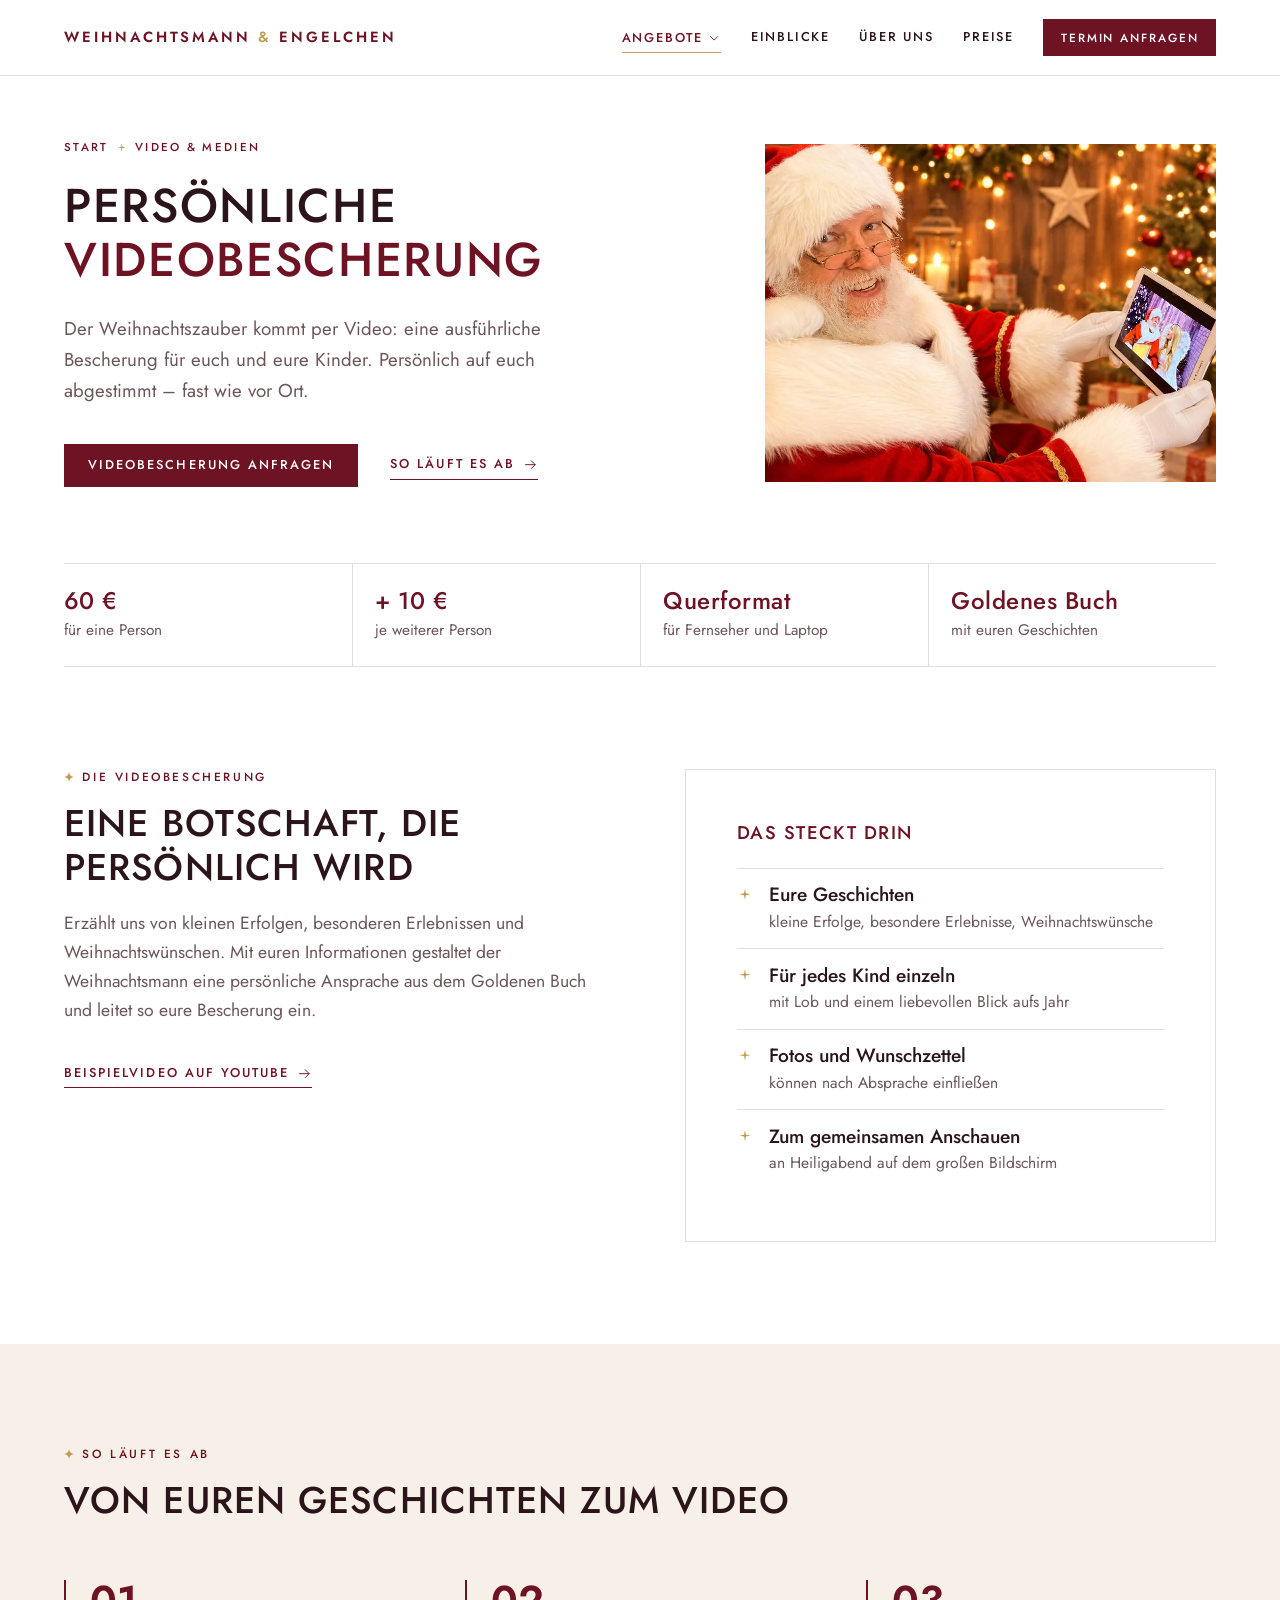
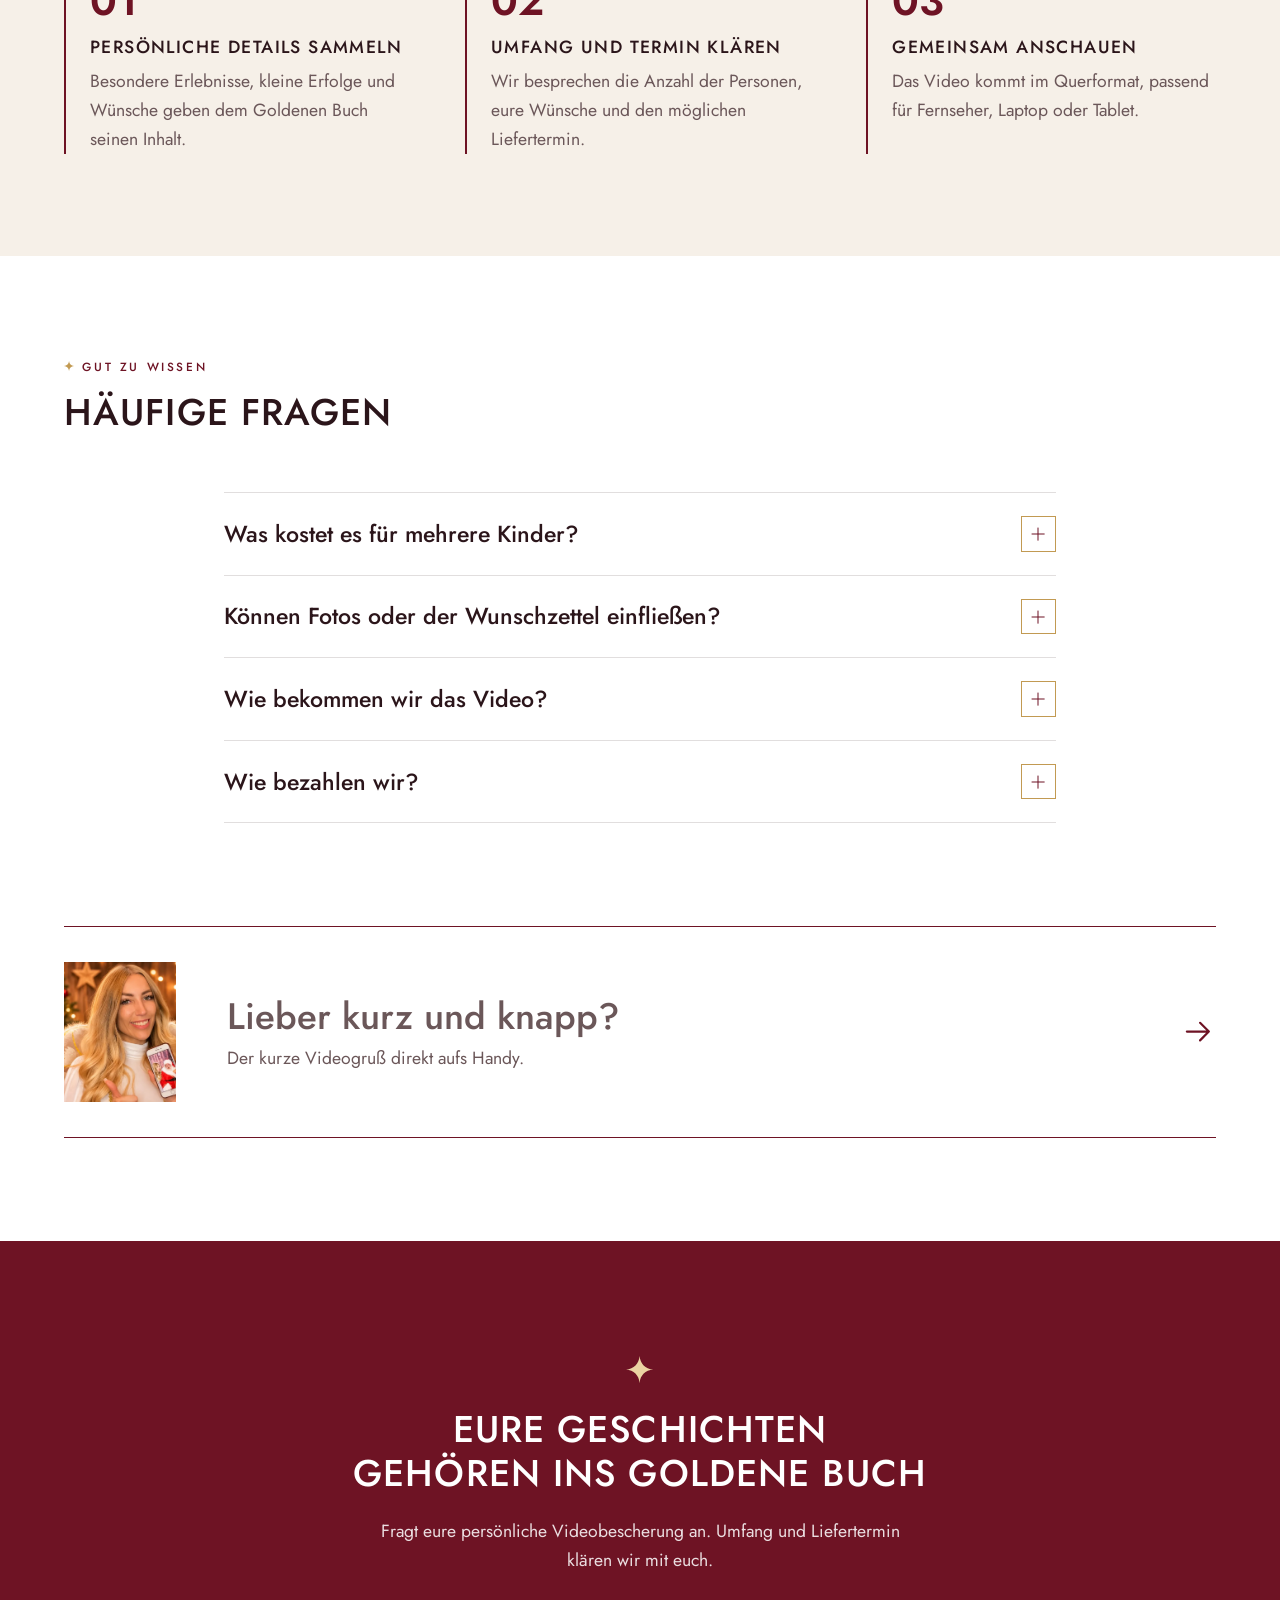
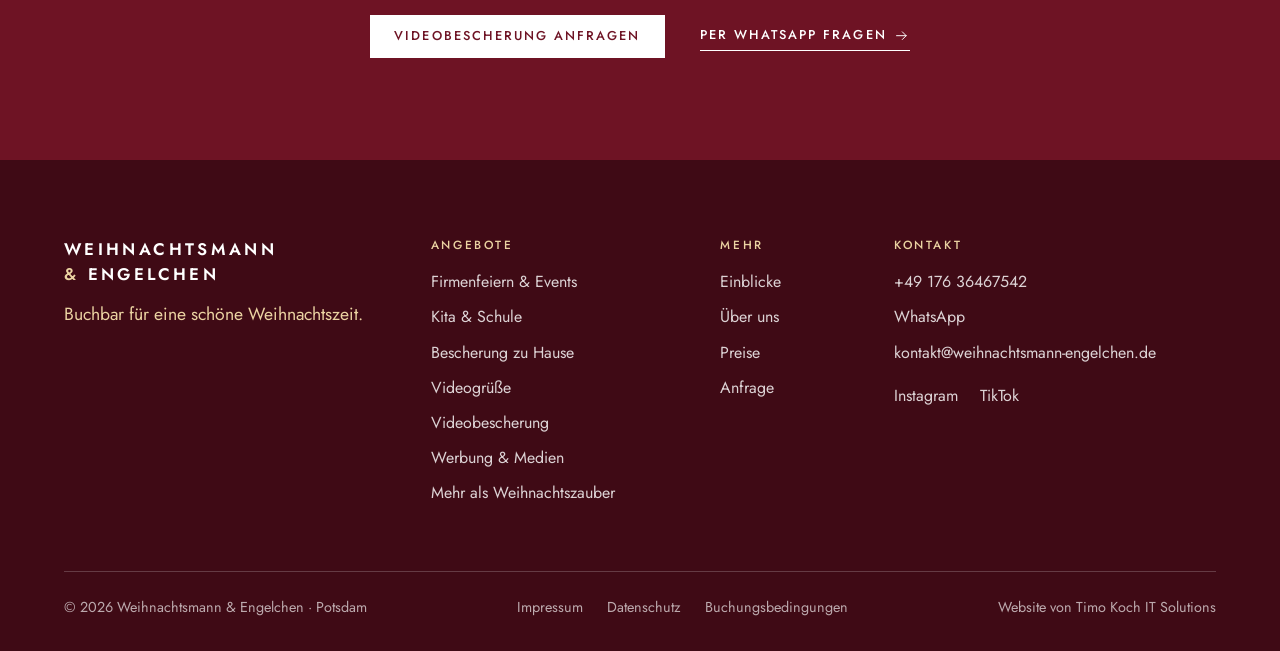
<file: videobescherung/index.html>
<!doctype html>
<html lang="de">
<head>
  <meta charset="utf-8">
  <meta name="viewport" content="width=device-width, initial-scale=1">
  <title>Persönliche Videobescherung | Weihnachtsmann &amp; Engelchen</title>
  <meta name="description" content="Persönliche Videobescherung mit Goldenem Buch: Der Weihnachtsmann geht im Video auf jedes Kind einzeln ein. Im Querformat für Fernseher und Laptop, ab 60 €.">
  <meta name="theme-color" content="#FFFFFF">

  <meta property="og:type" content="website">
  <meta property="og:locale" content="de_DE">
  <meta property="og:title" content="Persönliche Videobescherung">
  <meta property="og:description" content="Persönliche Videobescherung mit Goldenem Buch: Der Weihnachtsmann geht im Video auf jedes Kind einzeln ein. Im Querformat für Fernseher und Laptop, ab 60 €.">
  <meta property="og:image" content="../Bilder/hero-weihnachtsmann-engelchen.webp">

  <link rel="icon" href="../favicon.ico" sizes="any">
  <link rel="icon" type="image/png" sizes="32x32" href="../favicon-32x32.png">
  <link rel="icon" type="image/png" sizes="16x16" href="../favicon-16x16.png">
  <link rel="apple-touch-icon" sizes="180x180" href="../apple-touch-icon.png">

  <link rel="preload" href="../fonts/jost-variable.woff2" as="font" type="font/woff2" crossorigin>
  <link rel="stylesheet" href="../css/style.css">
  <link rel="stylesheet" href="../css/seiten.css">
  <script>document.documentElement.classList.add('js');</script>
</head>
<body>

<svg class="unsichtbar" aria-hidden="true" focusable="false">
  <symbol id="stern" viewBox="0 0 24 24"><path d="M12 0c.6 7 5 11.4 12 12-7 .6-11.4 5-12 12-.6-7-5-11.4-12-12 7-.6 11.4-5 12-12z"/></symbol>
  <symbol id="pfeil" viewBox="0 0 24 24"><path d="M4 12h15M13 6l6 6-6 6" fill="none" stroke="currentColor" stroke-width="1.5" stroke-linecap="round" stroke-linejoin="round"/></symbol>
  <symbol id="winkel" viewBox="0 0 24 24"><path d="M6 9.5l6 6 6-6" fill="none" stroke="currentColor" stroke-width="1.5" stroke-linecap="round" stroke-linejoin="round"/></symbol>
  <symbol id="sprechblase" viewBox="0 0 24 24"><path d="M12 3.5a8.5 8.5 0 0 0-7.3 12.8L3.5 20.5l4.3-1.1A8.5 8.5 0 1 0 12 3.5z" fill="none" stroke="currentColor" stroke-width="1.5" stroke-linejoin="round"/></symbol>
  <symbol id="brief" viewBox="0 0 24 24"><path d="M3.5 6.5h17v11h-17zM3.5 7l8.5 6.5L20.5 7" fill="none" stroke="currentColor" stroke-width="1.5" stroke-linejoin="round"/></symbol>
  <symbol id="hoerer" viewBox="0 0 24 24"><path d="M6.2 3.8h3.1l1.5 4.2-2 1.5a11 11 0 0 0 5.7 5.7l1.5-2 4.2 1.5v3.1a2 2 0 0 1-2.2 2A16.500 16.500 0 0 1 4.200 6a2 2 0 0 1 2-2.200z" fill="none" stroke="currentColor" stroke-width="1.5" stroke-linejoin="round"/></symbol>
  <symbol id="abspielen" viewBox="0 0 24 24"><path d="M8 5.5v13l11-6.5z"/></symbol>
  <symbol id="kreuz" viewBox="0 0 24 24"><path d="M6 6l12 12M18 6L6 18" fill="none" stroke="currentColor" stroke-width="1.5" stroke-linecap="round"/></symbol>
  <symbol id="haken" viewBox="0 0 24 24"><path d="M5 12.5l4.5 4.5L19 7.500" fill="none" stroke="currentColor" stroke-width="1.6" stroke-linecap="round" stroke-linejoin="round"/></symbol>
</svg>

<a class="sprung" href="#inhalt">Zum Inhalt springen</a>

<!-- ============ Kopf ============ -->
<header class="kopf" id="kopf">
  <div class="kopf__innen">
    <a class="marke" href="../" aria-label="Weihnachtsmann &amp; Engelchen, zur Startseite">
      <span>Weihnachtsmann</span> <span><em>&amp;</em> Engelchen</span>
    </a>

    <nav class="nav" id="nav" aria-label="Hauptnavigation">
      <div class="nav__gruppe" id="nav-angebote">
        <button class="nav__link nav__auf" type="button" aria-expanded="false" aria-controls="untermenue" aria-current="true">Angebote<svg aria-hidden="true"><use href="#winkel"/></svg></button>
        <div class="untermenue" id="untermenue">
          <div class="untermenue__spalte">
            <p class="dachzeile">Vor Ort</p>
            <a href="../firmen-events/"><b>Firmenfeiern &amp; Events</b><small>Feiern, Märkte, Einkaufszentren</small></a>
            <a href="../kita-schule/"><b>Kita &amp; Schule</b><small>Ruhig, kindgerecht, abgestimmt</small></a>
            <a href="../bescherung/"><b>Bescherung zu Hause</b><small>Mit Goldenem Buch</small></a>
            <a href="../mehr-als-weihnachtszauber/"><b>Mehr als Weihnachtszauber</b><small>Maskottchen &amp; Eventnetzwerk</small></a>
          </div>
          <div class="untermenue__spalte">
            <p class="dachzeile">Video &amp; Medien</p>
            <a href="../videogruesse/"><b>Videogrüße</b><small>Kurz, direkt aufs Handy</small></a>
            <a href="../videobescherung/"><b>Videobescherung</b><small>Ausführlich, fast wie vor Ort</small></a>
            <a href="../werbung-medien/"><b>Werbung &amp; Medien</b><small>Foto, Film, Social Media</small></a>
          </div>
        </div>
      </div>
      <a class="nav__link" href="../einblicke/">Einblicke</a>
      <a class="nav__link" href="../ueber-uns/">Über uns</a>
      <a class="nav__link" href="../preise/">Preise</a>
      <a class="knopf knopf--klein nav__knopf" href="../anfrage/">Termin anfragen</a>
    </nav>

    <a class="knopf knopf--klein kopf__knopf" href="../anfrage/">Anfragen</a>
    <button class="menue" id="menue" type="button" aria-expanded="false" aria-controls="nav">
      <span class="menue__striche" aria-hidden="true"></span>
      <span class="nur-vorlesen">Menü</span>
    </button>
  </div>
</header>

<main id="inhalt">

  <section class="seitenkopf" aria-labelledby="seitentitel">
    <div class="seitenkopf__innen">
      <div>
        <ol class="pfad" aria-label="Ihr seid hier">
          <li><a href="../">Start</a></li>
          <li>Video &amp; Medien</li>
        </ol>
        <h1 class="seitenkopf__titel" id="seitentitel">Persönliche <em>Videobescherung</em></h1>
        <p class="seitenkopf__lead">Der Weihnachtszauber kommt per Video: eine ausführliche Bescherung für euch und eure Kinder. Persönlich auf euch abgestimmt – fast wie vor Ort.</p>
        <div class="seitenkopf__aktionen">
          <a class="knopf" href="../anfrage/?anlass=videobotschaft">Videobescherung anfragen</a>
          <a class="textlink" href="#ablauf">So läuft es ab<svg aria-hidden="true"><use href="#pfeil"/></svg></a>
        </div>
      </div>
      <div class="seitenkopf__bild">
        <div class="fenster" style="aspect-ratio:4/3">
          <div class="fenster__glas">
            <img src="../Bilder/videobotschaft.webp" width="900" height="675" fetchpriority="high"
                 alt="Der Weihnachtsmann hält ein Tablet mit einer Videobescherung in die Kamera">
          </div>
        </div>
      </div>
    </div>

    <ul class="fakten" aria-label="Auf einen Blick">
      <li><b>60 €</b><span>für eine Person</span></li>
      <li><b>+ 10 €</b><span>je weiterer Person</span></li>
      <li><b>Querformat</b><span>für Fernseher und Laptop</span></li>
      <li><b>Goldenes Buch</b><span>mit euren Geschichten</span></li>
    </ul>
  </section>

  <section class="abschnitt" aria-labelledby="inhalt-titel">
    <div class="spalten spalten--oben">
      <div class="zeig">
        <p class="dachzeile"><svg aria-hidden="true"><use href="#stern"/></svg>Die Videobescherung</p>
        <h2 class="titel" id="inhalt-titel">Eine Botschaft, die persönlich wird</h2>
        <p class="lauftext">Erzählt uns von kleinen Erfolgen, besonderen Erlebnissen und Weihnachtswünschen. Mit euren Informationen gestaltet der Weihnachtsmann eine persönliche Ansprache aus dem Goldenen Buch und leitet so eure Bescherung ein.</p>
        <p class="mehr"><a class="textlink" href="https://www.youtube.com/watch?v=37MS4vAp_Zc" target="_blank" rel="noopener">Beispielvideo auf YouTube<svg aria-hidden="true"><use href="#pfeil"/></svg></a></p>
      </div>
      <div class="blatt zeig" style="--warte:.12s">
        <p class="blatt__titel">Das steckt drin</p>
        <ul class="sternliste">
          <li><b>Eure Geschichten</b><span>kleine Erfolge, besondere Erlebnisse, Weihnachtswünsche</span></li>
          <li><b>Für jedes Kind einzeln</b><span>mit Lob und einem liebevollen Blick aufs Jahr</span></li>
          <li><b>Fotos und Wunschzettel</b><span>können nach Absprache einfließen</span></li>
          <li><b>Zum gemeinsamen Anschauen</b><span>an Heiligabend auf dem großen Bildschirm</span></li>
        </ul>
      </div>
    </div>
  </section>

  <section class="abschnitt abschnitt--leinen" id="ablauf" aria-labelledby="ablauf-titel">
    <div class="abschnitt__kopf zeig">
      <p class="dachzeile"><svg aria-hidden="true"><use href="#stern"/></svg>So läuft es ab</p>
      <h2 class="titel" id="ablauf-titel">Von euren Geschichten zum Video</h2>
    </div>
    <ol class="schritte">
      <li class="schritt zeig"><span class="schritt__nr" aria-hidden="true">1</span><h3>Persönliche Details sammeln</h3><p>Besondere Erlebnisse, kleine Erfolge und Wünsche geben dem Goldenen Buch seinen Inhalt.</p></li>
      <li class="schritt zeig"><span class="schritt__nr" aria-hidden="true">2</span><h3>Umfang und Termin klären</h3><p>Wir besprechen die Anzahl der Personen, eure Wünsche und den möglichen Liefertermin.</p></li>
      <li class="schritt zeig"><span class="schritt__nr" aria-hidden="true">3</span><h3>Gemeinsam anschauen</h3><p>Das Video kommt im Querformat, passend für Fernseher, Laptop oder Tablet.</p></li>
    </ol>
  </section>

  <section class="abschnitt" aria-labelledby="fragen-titel">
    <div class="abschnitt__kopf zeig">
      <p class="dachzeile"><svg aria-hidden="true"><use href="#stern"/></svg>Gut zu wissen</p>
      <h2 class="titel" id="fragen-titel">Häufige Fragen</h2>
    </div>
    <div class="faq zeig">
      <details class="faq__eintrag">
        <summary>Was kostet es für mehrere Kinder?<span class="faq__plus" aria-hidden="true"></span></summary>
        <div class="faq__antwort"><p>Der Grundpreis von 60 € gilt für eine Person. Jede weitere Person kostet 10 € zusätzlich.</p></div>
      </details>
      <details class="faq__eintrag">
        <summary>Können Fotos oder der Wunschzettel einfließen?<span class="faq__plus" aria-hidden="true"></span></summary>
        <div class="faq__antwort"><p>Ja, nach vorheriger Abstimmung.</p></div>
      </details>
      <details class="faq__eintrag">
        <summary>Wie bekommen wir das Video?<span class="faq__plus" aria-hidden="true"></span></summary>
        <div class="faq__antwort"><p>Per WhatsApp, per E-Mail oder auf beiden Wegen. Den Liefertermin bestätigen wir euch persönlich.</p></div>
      </details>
      <details class="faq__eintrag">
        <summary>Wie bezahlen wir?<span class="faq__plus" aria-hidden="true"></span></summary>
        <div class="faq__antwort"><p>Per PayPal oder Überweisung. Die Zahlungsinformationen bekommt ihr mit unserer Bestätigung.</p></div>
      </details>
    </div>
  </section>

  <section class="abschnitt abschnitt--eng">
    <a class="verweis zeig" href="../videogruesse/">
      <img class="verweis__bild" src="../Bilder/videogruss.webp" width="900" height="675" loading="lazy" alt="">
      <span><b>Lieber kurz und knapp?</b><span>Der kurze Videogruß direkt aufs Handy.</span></span>
      <svg aria-hidden="true"><use href="#pfeil"/></svg>
    </a>
  </section>

  <section class="abschluss" aria-labelledby="abschluss-titel">
    <div class="nacht abschluss__flaeche">
      <div class="abschluss__innen zeig">
        <svg class="abschluss__stern" aria-hidden="true"><use href="#stern"/></svg>
        <h2 class="titel" id="abschluss-titel">Eure Geschichten gehören ins Goldene Buch</h2>
        <p>Fragt eure persönliche Videobescherung an. Umfang und Liefertermin klären wir mit euch.</p>
        <div class="abschluss__aktionen">
          <a class="knopf knopf--gold" href="../anfrage/?anlass=videobotschaft">Videobescherung anfragen</a>
          <a class="textlink textlink--hell" href="https://wa.me/4917636467542" target="_blank" rel="noopener">Per WhatsApp fragen<svg aria-hidden="true"><use href="#pfeil"/></svg></a>
        </div>
      </div>
    </div>
  </section>
</main>

<!-- ============ Fuß ============ -->
<footer class="fuss">
  <div class="fuss__innen">
    <div class="fuss__marke">
      <p class="fuss__name">Weihnachtsmann <em>&amp;</em>&nbsp;Engelchen</p>
      <p class="fuss__spruch">Buchbar für eine schöne Weihnachtszeit.</p>
    </div>

    <nav class="fuss__spalte" aria-label="Angebote">
      <p class="dachzeile">Angebote</p>
      <a href="../firmen-events/">Firmenfeiern &amp; Events</a>
      <a href="../kita-schule/">Kita &amp; Schule</a>
      <a href="../bescherung/">Bescherung zu Hause</a>
      <a href="../videogruesse/">Videogrüße</a>
      <a href="../videobescherung/">Videobescherung</a>
      <a href="../werbung-medien/">Werbung &amp; Medien</a>
      <a href="../mehr-als-weihnachtszauber/">Mehr als Weihnachtszauber</a>
    </nav>

    <nav class="fuss__spalte" aria-label="Weitere Seiten">
      <p class="dachzeile">Mehr</p>
      <a href="../einblicke/">Einblicke</a>
      <a href="../ueber-uns/">Über uns</a>
      <a href="../preise/">Preise</a>
      <a href="../anfrage/">Anfrage</a>
    </nav>

    <div class="fuss__spalte">
      <p class="dachzeile">Kontakt</p>
      <a href="tel:+4917636467542">+49 176 36467542</a>
      <a href="https://wa.me/4917636467542" target="_blank" rel="noopener">WhatsApp</a>
      <a href="mailto:kontakt@weihnachtsmann-engelchen.de">kontakt@weihnachtsmann-engelchen.de</a>
      <span class="fuss__sozial"><a href="https://www.instagram.com/weihnachtsmann_und_engelchen/" target="_blank" rel="noopener">Instagram</a><a href="https://www.tiktok.com/@weihnachtsmann_und_engel" target="_blank" rel="noopener">TikTok</a></span>
    </div>
  </div>

  <div class="fuss__unten">
    <p>© <span data-jahr>2026</span> Weihnachtsmann &amp; Engelchen · Potsdam</p>
    <p class="fuss__recht">
      <a href="../impressum/">Impressum</a>
      <a href="../datenschutz/">Datenschutz</a>
      <a href="../buchungsbedingungen/">Buchungsbedingungen</a>
    </p>
    <p class="fuss__dank">Website von <a href="https://timokochitsolutions.de" target="_blank" rel="noopener">Timo Koch IT Solutions</a></p>
  </div>
</footer>

<a class="wa" id="wa" href="https://wa.me/4917636467542" target="_blank" rel="noopener" aria-label="Per WhatsApp schreiben">
  <svg aria-hidden="true"><use href="#sprechblase"/></svg><span>WhatsApp</span>
</a>

<script src="../js/main.js" defer></script>
<script src="../js/seiten.js" defer></script>
</body>
</html>
</file>
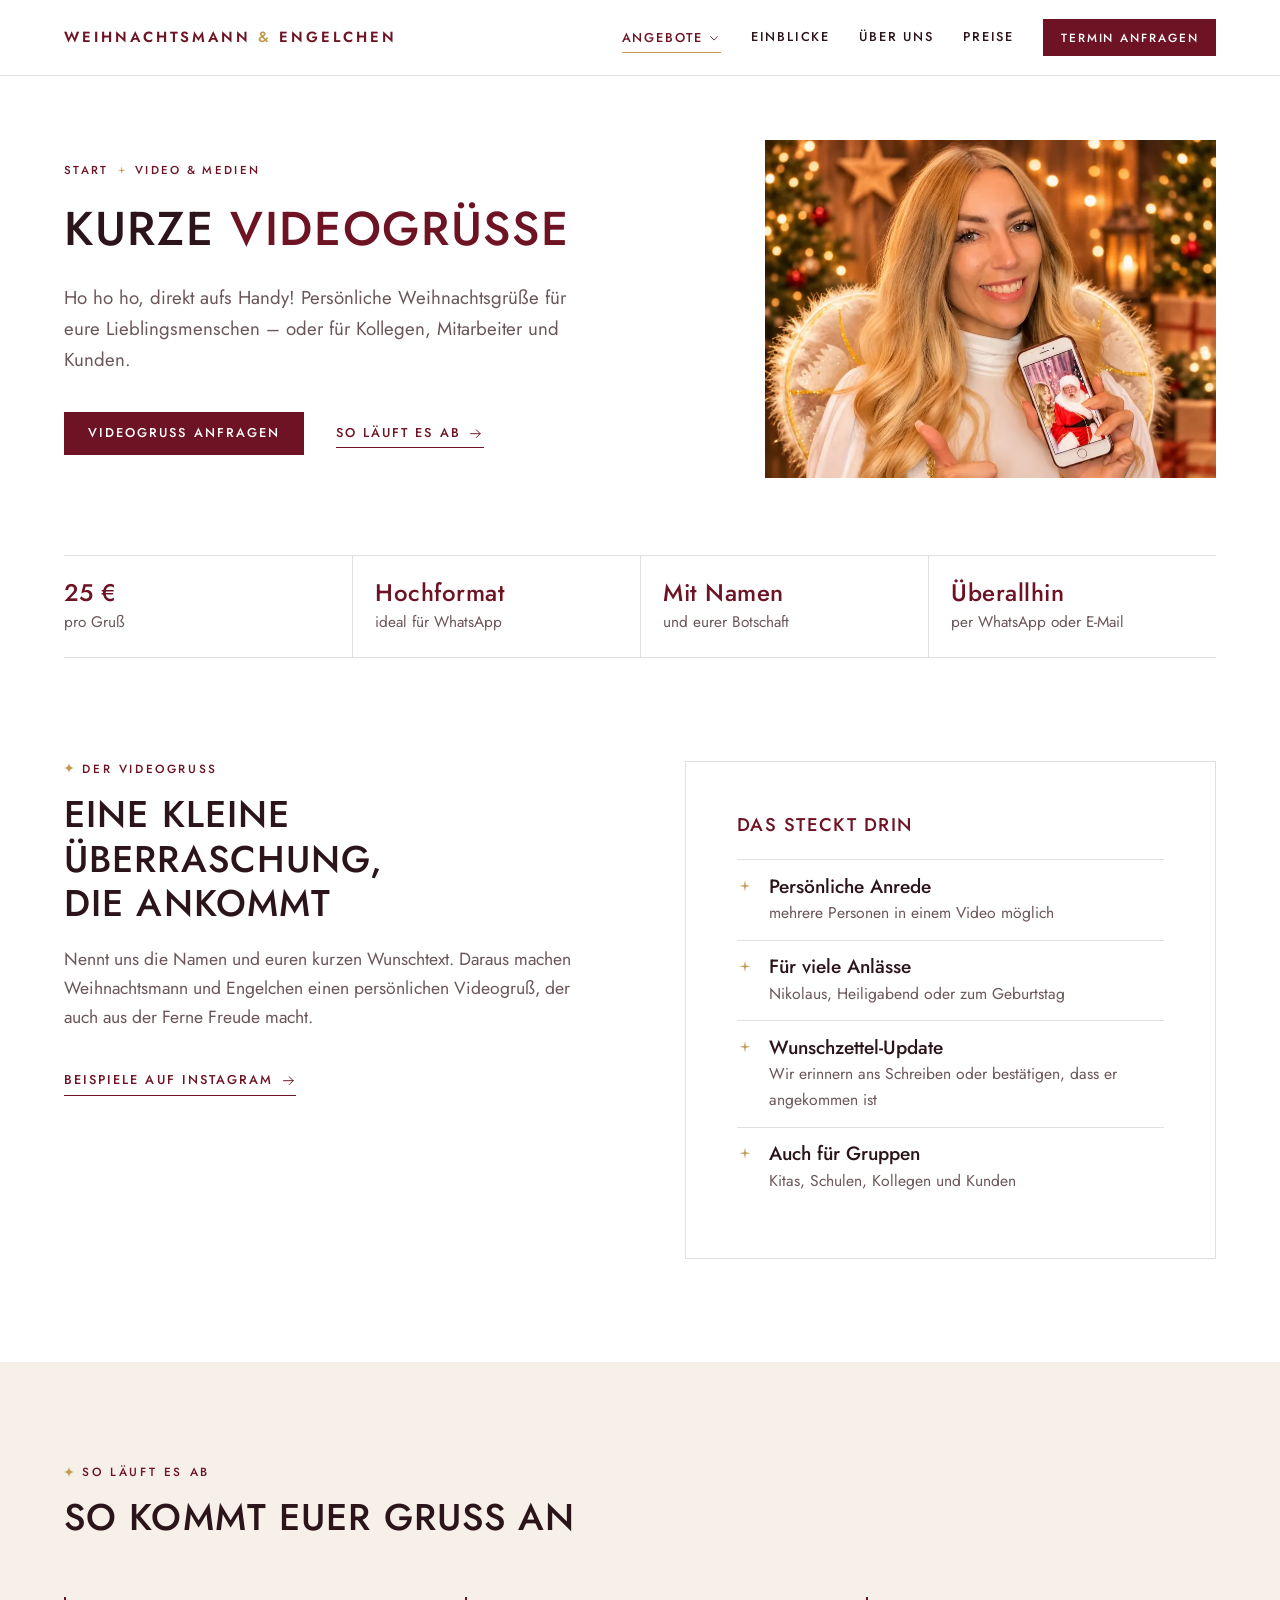
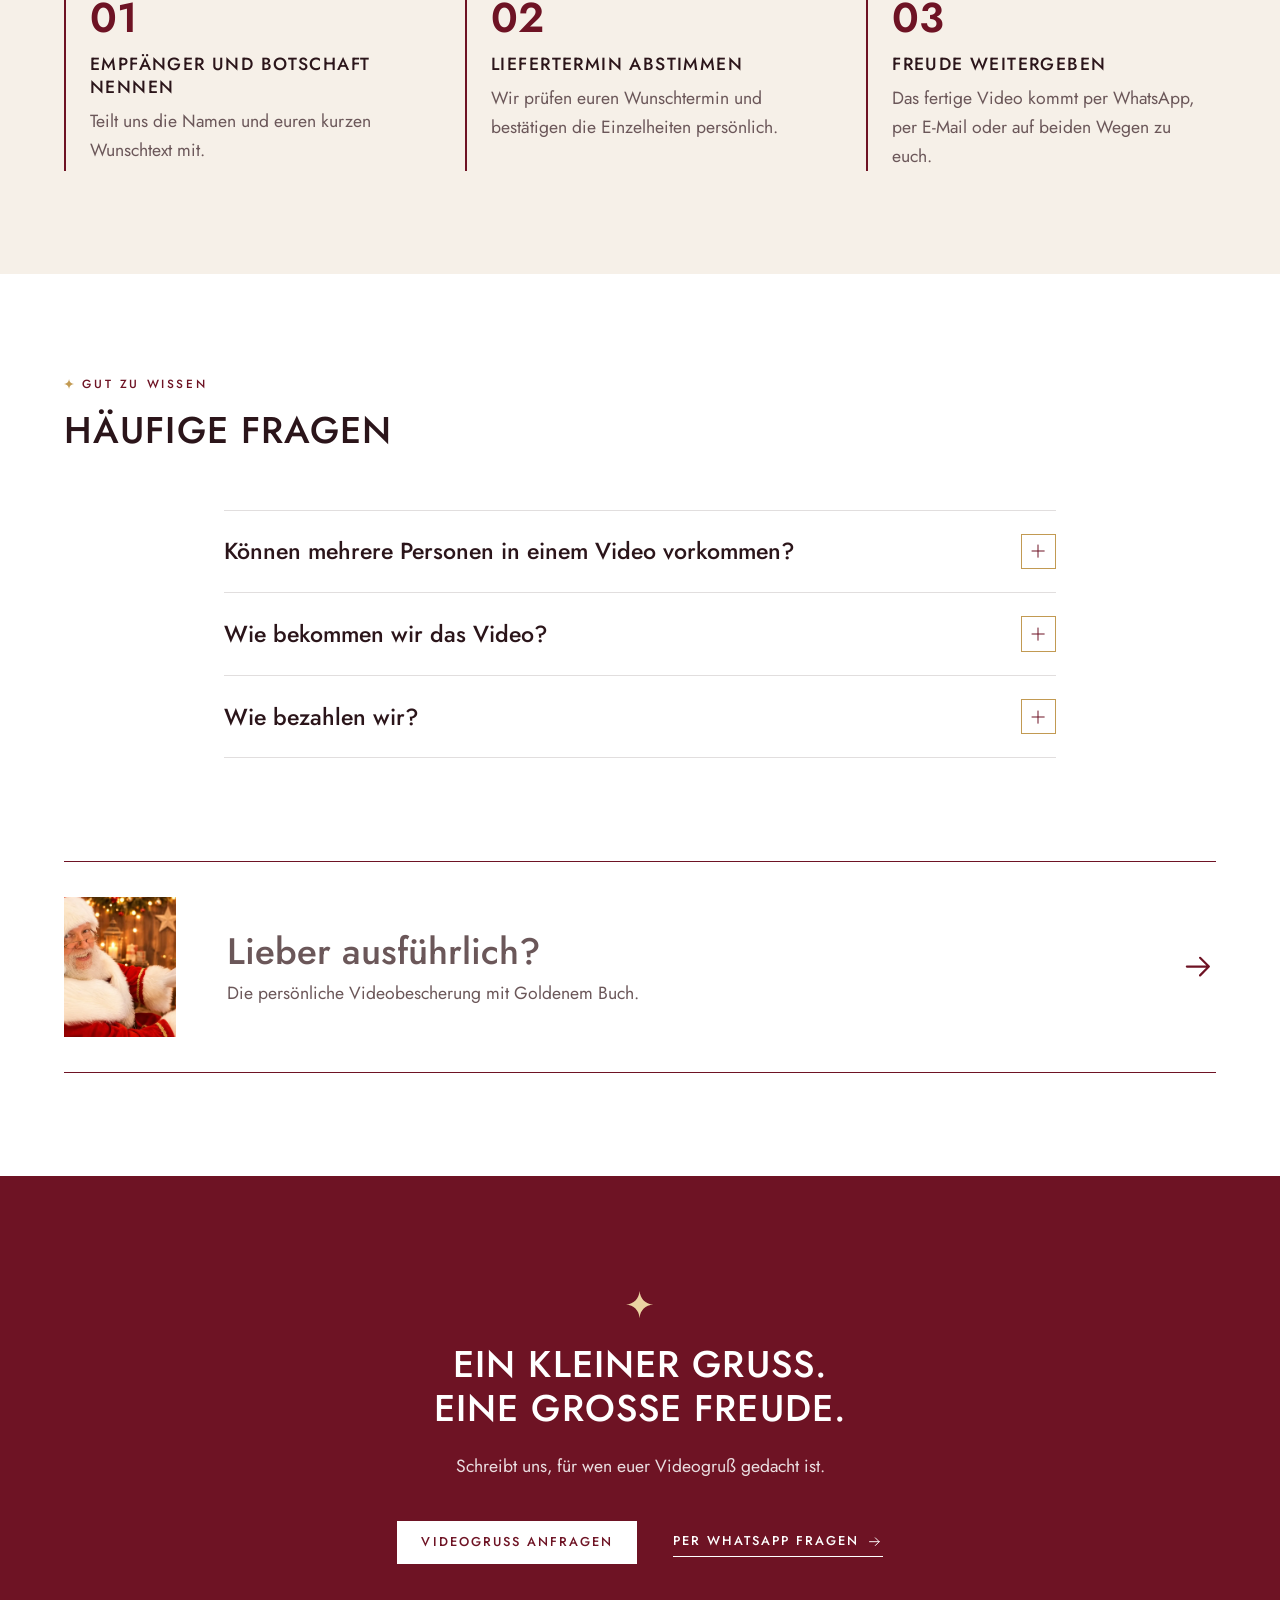
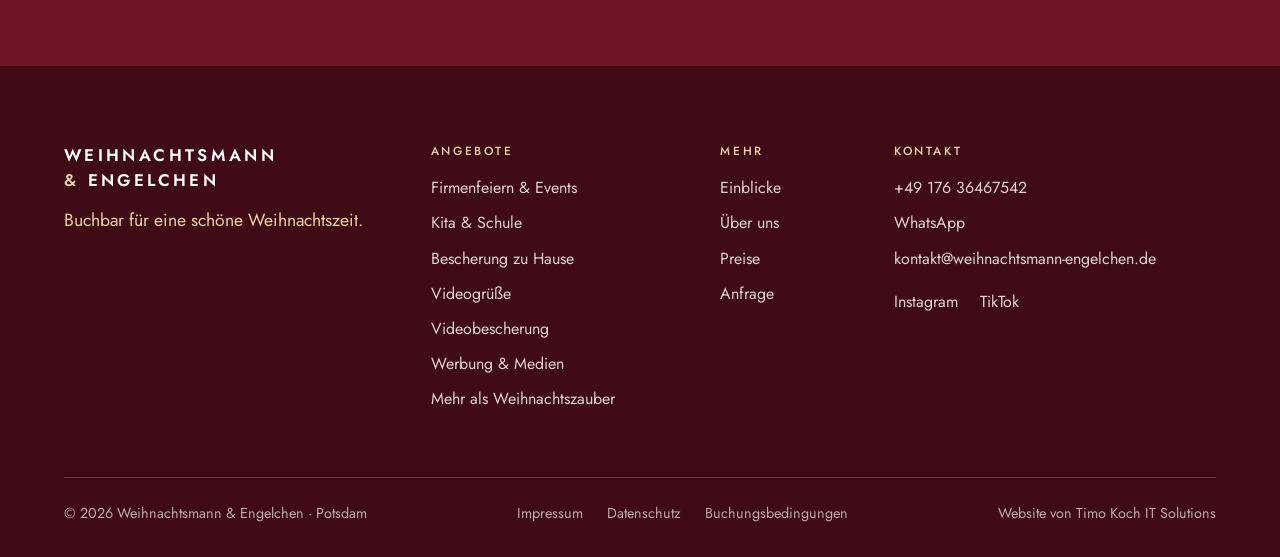
<file: videogruesse/index.html>
<!doctype html>
<html lang="de">
<head>
  <meta charset="utf-8">
  <meta name="viewport" content="width=device-width, initial-scale=1">
  <title>Kurze Videogrüße | Weihnachtsmann &amp; Engelchen</title>
  <meta name="description" content="Kurzer persönlicher Videogruß vom Weihnachtsmann und seinem Engelchen: mit Namen und eurer Botschaft, im Hochformat direkt aufs Handy. 25 € pro Gruß.">
  <meta name="theme-color" content="#FFFFFF">

  <meta property="og:type" content="website">
  <meta property="og:locale" content="de_DE">
  <meta property="og:title" content="Kurze Videogrüße">
  <meta property="og:description" content="Kurzer persönlicher Videogruß vom Weihnachtsmann und seinem Engelchen: mit Namen und eurer Botschaft, im Hochformat direkt aufs Handy. 25 € pro Gruß.">
  <meta property="og:image" content="../Bilder/hero-weihnachtsmann-engelchen.webp">

  <link rel="icon" href="../favicon.ico" sizes="any">
  <link rel="icon" type="image/png" sizes="32x32" href="../favicon-32x32.png">
  <link rel="icon" type="image/png" sizes="16x16" href="../favicon-16x16.png">
  <link rel="apple-touch-icon" sizes="180x180" href="../apple-touch-icon.png">

  <link rel="preload" href="../fonts/jost-variable.woff2" as="font" type="font/woff2" crossorigin>
  <link rel="stylesheet" href="../css/style.css">
  <link rel="stylesheet" href="../css/seiten.css">
  <script>document.documentElement.classList.add('js');</script>
</head>
<body>

<svg class="unsichtbar" aria-hidden="true" focusable="false">
  <symbol id="stern" viewBox="0 0 24 24"><path d="M12 0c.6 7 5 11.4 12 12-7 .6-11.4 5-12 12-.6-7-5-11.4-12-12 7-.6 11.4-5 12-12z"/></symbol>
  <symbol id="pfeil" viewBox="0 0 24 24"><path d="M4 12h15M13 6l6 6-6 6" fill="none" stroke="currentColor" stroke-width="1.5" stroke-linecap="round" stroke-linejoin="round"/></symbol>
  <symbol id="winkel" viewBox="0 0 24 24"><path d="M6 9.5l6 6 6-6" fill="none" stroke="currentColor" stroke-width="1.5" stroke-linecap="round" stroke-linejoin="round"/></symbol>
  <symbol id="sprechblase" viewBox="0 0 24 24"><path d="M12 3.5a8.5 8.5 0 0 0-7.3 12.8L3.5 20.5l4.3-1.1A8.5 8.5 0 1 0 12 3.5z" fill="none" stroke="currentColor" stroke-width="1.5" stroke-linejoin="round"/></symbol>
  <symbol id="brief" viewBox="0 0 24 24"><path d="M3.5 6.5h17v11h-17zM3.5 7l8.5 6.5L20.5 7" fill="none" stroke="currentColor" stroke-width="1.5" stroke-linejoin="round"/></symbol>
  <symbol id="hoerer" viewBox="0 0 24 24"><path d="M6.2 3.8h3.1l1.5 4.2-2 1.5a11 11 0 0 0 5.7 5.7l1.5-2 4.2 1.5v3.1a2 2 0 0 1-2.2 2A16.500 16.500 0 0 1 4.200 6a2 2 0 0 1 2-2.200z" fill="none" stroke="currentColor" stroke-width="1.5" stroke-linejoin="round"/></symbol>
  <symbol id="abspielen" viewBox="0 0 24 24"><path d="M8 5.5v13l11-6.5z"/></symbol>
  <symbol id="kreuz" viewBox="0 0 24 24"><path d="M6 6l12 12M18 6L6 18" fill="none" stroke="currentColor" stroke-width="1.5" stroke-linecap="round"/></symbol>
  <symbol id="haken" viewBox="0 0 24 24"><path d="M5 12.5l4.5 4.5L19 7.500" fill="none" stroke="currentColor" stroke-width="1.6" stroke-linecap="round" stroke-linejoin="round"/></symbol>
</svg>

<a class="sprung" href="#inhalt">Zum Inhalt springen</a>

<!-- ============ Kopf ============ -->
<header class="kopf" id="kopf">
  <div class="kopf__innen">
    <a class="marke" href="../" aria-label="Weihnachtsmann &amp; Engelchen, zur Startseite">
      <span>Weihnachtsmann</span> <span><em>&amp;</em> Engelchen</span>
    </a>

    <nav class="nav" id="nav" aria-label="Hauptnavigation">
      <div class="nav__gruppe" id="nav-angebote">
        <button class="nav__link nav__auf" type="button" aria-expanded="false" aria-controls="untermenue" aria-current="true">Angebote<svg aria-hidden="true"><use href="#winkel"/></svg></button>
        <div class="untermenue" id="untermenue">
          <div class="untermenue__spalte">
            <p class="dachzeile">Vor Ort</p>
            <a href="../firmen-events/"><b>Firmenfeiern &amp; Events</b><small>Feiern, Märkte, Einkaufszentren</small></a>
            <a href="../kita-schule/"><b>Kita &amp; Schule</b><small>Ruhig, kindgerecht, abgestimmt</small></a>
            <a href="../bescherung/"><b>Bescherung zu Hause</b><small>Mit Goldenem Buch</small></a>
            <a href="../mehr-als-weihnachtszauber/"><b>Mehr als Weihnachtszauber</b><small>Maskottchen &amp; Eventnetzwerk</small></a>
          </div>
          <div class="untermenue__spalte">
            <p class="dachzeile">Video &amp; Medien</p>
            <a href="../videogruesse/"><b>Videogrüße</b><small>Kurz, direkt aufs Handy</small></a>
            <a href="../videobescherung/"><b>Videobescherung</b><small>Ausführlich, fast wie vor Ort</small></a>
            <a href="../werbung-medien/"><b>Werbung &amp; Medien</b><small>Foto, Film, Social Media</small></a>
          </div>
        </div>
      </div>
      <a class="nav__link" href="../einblicke/">Einblicke</a>
      <a class="nav__link" href="../ueber-uns/">Über uns</a>
      <a class="nav__link" href="../preise/">Preise</a>
      <a class="knopf knopf--klein nav__knopf" href="../anfrage/">Termin anfragen</a>
    </nav>

    <a class="knopf knopf--klein kopf__knopf" href="../anfrage/">Anfragen</a>
    <button class="menue" id="menue" type="button" aria-expanded="false" aria-controls="nav">
      <span class="menue__striche" aria-hidden="true"></span>
      <span class="nur-vorlesen">Menü</span>
    </button>
  </div>
</header>

<main id="inhalt">

  <section class="seitenkopf" aria-labelledby="seitentitel">
    <div class="seitenkopf__innen">
      <div>
        <ol class="pfad" aria-label="Ihr seid hier">
          <li><a href="../">Start</a></li>
          <li>Video &amp; Medien</li>
        </ol>
        <h1 class="seitenkopf__titel" id="seitentitel">Kurze <em>Videogrüße</em></h1>
        <p class="seitenkopf__lead">Ho ho ho, direkt aufs Handy! Persönliche Weihnachtsgrüße für eure Lieblingsmenschen – oder für Kollegen, Mitarbeiter und Kunden.</p>
        <div class="seitenkopf__aktionen">
          <a class="knopf" href="../anfrage/?anlass=videogruss">Videogruß anfragen</a>
          <a class="textlink" href="#ablauf">So läuft es ab<svg aria-hidden="true"><use href="#pfeil"/></svg></a>
        </div>
      </div>
      <div class="seitenkopf__bild">
        <div class="fenster" style="aspect-ratio:4/3">
          <div class="fenster__glas">
            <img src="../Bilder/videogruss.webp" width="900" height="675" fetchpriority="high"
                 alt="Das Engelchen zeigt lächelnd ein Handy, auf dem ein Videogruß vom Weihnachtsmann läuft">
          </div>
        </div>
      </div>
    </div>

    <ul class="fakten" aria-label="Auf einen Blick">
      <li><b>25 €</b><span>pro Gruß</span></li>
      <li><b>Hochformat</b><span>ideal für WhatsApp</span></li>
      <li><b>Mit Namen</b><span>und eurer Botschaft</span></li>
      <li><b>Überallhin</b><span>per WhatsApp oder E-Mail</span></li>
    </ul>
  </section>

  <section class="abschnitt" aria-labelledby="inhalt-titel">
    <div class="spalten spalten--oben">
      <div class="zeig">
        <p class="dachzeile"><svg aria-hidden="true"><use href="#stern"/></svg>Der Videogruß</p>
        <h2 class="titel" id="inhalt-titel">Eine kleine Überraschung, die ankommt</h2>
        <p class="lauftext">Nennt uns die Namen und euren kurzen Wunschtext. Daraus machen Weihnachtsmann und Engelchen einen persönlichen Videogruß, der auch aus der Ferne Freude macht.</p>
        <p class="mehr"><a class="textlink" href="https://www.instagram.com/weihnachtsmann_und_engelchen/" target="_blank" rel="noopener">Beispiele auf Instagram<svg aria-hidden="true"><use href="#pfeil"/></svg></a></p>
      </div>
      <div class="blatt zeig" style="--warte:.12s">
        <p class="blatt__titel">Das steckt drin</p>
        <ul class="sternliste">
          <li><b>Persönliche Anrede</b><span>mehrere Personen in einem Video möglich</span></li>
          <li><b>Für viele Anlässe</b><span>Nikolaus, Heiligabend oder zum Geburtstag</span></li>
          <li><b>Wunschzettel-Update</b><span>Wir erinnern ans Schreiben oder bestätigen, dass er angekommen ist</span></li>
          <li><b>Auch für Gruppen</b><span>Kitas, Schulen, Kollegen und Kunden</span></li>
        </ul>
      </div>
    </div>
  </section>

  <section class="abschnitt abschnitt--leinen" id="ablauf" aria-labelledby="ablauf-titel">
    <div class="abschnitt__kopf zeig">
      <p class="dachzeile"><svg aria-hidden="true"><use href="#stern"/></svg>So läuft es ab</p>
      <h2 class="titel" id="ablauf-titel">So kommt euer Gruß an</h2>
    </div>
    <ol class="schritte">
      <li class="schritt zeig"><span class="schritt__nr" aria-hidden="true">1</span><h3>Empfänger und Botschaft nennen</h3><p>Teilt uns die Namen und euren kurzen Wunschtext mit.</p></li>
      <li class="schritt zeig"><span class="schritt__nr" aria-hidden="true">2</span><h3>Liefertermin abstimmen</h3><p>Wir prüfen euren Wunschtermin und bestätigen die Einzelheiten persönlich.</p></li>
      <li class="schritt zeig"><span class="schritt__nr" aria-hidden="true">3</span><h3>Freude weitergeben</h3><p>Das fertige Video kommt per WhatsApp, per E-Mail oder auf beiden Wegen zu euch.</p></li>
    </ol>
  </section>

  <section class="abschnitt" aria-labelledby="fragen-titel">
    <div class="abschnitt__kopf zeig">
      <p class="dachzeile"><svg aria-hidden="true"><use href="#stern"/></svg>Gut zu wissen</p>
      <h2 class="titel" id="fragen-titel">Häufige Fragen</h2>
    </div>
    <div class="faq zeig">
      <details class="faq__eintrag">
        <summary>Können mehrere Personen in einem Video vorkommen?<span class="faq__plus" aria-hidden="true"></span></summary>
        <div class="faq__antwort"><p>Ja. Beim kurzen Videogruß sind mehrere Namen möglich.</p></div>
      </details>
      <details class="faq__eintrag">
        <summary>Wie bekommen wir das Video?<span class="faq__plus" aria-hidden="true"></span></summary>
        <div class="faq__antwort"><p>Per WhatsApp, per E-Mail oder auf beiden Wegen. Den Liefertermin bestätigen wir euch persönlich.</p></div>
      </details>
      <details class="faq__eintrag">
        <summary>Wie bezahlen wir?<span class="faq__plus" aria-hidden="true"></span></summary>
        <div class="faq__antwort"><p>Per PayPal oder Überweisung. Die Zahlungsinformationen bekommt ihr mit unserer Bestätigung.</p></div>
      </details>
    </div>
  </section>

  <section class="abschnitt abschnitt--eng">
    <a class="verweis zeig" href="../videobescherung/">
      <img class="verweis__bild" src="../Bilder/videobotschaft.webp" width="900" height="675" loading="lazy" alt="">
      <span><b>Lieber ausführlich?</b><span>Die persönliche Videobescherung mit Goldenem Buch.</span></span>
      <svg aria-hidden="true"><use href="#pfeil"/></svg>
    </a>
  </section>

  <section class="abschluss" aria-labelledby="abschluss-titel">
    <div class="nacht abschluss__flaeche">
      <div class="abschluss__innen zeig">
        <svg class="abschluss__stern" aria-hidden="true"><use href="#stern"/></svg>
        <h2 class="titel" id="abschluss-titel">Ein kleiner Gruß. Eine große Freude.</h2>
        <p>Schreibt uns, für wen euer Videogruß gedacht ist.</p>
        <div class="abschluss__aktionen">
          <a class="knopf knopf--gold" href="../anfrage/?anlass=videogruss">Videogruß anfragen</a>
          <a class="textlink textlink--hell" href="https://wa.me/4917636467542" target="_blank" rel="noopener">Per WhatsApp fragen<svg aria-hidden="true"><use href="#pfeil"/></svg></a>
        </div>
      </div>
    </div>
  </section>
</main>

<!-- ============ Fuß ============ -->
<footer class="fuss">
  <div class="fuss__innen">
    <div class="fuss__marke">
      <p class="fuss__name">Weihnachtsmann <em>&amp;</em>&nbsp;Engelchen</p>
      <p class="fuss__spruch">Buchbar für eine schöne Weihnachtszeit.</p>
    </div>

    <nav class="fuss__spalte" aria-label="Angebote">
      <p class="dachzeile">Angebote</p>
      <a href="../firmen-events/">Firmenfeiern &amp; Events</a>
      <a href="../kita-schule/">Kita &amp; Schule</a>
      <a href="../bescherung/">Bescherung zu Hause</a>
      <a href="../videogruesse/">Videogrüße</a>
      <a href="../videobescherung/">Videobescherung</a>
      <a href="../werbung-medien/">Werbung &amp; Medien</a>
      <a href="../mehr-als-weihnachtszauber/">Mehr als Weihnachtszauber</a>
    </nav>

    <nav class="fuss__spalte" aria-label="Weitere Seiten">
      <p class="dachzeile">Mehr</p>
      <a href="../einblicke/">Einblicke</a>
      <a href="../ueber-uns/">Über uns</a>
      <a href="../preise/">Preise</a>
      <a href="../anfrage/">Anfrage</a>
    </nav>

    <div class="fuss__spalte">
      <p class="dachzeile">Kontakt</p>
      <a href="tel:+4917636467542">+49 176 36467542</a>
      <a href="https://wa.me/4917636467542" target="_blank" rel="noopener">WhatsApp</a>
      <a href="mailto:kontakt@weihnachtsmann-engelchen.de">kontakt@weihnachtsmann-engelchen.de</a>
      <span class="fuss__sozial"><a href="https://www.instagram.com/weihnachtsmann_und_engelchen/" target="_blank" rel="noopener">Instagram</a><a href="https://www.tiktok.com/@weihnachtsmann_und_engel" target="_blank" rel="noopener">TikTok</a></span>
    </div>
  </div>

  <div class="fuss__unten">
    <p>© <span data-jahr>2026</span> Weihnachtsmann &amp; Engelchen · Potsdam</p>
    <p class="fuss__recht">
      <a href="../impressum/">Impressum</a>
      <a href="../datenschutz/">Datenschutz</a>
      <a href="../buchungsbedingungen/">Buchungsbedingungen</a>
    </p>
    <p class="fuss__dank">Website von <a href="https://timokochitsolutions.de" target="_blank" rel="noopener">Timo Koch IT Solutions</a></p>
  </div>
</footer>

<a class="wa" id="wa" href="https://wa.me/4917636467542" target="_blank" rel="noopener" aria-label="Per WhatsApp schreiben">
  <svg aria-hidden="true"><use href="#sprechblase"/></svg><span>WhatsApp</span>
</a>

<script src="../js/main.js" defer></script>
<script src="../js/seiten.js" defer></script>
</body>
</html>
</file>
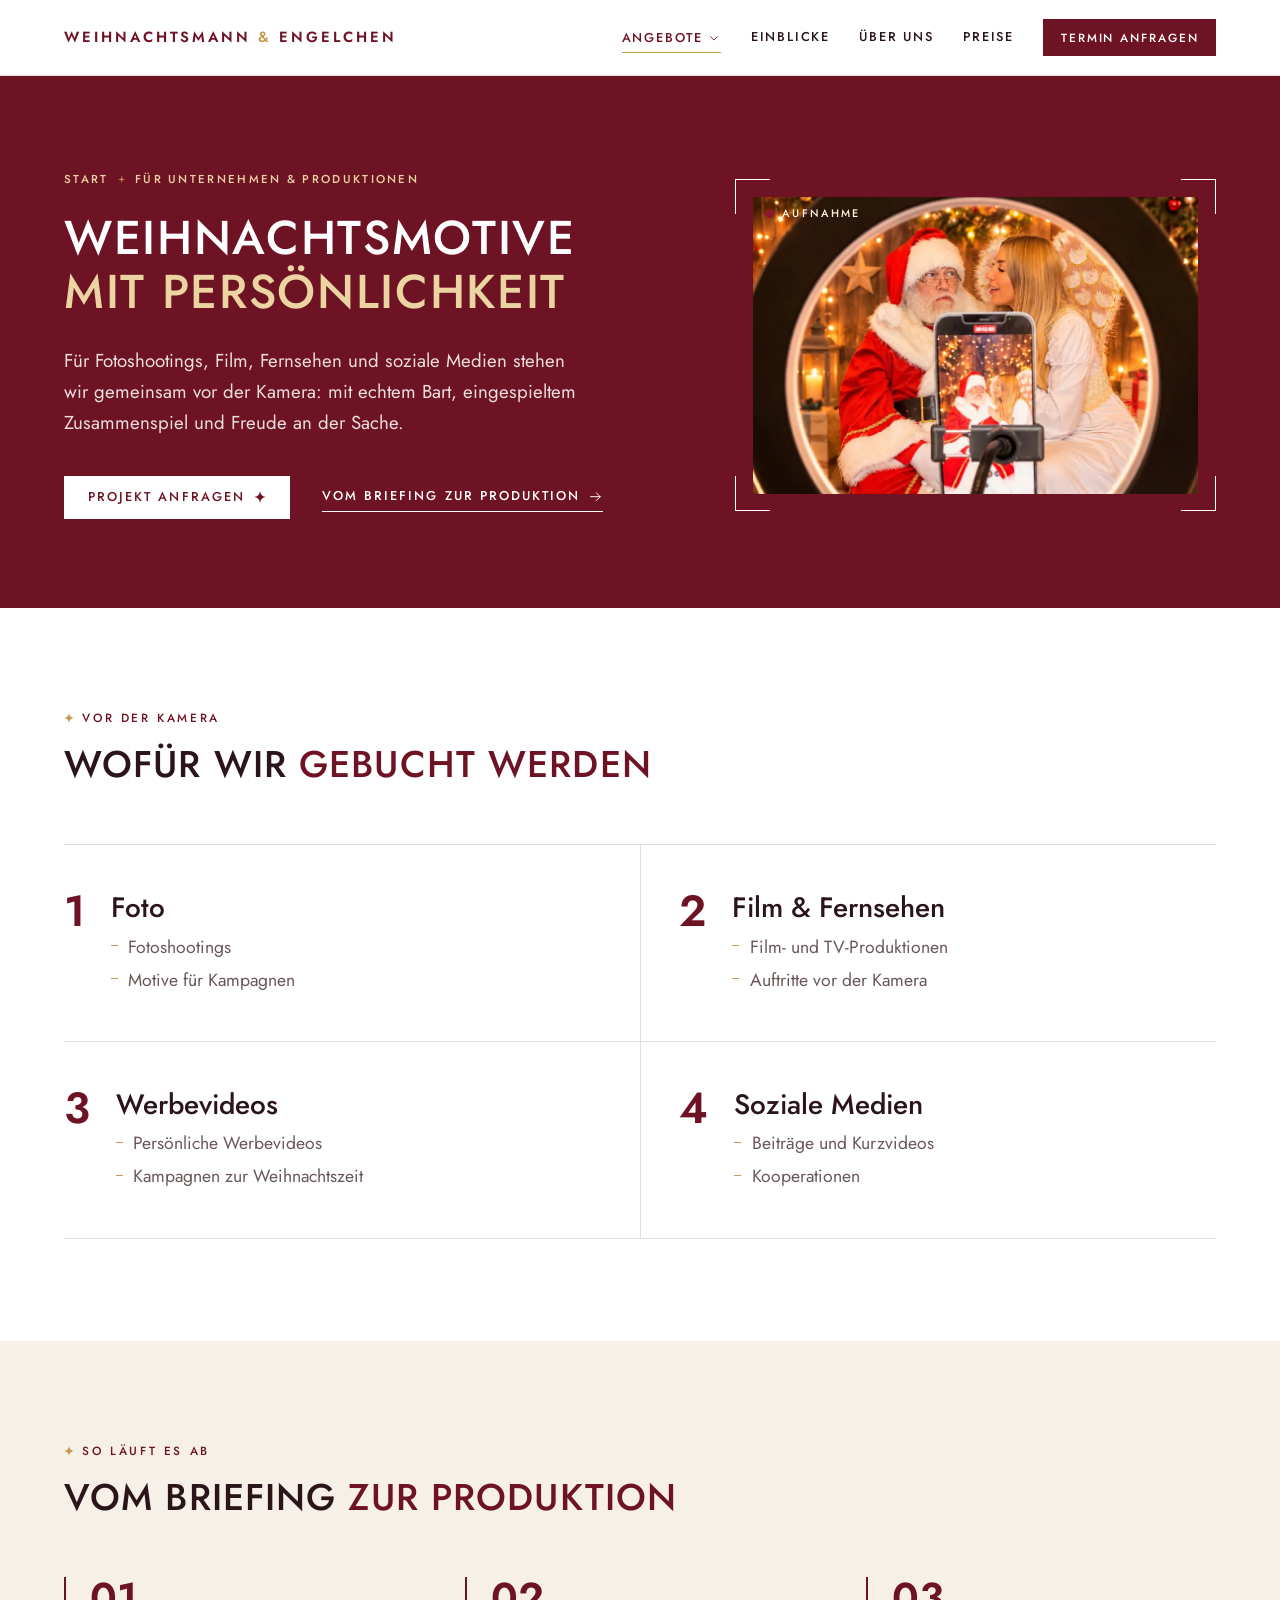
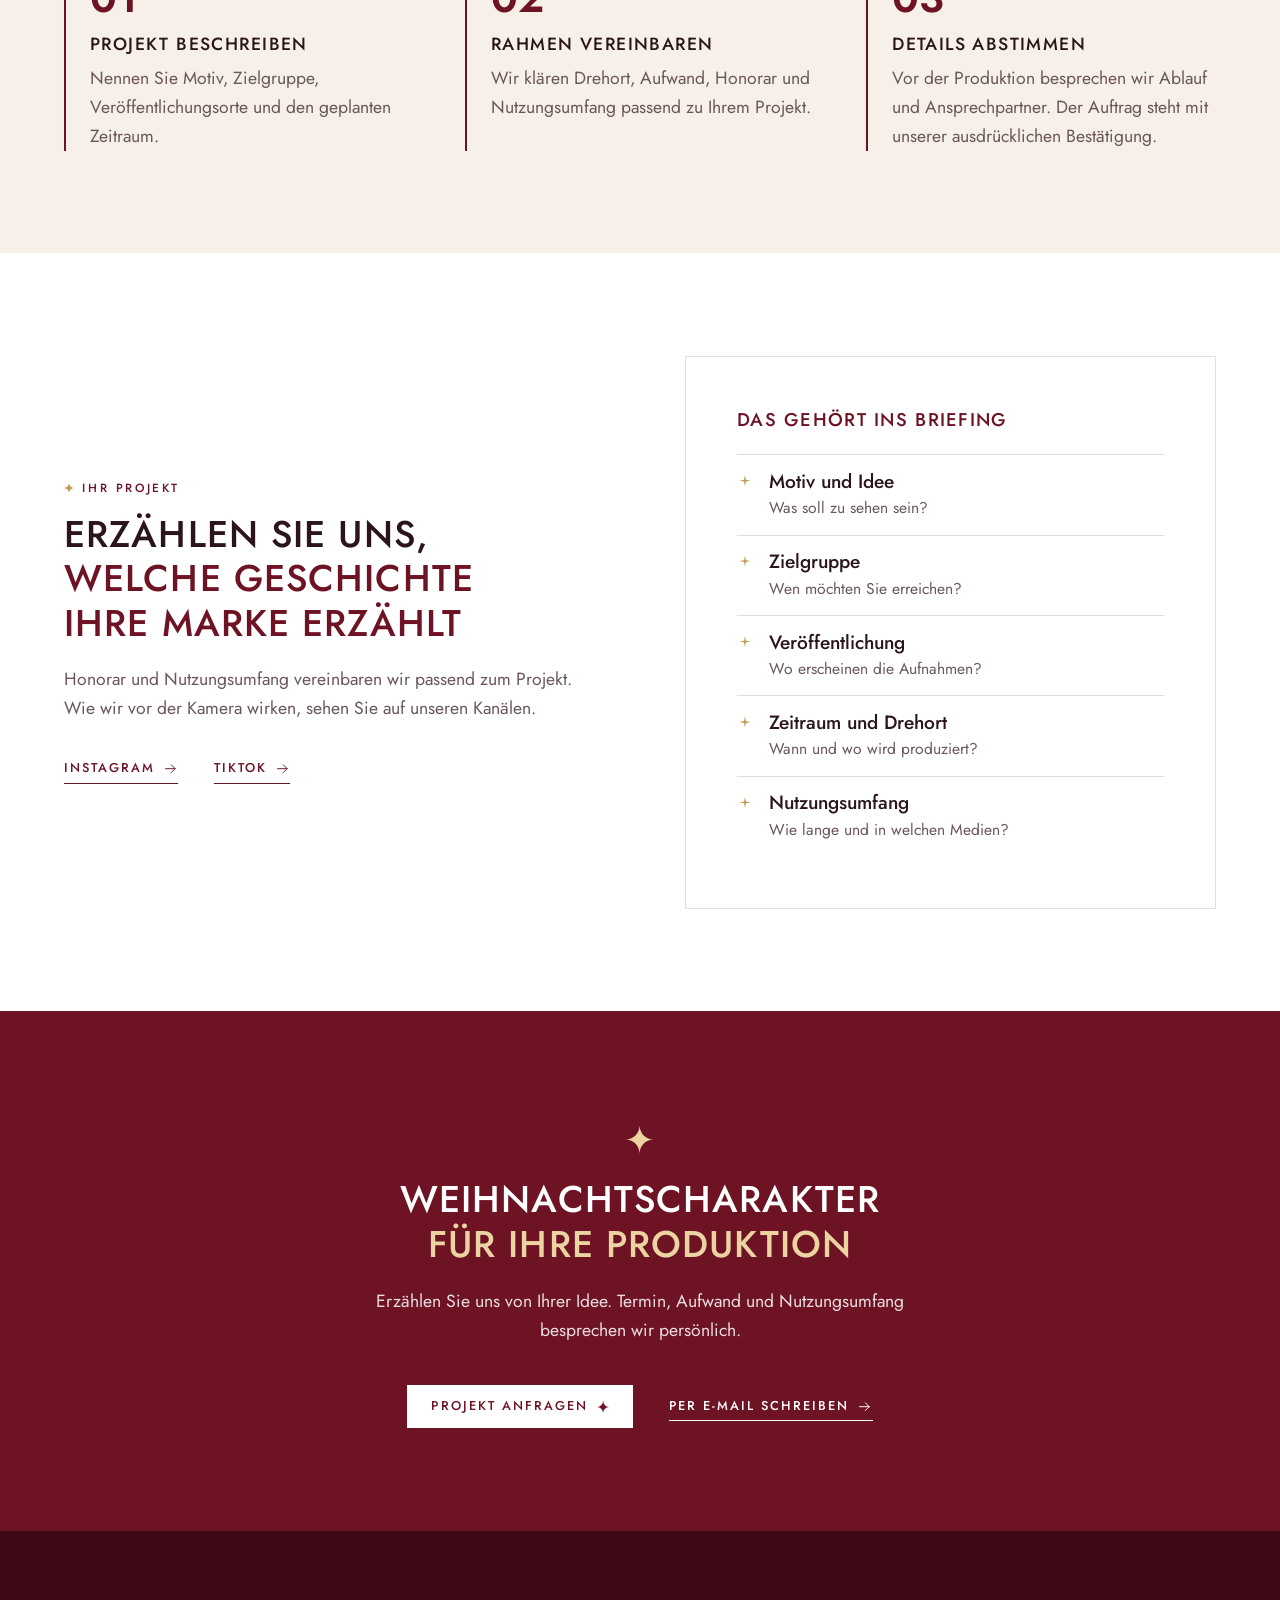
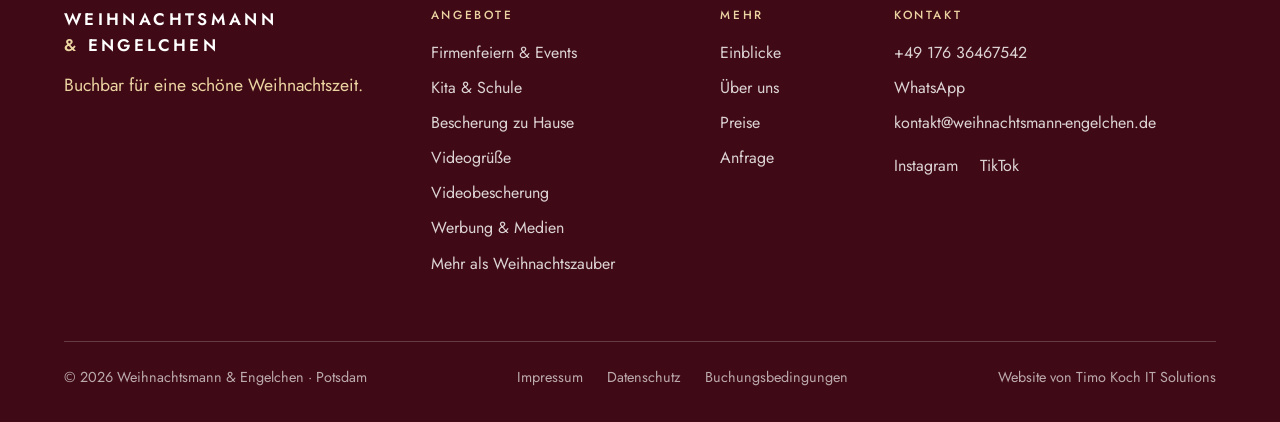
<file: werbung-medien/index.html>
<!doctype html>
<html lang="de">
<head>
  <meta charset="utf-8">
  <meta name="viewport" content="width=device-width, initial-scale=1">
  <title>Werbung &amp; Medien | Weihnachtsmann &amp; Engelchen</title>
  <meta name="description" content="Weihnachtsmann mit echtem Bart und Engelchen für Fotoshootings, Film, Fernsehen und soziale Medien. Ein eingespieltes Duo aus Potsdam für Ihre Weihnachtskampagne.">
  <meta name="theme-color" content="#FFFFFF">

  <meta property="og:type" content="website">
  <meta property="og:locale" content="de_DE">
  <meta property="og:title" content="Werbung &amp; Medien">
  <meta property="og:description" content="Weihnachtsmann mit echtem Bart und Engelchen für Fotoshootings, Film, Fernsehen und soziale Medien. Ein eingespieltes Duo aus Potsdam für Ihre Weihnachtskampagne.">
  <meta property="og:image" content="../Bilder/hero-weihnachtsmann-engelchen.webp">

  <link rel="icon" href="../favicon.ico" sizes="any">
  <link rel="icon" type="image/png" sizes="32x32" href="../favicon-32x32.png">
  <link rel="icon" type="image/png" sizes="16x16" href="../favicon-16x16.png">
  <link rel="apple-touch-icon" sizes="180x180" href="../apple-touch-icon.png">

  <link rel="preload" href="../fonts/jost-variable.woff2" as="font" type="font/woff2" crossorigin>
  <link rel="stylesheet" href="../css/style.css">
  <link rel="stylesheet" href="../css/seiten.css">
  <script>document.documentElement.classList.add('js');</script>
</head>
<body>

<svg class="unsichtbar" aria-hidden="true" focusable="false">
  <symbol id="stern" viewBox="0 0 24 24"><path d="M12 0c.6 7 5 11.4 12 12-7 .6-11.4 5-12 12-.6-7-5-11.4-12-12 7-.6 11.4-5 12-12z"/></symbol>
  <symbol id="pfeil" viewBox="0 0 24 24"><path d="M4 12h15M13 6l6 6-6 6" fill="none" stroke="currentColor" stroke-width="1.5" stroke-linecap="round" stroke-linejoin="round"/></symbol>
  <symbol id="winkel" viewBox="0 0 24 24"><path d="M6 9.5l6 6 6-6" fill="none" stroke="currentColor" stroke-width="1.5" stroke-linecap="round" stroke-linejoin="round"/></symbol>
  <symbol id="sprechblase" viewBox="0 0 24 24"><path d="M12 3.5a8.5 8.5 0 0 0-7.3 12.8L3.5 20.5l4.3-1.1A8.5 8.5 0 1 0 12 3.5z" fill="none" stroke="currentColor" stroke-width="1.5" stroke-linejoin="round"/></symbol>
  <symbol id="brief" viewBox="0 0 24 24"><path d="M3.5 6.5h17v11h-17zM3.5 7l8.5 6.5L20.5 7" fill="none" stroke="currentColor" stroke-width="1.5" stroke-linejoin="round"/></symbol>
  <symbol id="hoerer" viewBox="0 0 24 24"><path d="M6.2 3.8h3.1l1.5 4.2-2 1.5a11 11 0 0 0 5.7 5.7l1.5-2 4.2 1.5v3.1a2 2 0 0 1-2.2 2A16.500 16.500 0 0 1 4.200 6a2 2 0 0 1 2-2.200z" fill="none" stroke="currentColor" stroke-width="1.5" stroke-linejoin="round"/></symbol>
  <symbol id="abspielen" viewBox="0 0 24 24"><path d="M8 5.5v13l11-6.5z"/></symbol>
  <symbol id="kreuz" viewBox="0 0 24 24"><path d="M6 6l12 12M18 6L6 18" fill="none" stroke="currentColor" stroke-width="1.5" stroke-linecap="round"/></symbol>
  <symbol id="haken" viewBox="0 0 24 24"><path d="M5 12.5l4.5 4.5L19 7.500" fill="none" stroke="currentColor" stroke-width="1.6" stroke-linecap="round" stroke-linejoin="round"/></symbol>
</svg>

<a class="sprung" href="#inhalt">Zum Inhalt springen</a>

<!-- ============ Kopf ============ -->
<header class="kopf" id="kopf">
  <div class="kopf__innen">
    <a class="marke" href="../" aria-label="Weihnachtsmann &amp; Engelchen, zur Startseite">
      <span>Weihnachtsmann</span> <span><em>&amp;</em> Engelchen</span>
    </a>

    <nav class="nav" id="nav" aria-label="Hauptnavigation">
      <div class="nav__gruppe" id="nav-angebote">
        <button class="nav__link nav__auf" type="button" aria-expanded="false" aria-controls="untermenue" aria-current="true">Angebote<svg aria-hidden="true"><use href="#winkel"/></svg></button>
        <div class="untermenue" id="untermenue">
          <div class="untermenue__spalte">
            <p class="dachzeile">Vor Ort</p>
            <a href="../firmen-events/"><b>Firmenfeiern &amp; Events</b><small>Feiern, Märkte, Einkaufszentren</small></a>
            <a href="../kita-schule/"><b>Kita &amp; Schule</b><small>Ruhig, kindgerecht, abgestimmt</small></a>
            <a href="../bescherung/"><b>Bescherung zu Hause</b><small>Mit Goldenem Buch</small></a>
            <a href="../mehr-als-weihnachtszauber/"><b>Mehr als Weihnachtszauber</b><small>Maskottchen &amp; Eventnetzwerk</small></a>
          </div>
          <div class="untermenue__spalte">
            <p class="dachzeile">Video &amp; Medien</p>
            <a href="../videogruesse/"><b>Videogrüße</b><small>Kurz, direkt aufs Handy</small></a>
            <a href="../videobescherung/"><b>Videobescherung</b><small>Ausführlich, fast wie vor Ort</small></a>
            <a href="../werbung-medien/"><b>Werbung &amp; Medien</b><small>Foto, Film, Social Media</small></a>
          </div>
        </div>
      </div>
      <a class="nav__link" href="../einblicke/">Einblicke</a>
      <a class="nav__link" href="../ueber-uns/">Über uns</a>
      <a class="nav__link" href="../preise/">Preise</a>
      <a class="knopf knopf--klein nav__knopf" href="../anfrage/">Termin anfragen</a>
    </nav>

    <a class="knopf knopf--klein kopf__knopf" href="../anfrage/">Anfragen</a>
    <button class="menue" id="menue" type="button" aria-expanded="false" aria-controls="nav">
      <span class="menue__striche" aria-hidden="true"></span>
      <span class="nur-vorlesen">Menü</span>
    </button>
  </div>
</header>

<main id="inhalt">

  <section class="seitenkopf seitenkopf--nacht" aria-labelledby="seitentitel">
    <div class="nacht seitenkopf__flaeche">
      <div class="seitenkopf__innen">
        <div>
          <ol class="pfad" aria-label="Sie sind hier">
            <li><a href="../">Start</a></li>
            <li>Für Unternehmen &amp; Produktionen</li>
          </ol>
          <h1 class="seitenkopf__titel" id="seitentitel">Weihnachtsmotive <em>mit Persönlichkeit</em></h1>
          <p class="seitenkopf__lead">Für Fotoshootings, Film, Fernsehen und soziale Medien stehen wir gemeinsam vor der Kamera: mit echtem Bart, eingespieltem Zusammenspiel und Freude an der Sache.</p>
          <div class="seitenkopf__aktionen">
            <a class="knopf knopf--gold" href="../anfrage/?anlass=medien"><span>Projekt anfragen</span><svg aria-hidden="true"><use href="#stern"/></svg></a>
            <a class="textlink textlink--hell" href="#briefing">Vom Briefing zur Produktion<svg aria-hidden="true"><use href="#pfeil"/></svg></a>
          </div>
        </div>
        <div class="sucher zeig">
          <img src="../Bilder/werbung-medien.webp" width="900" height="675" fetchpriority="high"
               alt="Blick durch ein Ringlicht: Weihnachtsmann und Engelchen bei einer Videoaufnahme mit dem Handy">
          <i aria-hidden="true"></i>
          <span class="sucher__marke" aria-hidden="true">Aufnahme</span>
        </div>
      </div>
    </div>
  </section>

  <!-- Leistungen -->
  <section class="abschnitt" aria-labelledby="leistung-titel">
    <div class="abschnitt__kopf zeig">
      <p class="dachzeile"><svg aria-hidden="true"><use href="#stern"/></svg>Vor der Kamera</p>
      <h2 class="titel" id="leistung-titel">Wofür wir <em>gebucht werden</em></h2>
    </div>
    <div class="einsatz">
      <article class="einsatz__feld zeig">
        <span class="einsatz__nr" aria-hidden="true">1</span>
        <h3>Foto</h3>
        <ul>
          <li>Fotoshootings</li>
          <li>Motive für Kampagnen</li>
        </ul>
      </article>
      <article class="einsatz__feld zeig" style="--warte:.1s">
        <span class="einsatz__nr" aria-hidden="true">2</span>
        <h3>Film &amp; Fernsehen</h3>
        <ul>
          <li>Film- und TV-Produktionen</li>
          <li>Auftritte vor der Kamera</li>
        </ul>
      </article>
      <article class="einsatz__feld zeig">
        <span class="einsatz__nr" aria-hidden="true">3</span>
        <h3>Werbevideos</h3>
        <ul>
          <li>Persönliche Werbevideos</li>
          <li>Kampagnen zur Weihnachtszeit</li>
        </ul>
      </article>
      <article class="einsatz__feld zeig" style="--warte:.1s">
        <span class="einsatz__nr" aria-hidden="true">4</span>
        <h3>Soziale Medien</h3>
        <ul>
          <li>Beiträge und Kurzvideos</li>
          <li>Kooperationen</li>
        </ul>
      </article>
    </div>
  </section>

  <!-- Briefing -->
  <section class="abschnitt abschnitt--leinen" id="briefing" aria-labelledby="briefing-titel">
    <div class="abschnitt__kopf zeig">
      <p class="dachzeile"><svg aria-hidden="true"><use href="#stern"/></svg>So läuft es ab</p>
      <h2 class="titel" id="briefing-titel">Vom Briefing <em>zur Produktion</em></h2>
    </div>
    <ol class="schritte">
      <li class="schritt zeig">
        <span class="schritt__nr" aria-hidden="true">1</span>
        <h3>Projekt beschreiben</h3>
        <p>Nennen Sie Motiv, Zielgruppe, Veröffentlichungsorte und den geplanten Zeitraum.</p>
      </li>
      <li class="schritt zeig">
        <span class="schritt__nr" aria-hidden="true">2</span>
        <h3>Rahmen vereinbaren</h3>
        <p>Wir klären Drehort, Aufwand, Honorar und Nutzungsumfang passend zu Ihrem Projekt.</p>
      </li>
      <li class="schritt zeig">
        <span class="schritt__nr" aria-hidden="true">3</span>
        <h3>Details abstimmen</h3>
        <p>Vor der Produktion besprechen wir Ablauf und Ansprechpartner. Der Auftrag steht mit unserer ausdrücklichen Bestätigung.</p>
      </li>
    </ol>
  </section>

  <!-- Briefing-Angaben -->
  <section class="abschnitt" aria-labelledby="angaben-titel">
    <div class="spalten">
      <div class="zeig">
        <p class="dachzeile"><svg aria-hidden="true"><use href="#stern"/></svg>Ihr Projekt</p>
        <h2 class="titel" id="angaben-titel">Erzählen Sie uns, <em>welche Geschichte Ihre Marke erzählt</em></h2>
        <p class="lauftext">Honorar und Nutzungsumfang vereinbaren wir passend zum Projekt. Wie wir vor der Kamera wirken, sehen Sie auf unseren Kanälen.</p>
        <div class="kanaele">
          <a class="textlink" href="https://www.instagram.com/weihnachtsmann_und_engelchen/" target="_blank" rel="noopener">Instagram<svg aria-hidden="true"><use href="#pfeil"/></svg></a>
          <a class="textlink" href="https://www.tiktok.com/@weihnachtsmann_und_engel" target="_blank" rel="noopener">TikTok<svg aria-hidden="true"><use href="#pfeil"/></svg></a>
        </div>
      </div>
      <div class="blatt zeig" style="--warte:.12s">
        <svg class="blatt__stern" aria-hidden="true"><use href="#stern"/></svg>
        <p class="blatt__titel">Das gehört ins Briefing</p>
        <ul class="sternliste">
          <li><b>Motiv und Idee</b><span>Was soll zu sehen sein?</span></li>
          <li><b>Zielgruppe</b><span>Wen möchten Sie erreichen?</span></li>
          <li><b>Veröffentlichung</b><span>Wo erscheinen die Aufnahmen?</span></li>
          <li><b>Zeitraum und Drehort</b><span>Wann und wo wird produziert?</span></li>
          <li><b>Nutzungsumfang</b><span>Wie lange und in welchen Medien?</span></li>
        </ul>
      </div>
    </div>
  </section>

  <!-- Abschluss -->
  <section class="abschluss" aria-labelledby="abschluss-titel">
    <div class="nacht abschluss__flaeche">
      <div class="abschluss__innen zeig">
        <svg class="abschluss__stern" aria-hidden="true"><use href="#stern"/></svg>
        <h2 class="titel" id="abschluss-titel">Weihnachtscharakter <em>für Ihre Produktion</em></h2>
        <p>Erzählen Sie uns von Ihrer Idee. Termin, Aufwand und Nutzungsumfang besprechen wir persönlich.</p>
        <div class="abschluss__aktionen">
          <a class="knopf knopf--gold" href="../anfrage/?anlass=medien"><span>Projekt anfragen</span><svg aria-hidden="true"><use href="#stern"/></svg></a>
          <a class="textlink textlink--hell" href="mailto:kontakt@weihnachtsmann-engelchen.de">Per E-Mail schreiben<svg aria-hidden="true"><use href="#pfeil"/></svg></a>
        </div>
      </div>
    </div>
  </section>
</main>

<!-- ============ Fuß ============ -->
<footer class="fuss">
  <div class="fuss__innen">
    <div class="fuss__marke">
      <p class="fuss__name">Weihnachtsmann <em>&amp;</em>&nbsp;Engelchen</p>
      <p class="fuss__spruch">Buchbar für eine schöne Weihnachtszeit.</p>
    </div>

    <nav class="fuss__spalte" aria-label="Angebote">
      <p class="dachzeile">Angebote</p>
      <a href="../firmen-events/">Firmenfeiern &amp; Events</a>
      <a href="../kita-schule/">Kita &amp; Schule</a>
      <a href="../bescherung/">Bescherung zu Hause</a>
      <a href="../videogruesse/">Videogrüße</a>
      <a href="../videobescherung/">Videobescherung</a>
      <a href="../werbung-medien/">Werbung &amp; Medien</a>
      <a href="../mehr-als-weihnachtszauber/">Mehr als Weihnachtszauber</a>
    </nav>

    <nav class="fuss__spalte" aria-label="Weitere Seiten">
      <p class="dachzeile">Mehr</p>
      <a href="../einblicke/">Einblicke</a>
      <a href="../ueber-uns/">Über uns</a>
      <a href="../preise/">Preise</a>
      <a href="../anfrage/">Anfrage</a>
    </nav>

    <div class="fuss__spalte">
      <p class="dachzeile">Kontakt</p>
      <a href="tel:+4917636467542">+49 176 36467542</a>
      <a href="https://wa.me/4917636467542" target="_blank" rel="noopener">WhatsApp</a>
      <a href="mailto:kontakt@weihnachtsmann-engelchen.de">kontakt@weihnachtsmann-engelchen.de</a>
      <span class="fuss__sozial"><a href="https://www.instagram.com/weihnachtsmann_und_engelchen/" target="_blank" rel="noopener">Instagram</a><a href="https://www.tiktok.com/@weihnachtsmann_und_engel" target="_blank" rel="noopener">TikTok</a></span>
    </div>
  </div>

  <div class="fuss__unten">
    <p>© <span data-jahr>2026</span> Weihnachtsmann &amp; Engelchen · Potsdam</p>
    <p class="fuss__recht">
      <a href="../impressum/">Impressum</a>
      <a href="../datenschutz/">Datenschutz</a>
      <a href="../buchungsbedingungen/">Buchungsbedingungen</a>
    </p>
    <p class="fuss__dank">Website von <a href="https://timokochitsolutions.de" target="_blank" rel="noopener">Timo Koch IT Solutions</a></p>
  </div>
</footer>

<a class="wa" id="wa" href="https://wa.me/4917636467542" target="_blank" rel="noopener" aria-label="Per WhatsApp schreiben">
  <svg aria-hidden="true"><use href="#sprechblase"/></svg><span>WhatsApp</span>
</a>

<script src="../js/main.js" defer></script>
<script src="../js/seiten.js" defer></script>
</body>
</html>
</file>
<file: css/style.css>
/* Weihnachtsmann & Engelchen – Stil „Bildstark“
   Weiß und Bordeaux, gerade Kanten, klare Schrift (Jost), Fotos im Vordergrund.
   Diese Datei gilt für alle Seiten; css/seiten.css ergänzt die Unterseiten. */

@font-face{font-family:"Jost";src:url("../fonts/jost-variable.woff2") format("woff2");font-weight:300 700;font-style:normal;font-display:swap}

:root{
  --papier:#FFFFFF;
  --leinen:#F6F0E8;
  --schnee:#FFFFFF;
  --tinte:#2B151A;
  --tinte-weich:#6B5759;
  --wein:#6E1324;
  --wein-tief:#3F0A15;
  --rot:#8A1A30;
  --gold:#C29A52;
  --gold-dunkel:#6E1324;
  --gold-hell:#EBD3A2;
  --tanne:#6E1324;
  --tanne-hell:#84182C;
  --linie:rgba(43,21,26,.14);

  --sans:"Jost","Segoe UI",system-ui,-apple-system,sans-serif;
  --serif:var(--sans);
  --rand:clamp(1.25rem,5vw,4rem);
  --breite:76rem;
  --kopf-h:4.75rem;
  --weich:cubic-bezier(.2,.7,.2,1);
  --bogen:0;
}

*,*::before,*::after{box-sizing:border-box}
html{scroll-behavior:smooth;-webkit-text-size-adjust:100%}
body{margin:0;background:var(--papier);color:var(--tinte);font:400 1.1rem/1.65 var(--sans);-webkit-font-smoothing:antialiased;overflow-x:clip}
main,.fuss{overflow-x:clip}
img,svg{display:block;max-width:100%}
img{height:auto}
h1,h2,h3,p,ul,ol,figure,blockquote,fieldset{margin:0;padding:0}
ul,ol{list-style:none}
fieldset{border:0;min-width:0}
a{color:inherit}
em,i,blockquote,address{font-style:normal}
button,input,select,textarea{font:inherit;color:inherit}
[id]{scroll-margin-top:calc(var(--kopf-h) + 1.25rem)}
[hidden]{display:none !important}
::selection{background:var(--wein);color:#fff}
:focus-visible{outline:2px solid var(--wein);outline-offset:3px}
.unsichtbar{position:absolute;width:0;height:0;overflow:hidden}
.nur-vorlesen{position:absolute;width:1px;height:1px;overflow:hidden;clip-path:inset(50%);white-space:nowrap}
.sprung{position:fixed;left:1rem;top:-4rem;z-index:100;background:var(--wein);color:#fff;padding:.7rem 1rem;text-decoration:none;transition:top .2s}
.sprung:focus{top:1rem}

/* ---------- Bausteine ---------- */
.dachzeile{display:flex;align-items:center;gap:.7em;font:500 .74rem/1.3 var(--sans);letter-spacing:.22em;text-transform:uppercase;color:var(--wein)}
.dachzeile svg{width:.85em;height:.85em;fill:var(--gold);flex:none}
.titel{font:500 clamp(1.55rem,2.9vw,2.4rem)/1.2 var(--sans);letter-spacing:.03em;text-transform:uppercase;margin-top:1rem;text-wrap:balance}
.titel em{color:var(--wein)}
.lauftext{max-width:34rem;margin-top:1.2rem;color:var(--tinte-weich)}
.lauftext + .lauftext{margin-top:.9rem}
.kleingedrucktes{font-size:.9rem;line-height:1.5;color:var(--tinte-weich);max-width:32rem}
.fussnote{max-width:var(--breite);margin:2.5rem auto 0;font-size:.92rem;color:var(--tinte-weich)}
.mehr{margin-top:2rem}

.knopf{
  display:inline-flex;align-items:center;justify-content:center;gap:.7em;padding:1.1em 1.8em;
  background:var(--wein);color:#fff;border:1px solid var(--wein);border-radius:0;text-decoration:none;white-space:nowrap;cursor:pointer;
  font:500 .8rem/1 var(--sans);letter-spacing:.16em;text-transform:uppercase;
  transition:transform .45s var(--weich),box-shadow .45s var(--weich),background-color .3s,color .3s,border-color .3s;
}
.knopf svg{width:.95em;height:.95em;fill:currentColor;flex:none}
.knopf:hover,.knopf:focus-visible{transform:translateY(-3px);box-shadow:0 14px 24px -14px rgba(43,21,26,.55)}
.knopf--klein{padding:.95em 1.4em;font-size:.74rem}
.knopf--linie{background:transparent;color:var(--wein)}
.knopf--linie:hover,.knopf--linie:focus-visible{background:var(--wein);color:#fff}
.knopf--gold{background:#fff;color:var(--wein);border-color:#fff}
.textlink{display:inline-flex;align-items:center;gap:.6em;text-decoration:none;color:var(--wein);font:500 .8rem/1 var(--sans);letter-spacing:.16em;text-transform:uppercase;padding:.5em 0;border-bottom:1px solid currentColor;background:none;cursor:pointer}
.textlink svg{width:1.2em;height:1.2em;transition:transform .45s var(--weich)}
.textlink:hover svg{transform:translateX(5px)}
.textlink--hell{color:#fff}

.fenster{position:relative}
.fenster__glas{height:100%;overflow:hidden;background:var(--leinen)}
.fenster__glas img{width:100%;height:100%;object-fit:cover}
.fenster{aspect-ratio:1073/862}
.fenster--hoch{aspect-ratio:5/6}
.licht,.siegel,.seitenkopf__zier{display:none}
.funke{position:absolute;width:1rem;height:1rem;fill:var(--gold);animation:funkeln 3.4s ease-in-out infinite}
.funke--1{right:.5rem;top:-1.6rem}
.funke--2{right:2.2rem;top:-.6rem;width:.6rem;height:.6rem;animation-delay:-1.2s}
.funke--3{left:.5rem;top:-1.4rem;width:.7rem;height:.7rem;animation-delay:-2.1s}

/* ---------- Kopf ---------- */
.kopf{position:sticky;top:0;z-index:50;height:var(--kopf-h);background:var(--papier);border-bottom:1px solid var(--linie)}
.kopf__innen{position:relative;height:100%;max-width:calc(var(--breite) + 2*var(--rand));margin:0 auto;padding:0 var(--rand);display:flex;align-items:center;gap:1rem}
.marke{position:relative;z-index:2;font:600 .92rem/1.35 var(--sans);letter-spacing:.2em;text-transform:uppercase;color:var(--wein);text-decoration:none;white-space:nowrap}
.marke em{color:var(--gold)}
.nav{display:flex;align-items:center;gap:clamp(1.1rem,2.3vw,2.2rem);margin-left:auto}
.nav__link{text-decoration:none;font:500 .8rem/1 var(--sans);letter-spacing:.14em;text-transform:uppercase;padding:.6em 0;background:linear-gradient(var(--gold),var(--gold)) 0 100%/0 1px no-repeat;transition:background-size .4s var(--weich),color .3s}
.nav__link:hover,.nav__link[aria-current]{background-size:100% 1px;color:var(--wein)}
.kopf__knopf,.menue{display:none}

.nav__gruppe{position:relative}
.nav__auf{display:inline-flex;align-items:center;gap:.35em;border:0;background-color:transparent;cursor:pointer}
.nav__auf svg{width:1.1em;height:1.1em;transition:transform .45s var(--weich)}
.nav__gruppe:hover .nav__auf svg,.nav__gruppe--offen .nav__auf svg{transform:rotate(180deg)}
.untermenue{
  position:absolute;top:calc(100% + 1.05rem);left:50%;translate:-34% 0;width:min(38rem,88vw);
  display:grid;grid-template-columns:1fr 1fr;gap:0 2.4rem;padding:1.8rem 2rem 1.5rem;
  background:#fff;border:1px solid var(--linie);border-top:2px solid var(--wein);box-shadow:0 30px 50px -30px rgba(43,21,26,.45);
  opacity:0;visibility:hidden;transform:translateY(-.5rem);transition:opacity .3s,transform .45s var(--weich),visibility 0s .45s;
}
.untermenue::before{content:"";position:absolute;left:0;right:0;top:-1.2rem;height:1.2rem}
.nav__gruppe:hover .untermenue,.nav__gruppe--offen .untermenue{opacity:1;visibility:visible;transform:none;transition:opacity .3s,transform .45s var(--weich)}
.untermenue .dachzeile{margin-bottom:.6rem}
.untermenue a{display:grid;gap:.1rem;padding:.7rem 0;border-top:1px solid var(--linie);text-decoration:none}
.untermenue a b{font:500 1.02rem/1.25 var(--sans);transition:color .3s}
.untermenue a small{font-size:.9rem;line-height:1.35;color:var(--tinte-weich)}
.untermenue a:hover b,.untermenue a:focus-visible b{color:var(--wein)}

.menue{position:relative;z-index:2;width:2.75rem;height:2.75rem;border:0;background:none;cursor:pointer;padding:0;margin-right:-.5rem}
.menue__striche,.menue__striche::before,.menue__striche::after{position:absolute;left:.55rem;right:.55rem;height:1.5px;background:var(--wein);transition:transform .4s var(--weich)}
.menue__striche{top:50%}
.menue__striche::before,.menue__striche::after{content:"";left:0;right:0}
.menue__striche::before{top:-7px}
.menue__striche::after{top:7px}
.menue[aria-expanded="true"] .menue__striche{background:transparent}
.menue[aria-expanded="true"] .menue__striche::before{transform:translateY(7px) rotate(45deg)}
.menue[aria-expanded="true"] .menue__striche::after{transform:translateY(-7px) rotate(-45deg)}

/* ---------- Abschnitte ---------- */
.abschnitt{padding:clamp(4rem,8vw,7.5rem) var(--rand)}
.abschnitt--leinen{background:var(--leinen)}
.abschnitt__kopf{max-width:var(--breite);margin:0 auto clamp(2.2rem,4.5vw,3.6rem)}
.abschnitt__kopf--reihe{display:flex;align-items:flex-end;justify-content:space-between;gap:2rem}
.innen{max-width:var(--breite);margin:0 auto}

/* ---------- Startseite: Hero ---------- */
.hero{display:grid;grid-template-columns:1fr 1fr;min-height:min(46rem,calc(100vh - var(--kopf-h)))}
.hero__bild{position:relative;min-height:22rem}
.hero__bild img{position:absolute;inset:0;width:100%;height:100%;object-fit:cover;object-position:48% 20%}
.hero__text{position:relative;background:var(--wein);color:#fff;padding:clamp(3rem,7vw,6rem) var(--rand) clamp(3rem,7vw,6rem) clamp(2rem,5.5vw,5.5rem);display:flex;flex-direction:column;justify-content:center;align-items:flex-start}
.hero__text .dachzeile{color:var(--gold-hell)}
.hero__titel{font:500 clamp(1.9rem,3.7vw,3.3rem)/1.14 var(--sans);letter-spacing:.035em;text-transform:uppercase;margin-top:1rem}
.hero__titel span{display:block}
.hero__titel em{color:var(--gold-hell)}
.hero__claim{margin-top:1.4rem;font:500 .92rem/1.4 var(--sans);letter-spacing:.2em;text-transform:uppercase;color:var(--gold-hell)}
.hero__lead{margin-top:1.1rem;max-width:31rem;font-size:1.15rem;color:rgba(255,255,255,.84)}
.hero__aktionen{display:flex;flex-wrap:wrap;gap:.9rem;margin-top:2.2rem}
.hero .knopf{background:#fff;color:var(--wein);border-color:#fff}
.hero .knopf--linie{background:transparent;color:#fff;border-color:rgba(255,255,255,.7)}
.hero .knopf--linie:hover{background:#fff;color:var(--wein)}
.hero .funke{fill:var(--gold-hell)}
.hero .funke--1{right:12%;top:12%}
.hero .funke--2{right:7%;top:30%}
.hero .funke--3{left:auto;right:20%;top:auto;bottom:10%}

/* Auf einen Blick */
.blick{display:flex;flex-wrap:wrap;justify-content:center;gap:.6rem 1.6rem;padding:1.35rem var(--rand);border-bottom:1px solid var(--linie);font:500 .8rem/1.3 var(--sans);letter-spacing:.18em;text-transform:uppercase;color:var(--wein)}
.blick li{display:flex;align-items:center;gap:1.6rem}
.blick li + li::before{content:"";width:.55rem;height:.55rem;background:var(--gold);clip-path:polygon(50% 0,58% 42%,100% 50%,58% 58%,50% 100%,42% 58%,0 50%,42% 42%)}
.blick a{text-decoration:none}
.blick a:hover{text-decoration:underline;text-underline-offset:.3em}

/* Angebotskarten: Foto oben, Text darunter */
.akarten{max-width:var(--breite);margin:0 auto;display:grid;grid-template-columns:repeat(3,minmax(0,1fr));gap:clamp(1.2rem,2.4vw,2rem)}
.akarte{display:flex;flex-direction:column;background:#FFFDF9;border:1px solid var(--linie);transition:transform .6s var(--weich),box-shadow .6s var(--weich)}
.akarte:hover{transform:translateY(-6px);box-shadow:0 30px 44px -30px rgba(43,21,26,.5)}
.akarte__bild{display:block;aspect-ratio:556/436;overflow:hidden;background:var(--leinen)}
.akarte__bild img{width:100%;height:100%;object-fit:cover;transition:transform 1.3s var(--weich)}
.akarte:hover .akarte__bild img{transform:scale(1.05)}
.akarte__text{display:flex;flex-direction:column;flex:1;padding:1.5rem 1.5rem 1.7rem}
.akarte h3{font:500 1.15rem/1.3 var(--sans);letter-spacing:.07em;text-transform:uppercase;color:var(--wein)}
.akarte h3 a{text-decoration:none}
.akarte p{margin-top:.7rem;color:var(--tinte);font-size:1.04rem;line-height:1.6}
.akarte .knopf{align-self:flex-start;margin-top:auto;white-space:normal;text-align:left;line-height:1.3}
.akarte__text > p{margin-bottom:1.5rem}

/* Über uns: Bordeaux-Fläche */
.band{background:var(--wein);color:#fff}
.band .dachzeile{color:var(--gold-hell)}
.band__raster{max-width:var(--breite);margin:0 auto;display:grid;grid-template-columns:minmax(0,1fr) minmax(0,1fr);gap:clamp(2.5rem,6vw,6rem);align-items:center}
.band__bild img{width:100%;aspect-ratio:4/3;object-fit:cover}
.band p:not(.dachzeile){margin-top:1.2rem;color:rgba(255,255,255,.86)}
.band .textlink{margin-top:2rem}

/* Einblicke: Orte stehen sichtbar unter den Fotos */
.bilder{max-width:var(--breite);margin:0 auto;display:grid;grid-template-columns:repeat(3,minmax(0,1fr));gap:clamp(1.5rem,3vw,2.5rem) clamp(1rem,2vw,1.6rem)}
.bilder figure{overflow:hidden}
.bilder__foto{display:block;aspect-ratio:4/5;overflow:hidden;background:var(--leinen)}
.bilder img{width:100%;height:100%;object-fit:cover;transition:transform 1.3s var(--weich)}
.bilder figure:hover img{transform:scale(1.05)}
.bilder figcaption{margin-top:.7rem;font-size:.95rem;line-height:1.35;color:var(--tinte-weich)}

/* Zu Gast bei: Logos */
.logos{max-width:var(--breite);margin:0 auto;display:grid;grid-template-columns:repeat(5,minmax(0,1fr));gap:clamp(.5rem,2vw,1.5rem) clamp(1rem,3vw,3rem);align-items:center}
.logos img{width:100%;aspect-ratio:360/210;object-fit:contain;mix-blend-mode:multiply;filter:brightness(1.05) contrast(1.2);transition:transform .5s var(--weich)}
.logos li:hover img{transform:scale(1.06)}

/* Presse */
.presse-karte{max-width:var(--breite);margin:0 auto;display:grid;grid-template-columns:minmax(0,1fr) auto;gap:1.5rem clamp(2rem,5vw,5rem);align-items:center;padding:clamp(1.6rem,4vw,3rem);background:var(--leinen);border-left:3px solid var(--wein)}
.presse-karte h2{font:500 clamp(1.4rem,2.6vw,2.1rem)/1.2 var(--sans);letter-spacing:.03em;text-transform:uppercase;color:var(--wein);margin-top:.8rem}
.presse-karte p:not(.dachzeile){margin-top:.8rem;max-width:38rem}
.presse-karte .presse__autor{font-size:.9rem;color:var(--tinte-weich)}

/* Ablauf */
.schritte{max-width:var(--breite);margin:0 auto;display:grid;grid-template-columns:repeat(3,minmax(0,1fr));gap:clamp(1.5rem,4vw,3.5rem)}
.schritt{padding-left:1.5rem;border-left:2px solid var(--wein)}
.schritt__nr{display:block;font:600 2.6rem/1 var(--sans);color:var(--wein)}
.schritt__nr::before{content:"0"}
.schritt h3{font:500 1.1rem/1.3 var(--sans);letter-spacing:.08em;text-transform:uppercase;margin-top:.9rem}
.schritt p{margin-top:.5rem;color:var(--tinte-weich)}

/* Anfrage am Seitenende */
.schluss{background:var(--leinen);display:grid;grid-template-columns:1fr 1fr;align-items:stretch}
.schluss__bild{position:relative;min-height:24rem}
.schluss__bild img{position:absolute;inset:0;width:100%;height:100%;object-fit:cover}
.schluss__text{align-self:center;padding:clamp(3rem,7vw,6rem) var(--rand) clamp(3rem,7vw,6rem) clamp(2rem,5.5vw,5.5rem)}
.schluss__stern{width:1.5rem;height:1.5rem;fill:var(--gold);margin-bottom:1.2rem;animation:funkeln 3.4s ease-in-out infinite}
.schluss__text > p{margin-top:1.1rem;color:var(--tinte-weich);max-width:32rem}
.schluss__aktionen{display:flex;flex-wrap:wrap;gap:.9rem;margin-top:2rem}
.schluss__kontakt{display:flex;flex-wrap:wrap;gap:.4rem .9rem;margin-top:1.6rem;font-size:.98rem}
.schluss__kontakt a{text-underline-offset:.25em;text-decoration-color:var(--gold);overflow-wrap:anywhere}

/* ---------- Von Unterseiten mitbenutzt ---------- */
.zieh-hinweis{display:flex;align-items:center;gap:.7em;font:500 .72rem/1 var(--sans);letter-spacing:.2em;text-transform:uppercase;color:var(--wein);white-space:nowrap}
.zieh-hinweis svg{width:1.3rem;height:1.3rem}
.einblicke{background:var(--leinen);padding-inline:0}
.einblicke .abschnitt__kopf{padding-inline:var(--rand);max-width:calc(var(--breite) + 2*var(--rand))}
.film{display:flex;gap:clamp(1rem,2.4vw,2rem);overflow-x:auto;overscroll-behavior-x:contain;padding:.5rem max(var(--rand),calc((100vw - var(--breite)) / 2)) 1.5rem;scroll-snap-type:x proximity;scrollbar-width:none;cursor:grab}
.film::-webkit-scrollbar{display:none}
.film--zieht{cursor:grabbing;scroll-snap-type:none;scroll-behavior:auto}
.film--zieht img{pointer-events:none}
.film__bild{flex:0 0 clamp(14.5rem,25vw,20.5rem);scroll-snap-align:center}
.film__bild img{width:100%;aspect-ratio:4/5;object-fit:cover;user-select:none;-webkit-user-drag:none}
.film__bild figcaption{display:flex;justify-content:space-between;align-items:baseline;gap:1rem;margin-top:.7rem;font-size:.95rem;color:var(--tinte-weich)}
.film__bild b{font-weight:400}
.zugast{margin-top:clamp(2rem,4vw,3rem)}
.zugast .dachzeile{justify-content:center;margin-bottom:1.2rem}
.laufband{display:flex;overflow:hidden;-webkit-mask-image:linear-gradient(to right,transparent,#000 9%,#000 91%,transparent);mask-image:linear-gradient(to right,transparent,#000 9%,#000 91%,transparent)}
.laufband__spur{display:flex;flex:none;animation:laufen 60s linear infinite}
.laufband:hover .laufband__spur{animation-play-state:paused}
.laufband li{display:flex;align-items:center;gap:2.4rem;padding-right:2.4rem;font:400 clamp(1.05rem,1.8vw,1.35rem)/1.3 var(--sans);letter-spacing:.06em;text-transform:uppercase;white-space:nowrap}
.laufband li::after{content:"";width:.55rem;height:.55rem;background:var(--gold);clip-path:polygon(50% 0,58% 42%,100% 50%,58% 58%,50% 100%,42% 58%,0 50%,42% 42%)}

.feld label,.chips legend{display:block;font:500 .72rem/1.3 var(--sans);letter-spacing:.2em;text-transform:uppercase;color:rgba(255,255,255,.75);margin-bottom:.55rem}
.chips{display:flex;flex-wrap:wrap;gap:.55rem}
.chips legend{width:100%;float:left;margin-bottom:.75rem}
.chip{cursor:pointer}
.chip input{position:absolute;opacity:0;width:1px;height:1px}
.chip span{display:block;padding:.6em 1.1em;border:1px solid rgba(255,255,255,.4);font-size:.95rem;line-height:1.2;transition:background-color .3s,color .3s,border-color .3s}
.chip:hover span{border-color:#fff}
.chip input:checked + span{background:#fff;border-color:#fff;color:var(--wein)}
.chip input:focus-visible + span{outline:2px solid #fff;outline-offset:3px}

/* ---------- Fuß ---------- */
.fuss{background:var(--wein-tief);color:rgba(255,255,255,.82);padding:clamp(3rem,6vw,5rem) var(--rand) 2rem}
.fuss__innen{max-width:var(--breite);margin:0 auto;display:grid;grid-template-columns:minmax(0,1.25fr) minmax(0,.95fr) minmax(0,.5fr) minmax(0,1.25fr);gap:2.5rem clamp(1.5rem,3.5vw,3.5rem)}
.fuss__name{font:600 1.05rem/1.5 var(--sans);letter-spacing:.2em;text-transform:uppercase;color:#fff}
.fuss__name em{color:var(--gold-hell)}
.fuss__spruch{margin-top:.8rem;color:var(--gold-hell)}
.fuss__spalte{display:grid;gap:.55rem;align-content:start;font-size:1rem}
.fuss__spalte .dachzeile{color:var(--gold-hell);margin-bottom:.5rem}
.fuss a{text-decoration:none;overflow-wrap:anywhere;transition:color .3s}
.fuss a:hover{color:var(--gold-hell)}
.fuss :focus-visible{outline-color:#fff}
.fuss__sozial{display:flex;gap:1.4rem;margin-top:.5rem}
.fuss__unten{max-width:var(--breite);margin:clamp(2.5rem,5vw,4rem) auto 0;padding-top:1.5rem;border-top:1px solid rgba(255,255,255,.2);display:flex;flex-wrap:wrap;justify-content:space-between;gap:.75rem 2rem;font-size:.9rem;color:rgba(255,255,255,.65)}
.fuss__recht{display:flex;flex-wrap:wrap;gap:.4rem 1.5rem}

.wa{position:fixed;right:1.1rem;bottom:1.1rem;z-index:40;display:inline-flex;align-items:center;gap:.6rem;padding:.9rem;background:var(--wein);color:#fff;text-decoration:none;font:500 .78rem/1 var(--sans);letter-spacing:.16em;text-transform:uppercase;box-shadow:0 0 0 1px rgba(255,255,255,.6),0 16px 30px -14px rgba(43,21,26,.7);opacity:0;transform:translateY(14px);pointer-events:none;transition:opacity .5s,transform .55s var(--weich)}
.wa svg{width:1.35rem;height:1.35rem;flex:none}
.wa span{max-width:0;overflow:hidden;margin-left:-.6rem;transition:max-width .5s var(--weich),margin .5s var(--weich)}
.wa:hover span,.wa:focus-visible span{max-width:7rem;margin-left:0}
.wa--da{opacity:1;transform:none;pointer-events:auto}

/* ---------- Bewegung ---------- */
.js .zeig{opacity:0;transform:translateY(1.5rem);transition:opacity .9s var(--weich),transform .9s var(--weich);transition-delay:var(--warte,0s)}
.js .zeig.sichtbar{opacity:1;transform:none}
@keyframes funkeln{0%,100%{opacity:.35;transform:scale(.75)}50%{opacity:1;transform:scale(1.1) rotate(45deg)}}
@keyframes laufen{to{transform:translateX(-100%)}}
@keyframes auftauchen{from{opacity:0;transform:translateY(1rem)}to{opacity:1;transform:none}}

/* ---------- Anpassung ---------- */
@media (max-width:1060px){
  .kopf__knopf{display:inline-flex;position:relative;z-index:2;margin-left:auto}
  .menue{display:block}
  .nav{position:fixed;inset:0;z-index:1;margin:0;padding:calc(var(--kopf-h) + 1.5rem) var(--rand) 3rem;flex-direction:column;align-items:flex-start;justify-content:flex-start;gap:1.2rem;overflow-y:auto;background:#fff;visibility:hidden;opacity:0;transition:opacity .35s,visibility 0s .35s}
  .nav--offen{visibility:visible;opacity:1;transition:opacity .35s}
  .nav > :first-child{margin-top:auto}
  .nav > :last-child{margin-bottom:auto}
  .nav__link{font-size:1.15rem;letter-spacing:.16em}
  .nav__gruppe{width:100%}
  .nav__auf{pointer-events:none;padding:0}
  .nav__auf svg{display:none}
  .untermenue,.nav__gruppe:hover .untermenue,.nav__gruppe--offen .untermenue{position:static;translate:none;width:auto;opacity:1;visibility:inherit;transform:none;transition:none;grid-template-columns:1fr;gap:1rem;margin-top:.9rem;padding:.2rem 0 .2rem 1.1rem;border:0;border-left:2px solid var(--wein);box-shadow:none;background:none}
  .untermenue::before{display:none}
  .untermenue a{border:0;padding:.3rem 0}
  .untermenue a small{display:none}
  .untermenue .dachzeile{margin-bottom:.2rem}
  .nav__knopf{margin-top:.6rem}
}
@media (max-width:900px){
  .hero{grid-template-columns:1fr;min-height:0}
  .hero__bild{aspect-ratio:5/4;min-height:0}
  /* Handy: Text mittig */
  .hero__text{padding:3rem var(--rand);align-items:center;text-align:center}
  .hero__aktionen{justify-content:center;align-self:stretch}
  /* Handy: Angebote als ruhiges Zweierraster */
  .blick{display:grid;grid-template-columns:1fr 1fr;gap:.9rem 1rem;text-align:center;font-size:.72rem;letter-spacing:.14em}
  .blick li{display:block}
  .blick li + li::before{display:none}
  .akarten{grid-template-columns:repeat(2,minmax(0,1fr))}
  .band__raster{grid-template-columns:1fr}
  .bilder{grid-template-columns:repeat(2,minmax(0,1fr))}
  .logos{grid-template-columns:repeat(3,minmax(0,1fr))}
  .presse-karte{grid-template-columns:1fr}
  .schritte{grid-template-columns:1fr;gap:2.2rem}
  .schluss{grid-template-columns:1fr}
  .schluss__bild{min-height:0;aspect-ratio:4/3}
  .schluss__text{padding:3rem var(--rand)}
  .fuss__innen{grid-template-columns:minmax(0,1fr) minmax(0,.6fr) minmax(0,1.2fr)}
  .fuss__marke{grid-column:1/-1}
  .abschnitt__kopf--reihe{flex-direction:column;align-items:flex-start;gap:1.2rem}
}
@media (max-width:620px){
  body{font-size:1.05rem}
  /* Handy: „&“ in der zweiten Zeile */
  .marke{font-size:.72rem;letter-spacing:.14em;line-height:1.45;white-space:normal}
  .marke span{display:block}
  .kopf .knopf--klein{padding:.85em 1em;font-size:.66rem;letter-spacing:.1em}
  .akarten{grid-template-columns:1fr}
  .hero__aktionen .knopf,.schluss__aktionen .knopf{flex:1 1 100%}
  .fuss__innen{grid-template-columns:1fr 1fr}
  .wa span{display:none}
}
@media (max-width:420px){
  .fuss__innen{grid-template-columns:1fr}
}
@media (prefers-reduced-motion:reduce){
  html{scroll-behavior:auto}
  *,*::before,*::after{animation-duration:.01ms !important;animation-iteration-count:1 !important;transition-duration:.01ms !important;transition-delay:0s !important}
  .js .zeig{opacity:1;transform:none}
  .laufband{overflow-x:auto}
  .laufband__spur{animation:none}
}
</file>
<file: css/seiten.css>
/* Weihnachtsmann & Engelchen – Unterseiten
   Baut auf style.css auf: Seitenkopf, Nachtflächen, Bausteine der Angebotsseiten,
   Galerie, Chronik, Preiskarte, Rechner, Anfrage, Rechtstexte */

:root{interpolate-size:allow-keywords}

/* ---------- Nachtfläche: Tannengrün mit Sternen und gewölbter Oberkante ---------- */
.nacht{
  position:relative;color:#F3EBDD;
  background:
    radial-gradient(56rem 30rem at 78% 40%,rgba(226,196,140,.12),transparent 70%),
    radial-gradient(1px 1px at 9% 24%,rgba(226,196,140,.8) 50%,transparent 51%),
    radial-gradient(1.5px 1.5px at 27% 76%,rgba(226,196,140,.6) 50%,transparent 51%),
    radial-gradient(1px 1px at 44% 15%,rgba(226,196,140,.7) 50%,transparent 51%),
    radial-gradient(1.5px 1.5px at 63% 88%,rgba(226,196,140,.55) 50%,transparent 51%),
    radial-gradient(1.5px 1.5px at 90% 14%,rgba(226,196,140,.7) 50%,transparent 51%),
    radial-gradient(1px 1px at 95% 70%,rgba(226,196,140,.6) 50%,transparent 51%),
    var(--tanne);
  border-radius:50% 50% 0 0 / clamp(1.75rem,5vw,4.5rem) clamp(1.75rem,5vw,4.5rem) 0 0;
}
.nacht .dachzeile,.nacht .pfad{color:var(--gold-hell)}
.nacht .dachzeile svg{fill:var(--gold-hell)}
.nacht .titel em,.nacht .seitenkopf__titel em{color:var(--gold-hell)}
.nacht .lauftext,.nacht .seitenkopf__lead{color:rgba(243,235,221,.78)}
.nacht .pfad a:hover{color:#FFF6E3}
.nacht :focus-visible{outline-color:var(--gold-hell)}

/* ---------- Seitenkopf ---------- */
.seitenkopf{position:relative;padding:calc(var(--kopf-h) + clamp(1.75rem,4.5vw,3.75rem)) var(--rand) 0}
.seitenkopf__innen{max-width:var(--breite);margin:0 auto;display:grid;grid-template-columns:minmax(0,1.08fr) minmax(0,.78fr);gap:clamp(2rem,6vw,6.5rem);align-items:center}
.pfad{display:flex;flex-wrap:wrap;align-items:center;gap:.4em .8em;font:500 .72rem/1.3 var(--sans);letter-spacing:.2em;text-transform:uppercase;color:var(--gold-dunkel)}
.pfad li{display:flex;align-items:center;gap:.8em}
.pfad li + li::before{content:"";width:.5rem;height:.5rem;background:var(--gold);clip-path:polygon(50% 0,58% 42%,100% 50%,58% 58%,50% 100%,42% 58%,0 50%,42% 42%)}
.pfad a{text-decoration:none;transition:color .3s}
.pfad a:hover{color:var(--wein)}
.seitenkopf__titel{font:300 clamp(2.55rem,5.4vw,4.9rem)/1.05 var(--serif);letter-spacing:-.02em;margin-top:1.5rem;text-wrap:balance}
.seitenkopf__titel em{font-style:italic;color:var(--wein)}
.seitenkopf__lead{max-width:33rem;margin-top:1.7rem;font-size:1.17rem;color:var(--tinte-weich)}
.seitenkopf__aktionen{display:flex;flex-wrap:wrap;align-items:center;gap:1.25rem 2rem;margin-top:2.3rem}
.seitenkopf__bild{position:relative;padding:.9rem .9rem 0}
.seitenkopf__bild .fenster{aspect-ratio:4/5}
.seitenkopf__bild .licht--1{right:-3.5rem;top:18%}
.seitenkopf__bild .licht--2{left:-3rem;bottom:22%}
.seitenkopf__bild .funke--1{right:-.2rem;top:4%}
.seitenkopf__bild .funke--3{left:2%;top:10%}
.js .seitenkopf .pfad,.js .seitenkopf__titel,.js .seitenkopf__lead,.js .seitenkopf__aktionen{opacity:0;animation:auftauchen 1s var(--weich) forwards}
.js .seitenkopf__titel{animation-delay:.12s}
.js .seitenkopf__lead{animation-delay:.28s}
.js .seitenkopf__aktionen{animation-delay:.42s}

/* Variante: nur Text, Titel links, Einleitung rechts */
.seitenkopf--text .seitenkopf__innen{grid-template-columns:minmax(0,1.25fr) minmax(0,.75fr);align-items:end;padding-bottom:clamp(2.5rem,5vw,4rem);border-bottom:1px solid var(--linie)}
.seitenkopf--text .seitenkopf__lead{margin-top:0;padding-bottom:.6rem}
.seitenkopf__zier{position:absolute;right:var(--rand);top:calc(var(--kopf-h) + 1.5rem);font:italic 300 clamp(11rem,20vw,19rem)/1 var(--serif);color:var(--gold);opacity:.13;z-index:-1;user-select:none}

/* Variante: Nachtfläche (Seiten für Unternehmen) */
.seitenkopf--nacht{padding:calc(var(--kopf-h) + .6rem) 0 0}
.seitenkopf__flaeche{padding:clamp(3.5rem,7.5vw,6.5rem) var(--rand) clamp(3.5rem,7vw,6rem)}
.seitenkopf--nacht .seitenkopf__innen{grid-template-columns:minmax(0,1.05fr) minmax(0,.85fr)}
.duo{position:relative;aspect-ratio:1/1.08}
.duo .fenster{position:absolute;aspect-ratio:3/4}
.duo .fenster:first-child{width:64%;right:.9rem;top:.9rem}
.duo .fenster:last-child{width:48%;left:.9rem;bottom:0;z-index:1}
.duo .fenster:last-child .fenster__glas{box-shadow:0 0 0 .6rem var(--tanne)}
.duo .fenster:last-child::after{display:none}

/* Kennzahlen unter dem Seitenkopf */
.fakten{max-width:var(--breite);margin:clamp(3rem,6vw,5rem) auto 0;display:grid;grid-template-columns:repeat(4,minmax(0,1fr));border-top:1px solid var(--linie);border-bottom:1px solid var(--linie)}
.fakten li{padding:1.5rem 1.4rem 1.5rem 0;display:grid;gap:.3rem;align-content:start}
.fakten li + li{padding-left:1.4rem;border-left:1px solid var(--linie)}
.fakten b{font:italic 300 clamp(1.45rem,2.4vw,1.9rem)/1.1 var(--serif);color:var(--wein)}
.fakten span{font-size:.96rem;line-height:1.45;color:var(--tinte-weich)}
.nacht .fakten{border-color:rgba(226,196,140,.25);margin-top:clamp(3rem,6vw,4.5rem)}
.nacht .fakten li + li{border-color:rgba(226,196,140,.25)}
.nacht .fakten b{color:var(--gold-hell)}
.nacht .fakten span{color:rgba(243,235,221,.72)}

/* ---------- Allgemeine Bausteine ---------- */
.abschnitt--leinen{background:var(--leinen)}
.abschnitt--eng{padding-top:0}
.spalten{max-width:var(--breite);margin:0 auto;display:grid;grid-template-columns:repeat(2,minmax(0,1fr));gap:clamp(2.5rem,7vw,7rem);align-items:center}
.spalten--oben{align-items:start}
.spalten__bild{padding:.9rem .9rem 0}
.spalten__bild .fenster{aspect-ratio:4/5}
.spalten__bild--quer .fenster{aspect-ratio:4/3}

.blatt{position:relative;background:var(--schnee);border:1px solid rgba(180,138,69,.4);padding:clamp(1.7rem,4vw,3.2rem);box-shadow:0 1px 0 rgba(42,22,26,.05),0 40px 60px -42px rgba(75,13,24,.4)}
.blatt::before{content:"";position:absolute;inset:.55rem;border:1px solid rgba(180,138,69,.28);pointer-events:none}
.blatt__stern{position:absolute;right:1.6rem;top:1.5rem;width:1.5rem;height:1.5rem;fill:var(--gold);animation:funkeln 3.4s ease-in-out infinite}
.blatt__titel{font:italic 300 clamp(1.5rem,2.5vw,1.95rem)/1.2 var(--serif);color:var(--wein);padding-right:2.5rem}

.sternliste{margin-top:1.4rem}
.sternliste li{position:relative;padding:.85rem 0 .85rem 2rem;border-top:1px solid var(--linie)}
.sternliste li::before{content:"";position:absolute;left:.15rem;top:1.25rem;width:.7rem;height:.7rem;background:var(--gold);clip-path:polygon(50% 0,58% 42%,100% 50%,58% 58%,50% 100%,42% 58%,0 50%,42% 42%)}
.sternliste b{display:block;font:400 1.2rem/1.25 var(--serif)}
.sternliste span{display:block;font-size:.98rem;color:var(--tinte-weich);margin-top:.15rem}
.nacht .sternliste li{border-color:rgba(226,196,140,.22)}
.nacht .sternliste li::before{background:var(--gold-hell)}
.nacht .sternliste span{color:rgba(243,235,221,.72)}

.stichworte{display:flex;flex-wrap:wrap;gap:.55rem .6rem;margin-top:1.6rem}
.stichworte li{padding:.5em 1.05em;border:1px solid rgba(42,22,26,.2);border-radius:999px;font-size:.96rem;line-height:1.25;transition:border-color .3s,transform .45s var(--weich),background-color .3s}
.stichworte li:hover{border-color:var(--gold);background:var(--schnee);transform:translateY(-2px) rotate(-1deg)}

/* Verlauf: Bild links, nummerierte Momente rechts */
.verlauf{max-width:var(--breite);margin:0 auto;display:grid;grid-template-columns:minmax(0,.8fr) minmax(0,1fr);gap:clamp(2.5rem,7vw,7rem);align-items:start}
.verlauf__bild{position:sticky;top:calc(var(--kopf-h) + 2.5rem);padding:.9rem .9rem 0}
.verlauf__bild .fenster{aspect-ratio:4/5}
.momente{position:relative;margin-top:2.6rem}
.momente::before{content:"";position:absolute;left:1.55rem;top:.4rem;bottom:3rem;width:1px;background:linear-gradient(var(--gold),rgba(180,138,69,.12))}
.moment{position:relative;display:grid;grid-template-columns:3.1rem minmax(0,1fr);gap:1.75rem;padding-bottom:clamp(2.1rem,4vw,3.2rem)}
.moment:last-child{padding-bottom:0}
.moment__nr{position:relative;z-index:1;width:3.1rem;height:3.1rem;border-radius:50%;background:var(--papier);border:1px solid var(--gold);display:grid;place-items:center;font:italic 300 1.5rem/1 var(--serif);color:var(--wein);transition:background-color .4s,color .4s,transform .5s var(--weich)}
.moment:hover .moment__nr{background:var(--wein);color:var(--papier);transform:rotate(-8deg) scale(1.06)}
.moment h3{font:400 clamp(1.4rem,2.2vw,1.7rem)/1.2 var(--serif);padding-top:.5rem}
.moment p{margin-top:.5rem;color:var(--tinte-weich);max-width:31rem}
.abschnitt--leinen .moment__nr{background:var(--leinen)}

/* Häufige Fragen */
.faq{max-width:52rem;margin:0 auto;border-bottom:1px solid var(--linie)}
.faq__eintrag{border-top:1px solid var(--linie)}
.faq__eintrag summary{list-style:none;cursor:pointer;display:grid;grid-template-columns:minmax(0,1fr) 2.2rem;gap:1.5rem;align-items:center;padding:1.45rem 0;font:400 clamp(1.2rem,2vw,1.45rem)/1.3 var(--serif);transition:color .3s,padding .45s var(--weich)}
.faq__eintrag summary::-webkit-details-marker{display:none}
.faq__eintrag summary:hover{color:var(--wein)}
.faq__plus{position:relative;width:2.2rem;height:2.2rem;border:1px solid var(--gold);border-radius:50%;transition:transform .5s var(--weich),background-color .3s}
.faq__plus::before,.faq__plus::after{content:"";position:absolute;left:50%;top:50%;width:.8rem;height:1px;background:var(--wein);translate:-50% -50%;transition:rotate .5s var(--weich),background-color .3s}
.faq__plus::after{rotate:90deg}
.faq__eintrag[open] .faq__plus{background:var(--wein);transform:rotate(180deg)}
.faq__eintrag[open] .faq__plus::before,.faq__eintrag[open] .faq__plus::after{background:var(--papier)}
.faq__eintrag[open] .faq__plus::after{rotate:0deg}
.faq__antwort{padding:0 4rem 1.7rem 0;color:var(--tinte-weich);max-width:44rem}
.faq__eintrag::details-content{height:0;overflow:clip;transition:height .5s var(--weich),content-visibility .5s allow-discrete}
.faq__eintrag[open]::details-content{height:auto}

/* Abschluss: geht in den Fuß über */
.abschluss__flaeche{padding:clamp(4.5rem,9vw,7.5rem) var(--rand) clamp(4rem,8vw,6.5rem);text-align:center}
.abschluss__innen{max-width:46rem;margin:0 auto;display:grid;justify-items:center}
.abschluss__stern{width:1.7rem;height:1.7rem;fill:var(--gold-hell);animation:funkeln 3.4s ease-in-out infinite}
.abschluss .titel{margin-top:1.5rem}
.abschluss__innen > p{margin-top:1.3rem;max-width:34rem;color:rgba(243,235,221,.78)}
.abschluss__aktionen{display:flex;flex-wrap:wrap;justify-content:center;align-items:center;gap:1.25rem 2.2rem;margin-top:2.5rem}

/* Querverweis auf ein anderes Angebot */
.verweis{max-width:var(--breite);margin:0 auto;display:grid;grid-template-columns:auto minmax(0,1fr) auto;gap:1.5rem clamp(1.5rem,4vw,3.5rem);align-items:center;padding:clamp(1.5rem,3vw,2.2rem) 0;border-top:1px solid var(--gold);border-bottom:1px solid var(--gold);text-decoration:none;transition:padding .6s var(--weich)}
.verweis b{transition:color .3s}
.verweis:hover b{color:var(--wein)}
.verweis__bild{transition:transform .8s var(--weich)}
.verweis:hover .verweis__bild{transform:scale(1.05)}
.verweis__bild{width:clamp(4.5rem,9vw,7rem);aspect-ratio:4/5;object-fit:cover;object-position:30% 50%;border-radius:var(--bogen)}
.verweis b{display:block;font:300 clamp(1.5rem,3vw,2.3rem)/1.15 var(--serif)}
.verweis span{display:block;color:var(--tinte-weich);margin-top:.35rem}
.verweis > svg{width:2.2rem;height:2.2rem;color:var(--wein);transition:transform .6s var(--weich)}
.verweis:hover > svg{transform:translateX(8px)}

/* ---------- Firmen & Events ---------- */
.einsatz{max-width:var(--breite);margin:0 auto;display:grid;grid-template-columns:repeat(2,minmax(0,1fr));border-top:1px solid var(--linie)}
.einsatz__feld{display:grid;grid-template-columns:auto minmax(0,1fr);gap:.5rem 1.6rem;align-content:start;padding:clamp(1.8rem,3.6vw,2.9rem) clamp(1rem,3vw,3rem) clamp(1.8rem,3.6vw,2.9rem) 0;border-bottom:1px solid var(--linie)}
.einsatz__feld:nth-child(even){padding-right:0;padding-left:clamp(1rem,3vw,3rem);border-left:1px solid var(--linie)}
.einsatz__nr{grid-row:span 2;font:italic 300 clamp(3rem,5vw,4.2rem)/.9 var(--serif);color:transparent;-webkit-text-stroke:1px var(--gold);transition:color .5s}
.einsatz__feld:hover .einsatz__nr{color:var(--gold)}
.einsatz h3{font:400 clamp(1.4rem,2.2vw,1.75rem)/1.2 var(--serif)}
.einsatz ul{color:var(--tinte-weich);display:grid;gap:.25rem}
.einsatz ul li{position:relative;padding-left:1.1rem}
.einsatz ul li::before{content:"";position:absolute;left:0;top:.72em;width:.45rem;height:1px;background:var(--gold)}

.pakete{max-width:60rem;margin:0 auto;display:grid;grid-template-columns:repeat(3,minmax(0,1fr));gap:clamp(.9rem,2.4vw,2.2rem);align-items:end}
.paket{position:relative;display:grid;justify-items:center;text-align:center;gap:.2rem;padding:clamp(3.6rem,7vw,5.2rem) clamp(1rem,2.2vw,2rem) 2.3rem;background:var(--schnee);border:1px solid var(--gold);border-radius:var(--bogen);transition:transform .7s var(--weich),box-shadow .7s var(--weich)}
.paket:hover{transform:translateY(-10px);box-shadow:0 34px 50px -32px rgba(75,13,24,.5)}
.paket > svg{width:1.2rem;height:1.2rem;fill:var(--gold);margin-bottom:.9rem}
.paket__dauer{font:300 clamp(1.5rem,2.7vw,2.2rem)/1.1 var(--serif)}
.paket__preis{font:italic 300 clamp(2.3rem,4.4vw,3.6rem)/1 var(--serif);color:var(--wein);margin-top:1.1rem;white-space:nowrap}
.paket__netto{font:500 .7rem/1.5 var(--sans);letter-spacing:.18em;text-transform:uppercase;color:var(--gold-dunkel);margin-top:.5rem}
.paket__text{font-size:.98rem;line-height:1.5;color:var(--tinte-weich);margin-top:1rem;max-width:15rem}
.paket--mitte{background:var(--wein);border-color:var(--wein);color:var(--papier);padding-top:clamp(4.6rem,8.5vw,6.6rem);padding-bottom:3rem}
.paket--mitte > svg{fill:var(--gold-hell)}
.paket--mitte .paket__preis,.paket--mitte .paket__netto{color:var(--gold-hell)}
.paket--mitte .paket__text{color:rgba(248,243,234,.8)}

.gruende{max-width:var(--breite);margin:0 auto;display:grid;grid-template-columns:repeat(5,minmax(0,1fr));border-top:1px solid var(--gold)}
.gruende li{padding:1.6rem 1.2rem 0 0;font:300 clamp(1.15rem,1.7vw,1.4rem)/1.3 var(--serif)}
.gruende li + li{padding-left:1.2rem;border-left:1px solid var(--linie)}
.gruende li::before{content:"";display:block;width:.7rem;height:.7rem;background:var(--gold);clip-path:polygon(50% 0,58% 42%,100% 50%,58% 58%,50% 100%,42% 58%,0 50%,42% 42%);margin-bottom:1rem}
.flaeche-innen{padding:clamp(4.5rem,9vw,8rem) var(--rand)}

/* ---------- Videos: Geräte ---------- */
.geraete{position:relative;aspect-ratio:1.12}
.schirm{position:relative;aspect-ratio:16/9;padding:.45rem;border-radius:.55rem;background:#211815;box-shadow:0 0 0 1px rgba(226,196,140,.45),0 34px 44px -28px rgba(42,22,26,.65)}
.schirm img{width:100%;height:100%;object-fit:cover;border-radius:.2rem}
.schirm::after{content:"";position:absolute;left:50%;top:100%;translate:-50% 0;width:26%;height:1rem;background:linear-gradient(#211815,#4a3a32);clip-path:polygon(20% 0,80% 0,100% 100%,0 100%)}
.handy{position:relative;aspect-ratio:9/18.4;padding:.42rem;border-radius:1.9rem;background:#211815;box-shadow:0 0 0 1px rgba(226,196,140,.5),0 34px 44px -26px rgba(42,22,26,.7)}
.handy img{width:100%;height:100%;object-fit:cover;border-radius:1.55rem}
.handy::after{content:"";position:absolute;top:.85rem;left:50%;translate:-50% 0;width:27%;height:.5rem;border-radius:1rem;background:#211815}
.geraete .schirm{position:absolute;right:0;top:4%;width:86%}
.geraete .handy{position:absolute;left:2%;bottom:0;height:74%;rotate:-5deg;z-index:1;transition:rotate .8s var(--weich),translate .8s var(--weich)}
.geraete:hover .handy{rotate:-2deg;translate:0 -8px}
.spielknopf{position:absolute;inset:0;margin:auto;width:3.6rem;height:3.6rem;border-radius:50%;background:rgba(255,253,247,.94);color:var(--wein);display:grid;place-items:center;box-shadow:0 10px 24px -8px rgba(42,22,26,.6);transition:transform .5s var(--weich)}
.spielknopf svg{width:1.4rem;height:1.4rem;fill:currentColor;margin-left:.15rem}
.spielknopf::before{content:"";position:absolute;inset:-.5rem;border:1px solid rgba(255,253,247,.7);border-radius:50%;animation:ring 2.6s ease-out infinite}
a:hover > .spielknopf,.format:hover .spielknopf{transform:scale(1.1)}
@keyframes ring{from{opacity:.9;transform:scale(.85)}to{opacity:0;transform:scale(1.35)}}

.formate{max-width:var(--breite);margin:0 auto;display:grid;grid-template-columns:repeat(2,minmax(0,1fr));gap:clamp(1.5rem,4vw,4rem)}
.format{position:relative;display:grid;align-content:start;background:var(--schnee);border:1px solid rgba(180,138,69,.4);padding:clamp(1.7rem,3.6vw,3.2rem);transition:transform .7s var(--weich),box-shadow .7s var(--weich)}
.format::before{content:"";position:absolute;inset:.55rem;border:1px solid rgba(180,138,69,.28);pointer-events:none}
.format:hover{transform:translateY(-8px);box-shadow:0 40px 60px -40px rgba(75,13,24,.45)}
.format__geraet{height:clamp(15rem,24vw,19rem);display:flex;align-items:center;justify-content:center;margin-bottom:2.2rem}
.format__geraet .handy{height:100%;flex:none}
.format__geraet .schirm{width:min(100%,27rem)}
.format__kopf{display:flex;flex-wrap:wrap;align-items:baseline;justify-content:space-between;gap:.5rem 1.5rem;margin-top:.9rem}
.format h3{font:300 clamp(1.7rem,2.9vw,2.4rem)/1.12 var(--serif);letter-spacing:-.01em}
.format__preis{font:italic 300 clamp(1.6rem,2.6vw,2.1rem)/1 var(--serif);color:var(--wein);white-space:nowrap}
.format__preis small{font:500 .68rem/1 var(--sans);letter-spacing:.16em;text-transform:uppercase;color:var(--gold-dunkel);font-style:normal;margin-left:.5em}
.format > p{margin-top:.9rem;color:var(--tinte-weich)}
.format .knopf{justify-self:start;margin-top:1.9rem}

.beispiel{max-width:var(--breite);margin:0 auto;display:grid;grid-template-columns:minmax(0,1.15fr) minmax(0,.85fr);gap:clamp(2.5rem,6vw,6rem);align-items:center}
.beispiel__film{position:relative;display:block;aspect-ratio:16/9;overflow:hidden;border-radius:.3rem;box-shadow:0 0 0 1px rgba(226,196,140,.4),0 40px 60px -36px rgba(0,0,0,.7)}
.beispiel__film img{width:100%;height:100%;object-fit:cover;transition:transform 1.4s var(--weich)}
.beispiel__film:hover img{transform:scale(1.05)}
.beispiel__film::after{content:"";position:absolute;inset:0;background:linear-gradient(transparent 40%,rgba(19,36,30,.55))}
.beispiel__film .spielknopf{z-index:1;width:4.6rem;height:4.6rem}

/* ---------- Werbung & Medien: Sucherbild ---------- */
.sucher{position:relative;padding:1.1rem}
.sucher img{width:100%;aspect-ratio:3/2;object-fit:cover}
.sucher::before,.sucher::after,.sucher i::before,.sucher i::after{content:"";position:absolute;width:2.2rem;height:2.2rem;border:1px solid var(--gold-hell)}
.sucher::before{left:0;top:0;border-right:0;border-bottom:0}
.sucher::after{right:0;top:0;border-left:0;border-bottom:0}
.sucher i::before{left:0;bottom:0;border-right:0;border-top:0}
.sucher i::after{right:0;bottom:0;border-left:0;border-top:0}
.sucher__marke{position:absolute;left:1.9rem;top:1.8rem;display:flex;align-items:center;gap:.5rem;font:500 .68rem/1 var(--sans);letter-spacing:.2em;text-transform:uppercase;color:#FFF6E3}
.sucher__marke::before{content:"";width:.55rem;height:.55rem;border-radius:50%;background:var(--rot);animation:funkeln 1.6s ease-in-out infinite}
.kanaele{display:flex;flex-wrap:wrap;gap:1rem 2.2rem;margin-top:2rem}

/* ---------- Einblicke ---------- */
.filter{max-width:var(--breite);margin:0 auto clamp(2rem,4vw,3rem);display:flex;flex-wrap:wrap;gap:.55rem}
.filter button{padding:.62em 1.2em;border:1px solid rgba(42,22,26,.25);border-radius:999px;background:none;cursor:pointer;font-size:.96rem;line-height:1.2;transition:background-color .3s,color .3s,border-color .3s,transform .45s var(--weich)}
.filter button:hover{border-color:var(--wein);transform:translateY(-2px) rotate(-1.5deg)}
.filter button[aria-pressed="true"]{background:var(--wein);border-color:var(--wein);color:var(--papier)}
.galerie{max-width:var(--breite);margin:0 auto;columns:3;column-gap:clamp(1rem,2.2vw,1.9rem)}
.galerie__bild{position:relative;display:block;width:100%;margin:0 0 clamp(1rem,2.2vw,1.9rem);padding:0;border:0;background:var(--leinen);cursor:zoom-in;overflow:hidden;break-inside:avoid;text-align:left;animation:auftauchen .7s var(--weich) both}
.galerie__bild[hidden]{display:none}
.galerie__bild--bogen{border-radius:var(--bogen)}
.galerie__bild img{width:100%;transition:transform 1.3s var(--weich)}
.galerie__bild:hover img,.galerie__bild:focus-visible img{transform:scale(1.045)}
.galerie__text{position:absolute;left:0;right:0;bottom:0;display:flex;justify-content:space-between;align-items:baseline;gap:1rem;padding:3rem 1.1rem 1rem;background:linear-gradient(transparent,rgba(42,22,26,.78));color:#FFF6E3;opacity:0;transform:translateY(.6rem);transition:opacity .45s,transform .55s var(--weich)}
.galerie__text b{font:400 1.1rem/1.25 var(--serif)}
.galerie__text span{font:500 .72rem/1 var(--sans);letter-spacing:.16em;color:var(--gold-hell)}
.galerie__bild:hover .galerie__text,.galerie__bild:focus-visible .galerie__text{opacity:1;transform:none}
@media (hover:none){.galerie__text{opacity:1;transform:none}}

.lichtkasten{width:100%;height:100%;max-width:none;max-height:none;margin:0;padding:clamp(1rem,3vw,2.5rem);border:0;background:transparent;color:#FFF6E3}
.lichtkasten::backdrop{background:rgba(15,28,23,.95)}
.lichtkasten[open]{display:grid;grid-template-rows:minmax(0,1fr) auto;justify-items:center;align-items:center;gap:1.1rem}
.lichtkasten img{max-width:100%;max-height:100%;object-fit:contain;box-shadow:0 30px 60px -20px #000;animation:auftauchen .5s var(--weich)}
.lichtkasten__text{display:flex;align-items:baseline;gap:1.2rem;font:400 1.2rem/1.2 var(--serif)}
.lichtkasten__text span{font:500 .75rem/1 var(--sans);letter-spacing:.18em;color:var(--gold-hell)}
.lichtkasten button{position:absolute;display:grid;place-items:center;width:3rem;height:3rem;border-radius:50%;border:1px solid rgba(226,196,140,.6);background:rgba(19,36,30,.6);color:#FFF6E3;cursor:pointer;transition:background-color .3s,transform .45s var(--weich)}
.lichtkasten button:hover{background:var(--gold-hell);color:var(--tanne);transform:scale(1.08)}
.lichtkasten button svg{width:1.3rem;height:1.3rem}
.lichtkasten__zu{right:clamp(1rem,3vw,2.5rem);top:clamp(1rem,3vw,2.5rem)}
.lichtkasten__vor{right:clamp(1rem,3vw,2.5rem);top:50%}
.lichtkasten__zurueck{left:clamp(1rem,3vw,2.5rem);top:50%}
.lichtkasten__zurueck svg{rotate:180deg}
.lichtkasten :focus-visible{outline-color:var(--gold-hell)}

.wand{max-width:var(--breite);margin:0 auto;columns:3;column-gap:clamp(1.5rem,4vw,4rem)}
.wand li{break-inside:avoid;padding:.85rem 0;border-bottom:1px solid var(--linie);font:italic 300 clamp(1.2rem,2vw,1.6rem)/1.25 var(--serif);transition:color .3s,padding .45s var(--weich)}
.wand li:hover{color:var(--wein)}

.presse{max-width:var(--breite);margin:0 auto;display:grid;grid-template-columns:minmax(0,1fr) auto;gap:1.5rem clamp(2rem,5vw,5rem);align-items:end}
.presse__titel{font:300 clamp(2rem,4.2vw,3.5rem)/1.1 var(--serif);letter-spacing:-.015em;margin-top:1.2rem;text-wrap:balance}
.presse p:not(.dachzeile){margin-top:1.1rem;max-width:36rem;color:var(--tinte-weich)}

/* ---------- Über uns ---------- */
.steckbriefe{max-width:var(--breite);margin:0 auto;display:grid;grid-template-columns:repeat(2,minmax(0,1fr));gap:clamp(2.5rem,6vw,6rem)}
.steckbrief{display:grid;grid-template-columns:minmax(0,.78fr) minmax(0,1fr);gap:clamp(1.25rem,3vw,2.2rem);align-items:end}
.steckbrief__bild{padding:.6rem .6rem 0}
.steckbrief .fenster{aspect-ratio:4/5}
.steckbrief .fenster::before{inset:-.6rem -.6rem 0}
.steckbrief .fenster::after{left:-1.1rem;right:-1.1rem}
.steckbrief h3{font:300 clamp(1.8rem,3vw,2.5rem)/1.1 var(--serif);letter-spacing:-.01em;margin-top:.7rem}
.steckbrief h3 em{font-style:italic;color:var(--wein)}
.steckbrief .sternliste{margin-top:1.1rem}
.steckbrief .sternliste li{padding:.65rem 0 .65rem 1.8rem;font-size:1.02rem}
.steckbrief .sternliste li::before{top:1.05rem}

.chronik{max-width:var(--breite);margin:0 auto;border-top:1px solid var(--linie)}
.chronik li{display:grid;grid-template-columns:minmax(0,15rem) minmax(0,1fr);gap:.6rem clamp(1.5rem,5vw,5rem);align-items:center;padding:clamp(1.3rem,2.8vw,2.1rem) 0;border-bottom:1px solid var(--linie)}
.chronik__jahr{font:italic 300 clamp(3.2rem,7vw,6rem)/.9 var(--serif);color:transparent;-webkit-text-stroke:1px var(--gold);transition:color .6s}
.chronik li:hover .chronik__jahr{color:var(--gold)}
.chronik li:last-child .chronik__jahr{color:var(--wein);-webkit-text-stroke:0}
.chronik h3{font:400 clamp(1.3rem,2.2vw,1.65rem)/1.25 var(--serif)}
.chronik p{margin-top:.3rem;color:var(--tinte-weich);max-width:36rem}

.grosszitat{max-width:56rem;margin:0 auto;text-align:center;display:grid;justify-items:center}
.grosszitat svg{width:1.6rem;height:1.6rem;fill:var(--gold)}
.grosszitat blockquote{font:italic 300 clamp(1.7rem,3.8vw,3.1rem)/1.22 var(--serif);color:var(--wein);margin-top:1.6rem;text-wrap:balance}
.grosszitat figcaption{margin-top:1.5rem;color:var(--tinte-weich)}
.grosszitat a{text-underline-offset:.2em;text-decoration-color:var(--gold)}

/* ---------- Preise ---------- */
.karte{max-width:var(--breite);margin:0 auto}
.karte__spalten{display:grid;grid-template-columns:repeat(2,minmax(0,1fr));gap:clamp(2rem,6vw,6rem)}
.karte__gruppe h2{font:italic 300 clamp(1.6rem,2.6vw,2.1rem)/1.2 var(--serif);color:var(--wein);margin:.7rem 0 1rem}
.preiszeile{display:grid;grid-template-columns:auto minmax(1.5rem,1fr) auto;align-items:baseline;gap:.8rem;padding:.85rem 0;border-top:1px solid var(--linie)}
.preiszeile__name{font:400 1.25rem/1.3 var(--serif)}
.preiszeile__name small{display:block;font:400 .94rem/1.4 var(--sans);color:var(--tinte-weich);margin-top:.15rem;max-width:18rem}
.preiszeile__punkte{border-bottom:1.5px dotted var(--gold);transform:translateY(-.35em)}
.preiszeile b{font:italic 300 1.5rem/1 var(--serif);color:var(--wein);white-space:nowrap}
.karte__fuss{margin-top:2rem;padding-top:1.3rem;border-top:1px solid var(--gold);font-size:.96rem;color:var(--tinte-weich);display:grid;gap:.4rem}

.rechner{max-width:var(--breite);margin:0 auto;display:grid;grid-template-columns:minmax(0,1.1fr) minmax(0,.9fr);gap:clamp(2.5rem,7vw,7rem);align-items:center}
.rechner__felder{display:grid;gap:2rem;margin-top:2.4rem}
.rechner .chips{margin:0}
.rechner__regler[hidden]{display:none}
.rechner__regler label,.rechner__marke{display:block;font:500 .72rem/1.3 var(--sans);letter-spacing:.2em;text-transform:uppercase;color:rgba(243,235,221,.7);margin-bottom:.8rem}
.zaehler{display:inline-flex;align-items:center;gap:1.2rem}
.zaehler button{width:2.8rem;height:2.8rem;border-radius:50%;border:1px solid rgba(226,196,140,.6);background:none;color:var(--gold-hell);font:300 1.5rem/1 var(--sans);cursor:pointer;transition:background-color .3s,color .3s,transform .4s var(--weich)}
.zaehler button:hover{background:var(--gold-hell);color:var(--tanne);transform:scale(1.08)}
.zaehler output{min-width:2.2ch;text-align:center;font:italic 300 2.2rem/1 var(--serif);color:#FFF6E3}
.schieber{display:grid;grid-template-columns:minmax(0,1fr) auto;gap:1.2rem;align-items:center}
.schieber input{width:100%;accent-color:var(--gold-hell);height:1.6rem;cursor:pointer}
.schieber output{font:italic 300 1.6rem/1 var(--serif);color:#FFF6E3;min-width:5.5ch;text-align:right}
.rechner__ergebnis{position:relative;padding:clamp(1.8rem,4vw,3rem);border:1px solid rgba(226,196,140,.45);border-radius:var(--bogen);text-align:center;display:grid;justify-items:center;padding-top:clamp(4rem,8vw,6rem)}
.rechner__ergebnis > svg{width:1.3rem;height:1.3rem;fill:var(--gold-hell);margin-bottom:1rem;animation:funkeln 3.4s ease-in-out infinite}
.rechner__summe{font:italic 300 clamp(3.4rem,7vw,5.6rem)/1 var(--serif);color:var(--gold-hell);margin-top:.9rem;font-variant-numeric:tabular-nums}
.rechner__posten{margin:1.4rem 0 1.9rem;width:100%;max-width:21rem;font-size:.98rem;color:rgba(243,235,221,.78)}
.rechner__posten li{display:flex;justify-content:space-between;gap:1rem;padding:.5rem 0;border-top:1px solid rgba(226,196,140,.2);text-align:left}
.rechner__posten li span:last-child{white-space:nowrap}
.rechner__hinweis{font-size:.86rem;line-height:1.5;color:rgba(243,235,221,.55);max-width:22rem;margin-top:1.3rem}

/* ---------- Anfrage ---------- */
.anf{max-width:var(--breite);margin:0 auto;display:grid;grid-template-columns:minmax(0,1.3fr) minmax(0,.7fr);gap:clamp(2rem,6vw,6rem);align-items:start}
.fortschritt{display:flex;margin-bottom:clamp(2rem,4vw,3rem);border-bottom:1px solid var(--linie)}
.fortschritt li{position:relative;flex:1;display:flex;align-items:baseline;gap:.7em;padding-bottom:1rem;font:500 .72rem/1.2 var(--sans);letter-spacing:.2em;text-transform:uppercase;color:var(--tinte-weich);transition:color .4s}
.fortschritt li b{font:italic 300 1.7rem/1 var(--serif);letter-spacing:0;color:var(--gold)}
.fortschritt li::after{content:"";position:absolute;left:0;right:0;bottom:-1px;height:2px;background:var(--wein);transform:scaleX(0);transform-origin:0 50%;transition:transform .7s var(--weich)}
.fortschritt li.ist-da::after{transform:scaleX(1)}
.fortschritt li.ist-aktiv{color:var(--wein)}
.stufe{display:none}
.stufe.ist-aktiv{display:block;animation:auftauchen .6s var(--weich)}
.stufe__frage{font:300 clamp(1.7rem,3.1vw,2.5rem)/1.15 var(--serif);letter-spacing:-.01em;margin-bottom:.6rem;float:left;width:100%}
.stufe__frage em{font-style:italic;color:var(--wein)}
.stufe__hilfe{clear:both;color:var(--tinte-weich);margin-bottom:1.9rem;max-width:34rem}
.kacheln{display:grid;grid-template-columns:repeat(2,minmax(0,1fr));gap:.8rem}
.kachel{cursor:pointer}
.kachel input{position:absolute;opacity:0;width:1px;height:1px}
.kachel__flaeche{position:relative;display:grid;gap:.2rem;height:100%;padding:1.15rem 2.8rem 1.2rem 1.3rem;background:var(--schnee);border:1px solid rgba(42,22,26,.18);transition:border-color .3s,transform .5s var(--weich),box-shadow .5s var(--weich)}
.kachel__flaeche b{font:400 1.25rem/1.2 var(--serif)}
.kachel__flaeche small{font-size:.93rem;line-height:1.4;color:var(--tinte-weich)}
.kachel__flaeche::after{content:"";position:absolute;right:1.1rem;top:1.2rem;width:.95rem;height:.95rem;background:var(--gold);clip-path:polygon(50% 0,58% 42%,100% 50%,58% 58%,50% 100%,42% 58%,0 50%,42% 42%);opacity:.25;transition:opacity .3s,transform .6s var(--weich)}
.kachel:hover .kachel__flaeche{border-color:var(--gold);transform:translateY(-3px);box-shadow:0 20px 30px -22px rgba(75,13,24,.4)}
.kachel input:checked + .kachel__flaeche{border-color:var(--wein);box-shadow:inset 0 0 0 1px var(--wein)}
.kachel input:checked + .kachel__flaeche::after{opacity:1;background:var(--wein);transform:rotate(90deg) scale(1.2)}
.kachel input:focus-visible + .kachel__flaeche{outline:2px solid var(--wein);outline-offset:3px}
.kachel--breit{grid-column:1/-1}

.raster{display:grid;grid-template-columns:repeat(6,minmax(0,1fr));gap:1.7rem 1.4rem}
.raster > *{grid-column:span 6}
.raster > .halb{grid-column:span 3}
.raster > .drittel{grid-column:span 2}
.raster > .zweidrittel{grid-column:span 4}
.raster > [hidden]{display:none}
.eingabe label{display:block;font:500 .72rem/1.3 var(--sans);letter-spacing:.18em;text-transform:uppercase;color:var(--tinte-weich);margin-bottom:.3rem}
.eingabe input,.eingabe select,.eingabe textarea{width:100%;min-width:0;background:transparent;border:0;border-bottom:1px solid rgba(42,22,26,.35);border-radius:0;padding:.5rem 0 .6rem;font:400 1.15rem/1.4 var(--sans);color:var(--tinte);transition:border-color .3s,box-shadow .3s}
.eingabe textarea{min-height:7rem;resize:vertical;display:block}
.eingabe select{appearance:none;-webkit-appearance:none;cursor:pointer;padding-right:1.8rem;background:linear-gradient(45deg,transparent 50%,var(--wein) 50%) calc(100% - .75rem) 55%/.4rem .4rem no-repeat,linear-gradient(-45deg,transparent 50%,var(--wein) 50%) calc(100% - .35rem) 55%/.4rem .4rem no-repeat}
.eingabe input::placeholder,.eingabe textarea::placeholder{color:rgba(42,22,26,.35)}
.eingabe input:focus,.eingabe select:focus,.eingabe textarea:focus{outline:none;border-color:var(--wein);box-shadow:0 1px 0 var(--wein)}
.eingabe small{display:block;margin-top:.4rem;font-size:.88rem;color:var(--tinte-weich)}
.zusage{display:grid;grid-template-columns:auto minmax(0,1fr);gap:.9rem;align-items:start;font-size:.98rem;line-height:1.5;color:var(--tinte-weich);cursor:pointer}
.zusage input{appearance:none;-webkit-appearance:none;width:1.35rem;height:1.35rem;margin:.1rem 0 0;border:1px solid var(--wein);background:var(--schnee);cursor:pointer;display:grid;place-items:center;transition:background-color .3s}
.zusage input::after{content:"";width:.7rem;height:.7rem;background:var(--papier);clip-path:polygon(50% 0,58% 42%,100% 50%,58% 58%,50% 100%,42% 58%,0 50%,42% 42%);transform:scale(0);transition:transform .4s var(--weich)}
.zusage input:checked{background:var(--wein)}
.zusage input:checked::after{transform:scale(1.25)}
.zusage a{color:var(--wein);text-underline-offset:.2em}
.anf__meldung{color:var(--rot);font-size:.98rem;margin-top:1.4rem}
.anf__meldung[hidden]{display:none}
.anf__weiter{display:flex;flex-wrap:wrap;justify-content:space-between;align-items:center;gap:1rem;margin-top:2.6rem;padding-top:1.6rem;border-top:1px solid var(--linie)}
.anf__weiter [hidden]{display:none}
.anf__zurueck{border:0;background:none;cursor:pointer}
.anf__zurueck svg{rotate:180deg}
.anf__zurueck:hover svg{transform:translateX(5px)}

.merkzettel{position:sticky;top:calc(var(--kopf-h) + 2rem)}
.merkzettel dl{margin:1.3rem 0 0}
.merkzettel dl div{display:grid;gap:.15rem;padding:.8rem 0;border-top:1px solid var(--linie)}
.merkzettel dt{font:500 .68rem/1.3 var(--sans);letter-spacing:.2em;text-transform:uppercase;color:var(--gold-dunkel)}
.merkzettel dd{margin:0;font:italic 300 1.25rem/1.3 var(--serif);color:var(--wein);overflow-wrap:anywhere}
.merkzettel dd.ist-leer{color:rgba(107,21,36,.32)}
.merkzettel__fuss{margin-top:1.2rem;padding-top:1.1rem;border-top:1px solid var(--gold);font-size:.9rem;line-height:1.5;color:var(--tinte-weich)}

.danke{text-align:center;display:grid;justify-items:center;padding:clamp(1rem,4vw,3rem) 0}
.danke[hidden]{display:none}
.danke svg{width:2.4rem;height:2.4rem;fill:var(--gold);animation:funkeln 3s ease-in-out infinite}
.danke h2{font:300 clamp(2rem,4vw,3.2rem)/1.1 var(--serif);margin-top:1.4rem}
.danke h2 em{font-style:italic;color:var(--wein)}
.danke p{margin-top:1.1rem;max-width:32rem;color:var(--tinte-weich)}
.danke__demo{margin-top:1.8rem;padding:.9rem 1.2rem;border:1px dashed var(--gold);background:var(--schnee);font-size:.94rem}

.direkt{max-width:var(--breite);margin:0 auto;display:grid;grid-template-columns:repeat(3,minmax(0,1fr));border-top:1px solid var(--linie);border-bottom:1px solid var(--linie)}
.direkt a{display:grid;grid-template-columns:auto minmax(0,1fr);gap:.2rem 1.2rem;align-items:center;padding:1.7rem 1.5rem 1.7rem 0;text-decoration:none;transition:background-color .4s,padding .5s var(--weich)}
.direkt a + a{padding-left:1.5rem;border-left:1px solid var(--linie)}
.direkt a:hover b{color:var(--wein)}
.direkt b{transition:color .3s}
.direkt svg{transition:transform .5s var(--weich)}
.direkt a:hover svg{transform:scale(1.12) rotate(-6deg)}
.direkt svg{grid-row:span 2;width:2rem;height:2rem;color:var(--wein)}
.direkt span{font:500 .7rem/1.3 var(--sans);letter-spacing:.2em;text-transform:uppercase;color:var(--gold-dunkel)}
.direkt b{font:400 clamp(1.05rem,1.7vw,1.3rem)/1.3 var(--serif);overflow-wrap:anywhere}

/* ---------- Rechtstexte ---------- */
.recht{max-width:46rem;margin:0 auto}
.recht h2{font:400 clamp(1.4rem,2.3vw,1.7rem)/1.25 var(--serif);margin-top:3rem}
.recht h2:first-child{margin-top:0}
.recht p,.recht address{margin-top:.9rem;color:var(--tinte-weich);font-style:normal}
.recht a{color:var(--wein);text-underline-offset:.2em}
.recht ul{margin-top:.9rem;display:grid;gap:.3rem;color:var(--tinte-weich)}
.recht ul li{position:relative;padding-left:1.2rem}
.recht ul li::before{content:"";position:absolute;left:0;top:.75em;width:.5rem;height:1px;background:var(--gold)}
.recht__stand{margin-top:3rem !important;font-size:.95rem}
.offen{padding:.1em .4em;background:#FFE9A8;color:#3A2A00;font-weight:500}
/* Mehr als Weihnachtszauber */
.bilder--vier{grid-template-columns:repeat(4,minmax(0,1fr))}
.bilder--vier .bilder__foto{aspect-ratio:3/4}
@media (max-width:900px){.bilder--vier{grid-template-columns:repeat(2,minmax(0,1fr))}}
.hinweis{padding:1.1rem 1.3rem;border:1px dashed var(--gold);background:var(--schnee);font-size:.98rem;line-height:1.55;color:var(--tinte)}
.zeilen{display:grid;gap:.75rem;margin-top:1.1rem}
.zeilen i{display:block;height:.7rem;border-radius:2px;background:rgba(42,22,26,.08)}
.zeilen i:nth-child(3n+1){width:96%}
.zeilen i:nth-child(3n+2){width:88%}
.zeilen i:nth-child(3n){width:62%}

/* ---------- Anpassung ---------- */
@media (max-width:960px){
  .seitenkopf__innen,.seitenkopf--text .seitenkopf__innen,.seitenkopf--nacht .seitenkopf__innen{grid-template-columns:1fr;gap:2.75rem}
  .seitenkopf--text .seitenkopf__innen{gap:1.5rem}
  .seitenkopf__bild{max-width:26rem;width:100%;margin-left:auto}
  .duo{max-width:30rem;width:100%;margin-inline:auto}
  .geraete{max-width:32rem;width:100%;margin-inline:auto}
  .fakten{grid-template-columns:repeat(2,minmax(0,1fr))}
  .fakten li:nth-child(3){padding-left:0;border-left:0}
  .fakten li:nth-child(n+3){border-top:1px solid var(--linie)}
  .nacht .fakten li:nth-child(n+3){border-top-color:rgba(226,196,140,.25)}
  .spalten,.verlauf,.beispiel,.rechner,.anf,.steckbriefe{grid-template-columns:1fr}
  .verlauf__bild{position:static;max-width:24rem}
  .spalten__bild{max-width:28rem}
  .gruende{grid-template-columns:repeat(2,minmax(0,1fr));border-top:0}
  .gruende li,.gruende li + li{padding:1.4rem 1rem 1.4rem 0;border-left:0;border-top:1px solid var(--linie)}
  .galerie,.wand{columns:2}
  .merkzettel{position:static;rotate:0deg;max-width:30rem}
  .presse{grid-template-columns:1fr}
  .rechner__ergebnis{max-width:28rem;width:100%;margin-inline:auto}
}

@media (max-width:700px){
  .fakten li{padding:1.1rem .9rem 1.1rem 0}
  .fakten li + li{padding-left:.9rem}
  .fakten li:nth-child(3){padding-left:0}
  .einsatz,.formate,.karte__spalten,.direkt{grid-template-columns:1fr}
  .einsatz__feld,.einsatz__feld:nth-child(even){padding-inline:0;border-left:0}
  .pakete{grid-template-columns:1fr;max-width:20rem;gap:1.5rem}
  .paket--mitte{order:0}
  .verweis{grid-template-columns:auto minmax(0,1fr)}
  .verweis > svg{display:none}
  .chronik li{grid-template-columns:1fr}
  .steckbrief{grid-template-columns:1fr}
  .steckbrief__bild{max-width:16rem}
  .kacheln{grid-template-columns:1fr}
  .raster > .halb,.raster > .drittel,.raster > .zweidrittel{grid-column:span 6}
  .raster > .halb.bleibt,.raster > .drittel.bleibt{grid-column:span 3}
  .fortschritt li{flex-direction:column;gap:.3rem}
  .direkt a,.direkt a + a{padding:1.3rem 0;border-left:0}
  .direkt a + a{border-top:1px solid var(--linie)}
  .faq__antwort{padding-right:0}
  .format__geraet{height:15rem}
  .lichtkasten__vor,.lichtkasten__zurueck{top:auto;bottom:4.5rem}
}

@media (max-width:480px){
  .galerie{columns:1}
  .wand{columns:1}
  .gruende{grid-template-columns:1fr}
  .seitenkopf__aktionen .knopf{width:100%}
  .anf__weiter .knopf{flex:1 1 100%}
}

/* ===== Stil Bildstark: gerade Kanten, klare Schrift ===== */
*{font-style:normal !important}
.seitenkopf{padding-top:clamp(2rem,5vw,4rem)}
.seitenkopf--nacht{padding-top:0}
.seitenkopf__titel{font:500 clamp(1.9rem,3.7vw,3.2rem)/1.14 var(--sans);letter-spacing:.035em;text-transform:uppercase}
.seitenkopf__bild,.spalten__bild,.verlauf__bild,.steckbrief__bild{padding:0}
.nacht{background:var(--wein);border-radius:0;color:#fff}
.nacht .lauftext,.nacht .seitenkopf__lead,.abschluss__innen > p{color:rgba(255,255,255,.86)}
.duo .fenster:first-child{right:0;top:0}
.duo .fenster:last-child{left:0}
.duo .fenster:last-child .fenster__glas{box-shadow:0 0 0 .6rem var(--wein)}
.stichworte li,.filter button,.faq__plus,.moment__nr,.zaehler button,.lichtkasten button,.spielknopf,.spielknopf::before{border-radius:0}
.blatt{box-shadow:none;border:1px solid var(--linie)}
.blatt::before,.blatt__stern{display:none}
.blatt__titel{font:500 1.15rem/1.3 var(--sans);letter-spacing:.07em;text-transform:uppercase;padding-right:0}
.sternliste b,.moment h3,.einsatz h3,.chronik h3,.faq__eintrag summary,.preiszeile__name,.kachel__flaeche b,.steckbrief h3,.paket__dauer,.stufe__frage,.verweis b,.direkt b,.merkzettel dd,.presse__titel{font-family:var(--sans);font-weight:500}
.einsatz__nr,.chronik__jahr{color:var(--wein);-webkit-text-stroke:0;font-weight:600}
.einsatz__nr{font-size:clamp(2rem,3.4vw,2.8rem)}
.chronik__jahr{font-size:clamp(2.2rem,4.6vw,3.6rem)}
.chronik li:hover .chronik__jahr,.einsatz__feld:hover .einsatz__nr{color:var(--rot)}
.moment__nr{font-weight:600;font-size:1.2rem}
.paket{border-color:var(--linie)}
.paket__preis,.format__preis,.preiszeile b,.rechner__summe,.fakten b,.zaehler output,.schieber output,.grosszitat blockquote,.karte__gruppe h2,.fortschritt li b{font-weight:500}
.fakten b{font-size:clamp(1.2rem,2vw,1.5rem);letter-spacing:.02em}
.karte__gruppe h2{font-size:1.25rem;letter-spacing:.06em;text-transform:uppercase}
.galerie__text{opacity:1;transform:none}
.verweis{border-color:var(--wein)}
.merkzettel{box-shadow:none}
.zusage input::after{clip-path:none;width:.6rem;height:.6rem}
.kachel__flaeche::after{clip-path:none;width:.7rem;height:.7rem}
.sucher::before,.sucher::after,.sucher i::before,.sucher i::after{border-color:#fff}
.rechner__ergebnis{border-color:rgba(255,255,255,.5)}
.zaehler button{border-color:rgba(255,255,255,.6);color:#fff}
.zaehler button:hover{background:#fff;color:var(--wein)}
.schieber input{accent-color:#fff}
</file>
